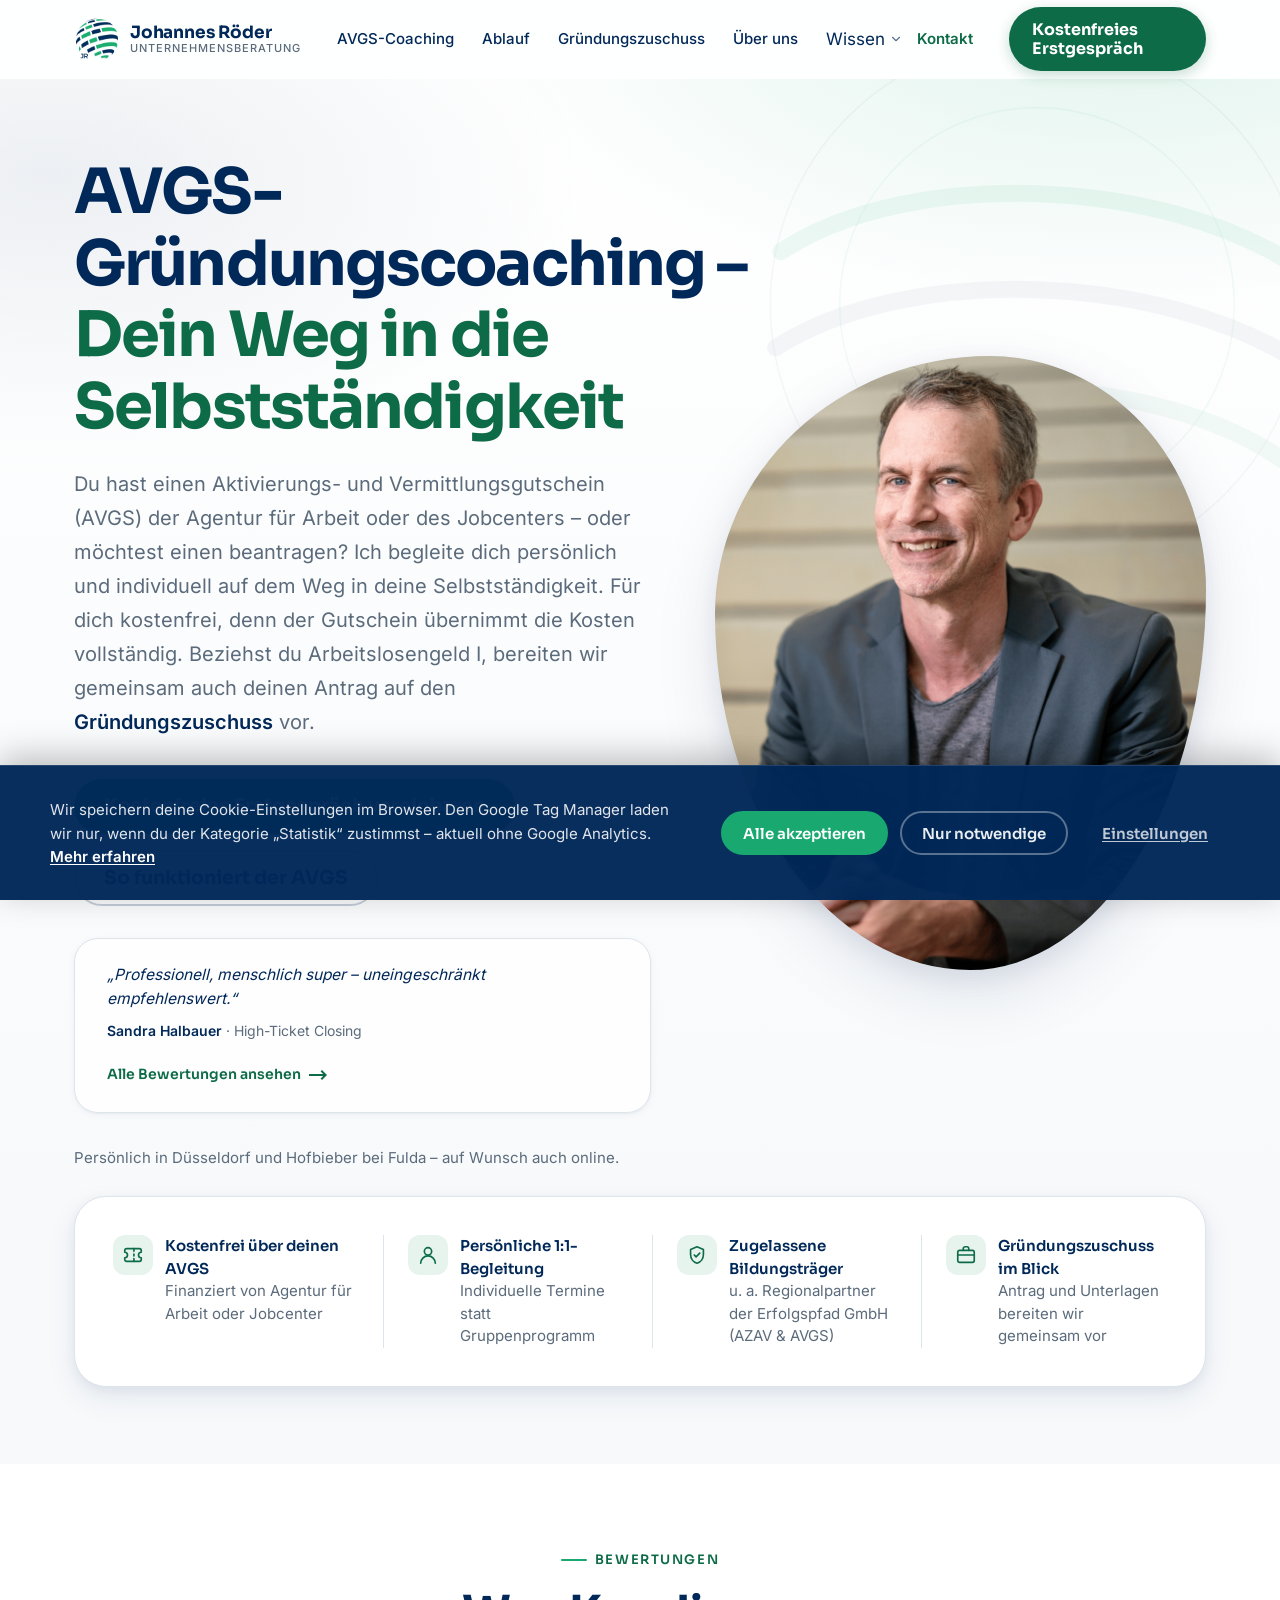
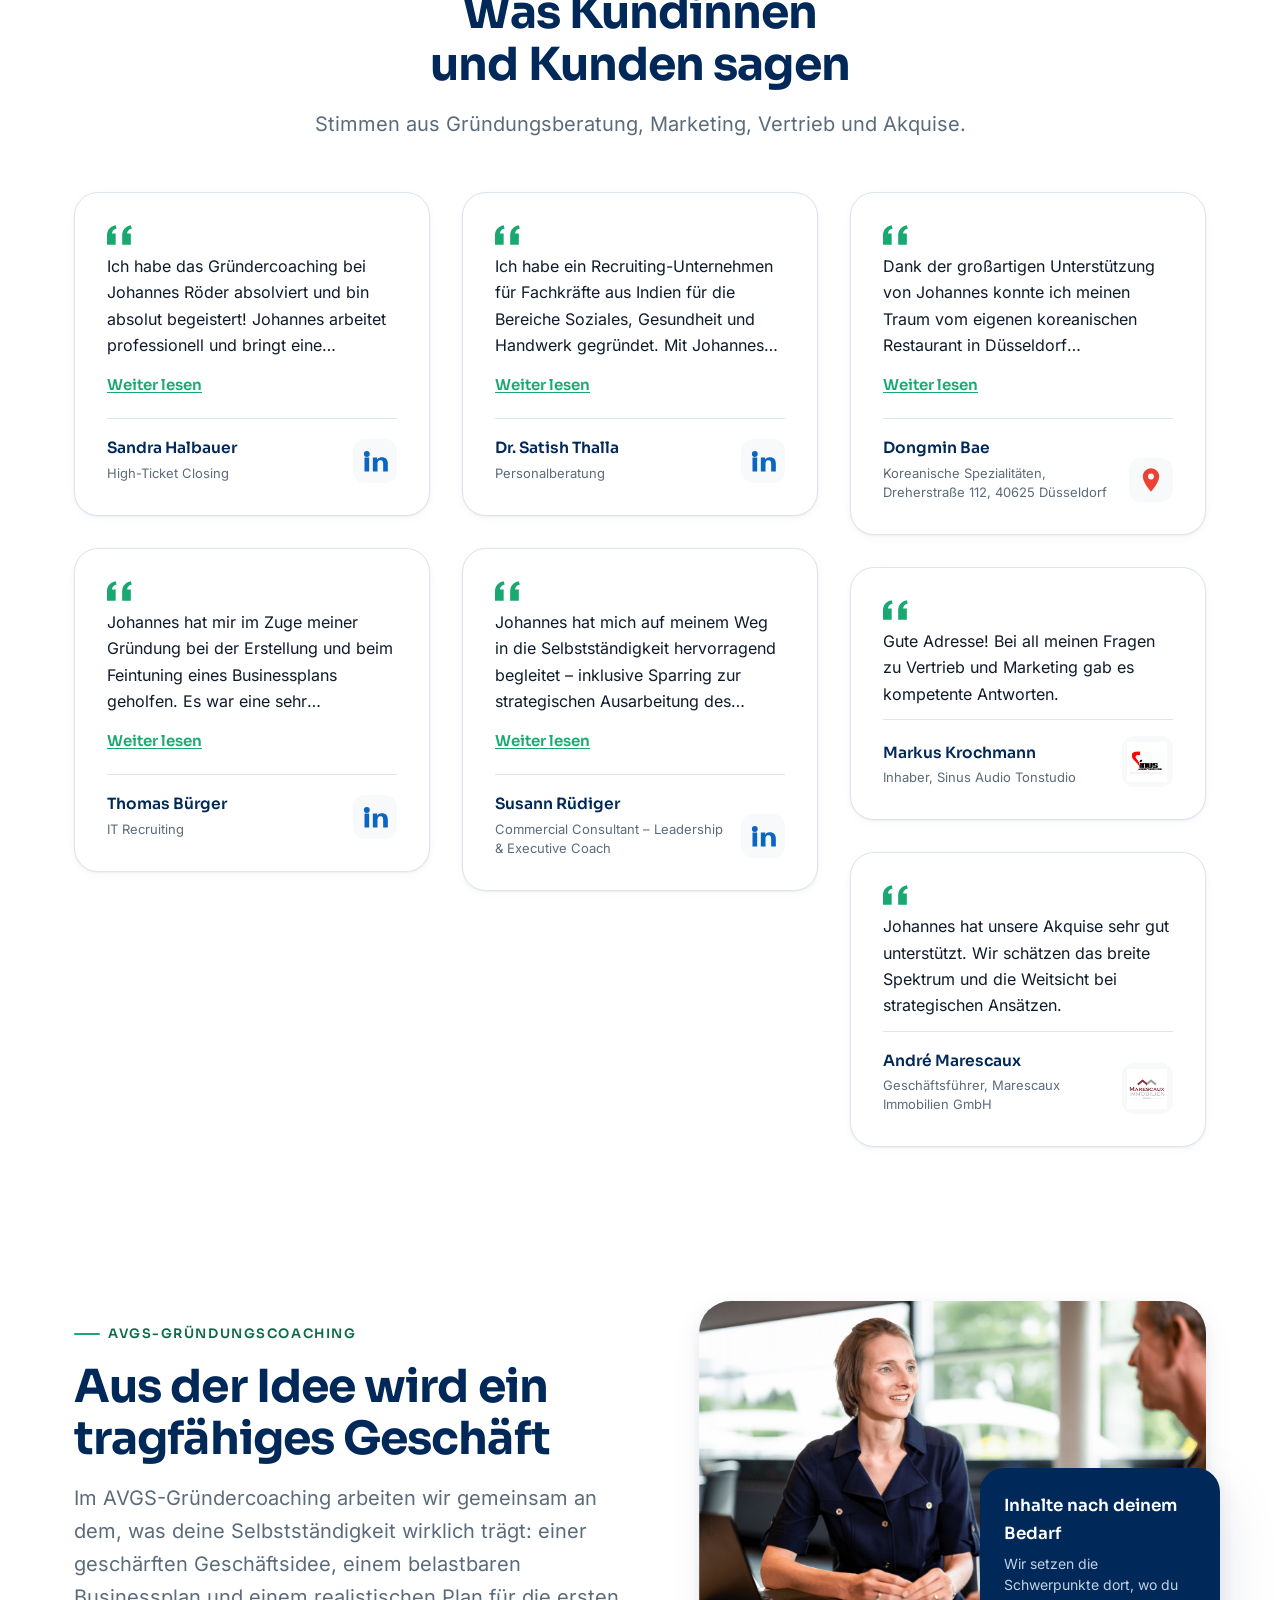
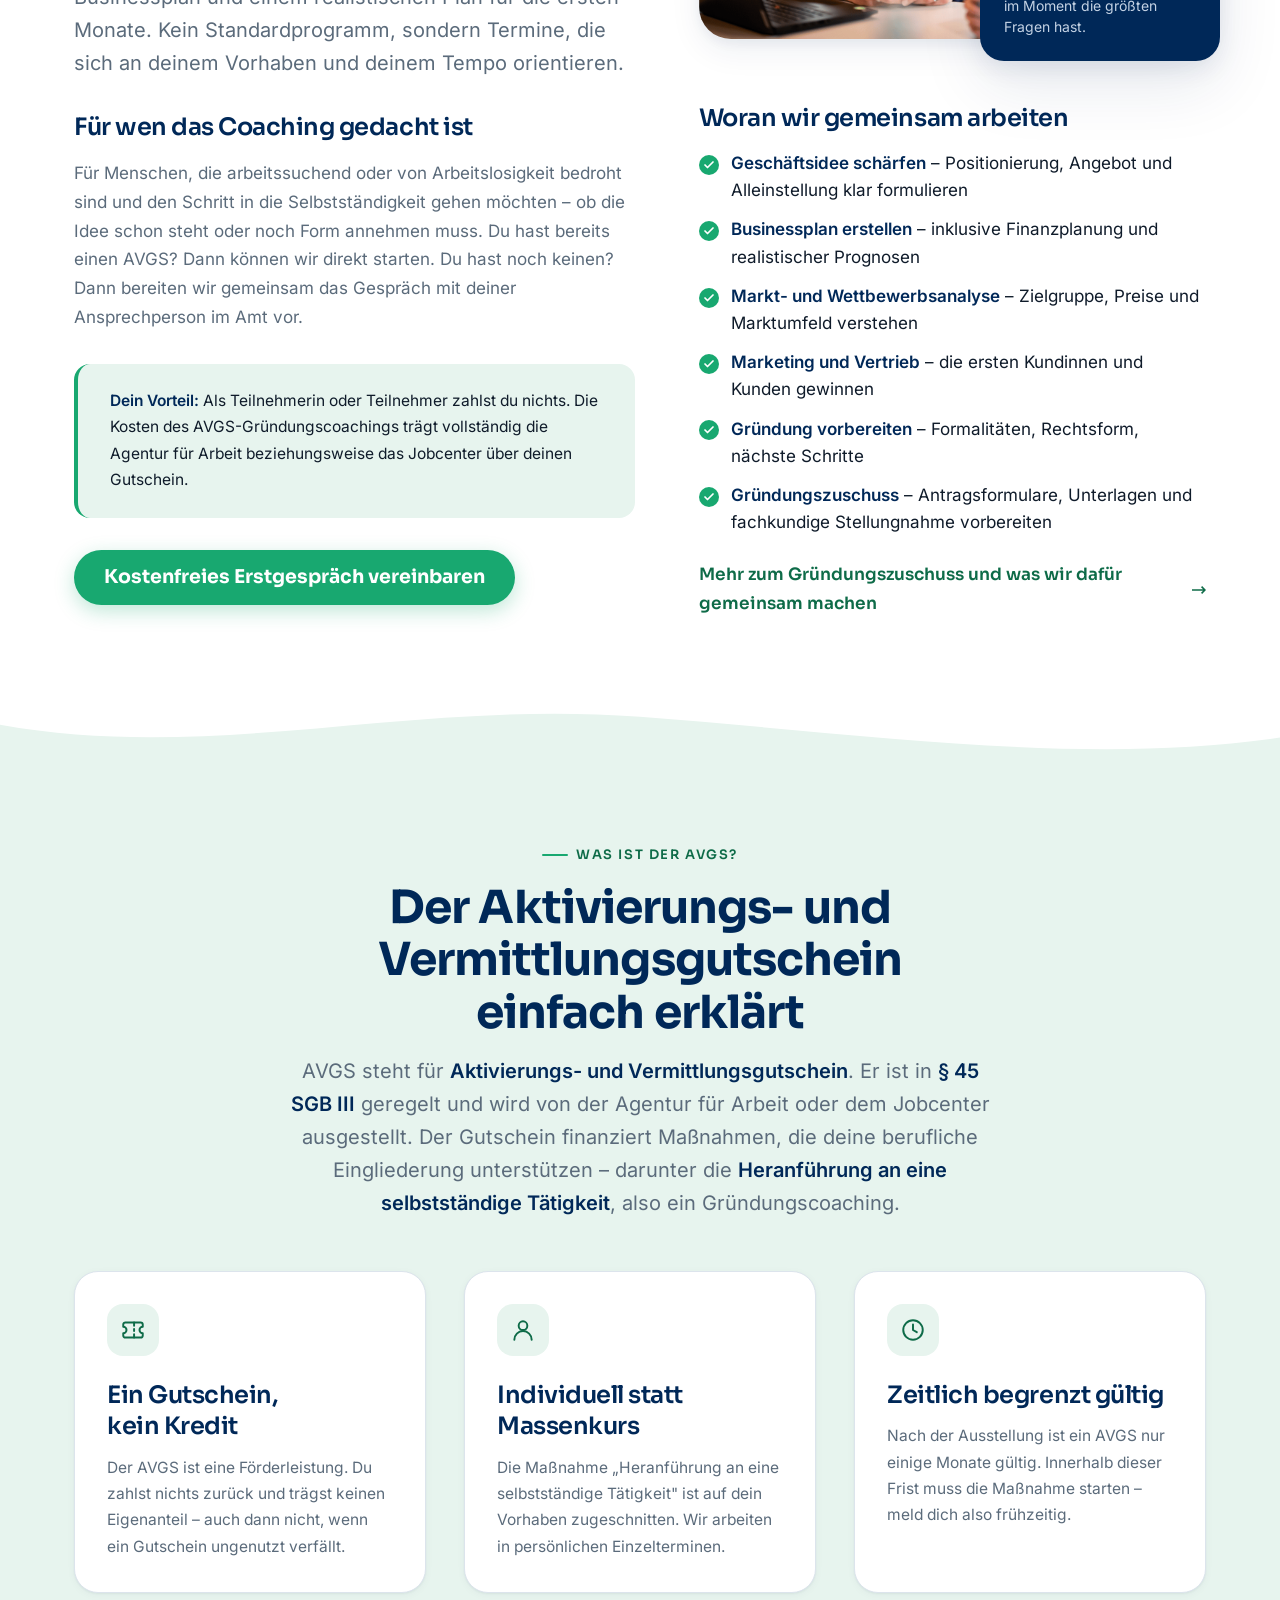
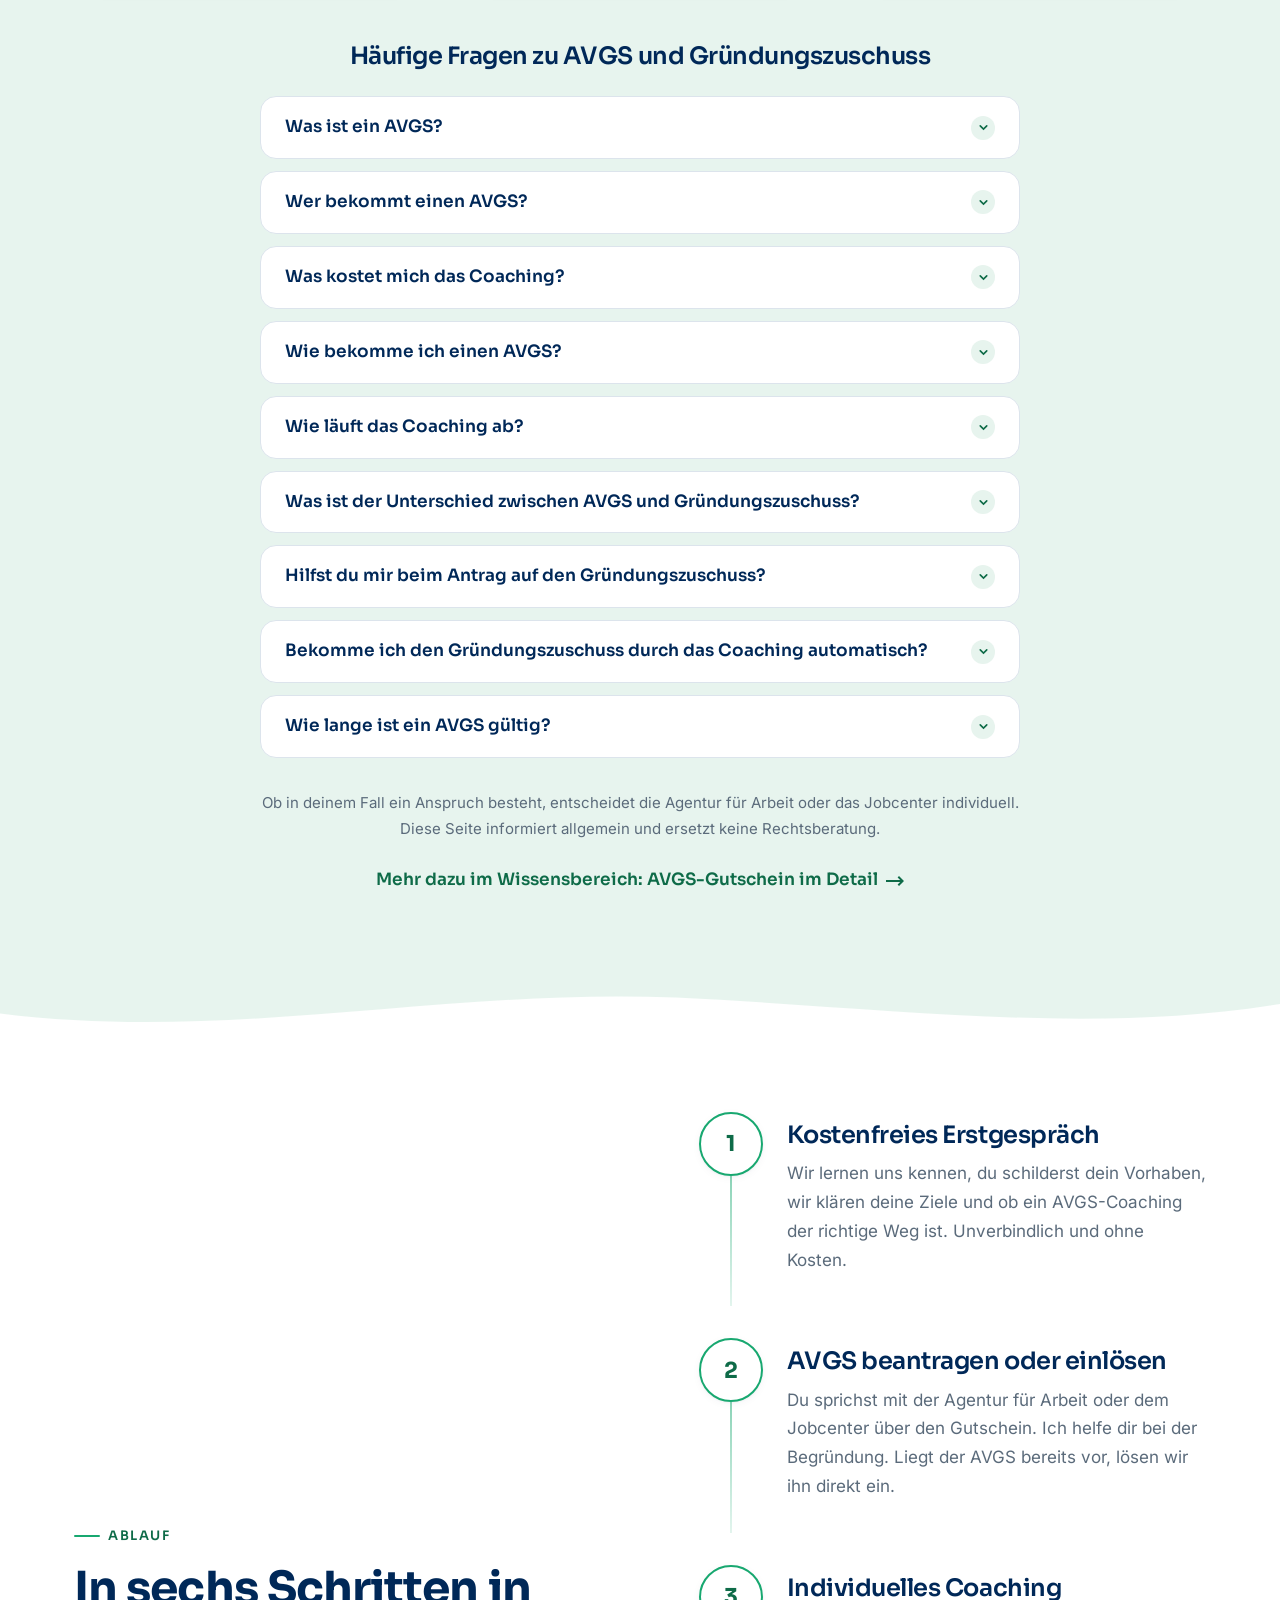
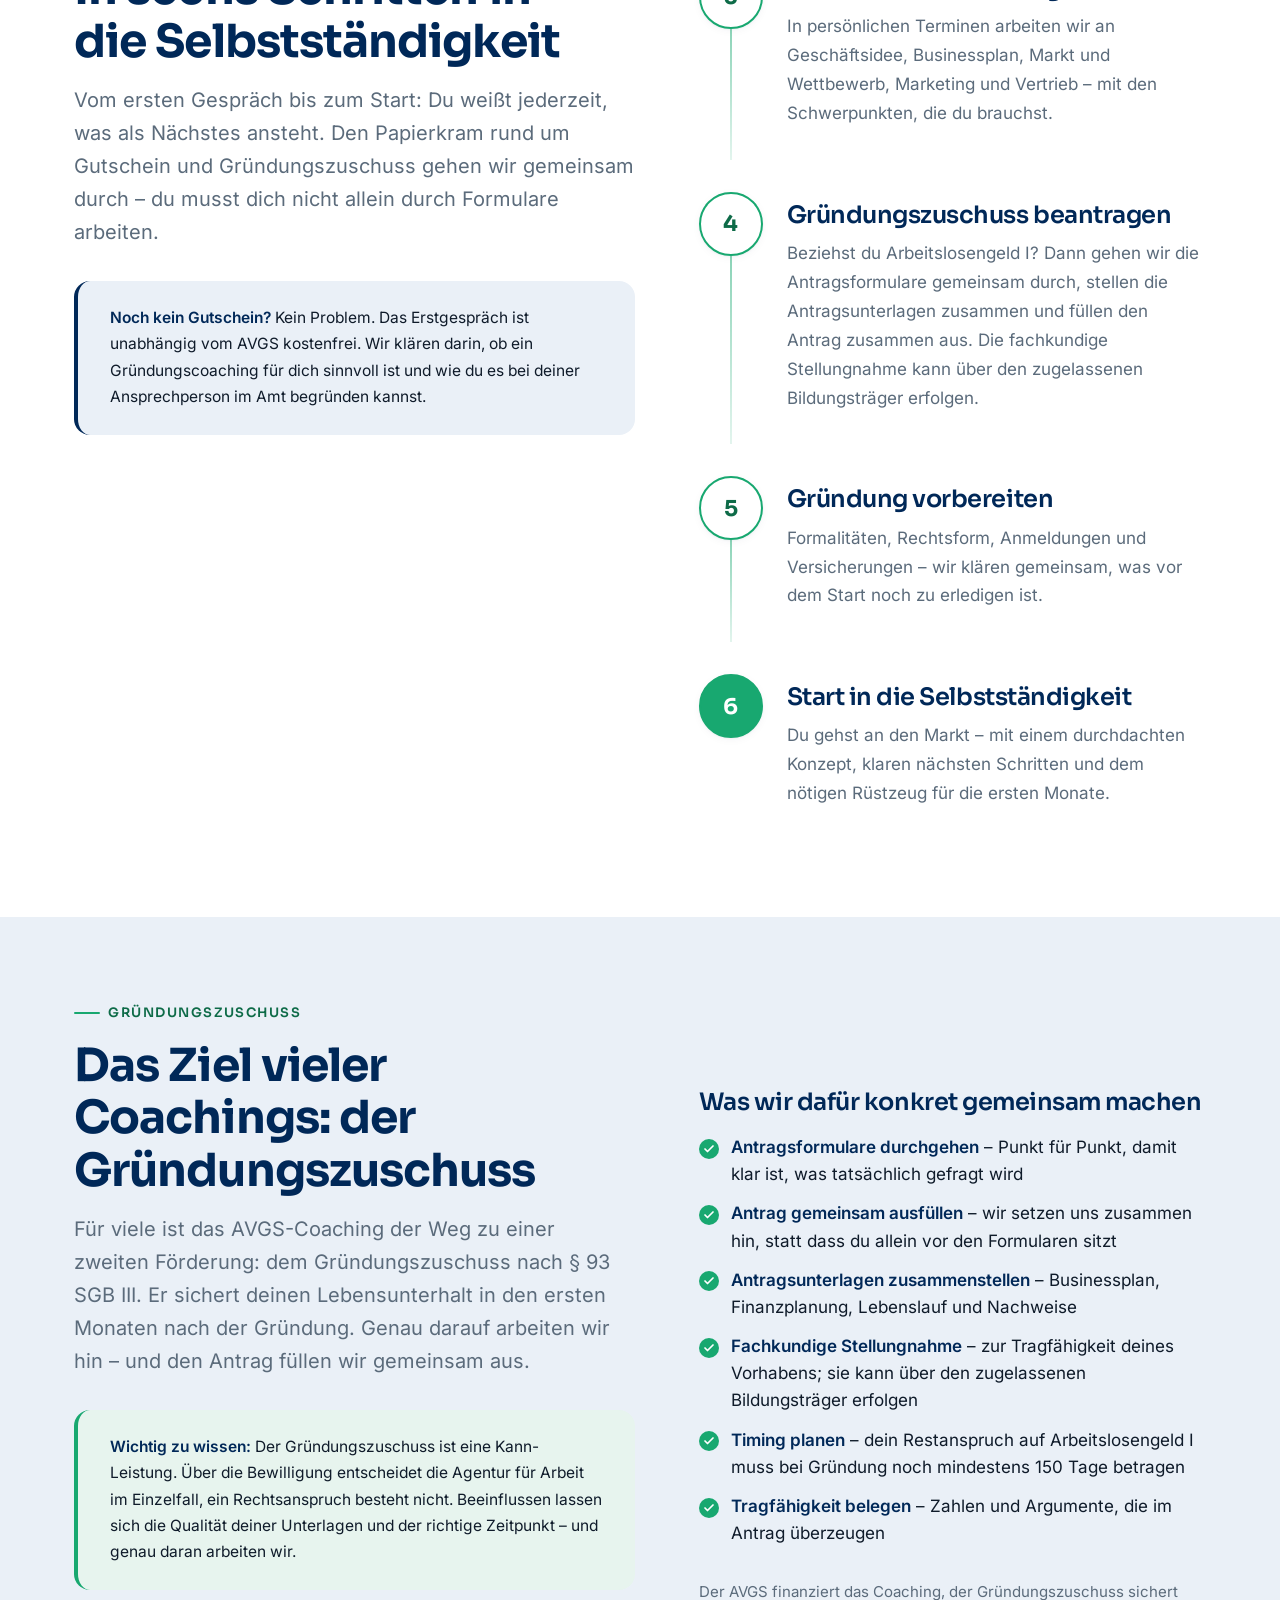
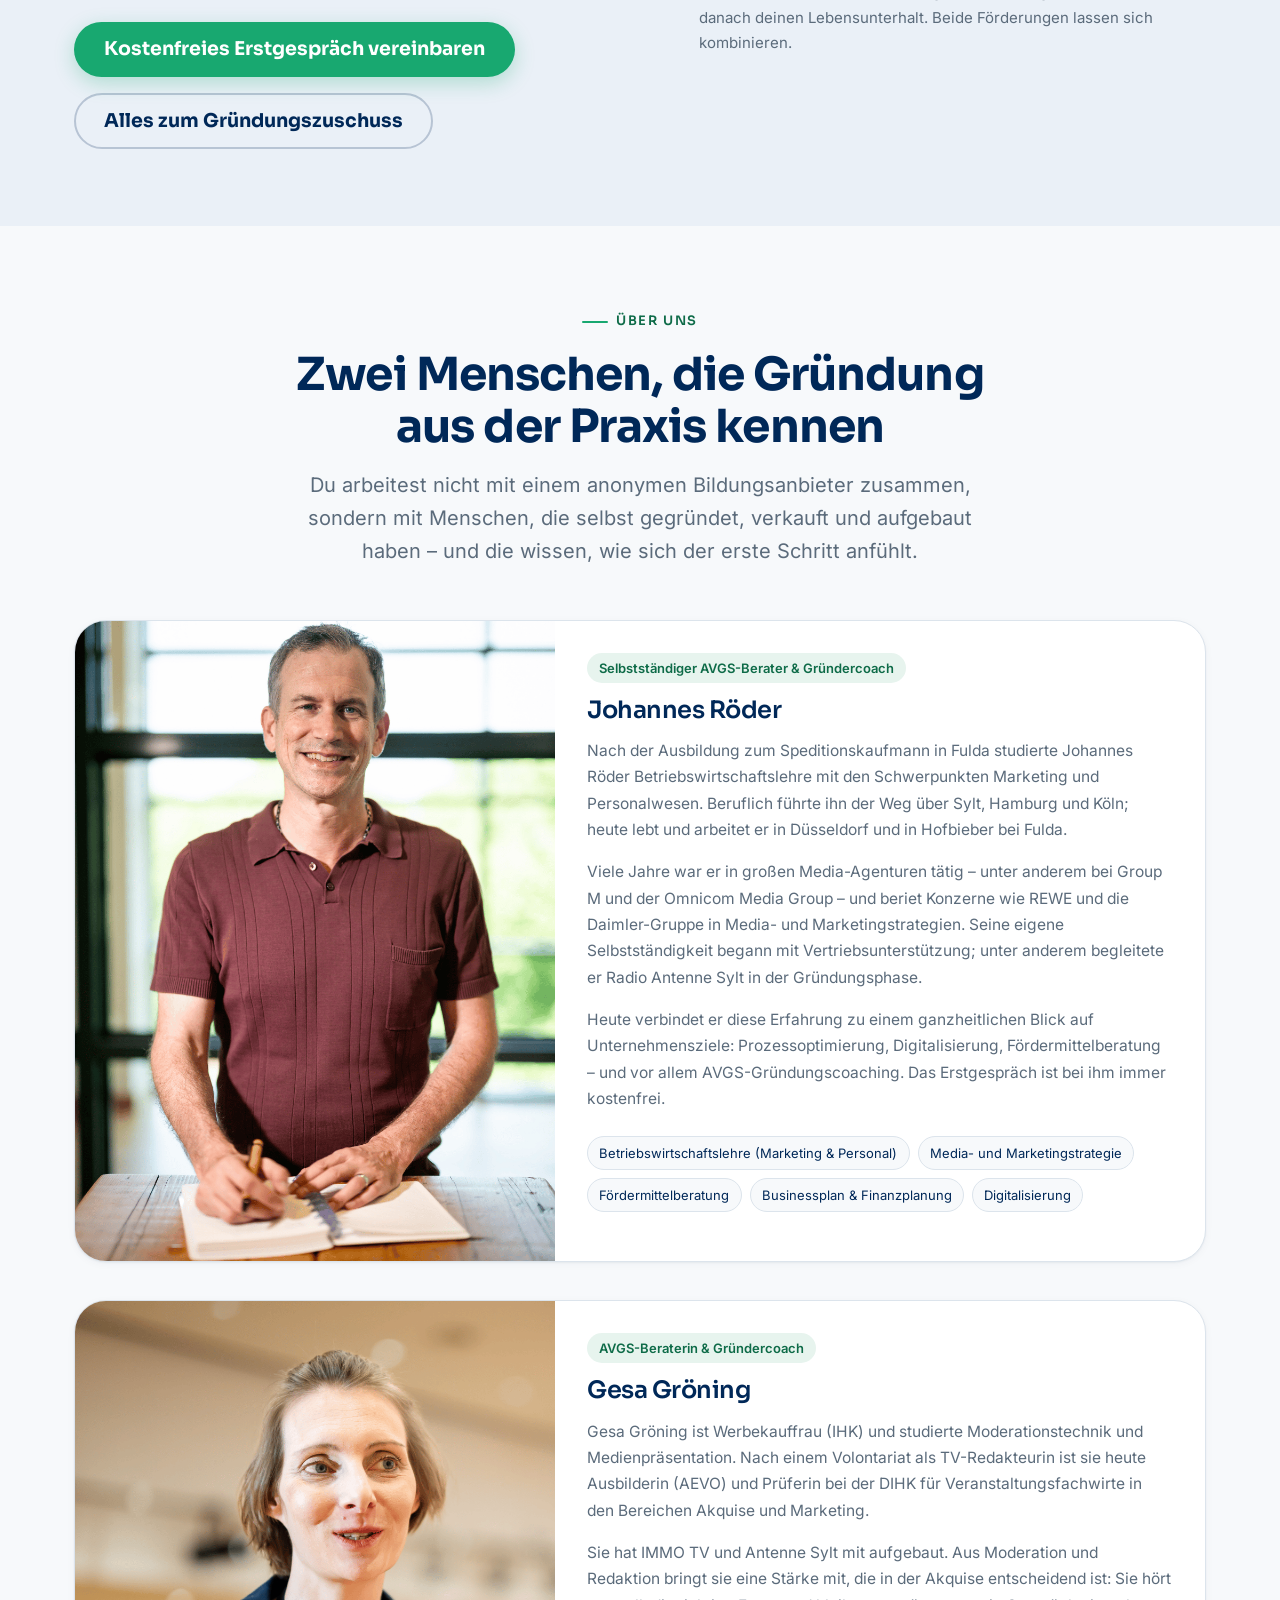
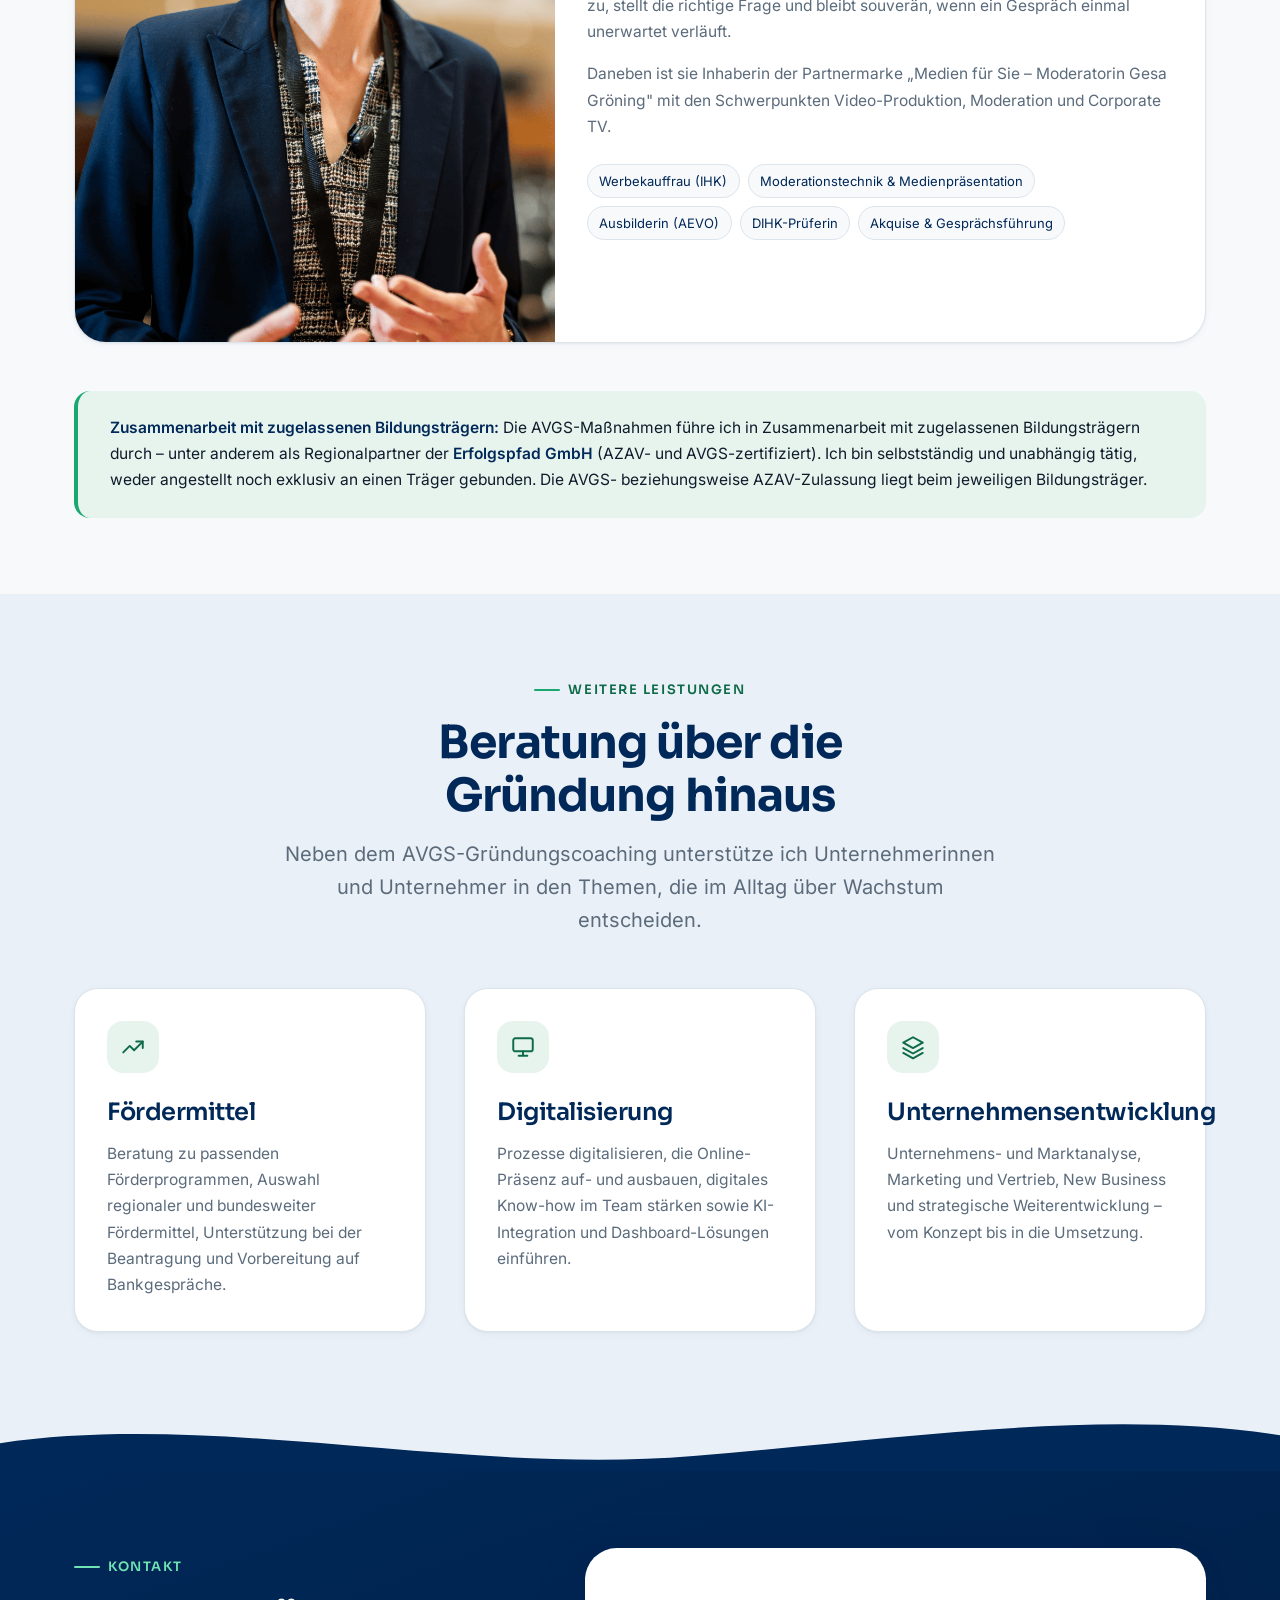
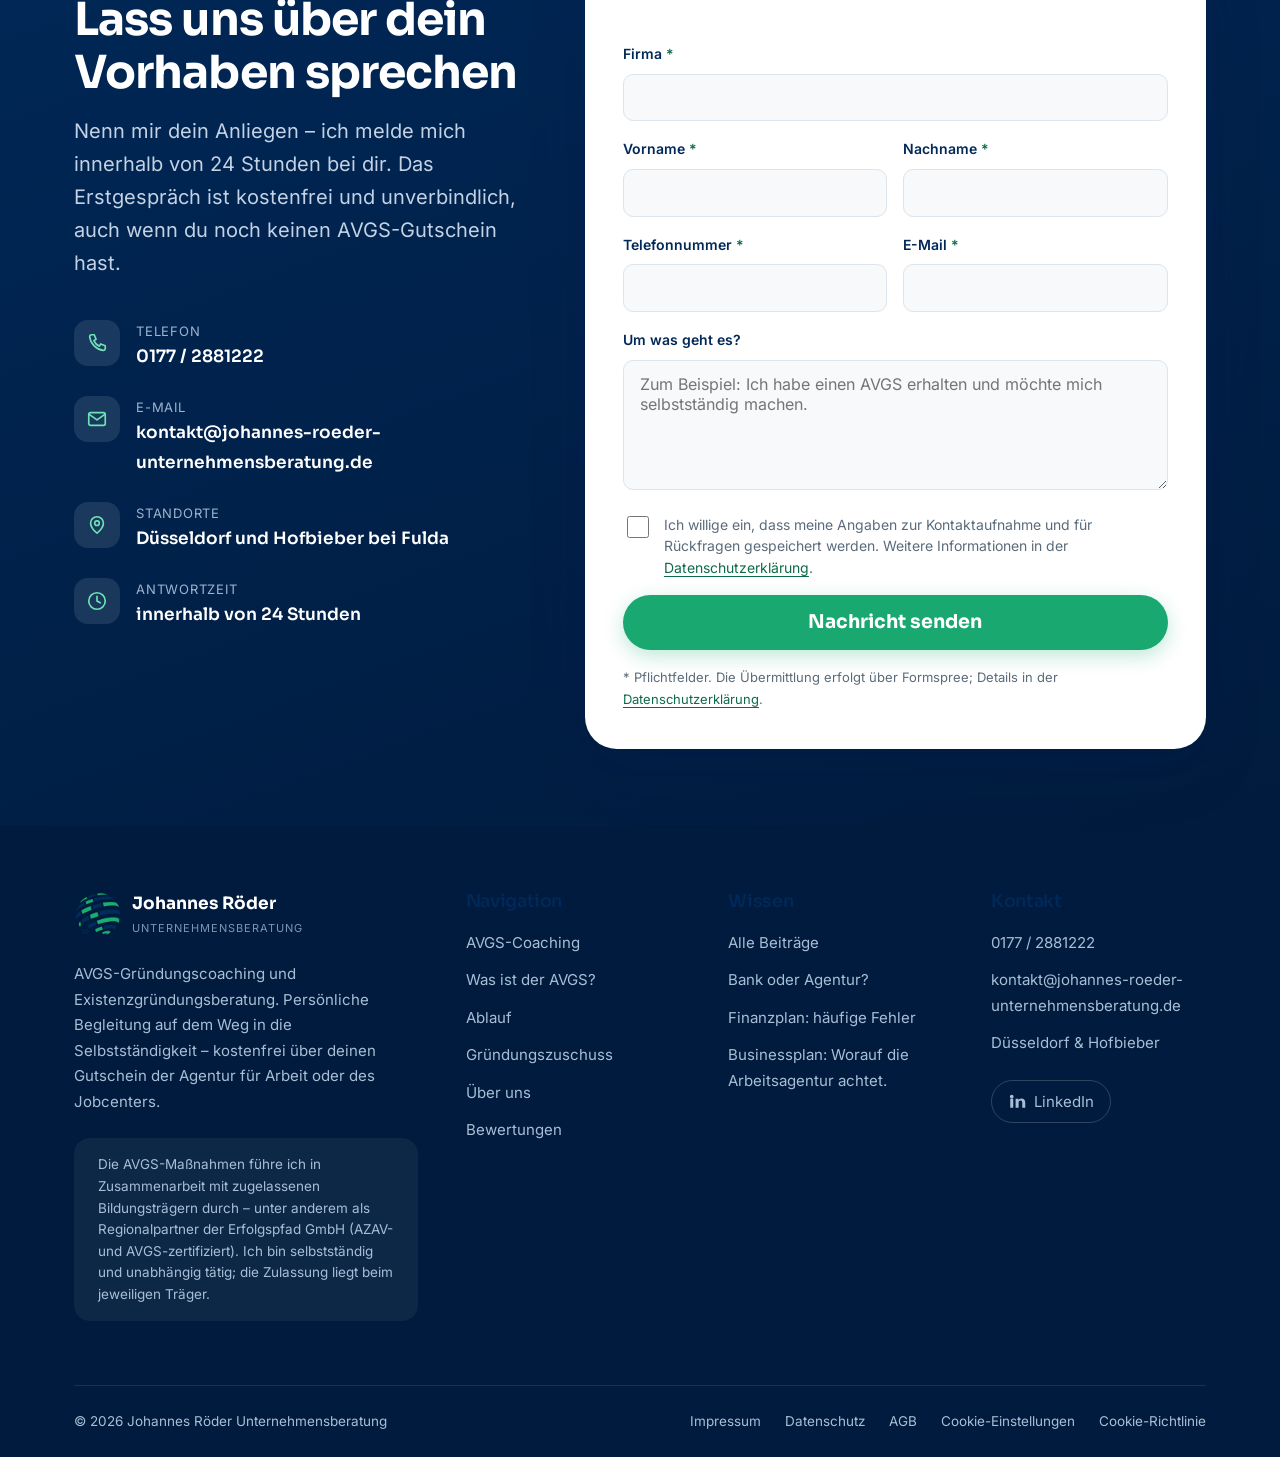
<file: index.html>
<!DOCTYPE html>
<html lang="de">
<head>
<meta charset="utf-8">
<meta name="viewport" content="width=device-width, initial-scale=1">

<!-- Title auf 58 Zeichen gehalten (Briefing: ca. 50–60), damit Google ihn
     nicht abschneidet. Die vollständige Botschaft trägt die H1. -->
<title>AVGS-Gründungscoaching kostenlos – in die Selbstständigkeit</title>
<meta name="description" content="AVGS-Gründungscoaching in Düsseldorf und Fulda – kostenfrei über deinen Gutschein. Inklusive Vorbereitung deines Antrags auf Gründungszuschuss.">
<link rel="canonical" href="https://www.johannes-roeder-unternehmensberatung.de/">
<meta name="robots" content="index, follow, max-image-preview:large, max-snippet:-1">
<meta name="author" content="Johannes Röder">

<!-- Open Graph / Social Preview -->
<meta property="og:type" content="website">
<meta property="og:locale" content="de_DE">
<meta property="og:site_name" content="Johannes Röder – Unternehmensberatung">
<meta property="og:title" content="AVGS-Gründungscoaching kostenlos – Dein Weg in die Selbstständigkeit">
<meta property="og:description" content="Persönliches AVGS-Gründungscoaching in Düsseldorf und Fulda. Löse deinen Gutschein der Agentur für Arbeit ein – kostenfreies Erstgespräch.">
<meta property="og:url" content="https://www.johannes-roeder-unternehmensberatung.de/">
<meta property="og:image" content="https://www.johannes-roeder-unternehmensberatung.de/assets/img/og-image.png">
<meta property="og:image:width" content="1200">
<meta property="og:image:height" content="630">
<meta property="og:image:alt" content="AVGS-Gründungscoaching bei Johannes Röder Unternehmensberatung">
<meta name="twitter:card" content="summary_large_image">
<meta name="twitter:title" content="AVGS-Gründungscoaching kostenlos – Dein Weg in die Selbstständigkeit">
<meta name="twitter:description" content="Persönliches AVGS-Gründungscoaching. Löse deinen Gutschein der Agentur für Arbeit ein – kostenfreies Erstgespräch.">
<meta name="twitter:image" content="https://www.johannes-roeder-unternehmensberatung.de/assets/img/og-image.png">

<!-- Icons -->
<link rel="icon" href="assets/img/favicon-32x32.png" sizes="32x32" type="image/png">
<link rel="icon" href="assets/img/favicon-16x16.png" sizes="16x16" type="image/png">
<link rel="apple-touch-icon" href="assets/img/apple-touch-icon.png">
<link rel="manifest" href="site.webmanifest">
<meta name="theme-color" content="#002858">

<script>
window.dataLayer = window.dataLayer || [];
function gtag(){dataLayer.push(arguments);}
gtag('consent', 'default', {
  ad_storage: 'denied',
  ad_user_data: 'denied',
  ad_personalization: 'denied',
  analytics_storage: 'denied',
  wait_for_update: 500
});
</script>

<!-- Schriften werden lokal ausgeliefert; kein externer Request. -->
<link rel="preload" href="assets/fonts/inter-latin.woff2" as="font" type="font/woff2" crossorigin>
<link rel="preload" href="assets/fonts/sora-latin.woff2" as="font" type="font/woff2" crossorigin>
<link rel="stylesheet" href="assets/css/styles.css">

<!-- Strukturierte Daten (JSON-LD) für Suchmaschinen und KI-Antwortsysteme.
     Kein AggregateRating/Review-Schema – es gibt kein verifizierbares
     externes Bewertungsprofil. -->
<script type="application/ld+json">
{
  "@context": "https://schema.org",
  "@graph": [
    {
      "@type": "WebSite",
      "@id": "https://www.johannes-roeder-unternehmensberatung.de/#website",
      "url": "https://www.johannes-roeder-unternehmensberatung.de/",
      "name": "Johannes Röder – Unternehmensberatung",
      "description": "AVGS-Gründungscoaching und Unternehmensberatung von Johannes Röder.",
      "inLanguage": "de-DE",
      "publisher": { "@id": "https://www.johannes-roeder-unternehmensberatung.de/#organisation" }
    },
    {
      "@type": "ProfessionalService",
      "@id": "https://www.johannes-roeder-unternehmensberatung.de/#organisation",
      "name": "Johannes Röder Unternehmensberatung",
      "description": "AVGS-Gründungscoaching und Existenzgründungsberatung. Individuelle Begleitung auf dem Weg in die Selbstständigkeit – finanziert über den Aktivierungs- und Vermittlungsgutschein (AVGS) der Agentur für Arbeit oder des Jobcenters. Durchführung in Zusammenarbeit mit zugelassenen Bildungsträgern.",
      "url": "https://www.johannes-roeder-unternehmensberatung.de/",
      "telephone": "+49-177-2881222",
      "email": "kontakt@johannes-roeder-unternehmensberatung.de",
      "logo": "https://www.johannes-roeder-unternehmensberatung.de/assets/img/logo.png",
      "image": "https://www.johannes-roeder-unternehmensberatung.de/assets/img/og-image.png",
      "priceRange": "Kostenfrei über AVGS",
      "address": {
        "@type": "PostalAddress",
        "streetAddress": "Mühlenweg 8",
        "postalCode": "36145",
        "addressLocality": "Hofbieber",
        "addressRegion": "Hessen",
        "addressCountry": "DE"
      },
      "areaServed": [
        { "@type": "City", "name": "Düsseldorf" },
        { "@type": "City", "name": "Fulda" },
        { "@type": "Country", "name": "Deutschland" }
      ],
      "founder": { "@id": "https://www.johannes-roeder-unternehmensberatung.de/#johannes-roeder" },
      "employee": [
        { "@id": "https://www.johannes-roeder-unternehmensberatung.de/#johannes-roeder" },
        { "@id": "https://www.johannes-roeder-unternehmensberatung.de/#gesa-groening" }
      ],
      "knowsAbout": [
        "AVGS-Gründungscoaching",
        "Aktivierungs- und Vermittlungsgutschein",
        "Existenzgründungsberatung",
        "Gründungszuschuss",
        "Fördermittelberatung",
        "Digitalisierung",
        "Unternehmensentwicklung"
      ],
      "hasOfferCatalog": {
        "@type": "OfferCatalog",
        "name": "Leistungen",
        "itemListElement": [
          { "@type": "Offer", "itemOffered": { "@type": "Service", "name": "AVGS-Gründungscoaching", "description": "Individuelle Heranführung an die Selbstständigkeit nach § 45 SGB III, für Teilnehmende kostenfrei über den AVGS." } },
          { "@type": "Offer", "itemOffered": { "@type": "Service", "name": "Vorbereitung des Antrags auf Gründungszuschuss", "description": "Antragsformulare gemeinsam durchgehen, Antragsunterlagen zusammenstellen und den Antrag auf Gründungszuschuss nach § 93 SGB III zusammen ausfüllen. Die fachkundige Stellungnahme kann über den zugelassenen Bildungsträger erfolgen." } },
          { "@type": "Offer", "itemOffered": { "@type": "Service", "name": "Fördermittelberatung", "description": "Auswahl und Beantragung regionaler und bundesweiter Fördermittel, Vorbereitung auf Bankgespräche." } },
          { "@type": "Offer", "itemOffered": { "@type": "Service", "name": "Digitalisierung", "description": "Prozesse digitalisieren, Online-Präsenz aufbauen, KI-Integration und Dashboard-Lösungen." } },
          { "@type": "Offer", "itemOffered": { "@type": "Service", "name": "Unternehmensentwicklung", "description": "Unternehmens- und Marktanalyse, Marketing, Vertrieb, New Business und Strategie." } }
        ]
      }
    },
    {
      "@type": "Person",
      "@id": "https://www.johannes-roeder-unternehmensberatung.de/#johannes-roeder",
      "name": "Johannes Röder",
      "jobTitle": "Selbstständiger AVGS-Berater und Gründercoach",
      "description": "Johannes Röder ist selbstständiger Gründercoach und Unternehmensberater. Nach einer Ausbildung zum Speditionskaufmann studierte er Betriebswirtschaftslehre mit den Schwerpunkten Marketing und Personalwesen. Er war langjährig in großen Media-Agenturen tätig und beriet Konzerne wie REWE und die Daimler-Gruppe. Heute begleitet er Menschen mit AVGS in die Selbstständigkeit.",
      "url": "https://www.johannes-roeder-unternehmensberatung.de/#ueber-uns",
      "worksFor": { "@id": "https://www.johannes-roeder-unternehmensberatung.de/#organisation" },
      "knowsAbout": ["AVGS-Gründungscoaching", "Existenzgründung", "Fördermittel", "Marketing", "Vertrieb", "Digitalisierung"],
      "homeLocation": { "@type": "Place", "name": "Düsseldorf und Hofbieber bei Fulda" }
    },
    {
      "@type": "Person",
      "@id": "https://www.johannes-roeder-unternehmensberatung.de/#gesa-groening",
      "name": "Gesa Gröning",
      "jobTitle": "AVGS-Beraterin und Gründercoach",
      "description": "Gesa Gröning ist AVGS-Beraterin und Gründercoach. Sie ist Werbekauffrau (IHK) mit einem Studium in Moderationstechnik und Medienpräsentation, absolvierte ein Volontariat als TV-Redakteurin, ist Ausbilderin (AEVO) und Prüferin bei der DIHK für Veranstaltungsfachwirte in Akquise und Marketing.",
      "url": "https://www.johannes-roeder-unternehmensberatung.de/#ueber-uns",
      "worksFor": { "@id": "https://www.johannes-roeder-unternehmensberatung.de/#organisation" },
      "knowsAbout": ["AVGS-Gründungscoaching", "Akquise", "Marketing", "Moderation", "Medienproduktion"]
    },
    {
      "@type": "FAQPage",
      "@id": "https://www.johannes-roeder-unternehmensberatung.de/#faq",
      "mainEntity": [
        {
          "@type": "Question",
          "name": "Was ist ein AVGS?",
          "acceptedAnswer": {
            "@type": "Answer",
            "text": "AVGS steht für Aktivierungs- und Vermittlungsgutschein. Er ist ein Förderinstrument nach § 45 SGB III, das die Agentur für Arbeit oder das Jobcenter ausstellt. Mit dem Gutschein werden Maßnahmen zur beruflichen Eingliederung finanziert – unter anderem die Heranführung an eine selbstständige Tätigkeit, also ein Gründungscoaching."
          }
        },
        {
          "@type": "Question",
          "name": "Wer bekommt einen AVGS?",
          "acceptedAnswer": {
            "@type": "Answer",
            "text": "Infrage kommen grundsätzlich Menschen, die arbeitslos oder von Arbeitslosigkeit bedroht sind oder Arbeit suchen. Der AVGS ist in der Regel eine Ermessensleistung: Ob im Einzelfall ein Gutschein ausgestellt wird, entscheidet die Agentur für Arbeit beziehungsweise das Jobcenter individuell. Ein Rechtsanspruch besteht in der Regel nicht."
          }
        },
        {
          "@type": "Question",
          "name": "Was kostet mich das Coaching?",
          "acceptedAnswer": {
            "@type": "Answer",
            "text": "Als Teilnehmerin oder Teilnehmer ist das Coaching für dich kostenfrei. Die Kosten werden vollständig über den AVGS von der Agentur für Arbeit oder dem Jobcenter getragen. Ein Eigenanteil fällt nicht an. Auch das Erstgespräch ist kostenfrei und unverbindlich."
          }
        },
        {
          "@type": "Question",
          "name": "Wie bekomme ich einen AVGS?",
          "acceptedAnswer": {
            "@type": "Answer",
            "text": "Sprich mit deiner Ansprechperson bei der Agentur für Arbeit oder im Jobcenter über deinen Wunsch nach einem Gründungscoaching und begründe, warum die Maßnahme deine berufliche Eingliederung unterstützt. Ein Tipp: Wenn möglich sprich mich vor dem Termin an. Ich stelle dir ein Empfehlungsschreiben aus, mit dem die Wahrscheinlichkeit auf einen AVGS höher ist. Zudem ist es mit dieser Empfehlung möglich eine höhere Stundenzahl zu bekommen."
          }
        },
        {
          "@type": "Question",
          "name": "Wie läuft das Coaching ab?",
          "acceptedAnswer": {
            "@type": "Answer",
            "text": "Am Anfang steht ein kostenfreies Erstgespräch zum Kennenlernen und zur Klärung deiner Ziele. Anschließend arbeiten wir in individuellen Einzelterminen an deinem Vorhaben: Geschäftsidee schärfen, Businessplan erstellen, Markt und Wettbewerb analysieren, Marketing und Vertrieb aufbauen sowie die konkreten Gründungsschritte planen. Inhalte und Umfang richten sich nach deinem Bedarf und dem bewilligten Gutschein."
          }
        },
        {
          "@type": "Question",
          "name": "Was ist der Unterschied zwischen AVGS und Gründungszuschuss?",
          "acceptedAnswer": {
            "@type": "Answer",
            "text": "Der AVGS finanziert das Coaching, also die Beratung und Vorbereitung auf dem Weg in die Selbstständigkeit. Der Gründungszuschuss nach § 93 SGB III ist dagegen eine finanzielle Unterstützung zum Lebensunterhalt nach der Gründung und richtet sich an Empfängerinnen und Empfänger von Arbeitslosengeld I. Beides lässt sich kombinieren: Im AVGS-Coaching bereiten wir unter anderem deinen Antrag auf den Gründungszuschuss vor."
          }
        },
        {
          "@type": "Question",
          "name": "Hilfst du mir beim Antrag auf den Gründungszuschuss?",
          "acceptedAnswer": {
            "@type": "Answer",
            "text": "Ja. Im Coaching gehen wir die Antragsformulare Punkt für Punkt gemeinsam durch, stellen die erforderlichen Antragsunterlagen zusammen – Businessplan, Finanzplanung, Lebenslauf und Nachweise – und füllen den Antrag zusammen aus. Auch die fachkundige Stellungnahme zur Tragfähigkeit des Vorhabens wird vorbereitet; sie kann über den zugelassenen Bildungsträger erfolgen."
          }
        },
        {
          "@type": "Question",
          "name": "Bekomme ich den Gründungszuschuss durch das Coaching automatisch?",
          "acceptedAnswer": {
            "@type": "Answer",
            "text": "Nein. Der Gründungszuschuss nach § 93 SGB III ist eine Kann-Leistung: Über die Bewilligung entscheidet die Agentur für Arbeit im Einzelfall, ein Rechtsanspruch besteht nicht. Beeinflussen lassen sich die Qualität der Antragsunterlagen und der Zeitpunkt der Antragstellung – genau daran arbeiten wir im Coaching."
          }
        },
        {
          "@type": "Question",
          "name": "Wie lange ist ein AVGS gültig?",
          "acceptedAnswer": {
            "@type": "Answer",
            "text": "Ein AVGS ist nach der Ausstellung nur für einen begrenzten Zeitraum gültig – üblicherweise einige Monate. Innerhalb dieser Frist muss die Maßnahme beginnen. Die konkrete Gültigkeitsdauer steht auf deinem Gutschein. Meld dich deshalb frühzeitig, damit wir den Start rechtzeitig planen können."
          }
        }
      ]
    }
  ]
}
</script>
</head>

<body>
<a class="skip-link" href="#main">Zum Hauptinhalt springen</a>

<!-- Icon-Sprite: alle Symbole inline, damit keine externen Requests
     nötig sind und die Icons die Textfarbe erben. -->
<svg class="icon-sprite" aria-hidden="true" focusable="false">
  <defs>
    <symbol id="i-ticket" viewBox="0 0 24 24" fill="none" stroke="currentColor" stroke-width="1.8" stroke-linecap="round" stroke-linejoin="round"><path d="M3 9V7a2 2 0 0 1 2-2h14a2 2 0 0 1 2 2v2a3 3 0 0 0 0 6v2a2 2 0 0 1-2 2H5a2 2 0 0 1-2-2v-2a3 3 0 0 0 0-6Z"/><path d="M13 5v3M13 11v2M13 16v3"/></symbol>
    <symbol id="i-user" viewBox="0 0 24 24" fill="none" stroke="currentColor" stroke-width="1.8" stroke-linecap="round" stroke-linejoin="round"><circle cx="12" cy="8" r="4"/><path d="M4 21a8 8 0 0 1 16 0"/></symbol>
    <symbol id="i-shield" viewBox="0 0 24 24" fill="none" stroke="currentColor" stroke-width="1.8" stroke-linecap="round" stroke-linejoin="round"><path d="M12 3l7 3v5.5c0 4.4-2.9 8.3-7 9.5-4.1-1.2-7-5.1-7-9.5V6Z"/><path d="M9 12l2 2 4-4"/></symbol>
    <symbol id="i-briefcase" viewBox="0 0 24 24" fill="none" stroke="currentColor" stroke-width="1.8" stroke-linecap="round" stroke-linejoin="round"><rect x="3" y="7" width="18" height="13" rx="2"/><path d="M9 7V5a2 2 0 0 1 2-2h2a2 2 0 0 1 2 2v2M3 12h18"/></symbol>
    <symbol id="i-trending" viewBox="0 0 24 24" fill="none" stroke="currentColor" stroke-width="1.8" stroke-linecap="round" stroke-linejoin="round"><path d="M3 17l6-6 4 4 8-8"/><path d="M15 7h6v6"/></symbol>
    <symbol id="i-monitor" viewBox="0 0 24 24" fill="none" stroke="currentColor" stroke-width="1.8" stroke-linecap="round" stroke-linejoin="round"><rect x="3" y="4" width="18" height="12" rx="2"/><path d="M8 20h8M12 16v4"/></symbol>
    <symbol id="i-layers" viewBox="0 0 24 24" fill="none" stroke="currentColor" stroke-width="1.8" stroke-linecap="round" stroke-linejoin="round"><path d="M12 3l9 5-9 5-9-5Z"/><path d="M3 13l9 5 9-5M3 17.5l9 5 9-5"/></symbol>
    <symbol id="i-phone" viewBox="0 0 24 24" fill="none" stroke="currentColor" stroke-width="1.8" stroke-linecap="round" stroke-linejoin="round"><path d="M6 3h3l2 5-2.5 1.5a12 12 0 0 0 6 6L16 13l5 2v3a2 2 0 0 1-2.2 2A17 17 0 0 1 4 5.2 2 2 0 0 1 6 3Z"/></symbol>
    <symbol id="i-mail" viewBox="0 0 24 24" fill="none" stroke="currentColor" stroke-width="1.8" stroke-linecap="round" stroke-linejoin="round"><rect x="3" y="5" width="18" height="14" rx="2"/><path d="M3.5 7l8.5 6 8.5-6"/></symbol>
    <symbol id="i-pin" viewBox="0 0 24 24" fill="none" stroke="currentColor" stroke-width="1.8" stroke-linecap="round" stroke-linejoin="round"><path d="M12 21s7-6.1 7-11a7 7 0 1 0-14 0c0 4.9 7 11 7 11Z"/><circle cx="12" cy="10" r="2.5"/></symbol>
    <symbol id="i-clock" viewBox="0 0 24 24" fill="none" stroke="currentColor" stroke-width="1.8" stroke-linecap="round" stroke-linejoin="round"><circle cx="12" cy="12" r="9"/><path d="M12 7v5l3.5 2"/></symbol>
    <symbol id="i-check" viewBox="0 0 24 24" fill="none" stroke="currentColor" stroke-width="2.4" stroke-linecap="round" stroke-linejoin="round"><path d="M20 6L9 17l-5-5"/></symbol>
    <symbol id="i-linkedin" viewBox="0 0 24 24" fill="currentColor"><path d="M4.98 3.5a2.5 2.5 0 1 1 0 5 2.5 2.5 0 0 1 0-5ZM3 9h4v12H3V9Zm7 0h3.8v1.7h.05c.53-.95 1.83-1.95 3.76-1.95C21.6 8.75 23 11 23 14.3V21h-4v-6c0-1.6-.03-3.66-2.25-3.66-2.25 0-2.6 1.73-2.6 3.54V21h-4V9Z"/></symbol>
    <symbol id="i-maps" viewBox="0 0 24 24" fill="none"><path d="M12 2C8.13 2 5 5.13 5 9c0 5.25 7 13 7 13s7-7.75 7-13c0-3.87-3.13-7-7-7Z" fill="#EA4335"/><circle cx="12" cy="9" r="2.5" fill="#fff"/></symbol>
    <symbol id="i-quote" viewBox="0 0 24 18" fill="currentColor"><path d="M0 18V9.6C0 4.3 3 .9 8 0l.9 2.9C6 3.8 4.6 5.4 4.6 7.6H8V18H0Zm14 0V9.6c0-5.3 3-8.7 8-9.6l.9 2.9c-2.9.9-4.3 2.5-4.3 4.7H22V18h-8Z"/></symbol>
  </defs>
</svg>

<!-- ===================== HEADER ===================== -->
<header class="site-header">
  <div class="container site-header__inner">
    <a class="brand" href="index.html" aria-label="Johannes Röder Unternehmensberatung – zur Startseite">
      <img class="brand__logo" src="assets/img/logo.png" alt="" width="44" height="44" aria-hidden="true">
      <span class="brand__text">
        <span class="brand__name">Johannes Röder</span>
        <span class="brand__tag">Unternehmensberatung</span>
      </span>
    </a>

    <button class="nav-toggle" type="button" aria-expanded="false" aria-controls="primary-nav" aria-label="Menü öffnen">
      <span class="nav-toggle__bars" aria-hidden="true"><span></span><span></span><span></span></span>
    </button>

    <nav class="nav" id="primary-nav" aria-label="Hauptnavigation">
      <ul class="nav__list">
        <li><a class="nav__link" href="#avgs-coaching">AVGS-Coaching</a></li>
        <li><a class="nav__link" href="#ablauf">Ablauf</a></li>
        <li><a class="nav__link" href="#gruendungszuschuss">Gründungszuschuss</a></li>
        <li><a class="nav__link" href="#ueber-uns">Über uns</a></li>
        <li class="nav__item nav__item--submenu">
          <button type="button" class="nav__link nav__trigger" aria-expanded="false" aria-controls="nav-wissen-submenu">
            Wissen
            <svg class="nav__chevron" width="14" height="14" viewBox="0 0 24 24" fill="none" stroke="currentColor" stroke-width="2" stroke-linecap="round" stroke-linejoin="round" aria-hidden="true"><path d="m6 9 6 6 6-6"/></svg>
          </button>
          <ul class="nav__submenu" id="nav-wissen-submenu">
            <li><a class="nav__sublink" href="blog/index.html">Alle Beiträge</a></li>
            <li><a class="nav__sublink" href="blog/businessplan-bank-oder-agentur.html">Bank oder Agentur?</a></li>
            <li><a class="nav__sublink" href="blog/avgs-coaching-ablauf-dauer-inhalte.html">AVGS-Coaching: Ablauf</a></li>
            <li><a class="nav__sublink" href="blog/avgs-gutschein-was-ist-das.html">AVGS-Gutschein erklärt</a></li>
            <li><a class="nav__sublink" href="blog/gruendungszuschuss-beantragen.html">Gründungszuschuss beantragen</a></li>
            <li><a class="nav__sublink" href="blog/businessplan-gruendungszuschuss.html">Businessplan: Worauf die Arbeitsagentur achtet.</a></li>
            <li><a class="nav__sublink" href="blog/finanzplan-gruendungszuschuss-fehler.html">Finanzplan: häufige Fehler</a></li>
          </ul>
        </li>
        <li><a class="nav__link" href="#kontakt">Kontakt</a></li>
      </ul>
      <a class="btn btn--primary btn--compact" href="#kontakt">Kostenfreies Erstgespräch</a>
    </nav>
  </div>
</header>

<main id="main">

  <!-- ===================== 1. HERO ===================== -->
  <section class="hero">
    <!-- Dekoratives Bogen-Ornament, greift die Globus-Bahnen des Logos auf -->
    <svg class="orbits orbits--hero" viewBox="0 0 600 600" aria-hidden="true" focusable="false">
      <g fill="none" stroke-linecap="round">
        <circle cx="300" cy="300" r="250" stroke="#002858" stroke-opacity="0.07" stroke-width="1.5"/>
        <circle cx="300" cy="300" r="185" stroke="#18A870" stroke-opacity="0.10" stroke-width="1.5"/>
        <path d="M60 250 C 180 170, 420 180, 545 265" stroke="#18A870" stroke-opacity="0.14" stroke-width="16"/>
        <path d="M55 340 C 180 260, 420 270, 548 355" stroke="#002858" stroke-opacity="0.08" stroke-width="16"/>
        <path d="M75 430 C 190 355, 415 365, 530 445" stroke="#18A870" stroke-opacity="0.10" stroke-width="16"/>
      </g>
    </svg>

    <div class="container hero__grid">
      <div data-reveal>
        <h1>AVGS-Gründungscoaching&nbsp;– <em>Dein Weg in die Selbstständigkeit</em></h1>

        <p class="hero__sub">
          Du hast einen Aktivierungs- und Vermittlungsgutschein (AVGS) der Agentur für Arbeit
          oder des Jobcenters – oder möchtest einen beantragen? Ich begleite dich persönlich und
          individuell auf dem Weg in deine Selbstständigkeit. Für dich kostenfrei, denn der
          Gutschein übernimmt die Kosten vollständig. Beziehst du Arbeitslosengeld I, bereiten
          wir gemeinsam auch deinen Antrag auf den <strong>Gründungszuschuss</strong> vor.
        </p>

        <div class="btn-row">
          <a class="btn btn--primary" href="#kontakt">Kostenfreies Erstgespräch vereinbaren</a>
          <a class="btn btn--secondary" href="#avgs-erklaerung">So funktioniert der AVGS</a>
        </div>

        <div class="hero__quote" data-reveal>
          <p class="hero__quote-text">„Professionell, menschlich super – uneingeschränkt empfehlenswert.“</p>
          <p class="hero__quote-meta"><strong>Sandra Halbauer</strong> · High-Ticket Closing</p>
          <a class="link-arrow hero__quote-link" href="#bewertungen">Alle Bewertungen ansehen<span class="visually-hidden"> von Kundinnen und Kunden</span></a>
        </div>

        <p class="hero__note">
          Persönlich in Düsseldorf und Hofbieber bei Fulda – auf Wunsch auch online.
        </p>
      </div>

      <div class="hero__media" data-reveal="delay">
        <div class="hero__blob">
          <img src="assets/img/Johannes-Roeder-Gruenderberater_AVGS.png" width="1000" height="1250"
               alt="Johannes Röder, AVGS-Gründercoach – persönliche Beratung auf dem Weg in die Selbstständigkeit"
               fetchpriority="high" decoding="async">
        </div>
        <aside class="hero__float hero__float--event" data-event-bar data-event-until="2026-11-21" aria-label="Gründungstreffen Fulda">
          <div class="hero__float-head">
            <span class="hero__float-icon" aria-hidden="true">
              <svg width="22" height="22"><use href="#i-ticket"/></svg>
            </span>
            <p class="hero__float-text">
              <strong>Gründungstreffen Fulda</strong>
              Fr., 20.&nbsp;Nov. 2026 · 16–18&nbsp;Uhr<br>
              Café O’Petit Paris
            </p>
          </div>
          <a class="btn btn--block hero__float-btn" href="event_fulda/">Jetzt kostenfrei anmelden</a>
        </aside>
      </div>
    </div>
  </section>

  <!-- ===================== 2. VERTRAUENS-/PARTNERLEISTE ===================== -->
  <section class="section section--offwhite trust-section" aria-label="Gute Gründe für eine Zusammenarbeit">
    <div class="container">
      <div class="trust" data-reveal>
        <div class="trust__card">
          <div class="trust__grid">
            <div class="trust__item">
              <span class="trust__icon" aria-hidden="true"><svg width="22" height="22"><use href="#i-ticket"/></svg></span>
              <span class="trust__text"><strong>Kostenfrei über deinen AVGS</strong>Finanziert von Agentur für Arbeit oder Jobcenter</span>
            </div>
            <div class="trust__item">
              <span class="trust__icon" aria-hidden="true"><svg width="22" height="22"><use href="#i-user"/></svg></span>
              <span class="trust__text"><strong>Persönliche 1:1-Begleitung</strong>Individuelle Termine statt Gruppenprogramm</span>
            </div>
            <div class="trust__item">
              <span class="trust__icon" aria-hidden="true"><svg width="22" height="22"><use href="#i-shield"/></svg></span>
              <span class="trust__text"><strong>Zugelassene Bildungsträger</strong>u.&nbsp;a. Regionalpartner der Erfolgspfad GmbH (AZAV &amp; AVGS)</span>
            </div>
            <div class="trust__item">
              <span class="trust__icon" aria-hidden="true"><svg width="22" height="22"><use href="#i-briefcase"/></svg></span>
              <span class="trust__text"><strong>Gründungszuschuss im Blick</strong>Antrag und Unterlagen bereiten wir gemeinsam vor</span>
            </div>
          </div>
        </div>
      </div>
    </div>
  </section>

  <!-- ===================== 3. BEWERTUNGEN ===================== -->
  <section class="section section--white" id="bewertungen">
    <div class="container">
      <div class="section-head section-head--center" data-reveal>
        <p class="kicker">Bewertungen</p>
        <h2>Was Kundinnen und Kunden sagen</h2>
        <p class="lead">
          Stimmen aus Gründungsberatung, Marketing, Vertrieb und Akquise.
        </p>
      </div>

      <div class="quotes" data-reveal-group>
        <figure class="quote" data-reveal>
          <span class="quote__mark" aria-hidden="true"><svg width="26" height="20"><use href="#i-quote"/></svg></span>
          <blockquote><p>Ich habe das Gründercoaching bei Johannes Röder absolviert und bin absolut begeistert! Johannes arbeitet professionell und bringt eine beeindruckende Expertise mit. Gleichzeitig ist er menschlich super, was das Coaching sehr angenehm und persönlich macht. Alle meine Fragen wurden nicht nur beantwortet, sondern ich habe noch viel mehr wertvolle Insights erhalten. Der Austausch war toll, ich habe mich jederzeit sehr gut aufgehoben gefühlt. Ich kann Johannes und sein Coaching uneingeschränkt weiterempfehlen und werde es definitiv tun!</p></blockquote>
          <footer class="quote__footer">
            <div class="quote__meta">
              <cite>Sandra Halbauer</cite>
              <span class="quote__role">High-Ticket Closing</span>
            </div>
            <a class="quote__icon-link" href="https://www.linkedin.com/in/sandra-halbauer-01714a2a9/" rel="noopener noreferrer" target="_blank" aria-label="Sandra Halbauer auf LinkedIn">
              <svg width="28" height="28" aria-hidden="true"><use href="#i-linkedin"/></svg>
            </a>
          </footer>
        </figure>

        <figure class="quote" data-reveal>
          <span class="quote__mark" aria-hidden="true"><svg width="26" height="20"><use href="#i-quote"/></svg></span>
          <blockquote><p>Johannes hat mir im Zuge meiner Gründung bei der Erstellung und beim Feintuning eines Businessplans geholfen. Es war eine sehr angenehme Zusammenarbeit, und Johannes hat es geschafft, meine ganzen Infos zu meinem Business sauber und strukturiert aufzubereiten. Der Zahlenteil in der Exceltabelle? Dafür hätte ich vermutlich Monate gebraucht. Und das Ergebnis spricht für sich: Gründungszuschuss erhalten – auch, weil die Form einfach hervorragend war. Solltest du hier Unterstützung brauchen: klare Empfehlung.</p></blockquote>
          <footer class="quote__footer">
            <div class="quote__meta">
              <cite>Thomas Bürger</cite>
              <span class="quote__role">IT Recruiting</span>
            </div>
            <a class="quote__icon-link" href="https://www.linkedin.com/in/thomas-b%C3%BCrger/" rel="noopener noreferrer" target="_blank" aria-label="Thomas Bürger auf LinkedIn">
              <svg width="28" height="28" aria-hidden="true"><use href="#i-linkedin"/></svg>
            </a>
          </footer>
        </figure>

        <figure class="quote" data-reveal>
          <span class="quote__mark" aria-hidden="true"><svg width="26" height="20"><use href="#i-quote"/></svg></span>
          <blockquote><p>Ich habe ein Recruiting-Unternehmen für Fachkräfte aus Indien für die Bereiche Soziales, Gesundheit und Handwerk gegründet. Mit Johannes habe ich meinen Businessplan erstellt, Fördermittel beantragt und meine Ideen für die Vermarktung ausformuliert. Danke für konstruktive Zeit, die tollen Ideen und für die vielen KI-Anleitungen. Gerne empfehle ich dich weiter.</p></blockquote>
          <footer class="quote__footer">
            <div class="quote__meta">
              <cite>Dr. Satish Thalla</cite>
              <span class="quote__role">Personalberatung</span>
            </div>
            <a class="quote__icon-link" href="https://www.linkedin.com/in/dr-satish-thalla-8428877/" rel="noopener noreferrer" target="_blank" aria-label="Dr. Satish Thalla auf LinkedIn">
              <svg width="28" height="28" aria-hidden="true"><use href="#i-linkedin"/></svg>
            </a>
          </footer>
        </figure>

        <figure class="quote" data-reveal>
          <span class="quote__mark" aria-hidden="true"><svg width="26" height="20"><use href="#i-quote"/></svg></span>
          <blockquote><p>Johannes hat mich auf meinem Weg in die Selbstständigkeit hervorragend begleitet – inklusive Sparring zur strategischen Ausarbeitung des Geschäftsmodells, der Erstellung des Businessplans sowie beim Online-Marketing. Wichtig war mir, Künstliche Intelligenz in diese Bereiche zu integrieren. Vielen Dank an Johannes für eine strukturierte und praxisnahe Beratung voller wertvoller Impulse!</p></blockquote>
          <footer class="quote__footer">
            <div class="quote__meta">
              <cite>Susann Rüdiger</cite>
              <span class="quote__role">Commercial Consultant – Leadership &amp; Executive Coach</span>
            </div>
            <a class="quote__icon-link" href="https://www.linkedin.com/in/susann-ruediger/" rel="noopener noreferrer" target="_blank" aria-label="Susann Rüdiger auf LinkedIn">
              <svg width="28" height="28" aria-hidden="true"><use href="#i-linkedin"/></svg>
            </a>
          </footer>
        </figure>

        <figure class="quote" data-reveal>
          <span class="quote__mark" aria-hidden="true"><svg width="26" height="20"><use href="#i-quote"/></svg></span>
          <blockquote><p>Dank der großartigen Unterstützung von Johannes konnte ich meinen Traum vom eigenen koreanischen Restaurant in Düsseldorf verwirklichen. Er hat mit mir den Businessplan erstellt, die Marketing-Strategie entwickelt und mich optimal auf die Beantragung der Fördergelder vorbereitet – mit Erfolg! Besonders wertvoll war für mich auch, wie viel ich über die Steuerung meines eigenen Unternehmens gelernt habe. Die Beratung war erstklassig – absolut empfehlenswert!</p></blockquote>
          <footer class="quote__footer">
            <div class="quote__meta">
              <cite>Dongmin Bae</cite>
              <span class="quote__role">Koreanische Spezialitäten, Dreherstraße 112, 40625 Düsseldorf</span>
            </div>
            <a class="quote__icon-link" href="https://www.google.com/maps/place/Dreherstra%C3%9Fe+112,+40625+D%C3%BCsseldorf-Stadtbezirk+7/@51.2300867,6.8475431,17z" rel="noopener noreferrer" target="_blank" aria-label="Dongmin Bae auf Google Maps">
              <svg width="28" height="28" aria-hidden="true"><use href="#i-maps"/></svg>
            </a>
          </footer>
        </figure>

        <figure class="quote" data-reveal>
          <span class="quote__mark" aria-hidden="true"><svg width="26" height="20"><use href="#i-quote"/></svg></span>
          <blockquote><p>Gute Adresse! Bei all meinen Fragen zu Vertrieb und Marketing gab es kompetente Antworten.</p></blockquote>
          <footer class="quote__footer">
            <div class="quote__meta">
              <cite>Markus Krochmann</cite>
              <span class="quote__role">Inhaber, Sinus Audio Tonstudio</span>
            </div>
            <a class="quote__logo-link" href="https://sinusaudio.de/" rel="noopener noreferrer" target="_blank" aria-label="Sinus Audio Tonstudio – Website">
              <img src="assets/img/bewertungen/Sinus_Bewertung.png" width="150" height="150" alt="" loading="lazy" decoding="async">
            </a>
          </footer>
        </figure>

        <figure class="quote" data-reveal>
          <span class="quote__mark" aria-hidden="true"><svg width="26" height="20"><use href="#i-quote"/></svg></span>
          <blockquote><p>Johannes hat unsere Akquise sehr gut unterstützt. Wir schätzen das breite Spektrum und die Weitsicht bei strategischen Ansätzen.</p></blockquote>
          <footer class="quote__footer">
            <div class="quote__meta">
              <cite>André Marescaux</cite>
              <span class="quote__role">Geschäftsführer, Marescaux Immobilien GmbH</span>
            </div>
            <a class="quote__logo-link" href="https://www.marescaux-immobilien.de/" rel="noopener noreferrer" target="_blank" aria-label="Marescaux Immobilien GmbH – Website">
              <img src="assets/img/bewertungen/Marescaux_Bewertung.png" width="150" height="150" alt="" loading="lazy" decoding="async">
            </a>
          </footer>
        </figure>
      </div>
    </div>
  </section>

  <!-- ===================== 4. AVGS-GRÜNDUNGSCOACHING (Kern-Sektion) ===================== -->
  <section class="section section--white" id="avgs-coaching">
    <div class="container split">
      <div data-reveal>
        <p class="kicker">AVGS-Gründungscoaching</p>
        <h2>Aus der Idee wird ein tragfähiges Geschäft</h2>
        <p class="lead">
          Im AVGS-Gründercoaching arbeiten wir gemeinsam an dem, was deine Selbstständigkeit
          wirklich trägt: einer geschärften Geschäftsidee, einem belastbaren Businessplan und
          einem realistischen Plan für die ersten Monate. Kein Standardprogramm, sondern
          Termine, die sich an deinem Vorhaben und deinem Tempo orientieren.
        </p>

        <h3 class="mt-6">Für wen das Coaching gedacht ist</h3>
        <p class="text-muted">
          Für Menschen, die arbeitssuchend oder von Arbeitslosigkeit bedroht sind und den Schritt
          in die Selbstständigkeit gehen möchten – ob die Idee schon steht oder noch Form annehmen
          muss. Du hast bereits einen AVGS? Dann können wir direkt starten. Du hast noch keinen?
          Dann bereiten wir gemeinsam das Gespräch mit deiner Ansprechperson im Amt vor.
        </p>

        <div class="callout mt-6">
          <p>
            <strong>Dein Vorteil:</strong> Als Teilnehmerin oder Teilnehmer zahlst du nichts.
            Die Kosten des AVGS-Gründungscoachings trägt vollständig die Agentur für Arbeit
            beziehungsweise das Jobcenter über deinen Gutschein.
          </p>
        </div>

        <div class="btn-row mt-6">
          <a class="btn btn--primary" href="#kontakt">Kostenfreies Erstgespräch vereinbaren</a>
        </div>
      </div>

      <div data-reveal="delay">
        <div class="figure-stack">
          <div class="figure figure--wide">
            <img src="assets/img/Johannes_Roeder_Coaching_Gruendungszuschuss.png" width="1400" height="933"
                 alt="Beratungssituation im AVGS-Gründercoaching: gemeinsame Arbeit an Businessplan und Antragsunterlagen"
                 loading="lazy" decoding="async">
          </div>
          <div class="figure-stack__accent">
            <strong>Inhalte nach deinem Bedarf</strong>
            <p>Wir setzen die Schwerpunkte dort, wo du im Moment die größten Fragen hast.</p>
          </div>
        </div>

        <h3 class="mt-9">Woran wir gemeinsam arbeiten</h3>
        <ul class="checklist mt-4">
          <li><strong>Geschäftsidee schärfen</strong> – Positionierung, Angebot und Alleinstellung klar formulieren</li>
          <li><strong>Businessplan erstellen</strong> – inklusive Finanzplanung und realistischer Prognosen</li>
          <li><strong>Markt- und Wettbewerbsanalyse</strong> – Zielgruppe, Preise und Marktumfeld verstehen</li>
          <li><strong>Marketing und Vertrieb</strong> – die ersten Kundinnen und Kunden gewinnen</li>
          <li><strong>Gründung vorbereiten</strong> – Formalitäten, Rechtsform, nächste Schritte</li>
          <li><strong>Gründungszuschuss</strong> – Antragsformulare, Unterlagen und fachkundige Stellungnahme vorbereiten</li>
        </ul>

        <p class="mt-5">
          <a class="link-arrow" href="#gruendungszuschuss">Mehr zum Gründungszuschuss und was wir dafür gemeinsam machen</a>
        </p>
      </div>
    </div>
  </section>

  <div class="wave wave--on-white" aria-hidden="true">
    <svg viewBox="0 0 1440 80" preserveAspectRatio="none" focusable="false">
      <path d="M0,36 C240,84 460,4 720,26 C980,48 1220,88 1440,52 L1440,80 L0,80 Z" fill="#E7F4EE"/>
    </svg>
  </div>

  <!-- ===================== 5. WAS IST DER AVGS? + FAQ ===================== -->
  <section class="section section--mint" id="avgs-erklaerung">
    <div class="container">
      <div class="section-head section-head--center" data-reveal>
        <p class="kicker">Was ist der AVGS?</p>
        <h2>Der Aktivierungs- und Vermittlungsgutschein einfach erklärt</h2>
        <p class="lead">
          AVGS steht für <strong>Aktivierungs- und Vermittlungsgutschein</strong>. Er ist in
          <strong>§ 45 SGB III</strong> geregelt und wird von der Agentur für Arbeit oder dem
          Jobcenter ausgestellt. Der Gutschein finanziert Maßnahmen, die deine berufliche
          Eingliederung unterstützen – darunter die <strong>Heranführung an eine selbstständige
          Tätigkeit</strong>, also ein Gründungscoaching.
        </p>
      </div>

      <div class="grid grid--3 mb-8" data-reveal-group>
        <article class="card card--hover" data-reveal>
          <span class="card__icon" aria-hidden="true"><svg width="26" height="26"><use href="#i-ticket"/></svg></span>
          <h3>Ein Gutschein, kein Kredit</h3>
          <p>Der AVGS ist eine Förderleistung. Du zahlst nichts zurück und trägst keinen Eigenanteil – auch dann nicht, wenn ein Gutschein ungenutzt verfällt.</p>
        </article>
        <article class="card card--hover" data-reveal>
          <span class="card__icon" aria-hidden="true"><svg width="26" height="26"><use href="#i-user"/></svg></span>
          <h3>Individuell statt Massenkurs</h3>
          <p>Die Maßnahme „Heranführung an eine selbstständige Tätigkeit" ist auf dein Vorhaben zugeschnitten. Wir arbeiten in persönlichen Einzelterminen.</p>
        </article>
        <article class="card card--hover" data-reveal>
          <span class="card__icon" aria-hidden="true"><svg width="26" height="26"><use href="#i-clock"/></svg></span>
          <h3>Zeitlich begrenzt gültig</h3>
          <p>Nach der Ausstellung ist ein AVGS nur einige Monate gültig. Innerhalb dieser Frist muss die Maßnahme starten – meld dich also frühzeitig.</p>
        </article>
      </div>

      <div class="narrow-block">
        <h3 class="text-center mb-5">Häufige Fragen zu AVGS und Gründungszuschuss</h3>

        <!-- Die Fragen und Antworten entsprechen wörtlich dem FAQPage-Schema im <head>. -->
        <div class="faq" data-reveal-group>
          <details class="faq__item" data-reveal>
            <summary class="faq__q">Was ist ein AVGS?</summary>
            <div class="faq__a">
              <p>AVGS steht für Aktivierungs- und Vermittlungsgutschein. Er ist ein Förderinstrument nach § 45 SGB III, das die Agentur für Arbeit oder das Jobcenter ausstellt. Mit dem Gutschein werden Maßnahmen zur beruflichen Eingliederung finanziert – unter anderem die Heranführung an eine selbstständige Tätigkeit, also ein Gründungscoaching.</p>
            </div>
          </details>

          <details class="faq__item" data-reveal>
            <summary class="faq__q">Wer bekommt einen AVGS?</summary>
            <div class="faq__a">
              <p>Infrage kommen grundsätzlich Menschen, die arbeitslos oder von Arbeitslosigkeit bedroht sind oder Arbeit suchen. Der AVGS ist in der Regel eine Ermessensleistung: Ob im Einzelfall ein Gutschein ausgestellt wird, entscheidet die Agentur für Arbeit beziehungsweise das Jobcenter individuell. Ein Rechtsanspruch besteht in der Regel nicht.</p>
            </div>
          </details>

          <details class="faq__item" data-reveal>
            <summary class="faq__q">Was kostet mich das Coaching?</summary>
            <div class="faq__a">
              <p>Als Teilnehmerin oder Teilnehmer ist das Coaching für dich kostenfrei. Die Kosten werden vollständig über den AVGS von der Agentur für Arbeit oder dem Jobcenter getragen. Ein Eigenanteil fällt nicht an. Auch das Erstgespräch ist kostenfrei und unverbindlich.</p>
            </div>
          </details>

          <details class="faq__item" data-reveal>
            <summary class="faq__q">Wie bekomme ich einen AVGS?</summary>
            <div class="faq__a">
              <p>Sprich mit deiner Ansprechperson bei der Agentur für Arbeit oder im Jobcenter über deinen Wunsch nach einem Gründungscoaching und begründe, warum die Maßnahme deine berufliche Eingliederung unterstützt. Ein Tipp: Wenn möglich sprich mich vor dem Termin an. Ich stelle dir ein Empfehlungsschreiben aus, mit dem die Wahrscheinlichkeit auf einen AVGS höher ist. Zudem ist es mit dieser Empfehlung möglich eine höhere Stundenzahl zu bekommen.</p>
            </div>
          </details>

          <details class="faq__item" data-reveal>
            <summary class="faq__q">Wie läuft das Coaching ab?</summary>
            <div class="faq__a">
              <p>Am Anfang steht ein kostenfreies Erstgespräch zum Kennenlernen und zur Klärung deiner Ziele. Anschließend arbeiten wir in individuellen Einzelterminen an deinem Vorhaben: Geschäftsidee schärfen, Businessplan erstellen, Markt und Wettbewerb analysieren, Marketing und Vertrieb aufbauen sowie die konkreten Gründungsschritte planen. Inhalte und Umfang richten sich nach deinem Bedarf und dem bewilligten Gutschein.</p>
            </div>
          </details>

          <details class="faq__item" data-reveal>
            <summary class="faq__q">Was ist der Unterschied zwischen AVGS und Gründungszuschuss?</summary>
            <div class="faq__a">
              <p>Der AVGS finanziert das Coaching, also die Beratung und Vorbereitung auf dem Weg in die Selbstständigkeit. Der Gründungszuschuss nach § 93 SGB III ist dagegen eine finanzielle Unterstützung zum Lebensunterhalt nach der Gründung und richtet sich an Empfängerinnen und Empfänger von Arbeitslosengeld I. Beides lässt sich kombinieren: Im AVGS-Coaching bereiten wir unter anderem deinen Antrag auf den Gründungszuschuss vor.</p>
            </div>
          </details>

          <details class="faq__item" data-reveal>
            <summary class="faq__q">Hilfst du mir beim Antrag auf den Gründungszuschuss?</summary>
            <div class="faq__a">
              <p>Ja. Im Coaching gehen wir die Antragsformulare Punkt für Punkt gemeinsam durch, stellen die erforderlichen Antragsunterlagen zusammen – Businessplan, Finanzplanung, Lebenslauf und Nachweise – und füllen den Antrag zusammen aus. Auch die fachkundige Stellungnahme zur Tragfähigkeit des Vorhabens wird vorbereitet; sie kann über den zugelassenen Bildungsträger erfolgen.</p>
            </div>
          </details>

          <details class="faq__item" data-reveal>
            <summary class="faq__q">Bekomme ich den Gründungszuschuss durch das Coaching automatisch?</summary>
            <div class="faq__a">
              <p>Nein. Der Gründungszuschuss nach § 93 SGB III ist eine Kann-Leistung: Über die Bewilligung entscheidet die Agentur für Arbeit im Einzelfall, ein Rechtsanspruch besteht nicht. Beeinflussen lassen sich die Qualität der Antragsunterlagen und der Zeitpunkt der Antragstellung – genau daran arbeiten wir im Coaching.</p>
            </div>
          </details>

          <details class="faq__item" data-reveal>
            <summary class="faq__q">Wie lange ist ein AVGS gültig?</summary>
            <div class="faq__a">
              <p>Ein AVGS ist nach der Ausstellung nur für einen begrenzten Zeitraum gültig – üblicherweise einige Monate. Innerhalb dieser Frist muss die Maßnahme beginnen. Die konkrete Gültigkeitsdauer steht auf deinem Gutschein. Meld dich deshalb frühzeitig, damit wir den Start rechtzeitig planen können.</p>
            </div>
          </details>
        </div>

        <p class="text-center text-muted text-sm mt-6">
          Ob in deinem Fall ein Anspruch besteht, entscheidet die Agentur für Arbeit oder das
          Jobcenter individuell. Diese Seite informiert allgemein und ersetzt keine Rechtsberatung.
        </p>

        <p class="text-center mt-5">
          <a class="link-arrow" href="blog/avgs-gutschein-was-ist-das.html">Mehr dazu im Wissensbereich: AVGS-Gutschein im Detail</a>
        </p>
      </div>
    </div>
  </section>

  <div class="wave wave--on-mint" aria-hidden="true">
    <svg viewBox="0 0 1440 80" preserveAspectRatio="none" focusable="false">
      <path d="M0,52 C260,88 500,20 760,32 C1000,44 1220,80 1440,40 L1440,80 L0,80 Z" fill="#FFFFFF"/>
    </svg>
  </div>

  <!-- ===================== 6. ABLAUF ===================== -->
  <section class="section section--white" id="ablauf">
    <div class="container split">
      <div data-reveal>
        <p class="kicker">Ablauf</p>
        <h2>In sechs Schritten in die Selbstständigkeit</h2>
        <p class="lead">
          Vom ersten Gespräch bis zum Start: Du weißt jederzeit, was als Nächstes ansteht.
          Den Papierkram rund um Gutschein und Gründungszuschuss gehen wir gemeinsam durch –
          du musst dich nicht allein durch Formulare arbeiten.
        </p>
        <div class="callout callout--ice mt-6">
          <p>
            <strong>Noch kein Gutschein?</strong> Kein Problem. Das Erstgespräch ist unabhängig
            vom AVGS kostenfrei. Wir klären darin, ob ein Gründungscoaching für dich sinnvoll ist
            und wie du es bei deiner Ansprechperson im Amt begründen kannst.
          </p>
        </div>
      </div>

      <div data-reveal="delay">
        <ol class="steps">
          <li class="step">
            <span class="step__num" aria-hidden="true">1</span>
            <div class="step__body">
              <h3>Kostenfreies Erstgespräch</h3>
              <p>Wir lernen uns kennen, du schilderst dein Vorhaben, wir klären deine Ziele und ob ein AVGS-Coaching der richtige Weg ist. Unverbindlich und ohne Kosten.</p>
            </div>
          </li>
          <li class="step">
            <span class="step__num" aria-hidden="true">2</span>
            <div class="step__body">
              <h3>AVGS beantragen oder einlösen</h3>
              <p>Du sprichst mit der Agentur für Arbeit oder dem Jobcenter über den Gutschein. Ich helfe dir bei der Begründung. Liegt der AVGS bereits vor, lösen wir ihn direkt ein.</p>
            </div>
          </li>
          <li class="step">
            <span class="step__num" aria-hidden="true">3</span>
            <div class="step__body">
              <h3>Individuelles Coaching</h3>
              <p>In persönlichen Terminen arbeiten wir an Geschäftsidee, Businessplan, Markt und Wettbewerb, Marketing und Vertrieb – mit den Schwerpunkten, die du brauchst.</p>
            </div>
          </li>
          <li class="step">
            <span class="step__num" aria-hidden="true">4</span>
            <div class="step__body">
              <h3>Gründungszuschuss beantragen</h3>
              <p>Beziehst du Arbeitslosengeld I? Dann gehen wir die Antragsformulare gemeinsam durch, stellen die Antragsunterlagen zusammen und füllen den Antrag zusammen aus. Die fachkundige Stellungnahme kann über den zugelassenen Bildungsträger erfolgen.</p>
            </div>
          </li>
          <li class="step">
            <span class="step__num" aria-hidden="true">5</span>
            <div class="step__body">
              <h3>Gründung vorbereiten</h3>
              <p>Formalitäten, Rechtsform, Anmeldungen und Versicherungen – wir klären gemeinsam, was vor dem Start noch zu erledigen ist.</p>
            </div>
          </li>
          <li class="step">
            <span class="step__num" aria-hidden="true">6</span>
            <div class="step__body">
              <h3>Start in die Selbstständigkeit</h3>
              <p>Du gehst an den Markt – mit einem durchdachten Konzept, klaren nächsten Schritten und dem nötigen Rüstzeug für die ersten Monate.</p>
            </div>
          </li>
        </ol>
      </div>
    </div>
  </section>

  <!-- ===================== 7. GRÜNDUNGSZUSCHUSS ===================== -->
  <section class="section section--ice" id="gruendungszuschuss">
    <div class="container split">
      <div data-reveal>
        <p class="kicker">Gründungszuschuss</p>
        <h2>Das Ziel vieler Coachings: der Gründungszuschuss</h2>
        <p class="lead">
          Für viele ist das AVGS-Coaching der Weg zu einer zweiten Förderung: dem
          Gründungszuschuss nach § 93 SGB III. Er sichert deinen Lebensunterhalt in den
          ersten Monaten nach der Gründung. Genau darauf arbeiten wir hin – und den Antrag
          füllen wir gemeinsam aus.
        </p>

        <div class="callout mt-6">
          <p>
            <strong>Wichtig zu wissen:</strong> Der Gründungszuschuss ist eine Kann-Leistung.
            Über die Bewilligung entscheidet die Agentur für Arbeit im Einzelfall, ein
            Rechtsanspruch besteht nicht. Beeinflussen lassen sich die Qualität deiner
            Unterlagen und der richtige Zeitpunkt – und genau daran arbeiten wir.
          </p>
        </div>

        <div class="btn-row mt-6">
          <a class="btn btn--primary" href="#kontakt">Kostenfreies Erstgespräch vereinbaren</a>
          <a class="btn btn--secondary" href="blog/gruendungszuschuss-beantragen.html">Alles zum Gründungszuschuss</a>
        </div>
      </div>

      <div data-reveal="delay">
        <h3>Was wir dafür konkret gemeinsam machen</h3>
        <ul class="checklist mt-4">
          <li><strong>Antragsformulare durchgehen</strong> – Punkt für Punkt, damit klar ist, was tatsächlich gefragt wird</li>
          <li><strong>Antrag gemeinsam ausfüllen</strong> – wir setzen uns zusammen hin, statt dass du allein vor den Formularen sitzt</li>
          <li><strong>Antragsunterlagen zusammenstellen</strong> – Businessplan, Finanzplanung, Lebenslauf und Nachweise</li>
          <li><strong>Fachkundige Stellungnahme</strong> – zur Tragfähigkeit deines Vorhabens; sie kann über den zugelassenen Bildungsträger erfolgen</li>
          <li><strong>Timing planen</strong> – dein Restanspruch auf Arbeitslosengeld I muss bei Gründung noch mindestens 150 Tage betragen</li>
          <li><strong>Tragfähigkeit belegen</strong> – Zahlen und Argumente, die im Antrag überzeugen</li>
        </ul>

        <p class="text-muted text-sm mt-6">
          Der AVGS finanziert das Coaching, der Gründungszuschuss sichert danach deinen
          Lebensunterhalt. Beide Förderungen lassen sich kombinieren.
        </p>
      </div>
    </div>
  </section>

  <!-- ===================== 8. ÜBER UNS / TEAM ===================== -->
  <section class="section section--offwhite" id="ueber-uns">
    <div class="container">
      <div class="section-head section-head--center" data-reveal>
        <p class="kicker">Über uns</p>
        <h2>Zwei Menschen, die Gründung aus der Praxis kennen</h2>
        <p class="lead">
          Du arbeitest nicht mit einem anonymen Bildungsanbieter zusammen, sondern mit Menschen,
          die selbst gegründet, verkauft und aufgebaut haben – und die wissen, wie sich der
          erste Schritt anfühlt.
        </p>
      </div>

      <div class="grid" data-reveal-group>
        <!-- Johannes Röder – Hauptprofil -->
        <article class="team-card" data-reveal>
          <div class="team-card__media">
            <img src="assets/img/J_Roeder_AVGS_Beratung.png" width="900" height="1200"
                 alt="Johannes Röder, selbstständiger AVGS-Berater und Gründercoach" loading="lazy" decoding="async">
          </div>
          <div class="team-card__body">
            <span class="team-card__role">Selbstständiger AVGS-Berater &amp; Gründercoach</span>
            <h3>Johannes Röder</h3>
            <p>
              Nach der Ausbildung zum Speditionskaufmann in Fulda studierte Johannes Röder
              Betriebswirtschaftslehre mit den Schwerpunkten Marketing und Personalwesen.
              Beruflich führte ihn der Weg über Sylt, Hamburg und Köln; heute lebt und arbeitet
              er in Düsseldorf und in Hofbieber bei Fulda.
            </p>
            <p>
              Viele Jahre war er in großen Media-Agenturen tätig – unter anderem bei Group M und
              der Omnicom Media Group – und beriet Konzerne wie REWE und die Daimler-Gruppe in
              Media- und Marketingstrategien. Seine eigene Selbstständigkeit begann mit
              Vertriebsunterstützung; unter anderem begleitete er Radio Antenne Sylt in der
              Gründungsphase.
            </p>
            <p>
              Heute verbindet er diese Erfahrung zu einem ganzheitlichen Blick auf
              Unternehmensziele: Prozessoptimierung, Digitalisierung, Fördermittelberatung – und
              vor allem AVGS-Gründungscoaching. Das Erstgespräch ist bei ihm immer kostenfrei.
            </p>
            <ul class="tag-list">
              <li>Betriebswirtschaftslehre (Marketing &amp; Personal)</li>
              <li>Media- und Marketingstrategie</li>
              <li>Fördermittelberatung</li>
              <li>Businessplan &amp; Finanzplanung</li>
              <li>Digitalisierung</li>
            </ul>
          </div>
        </article>

        <!-- Gesa Gröning – Teammitglied -->
        <article class="team-card" data-reveal>
          <div class="team-card__media">
            <img src="assets/img/Gesa_Groening_Gruendercoach.png" width="900" height="1200"
                 alt="Gesa Gröning, AVGS-Beraterin und Gründercoach" loading="lazy" decoding="async">
          </div>
          <div class="team-card__body">
            <span class="team-card__role">AVGS-Beraterin &amp; Gründercoach</span>
            <h3>Gesa Gröning</h3>
            <p>
              Gesa Gröning ist Werbekauffrau (IHK) und studierte Moderationstechnik und
              Medienpräsentation. Nach einem Volontariat als TV-Redakteurin ist sie heute
              Ausbilderin (AEVO) und Prüferin bei der DIHK für Veranstaltungsfachwirte in den
              Bereichen Akquise und Marketing.
            </p>
            <p>
              Sie hat IMMO TV und Antenne Sylt mit aufgebaut. Aus Moderation und Redaktion bringt
              sie eine Stärke mit, die in der Akquise entscheidend ist: Sie hört zu, stellt die
              richtige Frage und bleibt souverän, wenn ein Gespräch einmal unerwartet verläuft.
            </p>
            <p>
              Daneben ist sie Inhaberin der Partnermarke „Medien für Sie – Moderatorin Gesa
              Gröning" mit den Schwerpunkten Video-Produktion, Moderation und Corporate TV.
            </p>
            <ul class="tag-list">
              <li>Werbekauffrau (IHK)</li>
              <li>Moderationstechnik &amp; Medienpräsentation</li>
              <li>Ausbilderin (AEVO)</li>
              <li>DIHK-Prüferin</li>
              <li>Akquise &amp; Gesprächsführung</li>
            </ul>
          </div>
        </article>
      </div>

      <!-- Rechtlich präzise Darstellung der Trägerzusammenarbeit.
           Offen formuliert, damit weitere Träger ergänzt werden können. -->
      <div class="callout mt-8" data-reveal>
        <p>
          <strong>Zusammenarbeit mit zugelassenen Bildungsträgern:</strong>
          Die AVGS-Maßnahmen führe ich in Zusammenarbeit mit zugelassenen Bildungsträgern durch –
          unter anderem als Regionalpartner der <strong>Erfolgspfad GmbH</strong> (AZAV- und
          AVGS-zertifiziert). Ich bin selbstständig und unabhängig tätig, weder angestellt noch
          exklusiv an einen Träger gebunden. Die AVGS- beziehungsweise AZAV-Zulassung liegt beim
          jeweiligen Bildungsträger.
        </p>
      </div>
    </div>
  </section>

  <!-- ===================== 9. WEITERE LEISTUNGEN ===================== -->
  <section class="section section--ice" id="leistungen">
    <div class="container">
      <div class="section-head section-head--center" data-reveal>
        <p class="kicker">Weitere Leistungen</p>
        <h2>Beratung über die Gründung hinaus</h2>
        <p class="lead">
          Neben dem AVGS-Gründungscoaching unterstütze ich Unternehmerinnen und Unternehmer in
          den Themen, die im Alltag über Wachstum entscheiden.
        </p>
      </div>

      <div class="grid grid--3" data-reveal-group>
        <article class="card card--hover" data-reveal>
          <span class="card__icon" aria-hidden="true"><svg width="26" height="26"><use href="#i-trending"/></svg></span>
          <h3>Fördermittel</h3>
          <p>
            Beratung zu passenden Förderprogrammen, Auswahl regionaler und bundesweiter
            Fördermittel, Unterstützung bei der Beantragung und Vorbereitung auf Bankgespräche.
          </p>
        </article>

        <article class="card card--hover" data-reveal>
          <span class="card__icon" aria-hidden="true"><svg width="26" height="26"><use href="#i-monitor"/></svg></span>
          <h3>Digitalisierung</h3>
          <p>
            Prozesse digitalisieren, die Online-Präsenz auf- und ausbauen, digitales Know-how im
            Team stärken sowie KI-Integration und Dashboard-Lösungen einführen.
          </p>
        </article>

        <article class="card card--hover" data-reveal>
          <span class="card__icon" aria-hidden="true"><svg width="26" height="26"><use href="#i-layers"/></svg></span>
          <h3>Unternehmensentwicklung</h3>
          <p>
            Unternehmens- und Marktanalyse, Marketing und Vertrieb, New Business und
            strategische Weiterentwicklung – vom Konzept bis in die Umsetzung.
          </p>
        </article>
      </div>
    </div>
  </section>

  <div class="wave wave--on-ice" aria-hidden="true">
    <svg viewBox="0 0 1440 80" preserveAspectRatio="none" focusable="false">
      <path d="M0,44 C240,4 520,84 780,60 C1020,38 1240,0 1440,34 L1440,80 L0,80 Z" fill="#002858"/>
    </svg>
  </div>

  <!-- ===================== 10. KONTAKT ===================== -->
  <section class="section section--navy" id="kontakt">
    <div class="container contact-grid">
      <div data-reveal>
        <p class="kicker">Kontakt</p>
        <h2>Lass uns über dein Vorhaben sprechen</h2>
        <p class="lead">
          Nenn mir dein Anliegen – ich melde mich innerhalb von 24 Stunden bei dir.
          Das Erstgespräch ist kostenfrei und unverbindlich, auch wenn du noch keinen
          AVGS-Gutschein hast.
        </p>

        <div class="contact-list">
          <div class="contact-item">
            <span class="contact-item__icon" aria-hidden="true"><svg width="22" height="22"><use href="#i-phone"/></svg></span>
            <span>
              <span class="contact-item__label">Telefon</span>
              <a href="tel:+491772881222">0177 / 2881222</a>
            </span>
          </div>
          <div class="contact-item">
            <span class="contact-item__icon" aria-hidden="true"><svg width="22" height="22"><use href="#i-mail"/></svg></span>
            <span>
              <span class="contact-item__label">E-Mail</span>
              <a href="mailto:kontakt@johannes-roeder-unternehmensberatung.de">kontakt@johannes-roeder-unternehmensberatung.de</a>
            </span>
          </div>
          <div class="contact-item">
            <span class="contact-item__icon" aria-hidden="true"><svg width="22" height="22"><use href="#i-pin"/></svg></span>
            <span>
              <span class="contact-item__label">Standorte</span>
              <strong>Düsseldorf und Hofbieber bei Fulda</strong>
            </span>
          </div>
          <div class="contact-item">
            <span class="contact-item__icon" aria-hidden="true"><svg width="22" height="22"><use href="#i-clock"/></svg></span>
            <span>
              <span class="contact-item__label">Antwortzeit</span>
              <strong>innerhalb von 24 Stunden</strong>
            </span>
          </div>
        </div>
      </div>

      <div class="form-card" data-reveal="delay">
        <h3>Kostenfreies Erstgespräch anfragen</h3>

        <form id="kontaktformular" class="form" action="https://formspree.io/f/mlgwpyrg" method="POST" target="_top" aria-label="Kontaktformular" onsubmit="var hp=document.getElementById('company'); if(hp&amp;&amp;hp.value.trim()!==''){event.preventDefault();}">
          <div aria-hidden="true" style="display:none">
            <label for="company">Firma (nicht ausfüllen)</label>
            <input autocomplete="off" id="company" name="company" tabindex="-1" type="text">
          </div>

          <div class="form-grid">
            <div class="field field--full">
              <label for="firma">Firma <span class="req" aria-hidden="true">*</span></label>
              <input type="text" id="firma" name="firma" autocomplete="organization" required>
            </div>

            <div class="field">
              <label for="vorname">Vorname <span class="req" aria-hidden="true">*</span></label>
              <input type="text" id="vorname" name="vorname" autocomplete="given-name" required>
            </div>

            <div class="field">
              <label for="nachname">Nachname <span class="req" aria-hidden="true">*</span></label>
              <input type="text" id="nachname" name="nachname" autocomplete="family-name" required>
            </div>

            <div class="field">
              <label for="telefon">Telefonnummer <span class="req" aria-hidden="true">*</span></label>
              <input type="tel" id="telefon" name="telefon" autocomplete="tel" required>
            </div>

            <div class="field">
              <label for="email">E-Mail <span class="req" aria-hidden="true">*</span></label>
              <input type="email" id="email" name="email" required autocomplete="email">
            </div>

            <div class="field field--full">
              <label for="anliegen">Um was geht es?</label>
              <textarea id="anliegen" name="anliegen" rows="4"
                        placeholder="Zum Beispiel: Ich habe einen AVGS erhalten und möchte mich selbstständig machen."></textarea>
            </div>

            <div class="consent">
              <input type="checkbox" id="einwilligung" name="einwilligung" required>
              <label for="einwilligung">
                Ich willige ein, dass meine Angaben zur Kontaktaufnahme und für Rückfragen
                gespeichert werden. Weitere Informationen in der
                <a href="datenschutz.html">Datenschutzerklärung</a>.
              </label>
            </div>

            <div class="field field--full">
              <button class="btn btn--primary btn--block" type="submit">Nachricht senden</button>
            </div>
          </div>
        </form>

        <p class="form-hint">
          <span aria-hidden="true">*</span> Pflichtfelder. Die Übermittlung erfolgt über Formspree;
          Details in der <a href="datenschutz.html">Datenschutzerklärung</a>.
        </p>
      </div>
    </div>
  </section>

</main>

<!-- ===================== FOOTER ===================== -->
<footer class="site-footer">
  <div class="container">
    <div class="footer__top">
      <div>
        <div class="footer__brand">
          <img src="assets/img/logo.png" alt="" width="46" height="46" aria-hidden="true">
          <span>
            <span class="footer__brand-name">Johannes Röder</span>
            <span class="footer__brand-tag">Unternehmensberatung</span>
          </span>
        </div>
        <p>
          AVGS-Gründungscoaching und Existenzgründungsberatung. Persönliche Begleitung auf dem
          Weg in die Selbstständigkeit – kostenfrei über deinen Gutschein der Agentur für Arbeit
          oder des Jobcenters.
        </p>
        <p class="footer__partner">
          Die AVGS-Maßnahmen führe ich in Zusammenarbeit mit zugelassenen Bildungsträgern durch –
          unter anderem als Regionalpartner der Erfolgspfad GmbH (AZAV- und AVGS-zertifiziert).
          Ich bin selbstständig und unabhängig tätig; die Zulassung liegt beim jeweiligen Träger.
        </p>
      </div>

      <div>
        <h4>Navigation</h4>
        <ul class="footer__list">
          <li><a href="#avgs-coaching">AVGS-Coaching</a></li>
          <li><a href="#avgs-erklaerung">Was ist der AVGS?</a></li>
          <li><a href="#ablauf">Ablauf</a></li>
          <li><a href="#gruendungszuschuss">Gründungszuschuss</a></li>
          <li><a href="#ueber-uns">Über uns</a></li>
          <li><a href="#bewertungen">Bewertungen</a></li>
        </ul>
      </div>

      <div>
        <h4>Wissen</h4>
        <ul class="footer__list">
          <li><a href="blog/index.html">Alle Beiträge</a></li>
          <li><a href="blog/businessplan-bank-oder-agentur.html">Bank oder Agentur?</a></li>
          <li><a href="blog/finanzplan-gruendungszuschuss-fehler.html">Finanzplan: häufige Fehler</a></li>
          <li><a href="blog/businessplan-gruendungszuschuss.html">Businessplan: Worauf die Arbeitsagentur achtet.</a></li>
        </ul>
      </div>

      <div>
        <h4>Kontakt</h4>
        <ul class="footer__list">
          <li><a href="tel:+491772881222">0177 / 2881222</a></li>
          <li><a href="mailto:kontakt@johannes-roeder-unternehmensberatung.de">kontakt@johannes-roeder-<wbr>unternehmensberatung.de</a></li>
          <li>Düsseldorf &amp; Hofbieber</li>
        </ul>
        <p class="mt-5">
          <a class="social-link" href="https://www.linkedin.com/in/johannes-r%C3%B6der/" rel="noopener noreferrer" target="_blank">
            <svg width="18" height="18" aria-hidden="true"><use href="#i-linkedin"/></svg>
            LinkedIn
          </a>
        </p>
      </div>
    </div>

    <div class="footer__bottom">
      <p>&copy; <span id="current-year">2026</span> Johannes Röder Unternehmensberatung</p>
      <ul class="footer__legal">
        <li><a href="impressum.html">Impressum</a></li>
        <li><a href="datenschutz.html">Datenschutz</a></li>
        <li><a href="agb.html">AGB</a></li>
        <li><button type="button" class="footer__legal-link" data-cookie-settings>Cookie-Einstellungen</button></li>
        <li><a href="cookie-richtlinie.html">Cookie-Richtlinie</a></li>
      </ul>
    </div>
  </div>
</footer>

<script src="assets/js/main.js" defer data-gtm-id="" data-policy-href="cookie-richtlinie.html"></script>
</body>
</html>
</file>
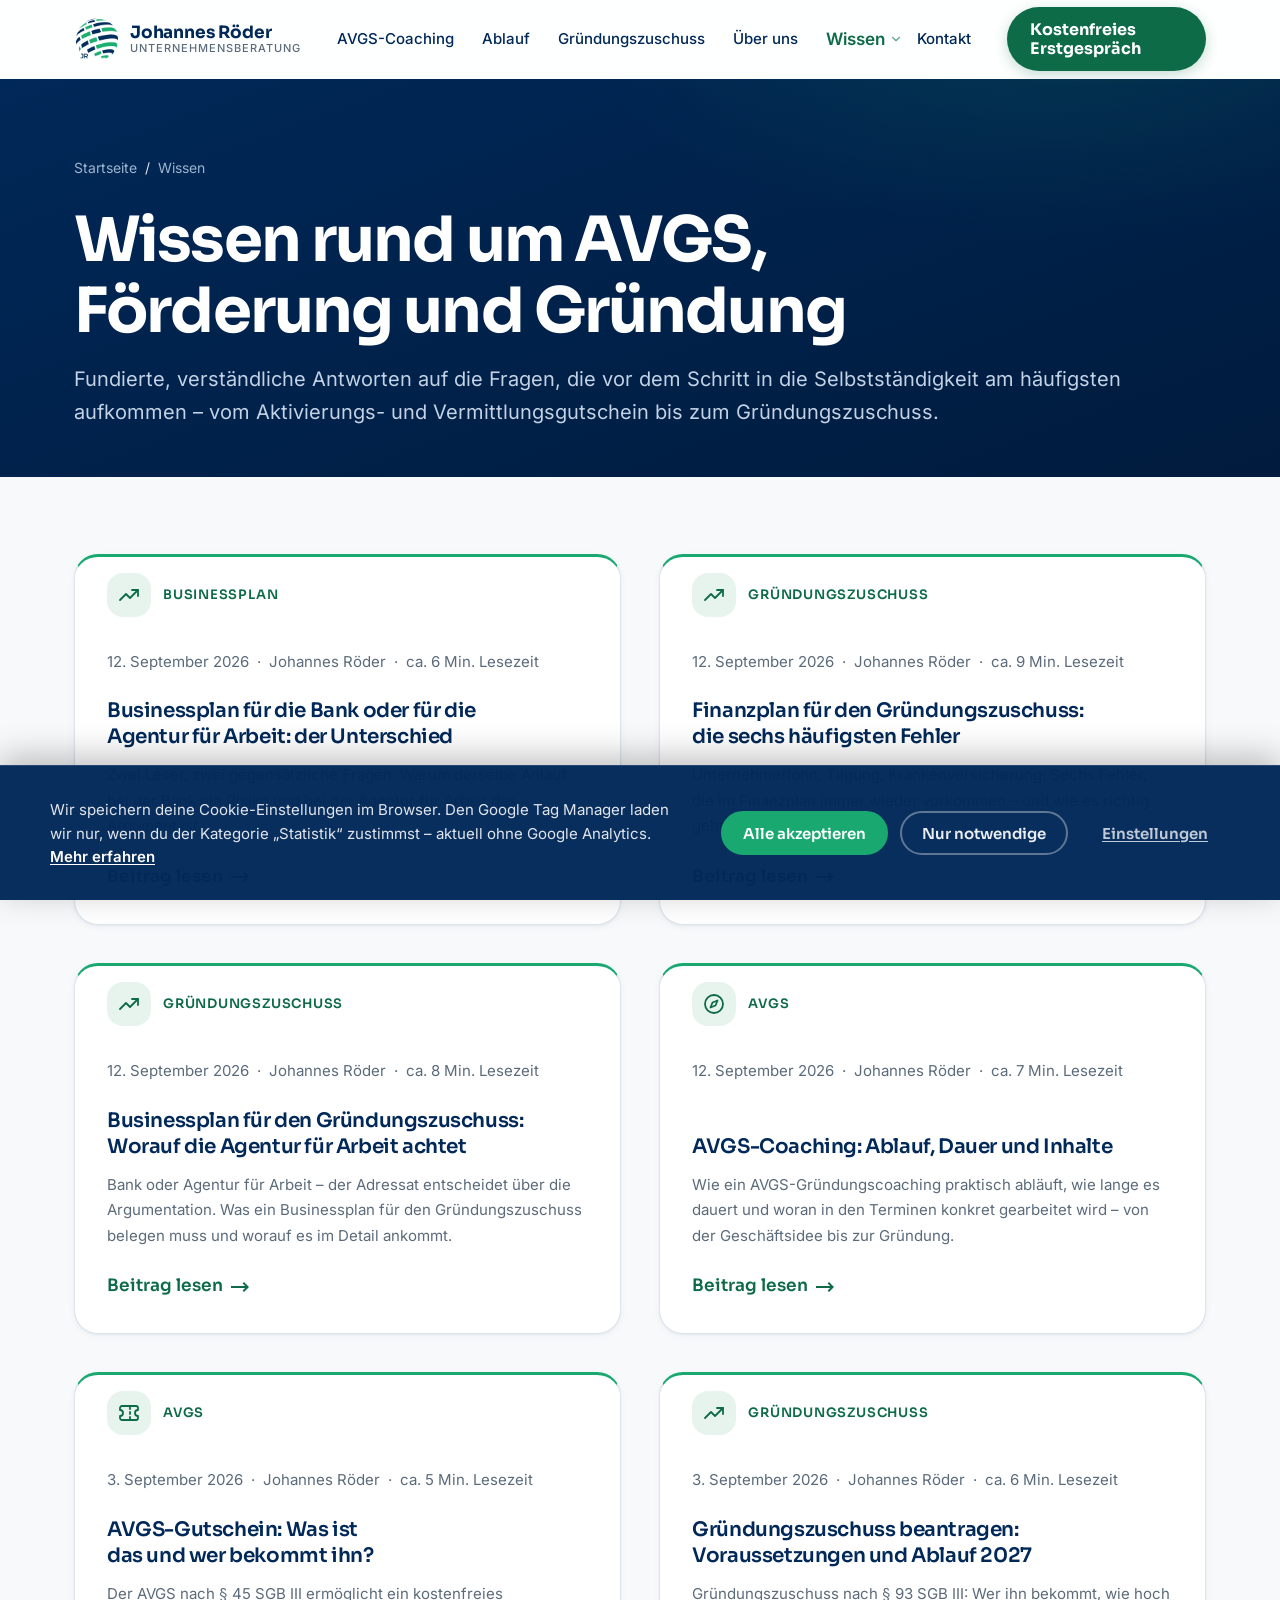
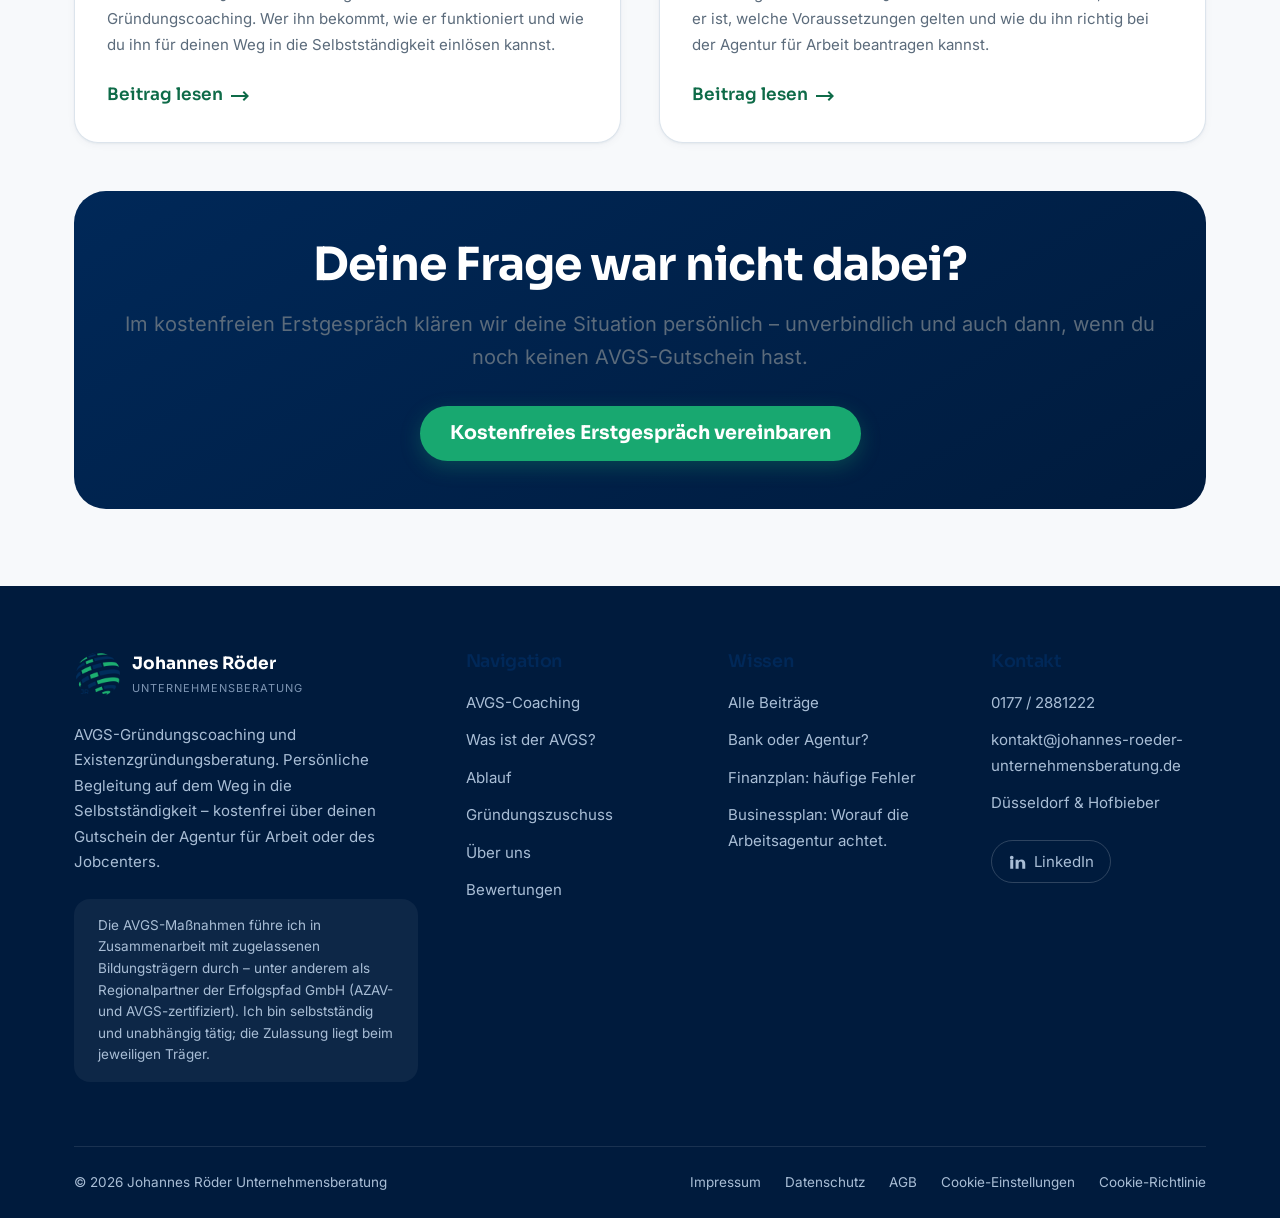
<file: blog/index.html>
<!DOCTYPE html>
<html lang="de">
<head>
<meta charset="utf-8">
<meta name="viewport" content="width=device-width, initial-scale=1">

<title>Wissen: AVGS, Gründungszuschuss &amp; Existenzgründung</title>
<meta name="description" content="Verständliche Beiträge zu AVGS-Gutschein, Gründungszuschuss und dem Weg in die Selbstständigkeit – von Gründercoach Johannes Röder. Jetzt informieren.">
<link rel="canonical" href="https://www.johannes-roeder-unternehmensberatung.de/blog/">
<meta name="robots" content="index, follow, max-image-preview:large, max-snippet:-1">
<meta name="author" content="Johannes Röder">

<meta property="og:type" content="website">
<meta property="og:locale" content="de_DE">
<meta property="og:site_name" content="Johannes Röder – Unternehmensberatung">
<meta property="og:title" content="Wissen: AVGS, Gründungszuschuss &amp; Existenzgründung">
<meta property="og:description" content="Verständliche Beiträge zu AVGS-Gutschein, Gründungszuschuss und dem Weg in die Selbstständigkeit.">
<meta property="og:url" content="https://www.johannes-roeder-unternehmensberatung.de/blog/">
<meta property="og:image" content="https://www.johannes-roeder-unternehmensberatung.de/assets/img/og-image.png">
<meta name="twitter:card" content="summary_large_image">

<link rel="icon" href="../assets/img/favicon-32x32.png" sizes="32x32" type="image/png">
<link rel="icon" href="../assets/img/favicon-16x16.png" sizes="16x16" type="image/png">
<link rel="apple-touch-icon" href="../assets/img/apple-touch-icon.png">
<link rel="manifest" href="../site.webmanifest">
<meta name="theme-color" content="#002858">

<script>
window.dataLayer = window.dataLayer || [];
function gtag(){dataLayer.push(arguments);}
gtag('consent', 'default', {
  ad_storage: 'denied',
  ad_user_data: 'denied',
  ad_personalization: 'denied',
  analytics_storage: 'denied',
  wait_for_update: 500
});
</script>

<link rel="preload" href="../assets/fonts/inter-latin.woff2" as="font" type="font/woff2" crossorigin>
<link rel="preload" href="../assets/fonts/sora-latin.woff2" as="font" type="font/woff2" crossorigin>
<link rel="stylesheet" href="../assets/css/styles.css">

<script type="application/ld+json">
{
  "@context": "https://schema.org",
  "@graph": [
    {
      "@type": "CollectionPage",
      "@id": "https://www.johannes-roeder-unternehmensberatung.de/blog/#page",
      "url": "https://www.johannes-roeder-unternehmensberatung.de/blog/",
      "name": "Wissen: AVGS, Gründungszuschuss & Existenzgründung",
      "description": "Verständliche Beiträge zu AVGS-Gutschein, Gründungszuschuss und dem Weg in die Selbstständigkeit.",
      "inLanguage": "de-DE",
      "isPartOf": { "@id": "https://www.johannes-roeder-unternehmensberatung.de/#website" }
    },
    {
      "@type": "BreadcrumbList",
      "itemListElement": [
        { "@type": "ListItem", "position": 1, "name": "Startseite", "item": "https://www.johannes-roeder-unternehmensberatung.de/" },
        { "@type": "ListItem", "position": 2, "name": "Wissen", "item": "https://www.johannes-roeder-unternehmensberatung.de/blog/" }
      ]
    }
  ]
}
</script>
</head>

<body>
<a class="skip-link" href="#main">Zum Hauptinhalt springen</a>

<svg class="icon-sprite" aria-hidden="true" focusable="false">
  <defs>
    <symbol id="i-ticket" viewBox="0 0 24 24" fill="none" stroke="currentColor" stroke-width="1.8" stroke-linecap="round" stroke-linejoin="round"><path d="M3 9V7a2 2 0 0 1 2-2h14a2 2 0 0 1 2 2v2a3 3 0 0 0 0 6v2a2 2 0 0 1-2 2H5a2 2 0 0 1-2-2v-2a3 3 0 0 0 0-6Z"/><path d="M13 5v3M13 11v2M13 16v3"/></symbol>
    <symbol id="i-trending" viewBox="0 0 24 24" fill="none" stroke="currentColor" stroke-width="1.8" stroke-linecap="round" stroke-linejoin="round"><path d="M3 17l6-6 4 4 8-8"/><path d="M15 7h6v6"/></symbol>
    <symbol id="i-compass" viewBox="0 0 24 24" fill="none" stroke="currentColor" stroke-width="1.8" stroke-linecap="round" stroke-linejoin="round"><circle cx="12" cy="12" r="9"/><path d="m15.5 8.5-2 5-5 2 2-5Z"/></symbol>
    <symbol id="i-linkedin" viewBox="0 0 24 24" fill="currentColor"><path d="M4.98 3.5a2.5 2.5 0 1 1 0 5 2.5 2.5 0 0 1 0-5ZM3 9h4v12H3V9Zm7 0h3.8v1.7h.05c.53-.95 1.83-1.95 3.76-1.95C21.6 8.75 23 11 23 14.3V21h-4v-6c0-1.6-.03-3.66-2.25-3.66-2.25 0-2.6 1.73-2.6 3.54V21h-4V9Z"/></symbol>
  </defs>
</svg>

<!-- ===================== HEADER ===================== -->
<header class="site-header">
  <div class="container site-header__inner">
    <a class="brand" href="../index.html" aria-label="Johannes Röder Unternehmensberatung – zur Startseite">
      <img class="brand__logo" src="../assets/img/logo.png" alt="" width="44" height="44" aria-hidden="true">
      <span class="brand__text">
        <span class="brand__name">Johannes Röder</span>
        <span class="brand__tag">Unternehmensberatung</span>
      </span>
    </a>

    <button class="nav-toggle" type="button" aria-expanded="false" aria-controls="primary-nav" aria-label="Menü öffnen">
      <span class="nav-toggle__bars" aria-hidden="true"><span></span><span></span><span></span></span>
    </button>

    <nav class="nav" id="primary-nav" aria-label="Hauptnavigation">
      <ul class="nav__list">
        <li><a class="nav__link" href="../index.html#avgs-coaching">AVGS-Coaching</a></li>
        <li><a class="nav__link" href="../index.html#ablauf">Ablauf</a></li>
        <li><a class="nav__link" href="../index.html#gruendungszuschuss">Gründungszuschuss</a></li>
        <li><a class="nav__link" href="../index.html#ueber-uns">Über uns</a></li>
        <li class="nav__item nav__item--submenu nav__item--active">
          <button type="button" class="nav__link nav__trigger" aria-expanded="false" aria-controls="nav-wissen-submenu" aria-current="page">
            Wissen
            <svg class="nav__chevron" width="14" height="14" viewBox="0 0 24 24" fill="none" stroke="currentColor" stroke-width="2" stroke-linecap="round" stroke-linejoin="round" aria-hidden="true"><path d="m6 9 6 6 6-6"/></svg>
          </button>
          <ul class="nav__submenu" id="nav-wissen-submenu">
            <li><a class="nav__sublink" href="index.html" aria-current="page">Alle Beiträge</a></li>
            <li><a class="nav__sublink" href="businessplan-bank-oder-agentur.html">Bank oder Agentur?</a></li>
            <li><a class="nav__sublink" href="avgs-coaching-ablauf-dauer-inhalte.html">AVGS-Coaching: Ablauf</a></li>
            <li><a class="nav__sublink" href="avgs-gutschein-was-ist-das.html">AVGS-Gutschein erklärt</a></li>
            <li><a class="nav__sublink" href="gruendungszuschuss-beantragen.html">Gründungszuschuss beantragen</a></li>
            <li><a class="nav__sublink" href="businessplan-gruendungszuschuss.html">Businessplan: Worauf die Arbeitsagentur achtet.</a></li>
            <li><a class="nav__sublink" href="finanzplan-gruendungszuschuss-fehler.html">Finanzplan: häufige Fehler</a></li>
          </ul>
        </li>
        <li><a class="nav__link" href="../index.html#kontakt">Kontakt</a></li>
      </ul>
      <a class="btn btn--primary btn--compact" href="../index.html#kontakt">Kostenfreies Erstgespräch</a>
    </nav>
  </div>
</header>

<main id="main">

  <section class="page-hero">
    <div class="container">
      <nav class="breadcrumb" aria-label="Brotkrumennavigation">
        <ol>
          <li><a href="../index.html">Startseite</a></li>
          <li aria-current="page">Wissen</li>
        </ol>
      </nav>
      <h1>Wissen rund um AVGS, Förderung und Gründung</h1>
      <p class="lead">
        Fundierte, verständliche Antworten auf die Fragen, die vor dem Schritt in die
        Selbstständigkeit am häufigsten aufkommen – vom Aktivierungs- und Vermittlungsgutschein
        bis zum Gründungszuschuss.
      </p>
    </div>
  </section>

  <section class="section section--offwhite">
    <div class="container">
      <div class="grid grid--2" data-reveal-group>

        <article class="post-card post-card--text" data-reveal>
          <div class="post-card__topic">
            <span class="post-card__topic-icon" aria-hidden="true">
              <svg width="24" height="24"><use href="#i-trending"/></svg>
            </span>
            <span class="post-card__topic-label">Businessplan</span>
          </div>
          <div class="post-card__body">
            <p class="post-card__meta">
              <span><time datetime="2026-09-12">12. September 2026</time></span>
              <span>Johannes Röder</span>
              <span>ca. 6 Min. Lesezeit</span>
            </p>
            <h3><a href="businessplan-bank-oder-agentur.html">Businessplan für die Bank oder für die Agentur für Arbeit: der Unterschied</a></h3>
            <p>
              Zwei Leser, zwei gegensätzliche Fragen: Warum derselbe Anlauf bei der Bank ein Risiko und bei der Agentur für Arbeit das Argument ist.
            </p>
            <a class="link-arrow" href="businessplan-bank-oder-agentur.html">Beitrag lesen<span class="visually-hidden">: Businessplan für die Bank oder für die Agentur für Arbeit: der Unterschied</span></a>
          </div>
        </article>

        <article class="post-card post-card--text" data-reveal>
          <div class="post-card__topic">
            <span class="post-card__topic-icon" aria-hidden="true">
              <svg width="24" height="24"><use href="#i-trending"/></svg>
            </span>
            <span class="post-card__topic-label">Gründungszuschuss</span>
          </div>
          <div class="post-card__body">
            <p class="post-card__meta">
              <span><time datetime="2026-09-12">12. September 2026</time></span>
              <span>Johannes Röder</span>
              <span>ca. 9 Min. Lesezeit</span>
            </p>
            <h3><a href="finanzplan-gruendungszuschuss-fehler.html">Finanzplan für den Gründungszuschuss: die sechs häufigsten Fehler</a></h3>
            <p>
              Unternehmerlohn, Tilgung, Krankenversicherung: Sechs Fehler, die im Finanzplan immer wieder vorkommen – und wie es richtig geht.
            </p>
            <a class="link-arrow" href="finanzplan-gruendungszuschuss-fehler.html">Beitrag lesen<span class="visually-hidden">: Finanzplan für den Gründungszuschuss: die sechs häufigsten Fehler</span></a>
          </div>
        </article>

        <article class="post-card post-card--text" data-reveal>
          <div class="post-card__topic">
            <span class="post-card__topic-icon" aria-hidden="true">
              <svg width="24" height="24"><use href="#i-trending"/></svg>
            </span>
            <span class="post-card__topic-label">Gründungszuschuss</span>
          </div>
          <div class="post-card__body">
            <p class="post-card__meta">
              <span><time datetime="2026-09-12">12. September 2026</time></span>
              <span>Johannes Röder</span>
              <span>ca. 8 Min. Lesezeit</span>
            </p>
            <h3><a href="businessplan-gruendungszuschuss.html">Businessplan für den Gründungszuschuss: Worauf die Agentur für Arbeit achtet</a></h3>
            <p>
              Bank oder Agentur für Arbeit – der Adressat entscheidet über die Argumentation. Was ein Businessplan für den Gründungszuschuss belegen muss und worauf es im Detail ankommt.
            </p>
            <a class="link-arrow" href="businessplan-gruendungszuschuss.html">Beitrag lesen<span class="visually-hidden">: Businessplan für den Gründungszuschuss: Worauf die Agentur für Arbeit achtet</span></a>
          </div>
        </article>

        <article class="post-card post-card--text" data-reveal>
          <div class="post-card__topic">
            <span class="post-card__topic-icon" aria-hidden="true">
              <svg width="24" height="24"><use href="#i-compass"/></svg>
            </span>
            <span class="post-card__topic-label">AVGS</span>
          </div>
          <div class="post-card__body">
            <p class="post-card__meta">
              <span><time datetime="2026-09-12">12. September 2026</time></span>
              <span>Johannes Röder</span>
              <span>ca. 7 Min. Lesezeit</span>
            </p>
            <h3><a href="avgs-coaching-ablauf-dauer-inhalte.html">AVGS-Coaching: Ablauf, Dauer und Inhalte</a></h3>
            <p>
              Wie ein AVGS-Gründungscoaching praktisch abläuft, wie lange es dauert und woran in den Terminen konkret gearbeitet wird – von der Geschäftsidee bis zur Gründung.
            </p>
            <a class="link-arrow" href="avgs-coaching-ablauf-dauer-inhalte.html">Beitrag lesen<span class="visually-hidden">: AVGS-Coaching: Ablauf, Dauer und Inhalte</span></a>
          </div>
        </article>

        <article class="post-card post-card--text" data-reveal>
          <div class="post-card__topic">
            <span class="post-card__topic-icon" aria-hidden="true">
              <svg width="24" height="24"><use href="#i-ticket"/></svg>
            </span>
            <span class="post-card__topic-label">AVGS</span>
          </div>
          <div class="post-card__body">
            <p class="post-card__meta">
              <span><time datetime="2026-09-03">3. September 2026</time></span>
              <span>Johannes Röder</span>
              <span>ca. 5 Min. Lesezeit</span>
            </p>
            <h3><a href="avgs-gutschein-was-ist-das.html">AVGS-Gutschein: Was ist das und wer bekommt ihn?</a></h3>
            <p>
              Der AVGS nach § 45 SGB III ermöglicht ein kostenfreies Gründungscoaching. Wer ihn
              bekommt, wie er funktioniert und wie du ihn für deinen Weg in die Selbstständigkeit
              einlösen kannst.
            </p>
            <a class="link-arrow" href="avgs-gutschein-was-ist-das.html">Beitrag lesen<span class="visually-hidden">: AVGS-Gutschein: Was ist das und wer bekommt ihn?</span></a>
          </div>
        </article>

        <article class="post-card post-card--text" data-reveal>
          <div class="post-card__topic">
            <span class="post-card__topic-icon" aria-hidden="true">
              <svg width="24" height="24"><use href="#i-trending"/></svg>
            </span>
            <span class="post-card__topic-label">Gründungszuschuss</span>
          </div>
          <div class="post-card__body">
            <p class="post-card__meta">
              <span><time datetime="2026-09-03">3. September 2026</time></span>
              <span>Johannes Röder</span>
              <span>ca. 6 Min. Lesezeit</span>
            </p>
            <h3><a href="gruendungszuschuss-beantragen.html">Gründungszuschuss beantragen: Voraussetzungen und Ablauf 2027</a></h3>
            <p>
              Gründungszuschuss nach § 93 SGB III: Wer ihn bekommt, wie hoch er ist, welche
              Voraussetzungen gelten und wie du ihn richtig bei der Agentur für Arbeit beantragen kannst.
            </p>
            <a class="link-arrow" href="gruendungszuschuss-beantragen.html">Beitrag lesen<span class="visually-hidden">: Gründungszuschuss beantragen: Voraussetzungen und Ablauf 2027</span></a>
          </div>
        </article>

      </div>

      <!-- ============================================================
           THEMEN-BACKLOG für weitere Beiträge (aus der Keyword-Strategie).
           Bewusst nur als Notiz, nicht ausformuliert:
             - AVGS beantragen: Schritt für Schritt
             - AVGS-Coaching: Ablauf, Dauer und Inhalte ✓ erledigt
             - AVGS über die Agentur für Arbeit und das Jobcenter
             - Vermittlungsgutschein vs. AVGS: der Unterschied
             - Aus der Arbeitslosigkeit heraus gründen
             - Fachkundige Stellungnahme: wer sie ausstellt
             - Businessplan erstellen: Aufbau und Beispiele ✓ erledigt
             - Einzelunternehmen gründen: Schritte und Kosten
             - Förderung für Selbstständige im Überblick

           NEUEN BEITRAG ANLEGEN:
           1. Eine der beiden bestehenden Artikeldateien in diesem Ordner
              kopieren und umbenennen (Dateiname = URL, klein, mit Bindestrichen).
           2. Im <head>: title, description, canonical, og:*, JSON-LD anpassen.
           3. Inhalt im <article class="prose"> ersetzen.
           4. Hier im Blog eine weitere <article class="post-card post-card--text"> ergänzen
              (Themen-Icon + Label in post-card__topic, kein Titelbild – siehe README).
           5. Beitrag in sitemap.xml eintragen.
           Die Markdown-Fassungen der Beiträge liegen unter content/blog/.
           ============================================================ -->

      <div class="cta-band mt-9" data-reveal>
        <h2>Deine Frage war nicht dabei?</h2>
        <p class="lead">
          Im kostenfreien Erstgespräch klären wir deine Situation persönlich – unverbindlich
          und auch dann, wenn du noch keinen AVGS-Gutschein hast.
        </p>
        <div class="btn-row">
          <a class="btn btn--primary" href="../index.html#kontakt">Kostenfreies Erstgespräch vereinbaren</a>
        </div>
      </div>
    </div>
  </section>

</main>

<!-- ===================== FOOTER ===================== -->
<footer class="site-footer">
  <div class="container">
    <div class="footer__top">
      <div>
        <div class="footer__brand">
          <img src="../assets/img/logo.png" alt="" width="46" height="46" aria-hidden="true">
          <span>
            <span class="footer__brand-name">Johannes Röder</span>
            <span class="footer__brand-tag">Unternehmensberatung</span>
          </span>
        </div>
        <p>
          AVGS-Gründungscoaching und Existenzgründungsberatung. Persönliche Begleitung auf dem
          Weg in die Selbstständigkeit – kostenfrei über deinen Gutschein der Agentur für Arbeit
          oder des Jobcenters.
        </p>
        <p class="footer__partner">
          Die AVGS-Maßnahmen führe ich in Zusammenarbeit mit zugelassenen Bildungsträgern durch –
          unter anderem als Regionalpartner der Erfolgspfad GmbH (AZAV- und AVGS-zertifiziert).
          Ich bin selbstständig und unabhängig tätig; die Zulassung liegt beim jeweiligen Träger.
        </p>
      </div>

      <div>
        <h4>Navigation</h4>
        <ul class="footer__list">
          <li><a href="../index.html#avgs-coaching">AVGS-Coaching</a></li>
          <li><a href="../index.html#avgs-erklaerung">Was ist der AVGS?</a></li>
          <li><a href="../index.html#ablauf">Ablauf</a></li>
          <li><a href="../index.html#gruendungszuschuss">Gründungszuschuss</a></li>
          <li><a href="../index.html#ueber-uns">Über uns</a></li>
          <li><a href="../index.html#bewertungen">Bewertungen</a></li>
        </ul>
      </div>

      <div>
        <h4>Wissen</h4>
        <ul class="footer__list">
          <li><a href="index.html">Alle Beiträge</a></li>
          <li><a href="businessplan-bank-oder-agentur.html">Bank oder Agentur?</a></li>
          <li><a href="finanzplan-gruendungszuschuss-fehler.html">Finanzplan: häufige Fehler</a></li>
          <li><a href="businessplan-gruendungszuschuss.html">Businessplan: Worauf die Arbeitsagentur achtet.</a></li>
        </ul>
      </div>

      <div>
        <h4>Kontakt</h4>
        <ul class="footer__list">
          <li><a href="tel:+491772881222">0177 / 2881222</a></li>
          <li><a href="mailto:kontakt@johannes-roeder-unternehmensberatung.de">kontakt@johannes-roeder-<wbr>unternehmensberatung.de</a></li>
          <li>Düsseldorf &amp; Hofbieber</li>
        </ul>
        <p class="mt-5">
          <a class="social-link" href="https://www.linkedin.com/in/johannes-r%C3%B6der/" rel="noopener noreferrer" target="_blank">
            <svg width="18" height="18" aria-hidden="true"><use href="#i-linkedin"/></svg>
            LinkedIn
          </a>
        </p>
      </div>
    </div>

    <div class="footer__bottom">
      <p>&copy; <span id="current-year">2026</span> Johannes Röder Unternehmensberatung</p>
      <ul class="footer__legal">
        <li><a href="../impressum.html">Impressum</a></li>
        <li><a href="../datenschutz.html">Datenschutz</a></li>
        <li><a href="../agb.html">AGB</a></li>
        <li><button type="button" class="footer__legal-link" data-cookie-settings>Cookie-Einstellungen</button></li>
        <li><a href="../cookie-richtlinie.html">Cookie-Richtlinie</a></li>
      </ul>
    </div>
  </div>
</footer>

<script src="../assets/js/main.js" defer data-gtm-id="" data-policy-href="../cookie-richtlinie.html"></script>
</body>
</html>
</file>
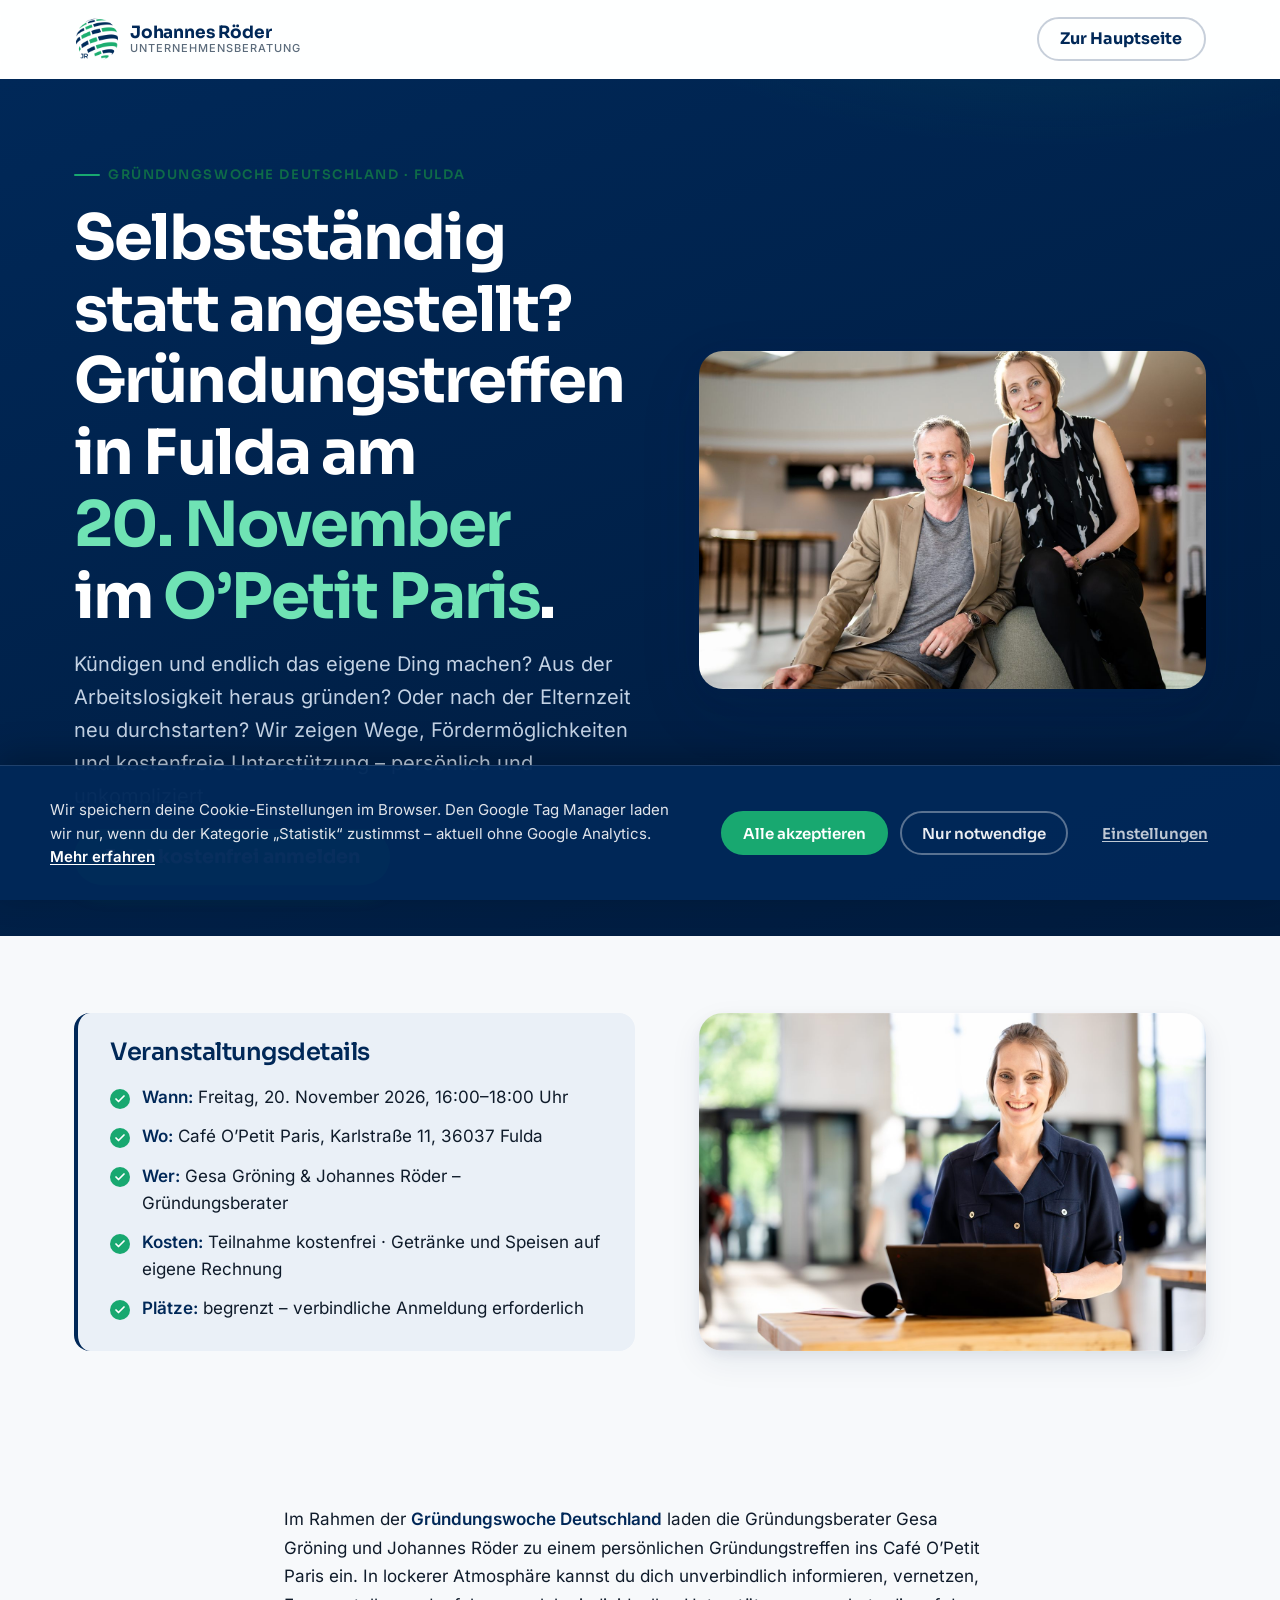
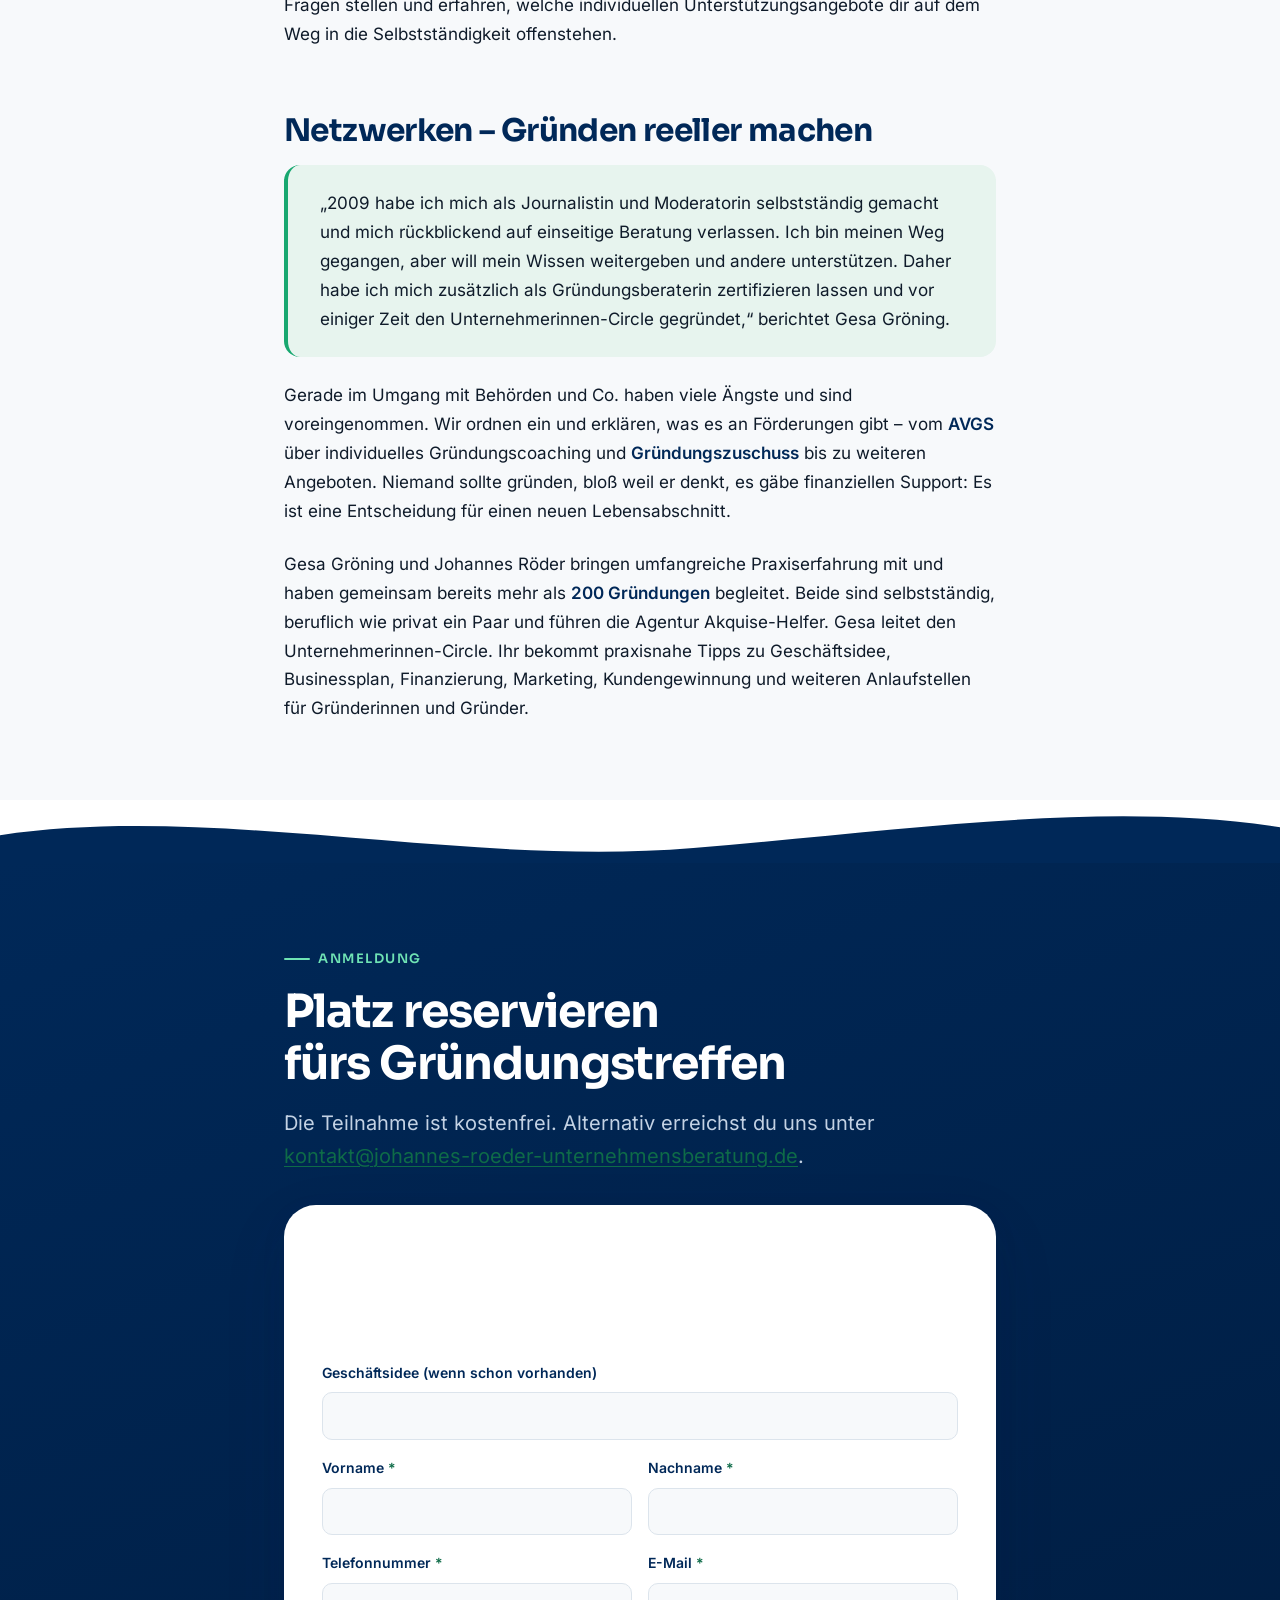
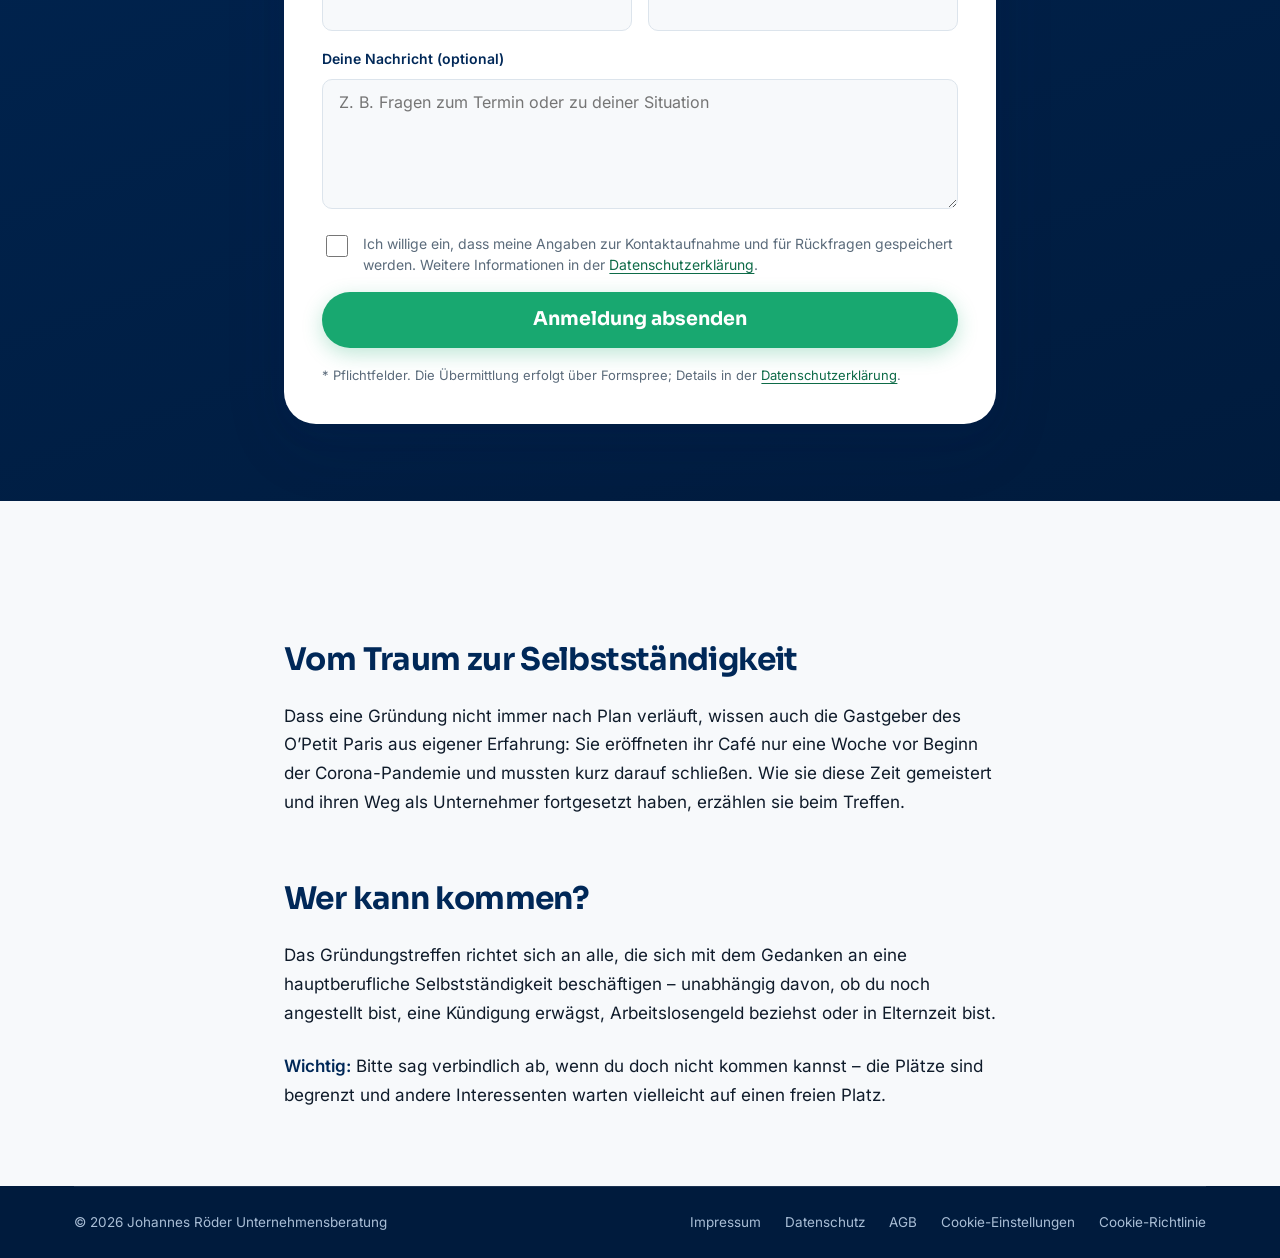
<file: event_fulda/index.html>
<!DOCTYPE html>
<html lang="de">
<head>
<meta charset="utf-8">
<meta name="viewport" content="width=device-width, initial-scale=1">

<title>Gründungstreffen Fulda – 20. November 2026 | Johannes Röder</title>
<meta name="description" content="Kostenfreies Gründungstreffen im Café O’Petit Paris in Fulda: Fördermöglichkeiten, AVGS, Gründungszuschuss und persönlicher Austausch mit Gesa Gröning und Johannes Röder.">
<link rel="canonical" href="https://www.johannes-roeder-unternehmensberatung.de/event_fulda/">
<meta name="robots" content="index, follow, max-image-preview:large">
<meta name="author" content="Johannes Röder">

<meta property="og:type" content="website">
<meta property="og:locale" content="de_DE">
<meta property="og:site_name" content="Johannes Röder – Unternehmensberatung">
<meta property="og:title" content="Gründungstreffen Fulda – Selbstständig statt angestellt?">
<meta property="og:description" content="Persönliches Gründungstreffen am 20.11.2026 im Café O’Petit Paris, Fulda. Kostenfrei – Plätze begrenzt.">
<meta property="og:url" content="https://www.johannes-roeder-unternehmensberatung.de/event_fulda/">
<meta property="og:image" content="https://www.johannes-roeder-unternehmensberatung.de/assets/img/event-fulda-johannes-gesa.jpg">

<link rel="icon" href="../assets/img/favicon-32x32.png" sizes="32x32" type="image/png">
<link rel="icon" href="../assets/img/favicon-16x16.png" sizes="16x16" type="image/png">
<link rel="apple-touch-icon" href="../assets/img/apple-touch-icon.png">
<link rel="manifest" href="../site.webmanifest">
<meta name="theme-color" content="#002858">

<script>
window.dataLayer = window.dataLayer || [];
function gtag(){dataLayer.push(arguments);}
gtag('consent', 'default', {
  ad_storage: 'denied',
  ad_user_data: 'denied',
  ad_personalization: 'denied',
  analytics_storage: 'denied',
  wait_for_update: 500
});
</script>

<link rel="preload" href="../assets/fonts/inter-latin.woff2" as="font" type="font/woff2" crossorigin>
<link rel="preload" href="../assets/fonts/sora-latin.woff2" as="font" type="font/woff2" crossorigin>
<link rel="stylesheet" href="../assets/css/styles.css">

<script type="application/ld+json">
{
  "@context": "https://schema.org",
  "@type": "Event",
  "name": "Gründungstreffen Fulda – Selbstständig statt angestellt?",
  "description": "Persönliches Gründungstreffen im Rahmen der Gründungswoche Deutschland. Informationen zu Fördermöglichkeiten, AVGS, Gründungszuschuss und Netzwerken.",
  "startDate": "2026-11-20T16:00:00+01:00",
  "endDate": "2026-11-20T18:00:00+01:00",
  "eventStatus": "https://schema.org/EventScheduled",
  "eventAttendanceMode": "https://schema.org/OfflineEventAttendanceMode",
  "location": {
    "@type": "Place",
    "name": "Café O’Petit Paris",
    "address": {
      "@type": "PostalAddress",
      "streetAddress": "Karlstraße 11",
      "postalCode": "36037",
      "addressLocality": "Fulda",
      "addressCountry": "DE"
    }
  },
  "image": [
    "https://www.johannes-roeder-unternehmensberatung.de/assets/img/event-fulda-johannes-gesa.jpg",
    "https://www.johannes-roeder-unternehmensberatung.de/assets/img/event-fulda-gesa.jpg"
  ],
  "organizer": {
    "@type": "Organization",
    "name": "Johannes Röder Unternehmensberatung",
    "url": "https://www.johannes-roeder-unternehmensberatung.de/"
  },
  "performer": [
    { "@type": "Person", "name": "Gesa Gröning" },
    { "@type": "Person", "name": "Johannes Röder" }
  ],
  "offers": {
    "@type": "Offer",
    "price": "0",
    "priceCurrency": "EUR",
    "availability": "https://schema.org/LimitedAvailability",
    "url": "https://www.johannes-roeder-unternehmensberatung.de/event_fulda/#anmeldung"
  }
}
</script>
</head>

<body>
<a class="skip-link" href="#main">Zum Hauptinhalt springen</a>

<svg class="icon-sprite" aria-hidden="true" focusable="false">
  <defs>
    <symbol id="i-pin" viewBox="0 0 24 24" fill="none" stroke="currentColor" stroke-width="1.8" stroke-linecap="round" stroke-linejoin="round"><path d="M12 21s7-6.1 7-11a7 7 0 1 0-14 0c0 4.9 7 11 7 11Z"/><circle cx="12" cy="10" r="2.5"/></symbol>
    <symbol id="i-clock" viewBox="0 0 24 24" fill="none" stroke="currentColor" stroke-width="1.8" stroke-linecap="round" stroke-linejoin="round"><circle cx="12" cy="12" r="9"/><path d="M12 7v5l3.5 2"/></symbol>
    <symbol id="i-ticket" viewBox="0 0 24 24" fill="none" stroke="currentColor" stroke-width="1.8" stroke-linecap="round" stroke-linejoin="round"><path d="M3 9V7a2 2 0 0 1 2-2h14a2 2 0 0 1 2 2v2a3 3 0 0 0 0 6v2a2 2 0 0 1-2 2H5a2 2 0 0 1-2-2v-2a3 3 0 0 0 0-6Z"/><path d="M13 5v3M13 11v2M13 16v3"/></symbol>
    <symbol id="i-mail" viewBox="0 0 24 24" fill="none" stroke="currentColor" stroke-width="1.8" stroke-linecap="round" stroke-linejoin="round"><rect x="3" y="5" width="18" height="14" rx="2"/><path d="M3.5 7l8.5 6 8.5-6"/></symbol>
  </defs>
</svg>

<header class="site-header">
  <div class="container site-header__inner">
    <a class="brand" href="../index.html" aria-label="Johannes Röder Unternehmensberatung – zur Startseite">
      <img class="brand__logo" src="../assets/img/logo.png" alt="" width="44" height="44" aria-hidden="true">
      <span class="brand__text">
        <span class="brand__name">Johannes Röder</span>
        <span class="brand__tag">Unternehmensberatung</span>
      </span>
    </a>
    <a class="btn btn--secondary btn--compact" href="../index.html">Zur Hauptseite</a>
  </div>
</header>

<main id="main">

  <section class="page-hero page-hero--event">
    <div class="container page-hero__grid">
      <div data-reveal>
        <p class="kicker">Gründungswoche Deutschland · Fulda</p>
        <h1>Selbstständig statt angestellt? Gründungstreffen in Fulda am <em>20.&nbsp;November</em> im <em>O’Petit Paris</em>.</h1>
        <p class="lead">
          Kündigen und endlich das eigene Ding machen? Aus der Arbeitslosigkeit heraus gründen?
          Oder nach der Elternzeit neu durchstarten? Wir zeigen Wege, Fördermöglichkeiten und
          kostenfreie Unterstützung – persönlich und unkompliziert.
        </p>
        <div class="btn-row">
          <a class="btn btn--primary" href="#anmeldung">Jetzt kostenfrei anmelden</a>
        </div>
      </div>
      <figure class="page-hero__media" data-reveal="delay">
        <img src="../assets/img/event-fulda-johannes-gesa.jpg" alt="Johannes Röder und Gesa Gröning, Gründungsberater in Fulda" width="1400" height="933" loading="eager" decoding="async" fetchpriority="high">
      </figure>
    </div>
  </section>

  <section class="section">
    <div class="container">
      <div class="split event-details-split" data-reveal>
        <div class="callout callout--ice">
          <h3>Veranstaltungsdetails</h3>
          <ul class="checklist">
            <li><strong>Wann:</strong> Freitag, 20.&nbsp;November 2026, 16:00–18:00&nbsp;Uhr</li>
            <li><strong>Wo:</strong> Café O’Petit Paris, Karlstraße&nbsp;11, 36037&nbsp;Fulda</li>
            <li><strong>Wer:</strong> Gesa Gröning &amp; Johannes Röder – Gründungsberater</li>
            <li><strong>Kosten:</strong> Teilnahme kostenfrei · Getränke und Speisen auf eigene Rechnung</li>
            <li><strong>Plätze:</strong> begrenzt – verbindliche Anmeldung erforderlich</li>
          </ul>
        </div>
        <figure class="event-details-split__media">
          <img src="../assets/img/event-fulda-gesa.jpg" alt="Gesa Gröning, Gründungsberaterin und Moderatorin" width="1400" height="933" loading="lazy" decoding="async">
        </figure>
      </div>
    </div>
  </section>

  <section class="section">
    <div class="container container--narrow">
      <article class="prose" data-reveal>
        <p>
          Im Rahmen der <strong>Gründungswoche Deutschland</strong> laden die Gründungsberater
          Gesa Gröning und Johannes Röder zu einem persönlichen Gründungstreffen ins Café O’Petit Paris
          ein. In lockerer Atmosphäre kannst du dich unverbindlich informieren, vernetzen, Fragen stellen
          und erfahren, welche individuellen Unterstützungsangebote dir auf dem Weg in die Selbstständigkeit
          offenstehen.
        </p>

        <h2>Netzwerken – Gründen reeller machen</h2>
        <blockquote>
          <p>
            „2009 habe ich mich als Journalistin und Moderatorin selbstständig gemacht und mich
            rückblickend auf einseitige Beratung verlassen. Ich bin meinen Weg gegangen, aber will
            mein Wissen weitergeben und andere unterstützen. Daher habe ich mich zusätzlich als
            Gründungsberaterin zertifizieren lassen und vor einiger Zeit den Unternehmerinnen-Circle
            gegründet,“ berichtet Gesa Gröning.
          </p>
        </blockquote>
        <p>
          Gerade im Umgang mit Behörden und Co. haben viele Ängste und sind voreingenommen. Wir ordnen
          ein und erklären, was es an Förderungen gibt – vom <strong>AVGS</strong> über individuelles
          Gründungscoaching und <strong>Gründungszuschuss</strong> bis zu weiteren Angeboten. Niemand sollte
          gründen, bloß weil er denkt, es gäbe finanziellen Support: Es ist eine Entscheidung für einen
          neuen Lebensabschnitt.
        </p>
        <p>
          Gesa Gröning und Johannes Röder bringen umfangreiche Praxiserfahrung mit und haben gemeinsam
          bereits mehr als <strong>200 Gründungen</strong> begleitet. Beide sind selbstständig, beruflich wie
          privat ein Paar und führen die Agentur Akquise-Helfer. Gesa leitet den Unternehmerinnen-Circle.
          Ihr bekommt praxisnahe Tipps zu Geschäftsidee, Businessplan, Finanzierung, Marketing,
          Kundengewinnung und weiteren Anlaufstellen für Gründerinnen und Gründer.
        </p>
      </article>
    </div>
  </section>

  <div class="wave wave--on-white" aria-hidden="true">
    <svg viewBox="0 0 1440 80" preserveAspectRatio="none" focusable="false">
      <path d="M0,44 C240,4 520,84 780,60 C1020,38 1240,0 1440,34 L1440,80 L0,80 Z" fill="#002858"/>
    </svg>
  </div>

  <section class="section section--navy event-signup" id="anmeldung">
    <div class="container container--narrow">
      <p class="kicker">Anmeldung</p>
      <h2>Platz reservieren fürs Gründungstreffen</h2>
      <p class="lead">
        Die Teilnahme ist kostenfrei. Alternativ erreichst du uns unter
        <a href="mailto:kontakt@johannes-roeder-unternehmensberatung.de">kontakt@johannes-roeder-unternehmensberatung.de</a>.
      </p>

      <div class="form-card" data-reveal>
        <h3>Kostenfreie und unverbindliche Anmeldung. Jedoch sage ich zu, meine Teilnahme abzusagen, sollte etwas dazwischen kommen.</h3>

        <form id="event-anmeldung" class="form" action="https://formspree.io/f/mlgwpyrg" method="POST" target="_top" aria-label="Anmeldeformular Gründungstreffen Fulda" onsubmit="var hp=document.getElementById('company'); if(hp&amp;&amp;hp.value.trim()!==''){event.preventDefault();}">
          <input type="hidden" name="_subject" value="Anmeldung: Gründungstreffen Fulda (20.11.2026)">
          <input type="hidden" name="event" value="Gründungstreffen Fulda, 20.11.2026">

          <div aria-hidden="true" style="display:none">
            <label for="company">Firma (nicht ausfüllen)</label>
            <input autocomplete="off" id="company" name="company" tabindex="-1" type="text">
          </div>

          <div class="form-grid">
            <div class="field field--full">
              <label for="geschaeftsidee">Geschäftsidee (wenn schon vorhanden)</label>
              <input type="text" id="geschaeftsidee" name="geschaeftsidee" autocomplete="off">
            </div>

            <div class="field">
              <label for="vorname">Vorname <span class="req" aria-hidden="true">*</span></label>
              <input type="text" id="vorname" name="vorname" autocomplete="given-name" required>
            </div>

            <div class="field">
              <label for="nachname">Nachname <span class="req" aria-hidden="true">*</span></label>
              <input type="text" id="nachname" name="nachname" autocomplete="family-name" required>
            </div>

            <div class="field">
              <label for="telefon">Telefonnummer <span class="req" aria-hidden="true">*</span></label>
              <input type="tel" id="telefon" name="telefon" autocomplete="tel" required>
            </div>

            <div class="field">
              <label for="email">E-Mail <span class="req" aria-hidden="true">*</span></label>
              <input type="email" id="email" name="email" required autocomplete="email">
            </div>

            <div class="field field--full">
              <label for="anliegen">Deine Nachricht (optional)</label>
              <textarea id="anliegen" name="anliegen" rows="4"
                        placeholder="Z.&nbsp;B. Fragen zum Termin oder zu deiner Situation"></textarea>
            </div>

            <div class="consent">
              <input type="checkbox" id="einwilligung" name="einwilligung" required>
              <label for="einwilligung">
                Ich willige ein, dass meine Angaben zur Kontaktaufnahme und für Rückfragen
                gespeichert werden. Weitere Informationen in der
                <a href="../datenschutz.html">Datenschutzerklärung</a>.
              </label>
            </div>

            <div class="field field--full">
              <button class="btn btn--primary btn--block" type="submit">Anmeldung absenden</button>
            </div>
          </div>
        </form>

        <p class="form-hint">
          <span aria-hidden="true">*</span> Pflichtfelder. Die Übermittlung erfolgt über Formspree;
          Details in der <a href="../datenschutz.html">Datenschutzerklärung</a>.
        </p>
      </div>
    </div>
  </section>

  <section class="section">
    <div class="container container--narrow">
      <article class="prose" data-reveal>
        <h2>Vom Traum zur Selbstständigkeit</h2>
        <p>
          Dass eine Gründung nicht immer nach Plan verläuft, wissen auch die Gastgeber des O’Petit Paris
          aus eigener Erfahrung: Sie eröffneten ihr Café nur eine Woche vor Beginn der Corona-Pandemie und
          mussten kurz darauf schließen. Wie sie diese Zeit gemeistert und ihren Weg als Unternehmer
          fortgesetzt haben, erzählen sie beim Treffen.
        </p>

        <h2>Wer kann kommen?</h2>
        <p>
          Das Gründungstreffen richtet sich an alle, die sich mit dem Gedanken an eine hauptberufliche
          Selbstständigkeit beschäftigen – unabhängig davon, ob du noch angestellt bist, eine Kündigung
          erwägst, Arbeitslosengeld beziehst oder in Elternzeit bist.
        </p>
        <p>
          <strong>Wichtig:</strong> Bitte sag verbindlich ab, wenn du doch nicht kommen kannst – die Plätze
          sind begrenzt und andere Interessenten warten vielleicht auf einen freien Platz.
        </p>
      </article>
    </div>
  </section>

</main>

<footer class="site-footer">
  <div class="container">
    <div class="footer__bottom">
      <p>&copy; <span id="current-year">2026</span> Johannes Röder Unternehmensberatung</p>
      <ul class="footer__legal">
        <li><a href="../impressum.html">Impressum</a></li>
        <li><a href="../datenschutz.html">Datenschutz</a></li>
        <li><a href="../agb.html">AGB</a></li>
        <li><button type="button" class="footer__legal-link" data-cookie-settings>Cookie-Einstellungen</button></li>
        <li><a href="../cookie-richtlinie.html">Cookie-Richtlinie</a></li>
      </ul>
    </div>
  </div>
</footer>

<script src="../assets/js/main.js" defer data-gtm-id="" data-policy-href="../cookie-richtlinie.html"></script>
</body>
</html>
</file>
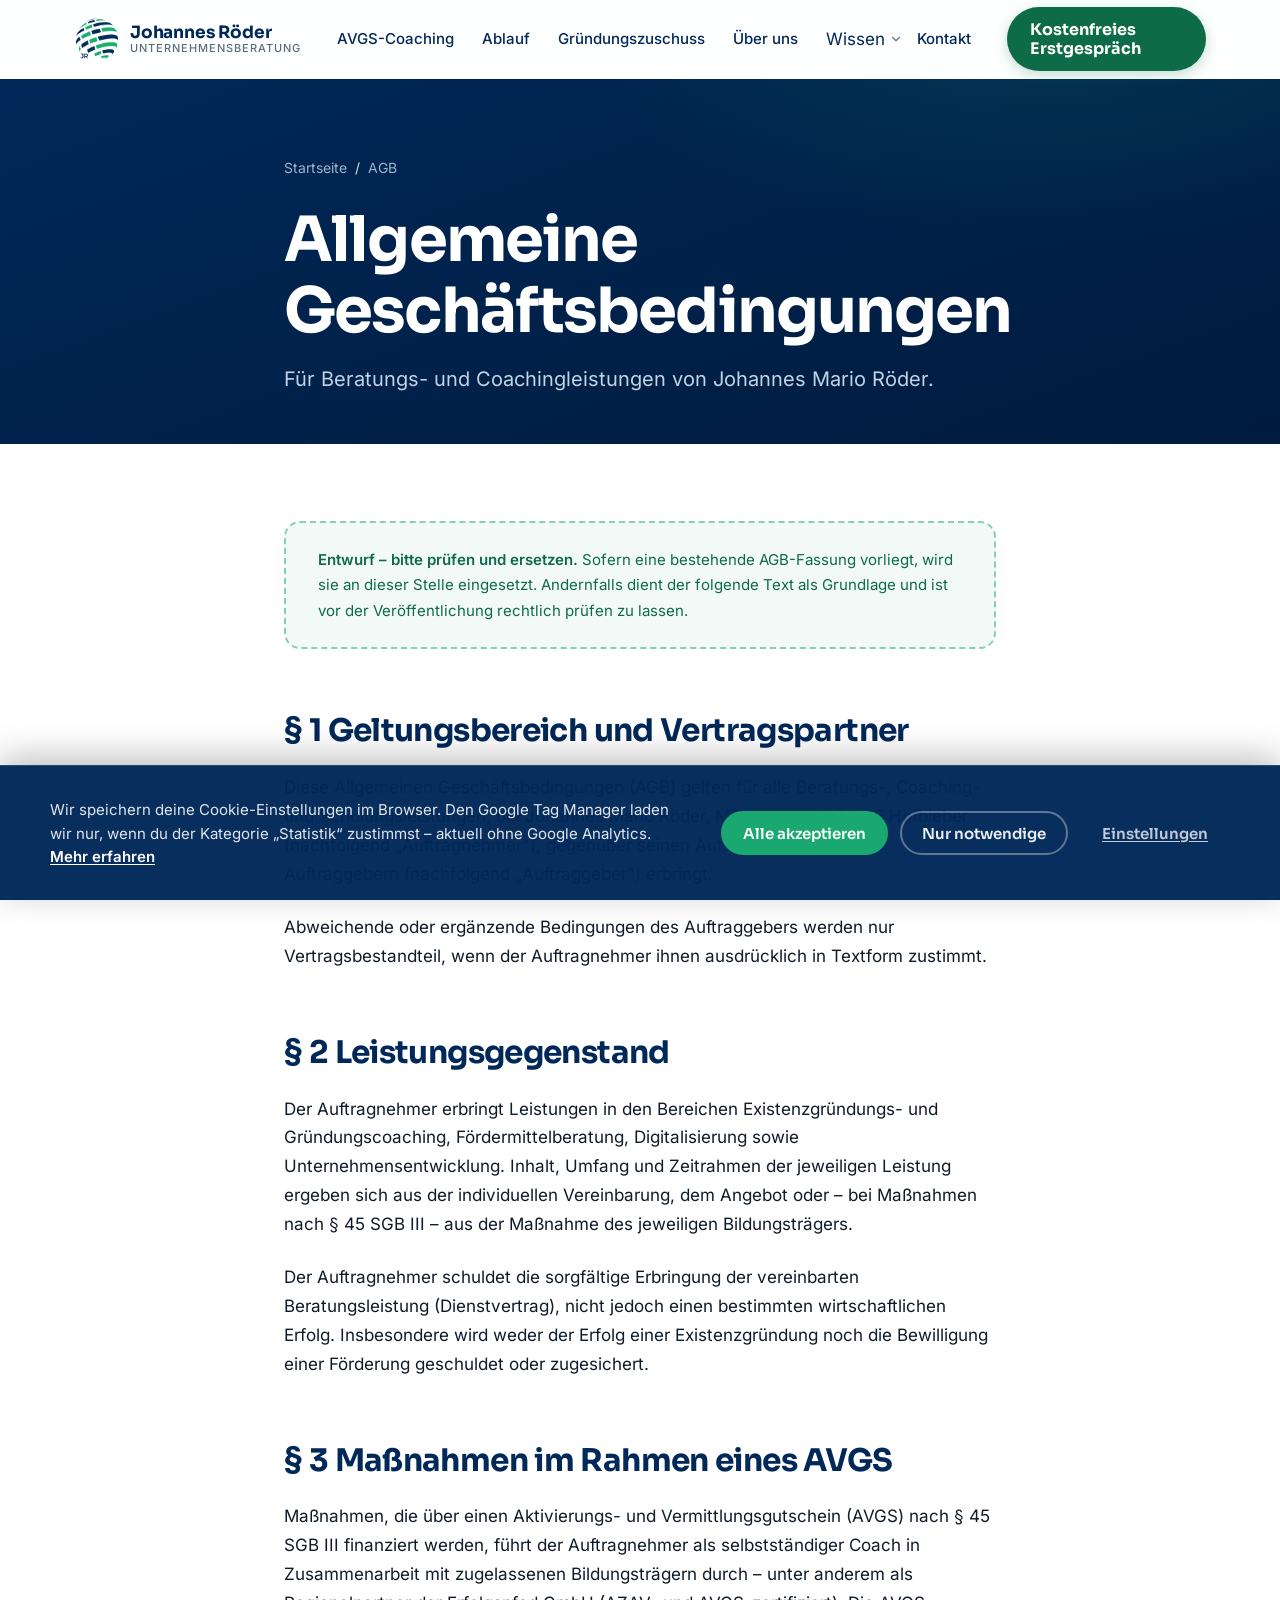
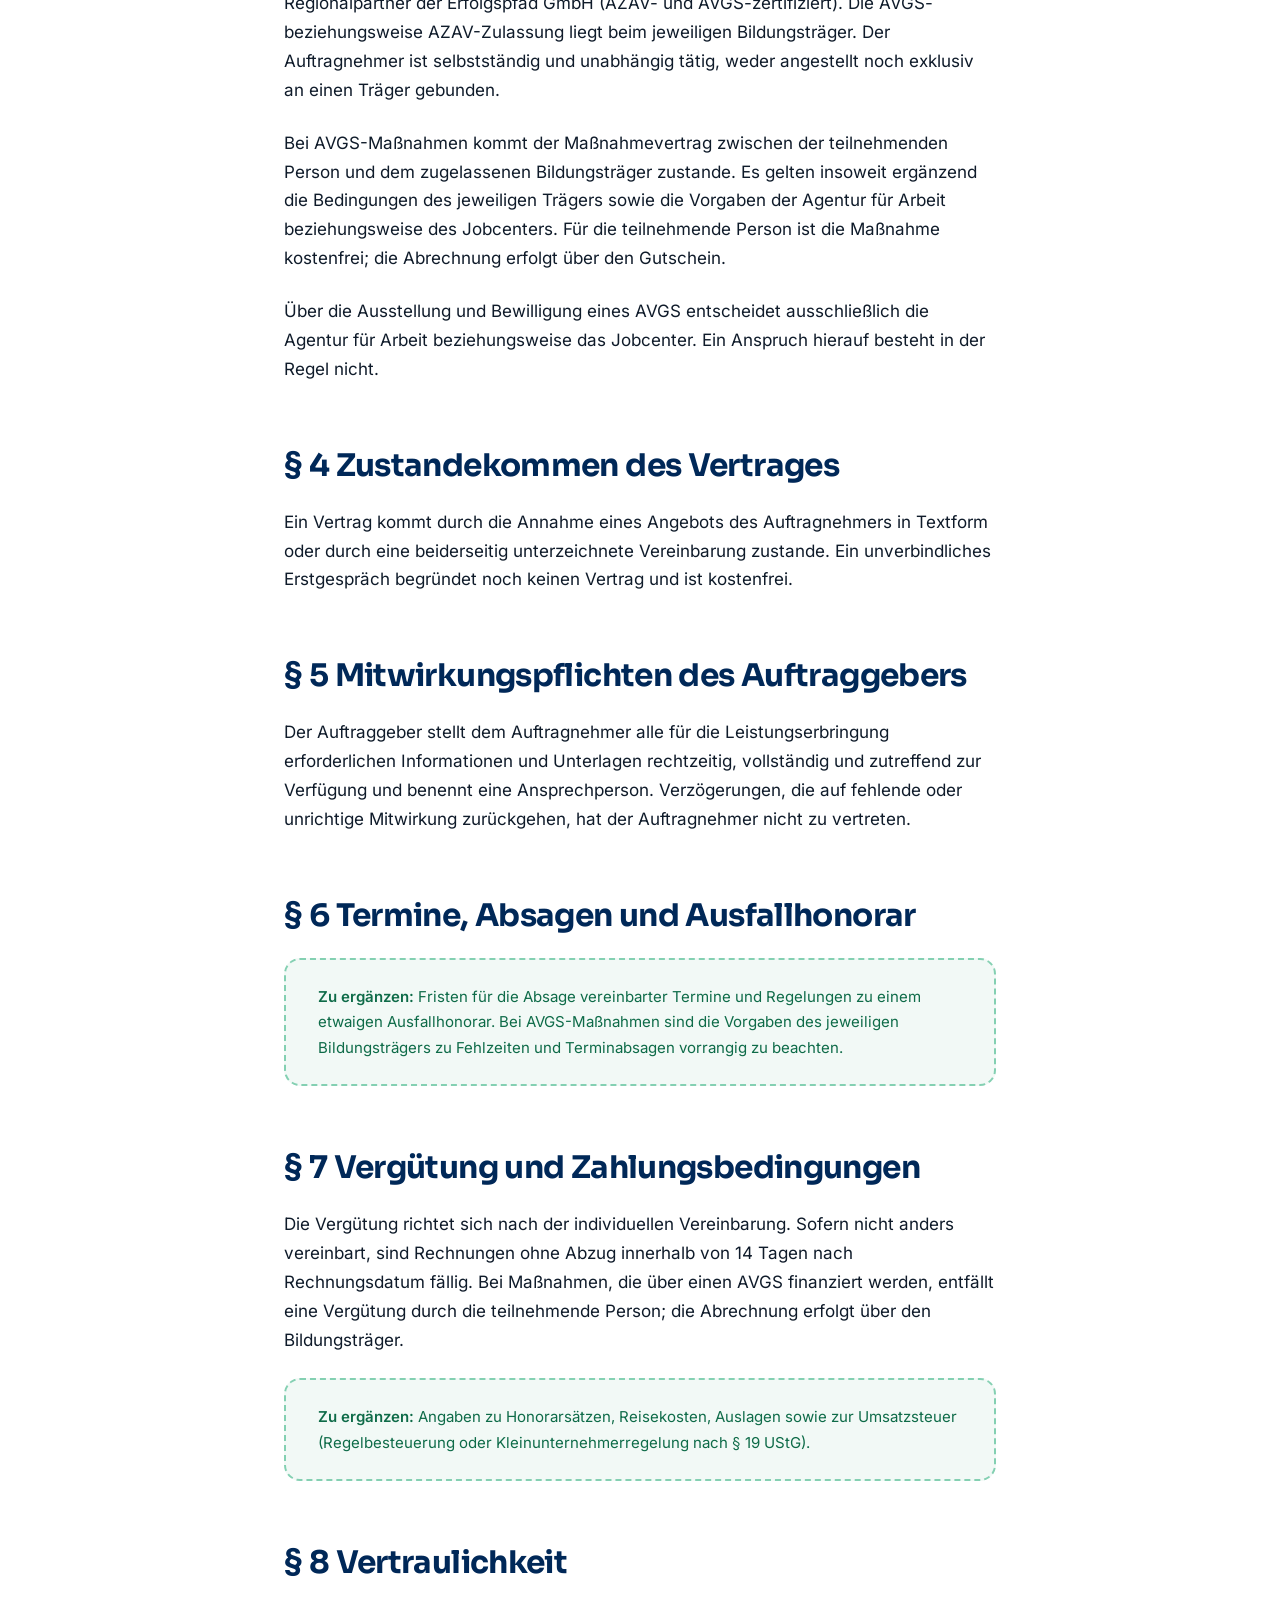
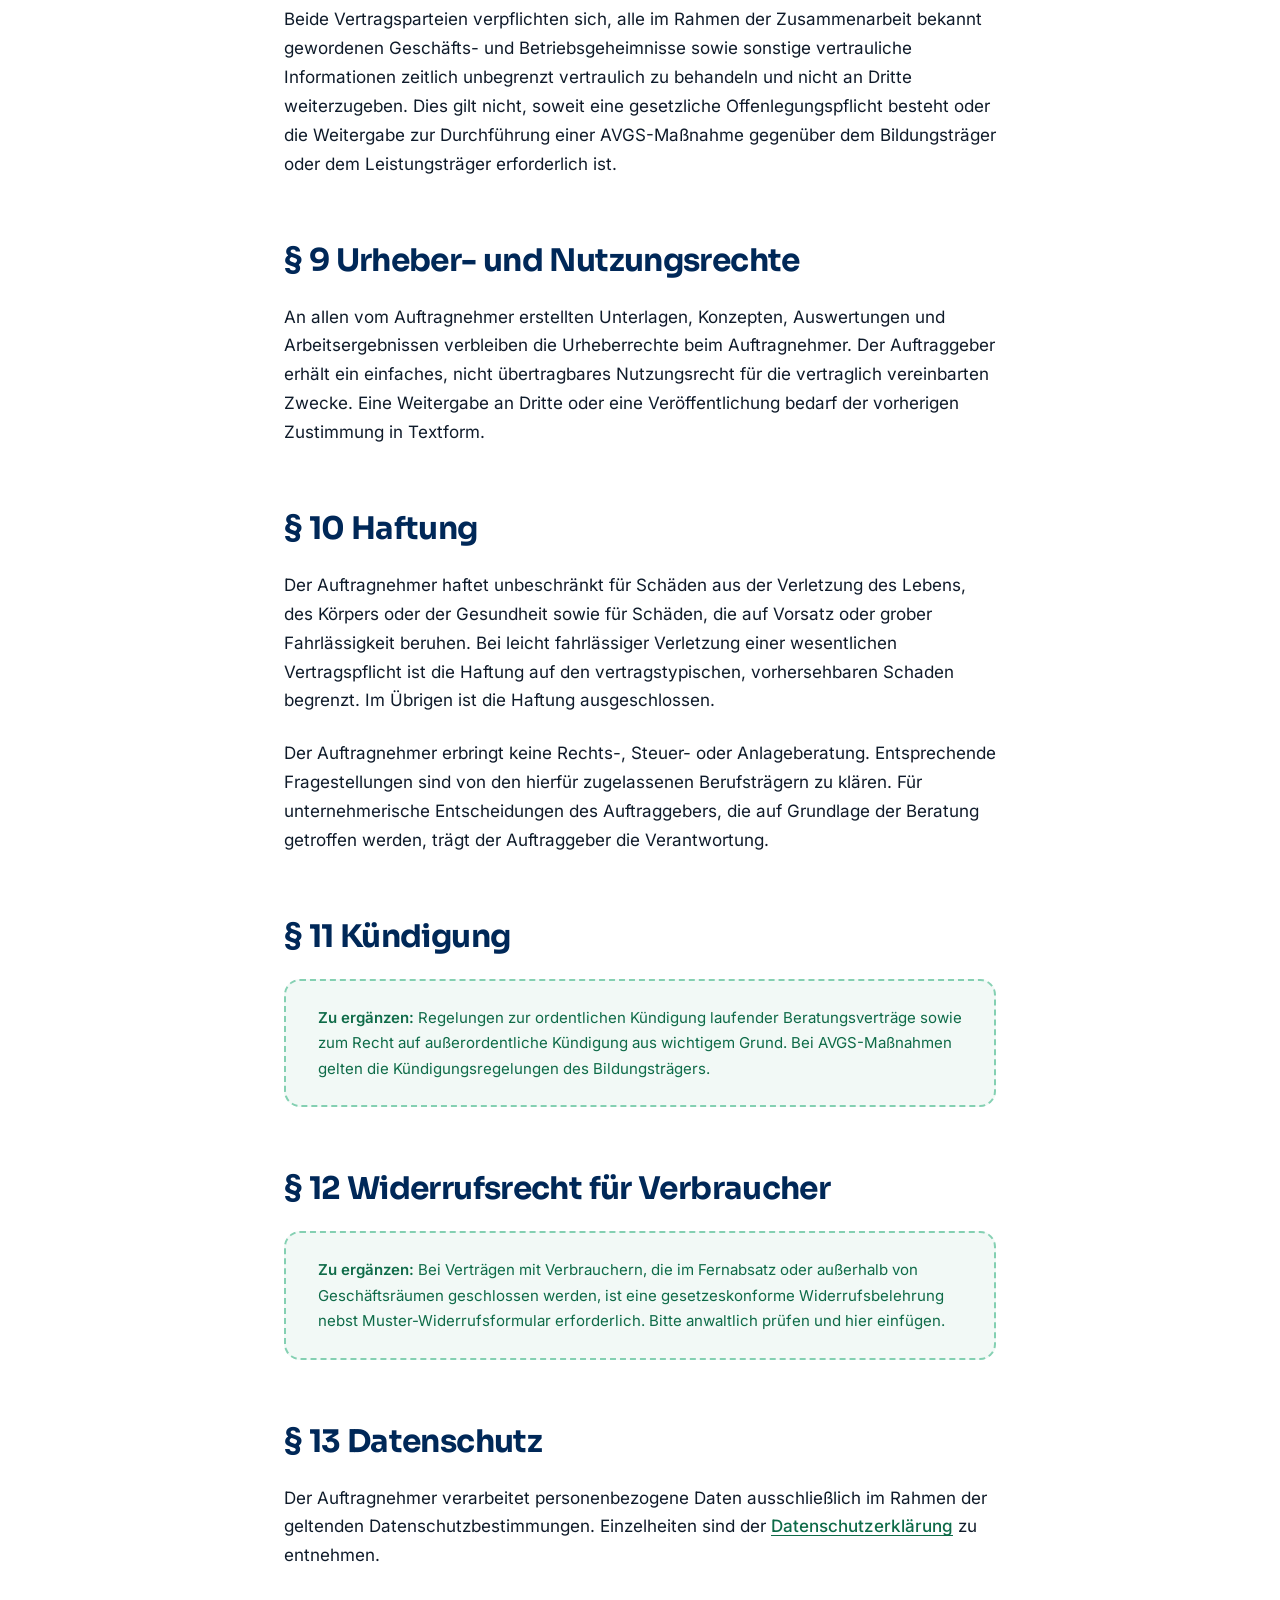
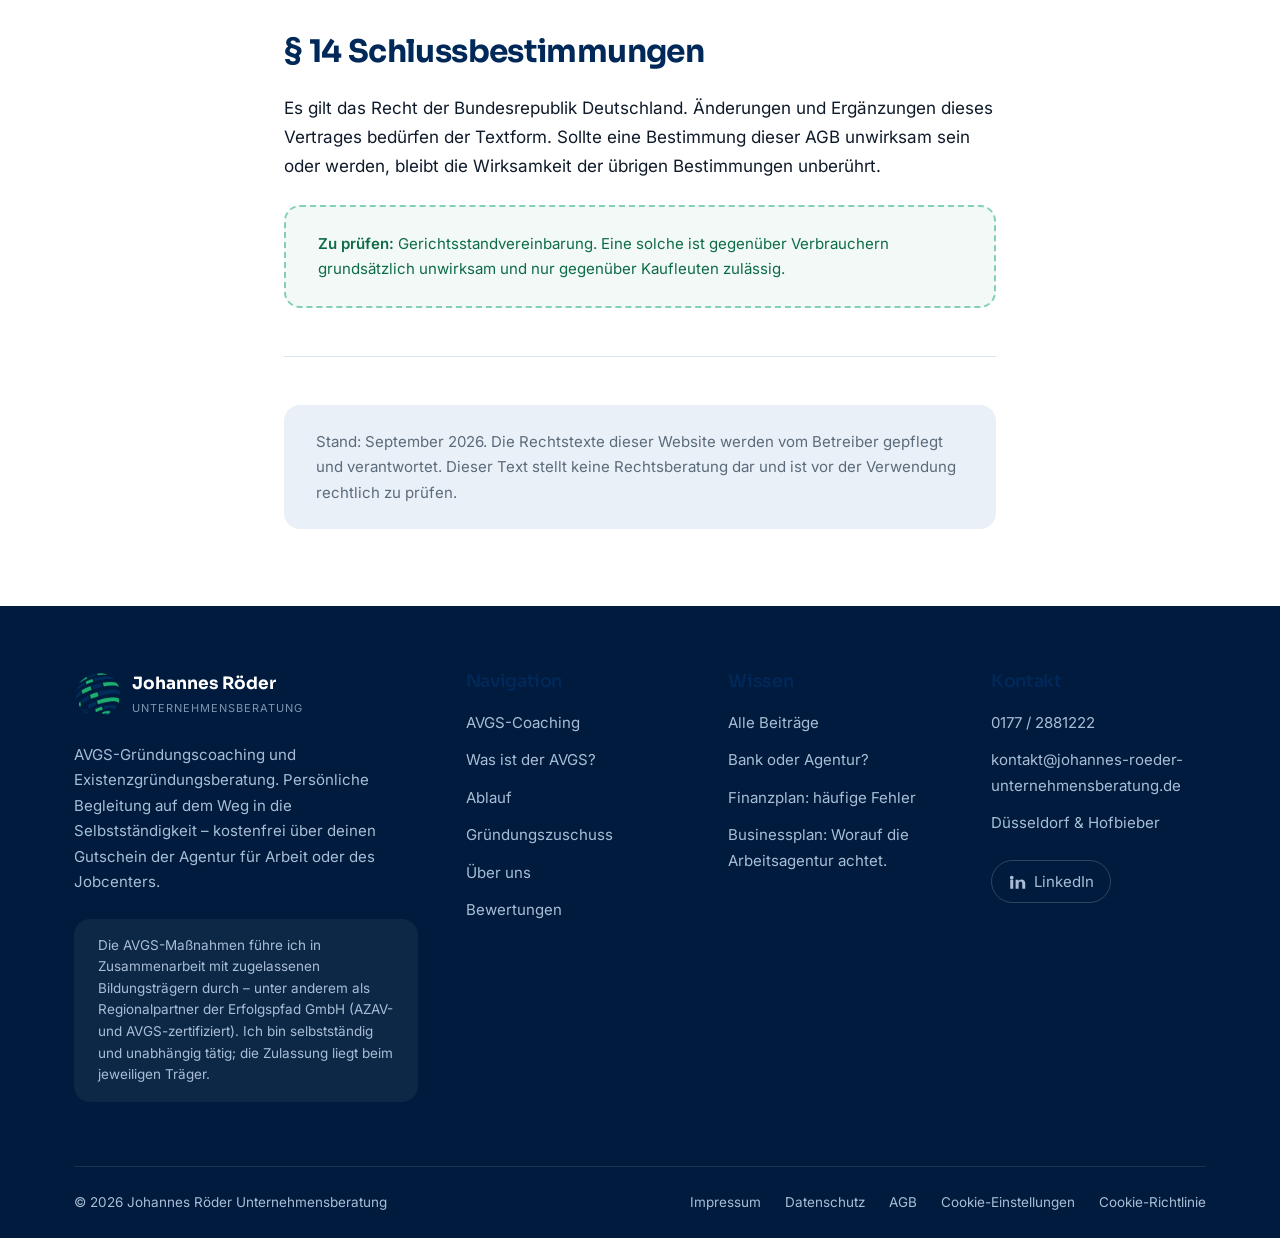
<file: agb.html>
<!DOCTYPE html>
<html lang="de">
<head>
<meta charset="utf-8">
<meta name="viewport" content="width=device-width, initial-scale=1">

<title>AGB – Johannes Röder Unternehmensberatung</title>
<meta name="description" content="Allgemeine Geschäftsbedingungen für Beratungs- und Coachingleistungen der Johannes Röder Unternehmensberatung, einschließlich AVGS-Maßnahmen.">
<link rel="canonical" href="https://www.johannes-roeder-unternehmensberatung.de/agb.html">
<meta name="robots" content="index, follow">

<meta property="og:type" content="website">
<meta property="og:locale" content="de_DE">
<meta property="og:site_name" content="Johannes Röder – Unternehmensberatung">
<meta property="og:title" content="AGB – Johannes Röder Unternehmensberatung">
<meta property="og:description" content="Allgemeine Geschäftsbedingungen für Beratungs- und Coachingleistungen.">
<meta property="og:url" content="https://www.johannes-roeder-unternehmensberatung.de/agb.html">
<meta property="og:image" content="https://www.johannes-roeder-unternehmensberatung.de/assets/img/og-image.png">

<link rel="icon" href="assets/img/favicon-32x32.png" sizes="32x32" type="image/png">
<link rel="icon" href="assets/img/favicon-16x16.png" sizes="16x16" type="image/png">
<link rel="apple-touch-icon" href="assets/img/apple-touch-icon.png">
<link rel="manifest" href="site.webmanifest">
<meta name="theme-color" content="#002858">

<script>
window.dataLayer = window.dataLayer || [];
function gtag(){dataLayer.push(arguments);}
gtag('consent', 'default', {
  ad_storage: 'denied',
  ad_user_data: 'denied',
  ad_personalization: 'denied',
  analytics_storage: 'denied',
  wait_for_update: 500
});
</script>

<link rel="preload" href="assets/fonts/inter-latin.woff2" as="font" type="font/woff2" crossorigin>
<link rel="preload" href="assets/fonts/sora-latin.woff2" as="font" type="font/woff2" crossorigin>
<link rel="stylesheet" href="assets/css/styles.css">
</head>

<body>
<a class="skip-link" href="#main">Zum Hauptinhalt springen</a>

<svg class="icon-sprite" aria-hidden="true" focusable="false">
  <defs>
    <symbol id="i-linkedin" viewBox="0 0 24 24" fill="currentColor"><path d="M4.98 3.5a2.5 2.5 0 1 1 0 5 2.5 2.5 0 0 1 0-5ZM3 9h4v12H3V9Zm7 0h3.8v1.7h.05c.53-.95 1.83-1.95 3.76-1.95C21.6 8.75 23 11 23 14.3V21h-4v-6c0-1.6-.03-3.66-2.25-3.66-2.25 0-2.6 1.73-2.6 3.54V21h-4V9Z"/></symbol>
  </defs>
</svg>

<header class="site-header">
  <div class="container site-header__inner">
    <a class="brand" href="index.html" aria-label="Johannes Röder Unternehmensberatung – zur Startseite">
      <img class="brand__logo" src="assets/img/logo.png" alt="" width="44" height="44" aria-hidden="true">
      <span class="brand__text">
        <span class="brand__name">Johannes Röder</span>
        <span class="brand__tag">Unternehmensberatung</span>
      </span>
    </a>

    <button class="nav-toggle" type="button" aria-expanded="false" aria-controls="primary-nav" aria-label="Menü öffnen">
      <span class="nav-toggle__bars" aria-hidden="true"><span></span><span></span><span></span></span>
    </button>

    <nav class="nav" id="primary-nav" aria-label="Hauptnavigation">
      <ul class="nav__list">
        <li><a class="nav__link" href="index.html#avgs-coaching">AVGS-Coaching</a></li>
        <li><a class="nav__link" href="index.html#ablauf">Ablauf</a></li>
        <li><a class="nav__link" href="index.html#gruendungszuschuss">Gründungszuschuss</a></li>
        <li><a class="nav__link" href="index.html#ueber-uns">Über uns</a></li>
        <li class="nav__item nav__item--submenu">
          <button type="button" class="nav__link nav__trigger" aria-expanded="false" aria-controls="nav-wissen-submenu">
            Wissen
            <svg class="nav__chevron" width="14" height="14" viewBox="0 0 24 24" fill="none" stroke="currentColor" stroke-width="2" stroke-linecap="round" stroke-linejoin="round" aria-hidden="true"><path d="m6 9 6 6 6-6"/></svg>
          </button>
          <ul class="nav__submenu" id="nav-wissen-submenu">
            <li><a class="nav__sublink" href="blog/index.html">Alle Beiträge</a></li>
            <li><a class="nav__sublink" href="blog/businessplan-bank-oder-agentur.html">Bank oder Agentur?</a></li>
            <li><a class="nav__sublink" href="blog/avgs-coaching-ablauf-dauer-inhalte.html">AVGS-Coaching: Ablauf</a></li>
            <li><a class="nav__sublink" href="blog/avgs-gutschein-was-ist-das.html">AVGS-Gutschein erklärt</a></li>
            <li><a class="nav__sublink" href="blog/gruendungszuschuss-beantragen.html">Gründungszuschuss beantragen</a></li>
            <li><a class="nav__sublink" href="blog/businessplan-gruendungszuschuss.html">Businessplan: Worauf die Arbeitsagentur achtet.</a></li>
            <li><a class="nav__sublink" href="blog/finanzplan-gruendungszuschuss-fehler.html">Finanzplan: häufige Fehler</a></li>
          </ul>
        </li>
        <li><a class="nav__link" href="index.html#kontakt">Kontakt</a></li>
      </ul>
      <a class="btn btn--primary btn--compact" href="index.html#kontakt">Kostenfreies Erstgespräch</a>
    </nav>
  </div>
</header>

<main id="main">

  <section class="page-hero">
    <div class="container container--narrow">
      <nav class="breadcrumb" aria-label="Brotkrumennavigation">
        <ol>
          <li><a href="index.html">Startseite</a></li>
          <li aria-current="page">AGB</li>
        </ol>
      </nav>
      <h1>Allgemeine Geschäftsbedingungen</h1>
      <p class="lead">
        Für Beratungs- und Coachingleistungen von Johannes Mario Röder.
      </p>
    </div>
  </section>

  <section class="section section--white">
    <div class="container container--narrow">
      <article class="prose">

        <!-- ============================================================
             HINWEIS für den Betreiber (nicht öffentlich sichtbar):
             Eine bestehende AGB-Fassung lag bei der Erstellung dieser
             Website nicht vor. Das folgende Gerüst bildet die üblichen
             Regelungspunkte für Beratungs- und Coachingleistungen ab und
             berücksichtigt den AVGS-Kontext. Es ist ausdrücklich ein
             ENTWURF und vor der Veröffentlichung anwaltlich zu prüfen
             beziehungsweise durch die bestehende Fassung zu ersetzen.
             Die mit .placeholder markierten Blöcke sind zu befüllen oder
             zu entfernen.
             ============================================================ -->

        <p class="placeholder">
          <strong>Entwurf – bitte prüfen und ersetzen.</strong> Sofern eine bestehende AGB-Fassung
          vorliegt, wird sie an dieser Stelle eingesetzt. Andernfalls dient der folgende Text als
          Grundlage und ist vor der Veröffentlichung rechtlich prüfen zu lassen.
        </p>

        <h2>§ 1 Geltungsbereich und Vertragspartner</h2>
        <p>
          Diese Allgemeinen Geschäftsbedingungen (AGB) gelten für alle Beratungs-, Coaching- und
          Schulungsleistungen, die Johannes Mario Röder, Mühlenweg 8, 36145 Hofbieber (nachfolgend
          „Auftragnehmer"), gegenüber seinen Auftraggeberinnen und Auftraggebern (nachfolgend
          „Auftraggeber") erbringt.
        </p>
        <p>
          Abweichende oder ergänzende Bedingungen des Auftraggebers werden nur Vertragsbestandteil,
          wenn der Auftragnehmer ihnen ausdrücklich in Textform zustimmt.
        </p>

        <h2>§ 2 Leistungsgegenstand</h2>
        <p>
          Der Auftragnehmer erbringt Leistungen in den Bereichen Existenzgründungs- und
          Gründungscoaching, Fördermittelberatung, Digitalisierung sowie Unternehmensentwicklung.
          Inhalt, Umfang und Zeitrahmen der jeweiligen Leistung ergeben sich aus der individuellen
          Vereinbarung, dem Angebot oder – bei Maßnahmen nach § 45 SGB III – aus der Maßnahme des
          jeweiligen Bildungsträgers.
        </p>
        <p>
          Der Auftragnehmer schuldet die sorgfältige Erbringung der vereinbarten Beratungsleistung
          (Dienstvertrag), nicht jedoch einen bestimmten wirtschaftlichen Erfolg. Insbesondere wird
          weder der Erfolg einer Existenzgründung noch die Bewilligung einer Förderung geschuldet
          oder zugesichert.
        </p>

        <h2>§ 3 Maßnahmen im Rahmen eines AVGS</h2>
        <p>
          Maßnahmen, die über einen Aktivierungs- und Vermittlungsgutschein (AVGS) nach § 45 SGB III
          finanziert werden, führt der Auftragnehmer als selbstständiger Coach in Zusammenarbeit mit
          zugelassenen Bildungsträgern durch – unter anderem als Regionalpartner der Erfolgspfad
          GmbH (AZAV- und AVGS-zertifiziert). Die AVGS- beziehungsweise AZAV-Zulassung liegt beim
          jeweiligen Bildungsträger. Der Auftragnehmer ist selbstständig und unabhängig tätig,
          weder angestellt noch exklusiv an einen Träger gebunden.
        </p>
        <p>
          Bei AVGS-Maßnahmen kommt der Maßnahmevertrag zwischen der teilnehmenden Person und dem
          zugelassenen Bildungsträger zustande. Es gelten insoweit ergänzend die Bedingungen des
          jeweiligen Trägers sowie die Vorgaben der Agentur für Arbeit beziehungsweise des
          Jobcenters. Für die teilnehmende Person ist die Maßnahme kostenfrei; die Abrechnung
          erfolgt über den Gutschein.
        </p>
        <p>
          Über die Ausstellung und Bewilligung eines AVGS entscheidet ausschließlich die Agentur
          für Arbeit beziehungsweise das Jobcenter. Ein Anspruch hierauf besteht in der Regel nicht.
        </p>

        <h2>§ 4 Zustandekommen des Vertrages</h2>
        <p>
          Ein Vertrag kommt durch die Annahme eines Angebots des Auftragnehmers in Textform oder
          durch eine beiderseitig unterzeichnete Vereinbarung zustande. Ein unverbindliches
          Erstgespräch begründet noch keinen Vertrag und ist kostenfrei.
        </p>

        <h2>§ 5 Mitwirkungspflichten des Auftraggebers</h2>
        <p>
          Der Auftraggeber stellt dem Auftragnehmer alle für die Leistungserbringung erforderlichen
          Informationen und Unterlagen rechtzeitig, vollständig und zutreffend zur Verfügung und
          benennt eine Ansprechperson. Verzögerungen, die auf fehlende oder unrichtige Mitwirkung
          zurückgehen, hat der Auftragnehmer nicht zu vertreten.
        </p>

        <h2>§ 6 Termine, Absagen und Ausfallhonorar</h2>
        <p class="placeholder">
          <strong>Zu ergänzen:</strong> Fristen für die Absage vereinbarter Termine und Regelungen
          zu einem etwaigen Ausfallhonorar. Bei AVGS-Maßnahmen sind die Vorgaben des jeweiligen
          Bildungsträgers zu Fehlzeiten und Terminabsagen vorrangig zu beachten.
        </p>

        <h2>§ 7 Vergütung und Zahlungsbedingungen</h2>
        <p>
          Die Vergütung richtet sich nach der individuellen Vereinbarung. Sofern nicht anders
          vereinbart, sind Rechnungen ohne Abzug innerhalb von 14 Tagen nach Rechnungsdatum
          fällig. Bei Maßnahmen, die über einen AVGS finanziert werden, entfällt eine Vergütung
          durch die teilnehmende Person; die Abrechnung erfolgt über den Bildungsträger.
        </p>
        <p class="placeholder">
          <strong>Zu ergänzen:</strong> Angaben zu Honorarsätzen, Reisekosten, Auslagen sowie zur
          Umsatzsteuer (Regelbesteuerung oder Kleinunternehmerregelung nach § 19 UStG).
        </p>

        <h2>§ 8 Vertraulichkeit</h2>
        <p>
          Beide Vertragsparteien verpflichten sich, alle im Rahmen der Zusammenarbeit bekannt
          gewordenen Geschäfts- und Betriebsgeheimnisse sowie sonstige vertrauliche Informationen
          zeitlich unbegrenzt vertraulich zu behandeln und nicht an Dritte weiterzugeben. Dies gilt
          nicht, soweit eine gesetzliche Offenlegungspflicht besteht oder die Weitergabe zur
          Durchführung einer AVGS-Maßnahme gegenüber dem Bildungsträger oder dem Leistungsträger
          erforderlich ist.
        </p>

        <h2>§ 9 Urheber- und Nutzungsrechte</h2>
        <p>
          An allen vom Auftragnehmer erstellten Unterlagen, Konzepten, Auswertungen und
          Arbeitsergebnissen verbleiben die Urheberrechte beim Auftragnehmer. Der Auftraggeber
          erhält ein einfaches, nicht übertragbares Nutzungsrecht für die vertraglich vereinbarten
          Zwecke. Eine Weitergabe an Dritte oder eine Veröffentlichung bedarf der vorherigen
          Zustimmung in Textform.
        </p>

        <h2>§ 10 Haftung</h2>
        <p>
          Der Auftragnehmer haftet unbeschränkt für Schäden aus der Verletzung des Lebens, des
          Körpers oder der Gesundheit sowie für Schäden, die auf Vorsatz oder grober Fahrlässigkeit
          beruhen. Bei leicht fahrlässiger Verletzung einer wesentlichen Vertragspflicht ist die
          Haftung auf den vertragstypischen, vorhersehbaren Schaden begrenzt. Im Übrigen ist die
          Haftung ausgeschlossen.
        </p>
        <p>
          Der Auftragnehmer erbringt keine Rechts-, Steuer- oder Anlageberatung. Entsprechende
          Fragestellungen sind von den hierfür zugelassenen Berufsträgern zu klären. Für
          unternehmerische Entscheidungen des Auftraggebers, die auf Grundlage der Beratung
          getroffen werden, trägt der Auftraggeber die Verantwortung.
        </p>

        <h2>§ 11 Kündigung</h2>
        <p class="placeholder">
          <strong>Zu ergänzen:</strong> Regelungen zur ordentlichen Kündigung laufender
          Beratungsverträge sowie zum Recht auf außerordentliche Kündigung aus wichtigem Grund.
          Bei AVGS-Maßnahmen gelten die Kündigungsregelungen des Bildungsträgers.
        </p>

        <h2>§ 12 Widerrufsrecht für Verbraucher</h2>
        <p class="placeholder">
          <strong>Zu ergänzen:</strong> Bei Verträgen mit Verbrauchern, die im Fernabsatz oder
          außerhalb von Geschäftsräumen geschlossen werden, ist eine gesetzeskonforme
          Widerrufsbelehrung nebst Muster-Widerrufsformular erforderlich. Bitte anwaltlich prüfen
          und hier einfügen.
        </p>

        <h2>§ 13 Datenschutz</h2>
        <p>
          Der Auftragnehmer verarbeitet personenbezogene Daten ausschließlich im Rahmen der
          geltenden Datenschutzbestimmungen. Einzelheiten sind der
          <a href="datenschutz.html">Datenschutzerklärung</a> zu entnehmen.
        </p>

        <h2>§ 14 Schlussbestimmungen</h2>
        <p>
          Es gilt das Recht der Bundesrepublik Deutschland. Änderungen und Ergänzungen dieses
          Vertrages bedürfen der Textform. Sollte eine Bestimmung dieser AGB unwirksam sein oder
          werden, bleibt die Wirksamkeit der übrigen Bestimmungen unberührt.
        </p>
        <p class="placeholder">
          <strong>Zu prüfen:</strong> Gerichtsstandvereinbarung. Eine solche ist gegenüber
          Verbrauchern grundsätzlich unwirksam und nur gegenüber Kaufleuten zulässig.
        </p>

        <hr>

        <p class="note">
          Stand: September 2026. Die Rechtstexte dieser Website werden vom Betreiber gepflegt und
          verantwortet. Dieser Text stellt keine Rechtsberatung dar und ist vor der Verwendung
          rechtlich zu prüfen.
        </p>
      </article>
    </div>
  </section>

</main>

<footer class="site-footer">
  <div class="container">
    <div class="footer__top">
      <div>
        <div class="footer__brand">
          <img src="assets/img/logo.png" alt="" width="46" height="46" aria-hidden="true">
          <span>
            <span class="footer__brand-name">Johannes Röder</span>
            <span class="footer__brand-tag">Unternehmensberatung</span>
          </span>
        </div>
        <p>
          AVGS-Gründungscoaching und Existenzgründungsberatung. Persönliche Begleitung auf dem
          Weg in die Selbstständigkeit – kostenfrei über deinen Gutschein der Agentur für Arbeit
          oder des Jobcenters.
        </p>
        <p class="footer__partner">
          Die AVGS-Maßnahmen führe ich in Zusammenarbeit mit zugelassenen Bildungsträgern durch –
          unter anderem als Regionalpartner der Erfolgspfad GmbH (AZAV- und AVGS-zertifiziert).
          Ich bin selbstständig und unabhängig tätig; die Zulassung liegt beim jeweiligen Träger.
        </p>
      </div>

      <div>
        <h4>Navigation</h4>
        <ul class="footer__list">
          <li><a href="index.html#avgs-coaching">AVGS-Coaching</a></li>
          <li><a href="index.html#avgs-erklaerung">Was ist der AVGS?</a></li>
          <li><a href="index.html#ablauf">Ablauf</a></li>
          <li><a href="index.html#gruendungszuschuss">Gründungszuschuss</a></li>
          <li><a href="index.html#ueber-uns">Über uns</a></li>
          <li><a href="index.html#bewertungen">Bewertungen</a></li>
        </ul>
      </div>

      <div>
        <h4>Wissen</h4>
        <ul class="footer__list">
          <li><a href="blog/index.html">Alle Beiträge</a></li>
          <li><a href="blog/businessplan-bank-oder-agentur.html">Bank oder Agentur?</a></li>
          <li><a href="blog/finanzplan-gruendungszuschuss-fehler.html">Finanzplan: häufige Fehler</a></li>
          <li><a href="blog/businessplan-gruendungszuschuss.html">Businessplan: Worauf die Arbeitsagentur achtet.</a></li>
        </ul>
      </div>

      <div>
        <h4>Kontakt</h4>
        <ul class="footer__list">
          <li><a href="tel:+491772881222">0177 / 2881222</a></li>
          <li><a href="mailto:kontakt@johannes-roeder-unternehmensberatung.de">kontakt@johannes-roeder-<wbr>unternehmensberatung.de</a></li>
          <li>Düsseldorf &amp; Hofbieber</li>
        </ul>
        <p class="mt-5">
          <a class="social-link" href="https://www.linkedin.com/in/johannes-r%C3%B6der/" rel="noopener noreferrer" target="_blank">
            <svg width="18" height="18" aria-hidden="true"><use href="#i-linkedin"/></svg>
            LinkedIn
          </a>
        </p>
      </div>
    </div>

    <div class="footer__bottom">
      <p>&copy; <span id="current-year">2026</span> Johannes Röder Unternehmensberatung</p>
      <ul class="footer__legal">
        <li><a href="impressum.html">Impressum</a></li>
        <li><a href="datenschutz.html">Datenschutz</a></li>
        <li><a href="agb.html" aria-current="page">AGB</a></li>
        <li><button type="button" class="footer__legal-link" data-cookie-settings>Cookie-Einstellungen</button></li>
        <li><a href="cookie-richtlinie.html">Cookie-Richtlinie</a></li>
      </ul>
    </div>
  </div>
</footer>

<script src="assets/js/main.js" defer data-gtm-id="" data-policy-href="cookie-richtlinie.html"></script>
</body>
</html>
</file>
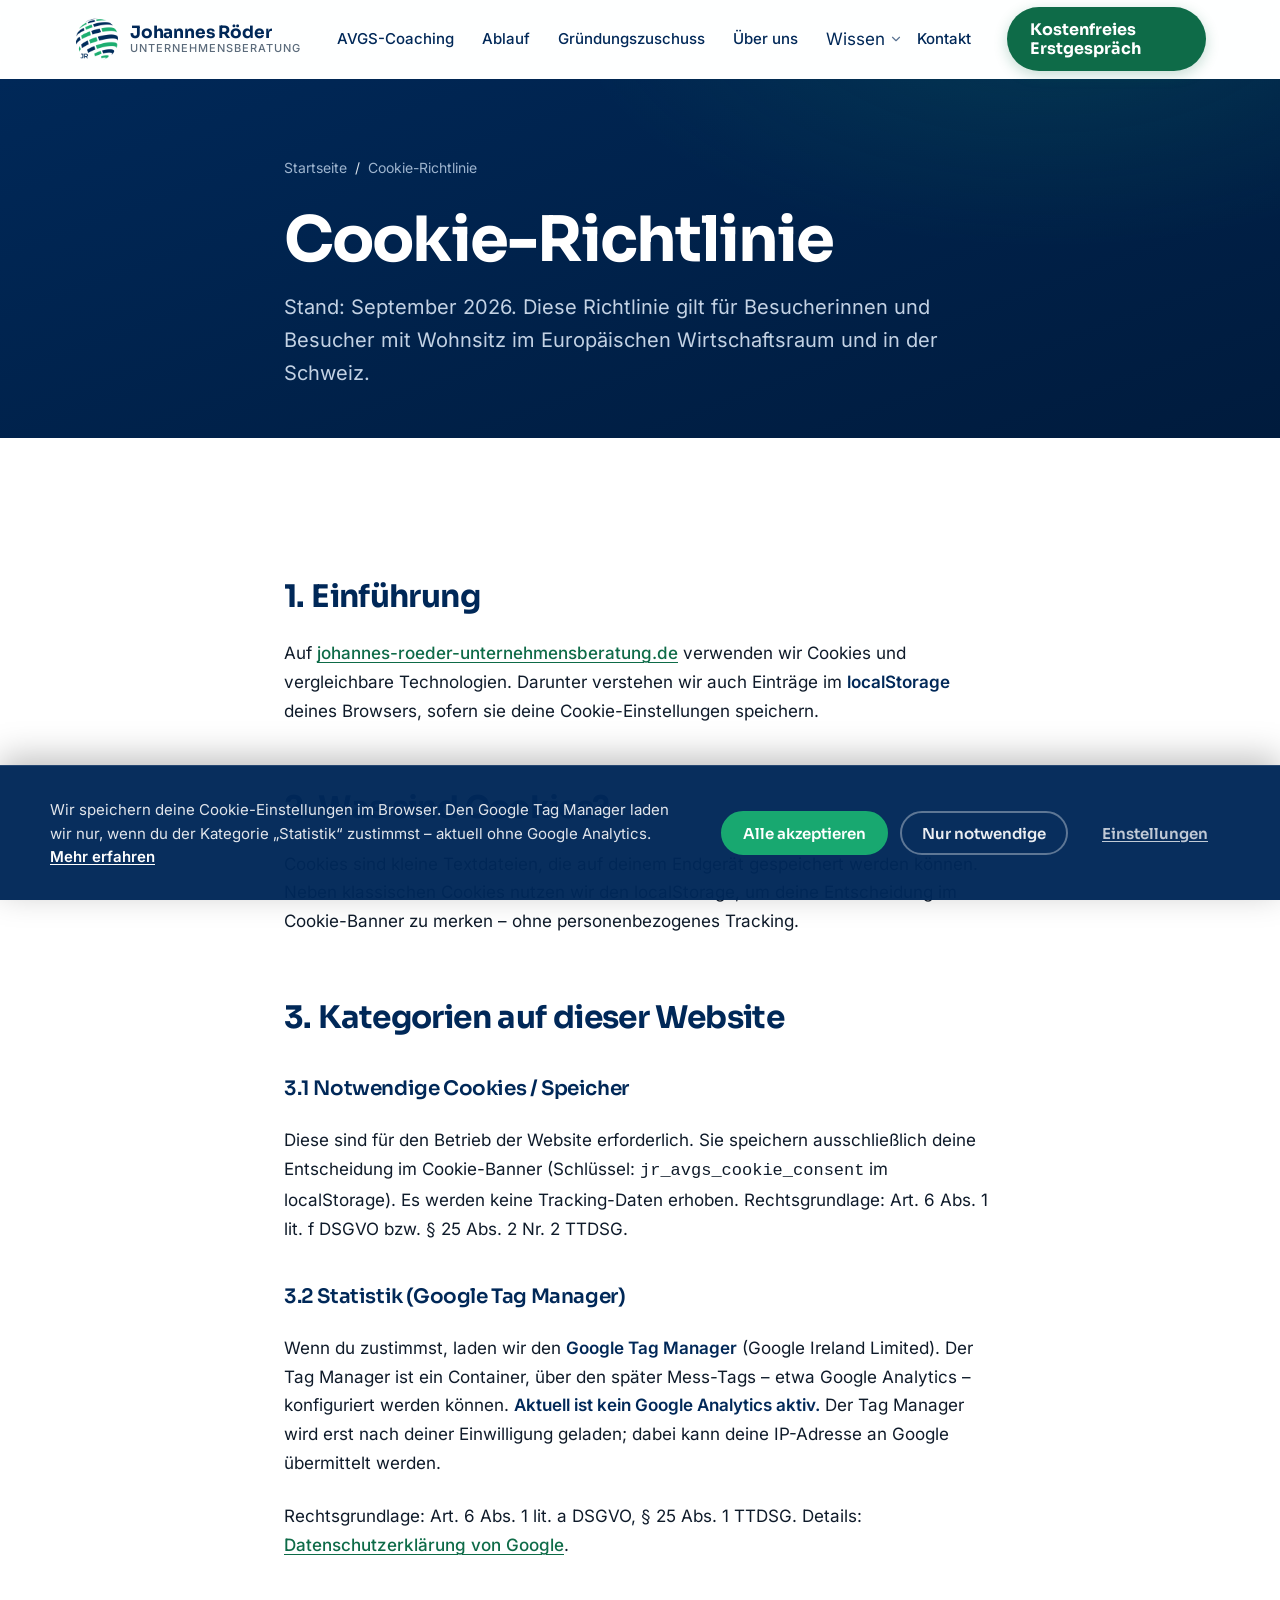
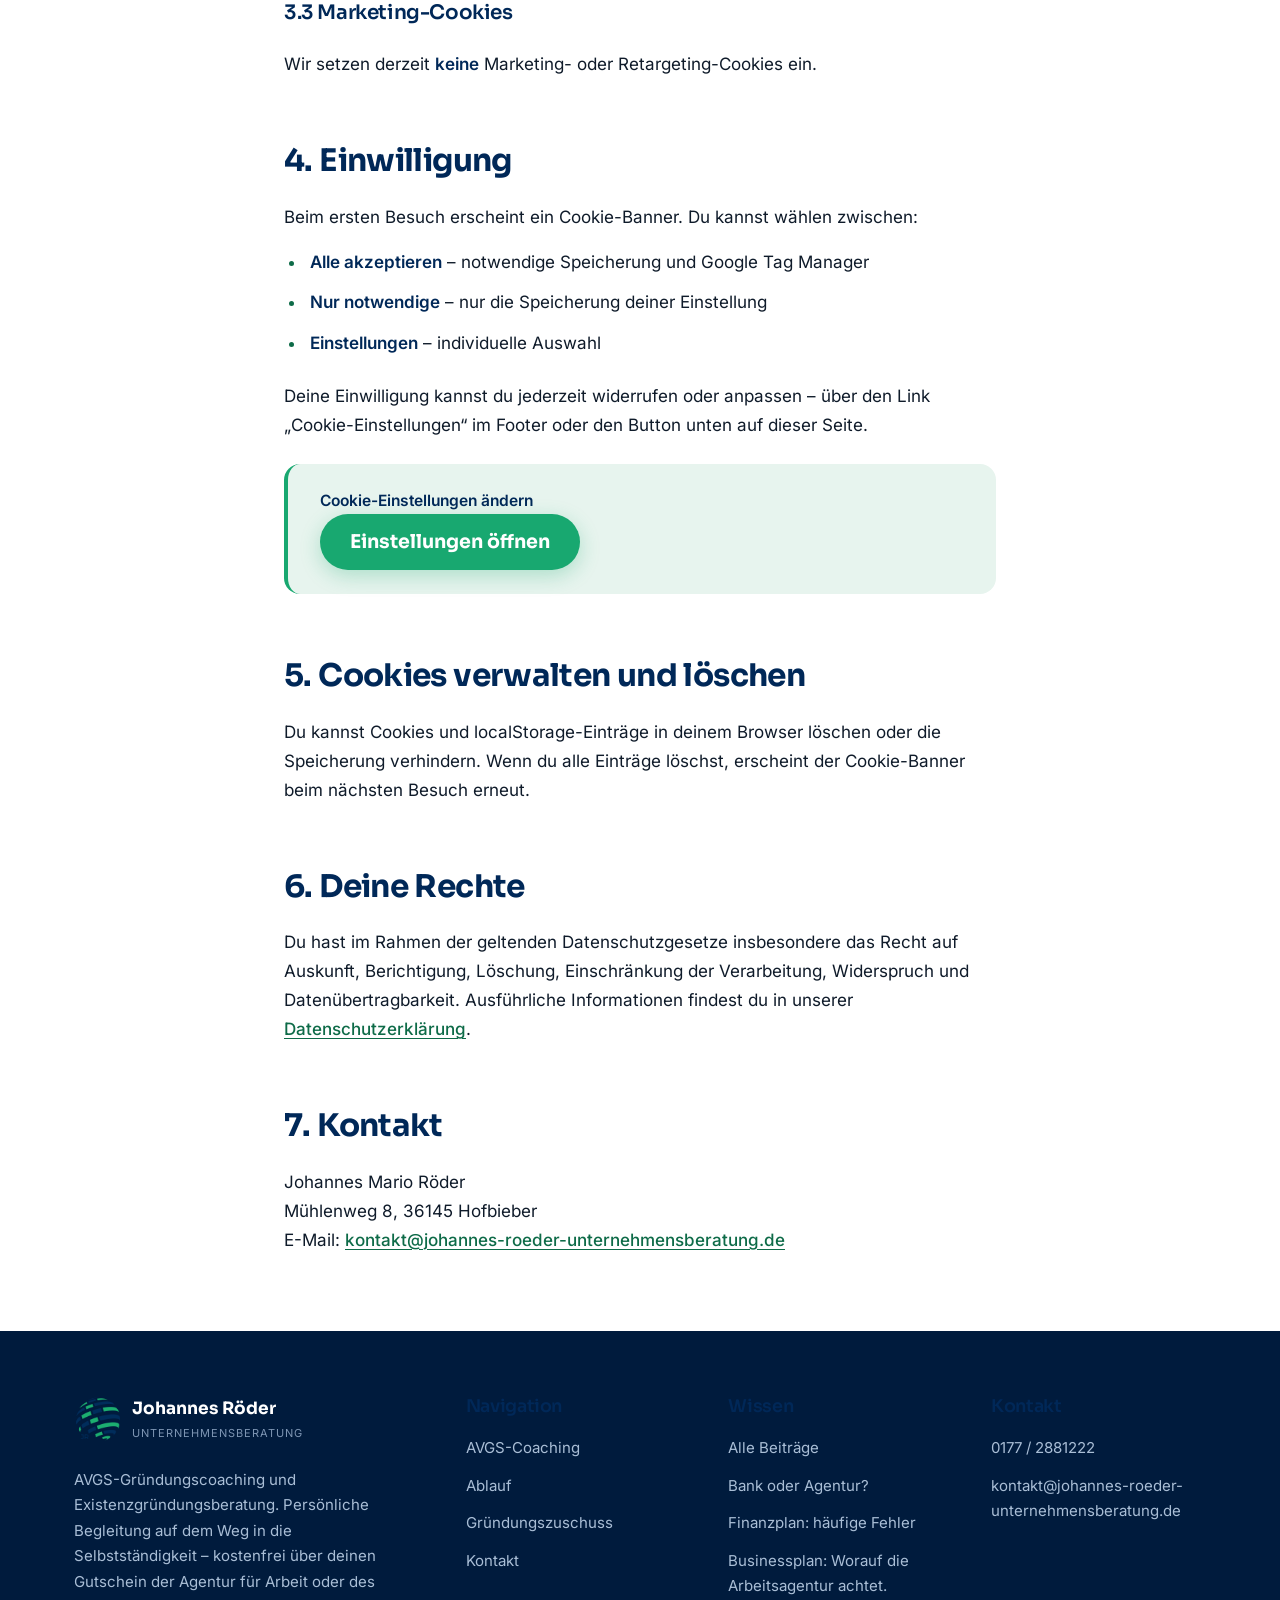
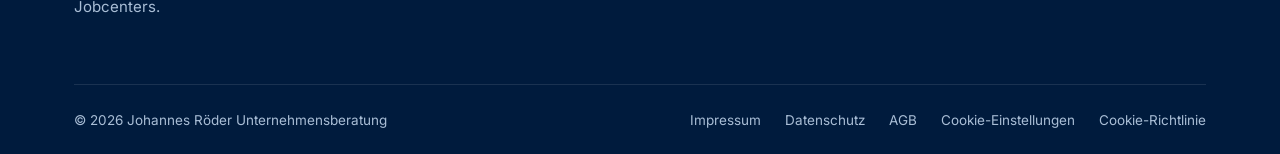
<file: cookie-richtlinie.html>
<!DOCTYPE html>
<html lang="de">
<head>
<meta charset="utf-8">
<meta name="viewport" content="width=device-width, initial-scale=1">

<title>Cookie-Richtlinie – Johannes Röder Unternehmensberatung</title>
<meta name="description" content="Informationen zu Cookies, localStorage und dem Google Tag Manager auf johannes-roeder-unternehmensberatung.de.">
<link rel="canonical" href="https://www.johannes-roeder-unternehmensberatung.de/cookie-richtlinie.html">
<meta name="robots" content="index, follow">

<meta property="og:type" content="website">
<meta property="og:locale" content="de_DE">
<meta property="og:site_name" content="Johannes Röder – Unternehmensberatung">
<meta property="og:title" content="Cookie-Richtlinie – Johannes Röder Unternehmensberatung">
<meta property="og:url" content="https://www.johannes-roeder-unternehmensberatung.de/cookie-richtlinie.html">
<meta property="og:image" content="https://www.johannes-roeder-unternehmensberatung.de/assets/img/og-image.png">

<link rel="icon" href="assets/img/favicon-32x32.png" sizes="32x32" type="image/png">
<link rel="icon" href="assets/img/favicon-16x16.png" sizes="16x16" type="image/png">
<link rel="apple-touch-icon" href="assets/img/apple-touch-icon.png">
<link rel="manifest" href="site.webmanifest">
<meta name="theme-color" content="#002858">

<script>
window.dataLayer = window.dataLayer || [];
function gtag(){dataLayer.push(arguments);}
gtag('consent', 'default', {
  ad_storage: 'denied',
  ad_user_data: 'denied',
  ad_personalization: 'denied',
  analytics_storage: 'denied',
  wait_for_update: 500
});
</script>

<link rel="preload" href="assets/fonts/inter-latin.woff2" as="font" type="font/woff2" crossorigin>
<link rel="preload" href="assets/fonts/sora-latin.woff2" as="font" type="font/woff2" crossorigin>
<link rel="stylesheet" href="assets/css/styles.css">
</head>

<body>
<a class="skip-link" href="#main">Zum Hauptinhalt springen</a>

<svg class="icon-sprite" aria-hidden="true" focusable="false">
  <defs>
    <symbol id="i-linkedin" viewBox="0 0 24 24" fill="currentColor"><path d="M4.98 3.5a2.5 2.5 0 1 1 0 5 2.5 2.5 0 0 1 0-5ZM3 9h4v12H3V9Zm7 0h3.8v1.7h.05c.53-.95 1.83-1.95 3.76-1.95C21.6 8.75 23 11 23 14.3V21h-4v-6c0-1.6-.03-3.66-2.25-3.66-2.25 0-2.6 1.73-2.6 3.54V21h-4V9Z"/></symbol>
  </defs>
</svg>

<header class="site-header">
  <div class="container site-header__inner">
    <a class="brand" href="index.html" aria-label="Johannes Röder Unternehmensberatung – zur Startseite">
      <img class="brand__logo" src="assets/img/logo.png" alt="" width="44" height="44" aria-hidden="true">
      <span class="brand__text">
        <span class="brand__name">Johannes Röder</span>
        <span class="brand__tag">Unternehmensberatung</span>
      </span>
    </a>

    <button class="nav-toggle" type="button" aria-expanded="false" aria-controls="primary-nav" aria-label="Menü öffnen">
      <span class="nav-toggle__bars" aria-hidden="true"><span></span><span></span><span></span></span>
    </button>

    <nav class="nav" id="primary-nav" aria-label="Hauptnavigation">
      <ul class="nav__list">
        <li><a class="nav__link" href="index.html#avgs-coaching">AVGS-Coaching</a></li>
        <li><a class="nav__link" href="index.html#ablauf">Ablauf</a></li>
        <li><a class="nav__link" href="index.html#gruendungszuschuss">Gründungszuschuss</a></li>
        <li><a class="nav__link" href="index.html#ueber-uns">Über uns</a></li>
        <li class="nav__item nav__item--submenu">
          <button type="button" class="nav__link nav__trigger" aria-expanded="false" aria-controls="nav-wissen-submenu">
            Wissen
            <svg class="nav__chevron" width="14" height="14" viewBox="0 0 24 24" fill="none" stroke="currentColor" stroke-width="2" stroke-linecap="round" stroke-linejoin="round" aria-hidden="true"><path d="m6 9 6 6 6-6"/></svg>
          </button>
          <ul class="nav__submenu" id="nav-wissen-submenu">
            <li><a class="nav__sublink" href="blog/index.html">Alle Beiträge</a></li>
            <li><a class="nav__sublink" href="blog/businessplan-bank-oder-agentur.html">Bank oder Agentur?</a></li>
            <li><a class="nav__sublink" href="blog/avgs-coaching-ablauf-dauer-inhalte.html">AVGS-Coaching: Ablauf</a></li>
            <li><a class="nav__sublink" href="blog/avgs-gutschein-was-ist-das.html">AVGS-Gutschein erklärt</a></li>
            <li><a class="nav__sublink" href="blog/gruendungszuschuss-beantragen.html">Gründungszuschuss beantragen</a></li>
            <li><a class="nav__sublink" href="blog/businessplan-gruendungszuschuss.html">Businessplan: Worauf die Arbeitsagentur achtet.</a></li>
            <li><a class="nav__sublink" href="blog/finanzplan-gruendungszuschuss-fehler.html">Finanzplan: häufige Fehler</a></li>
          </ul>
        </li>
        <li><a class="nav__link" href="index.html#kontakt">Kontakt</a></li>
      </ul>
      <a class="btn btn--primary btn--compact" href="index.html#kontakt">Kostenfreies Erstgespräch</a>
    </nav>
  </div>
</header>

<main id="main">

  <section class="page-hero">
    <div class="container container--narrow">
      <nav class="breadcrumb" aria-label="Brotkrumennavigation">
        <ol>
          <li><a href="index.html">Startseite</a></li>
          <li aria-current="page">Cookie-Richtlinie</li>
        </ol>
      </nav>
      <h1>Cookie-Richtlinie</h1>
      <p class="lead">
        Stand: September 2026. Diese Richtlinie gilt für Besucherinnen und Besucher mit Wohnsitz
        im Europäischen Wirtschaftsraum und in der Schweiz.
      </p>
    </div>
  </section>

  <section class="section section--white">
    <div class="container container--narrow">
      <article class="prose">

        <h2>1. Einführung</h2>
        <p>
          Auf <a href="https://www.johannes-roeder-unternehmensberatung.de/">johannes-roeder-unternehmensberatung.de</a>
          verwenden wir Cookies und vergleichbare Technologien. Darunter verstehen wir auch
          Einträge im <strong>localStorage</strong> deines Browsers, sofern sie deine
          Cookie-Einstellungen speichern.
        </p>

        <h2>2. Was sind Cookies?</h2>
        <p>
          Cookies sind kleine Textdateien, die auf deinem Endgerät gespeichert werden können.
          Neben klassischen Cookies nutzen wir den localStorage, um deine Entscheidung im
          Cookie-Banner zu merken – ohne personenbezogenes Tracking.
        </p>

        <h2>3. Kategorien auf dieser Website</h2>

        <h3>3.1 Notwendige Cookies / Speicher</h3>
        <p>
          Diese sind für den Betrieb der Website erforderlich. Sie speichern ausschließlich deine
          Entscheidung im Cookie-Banner (Schlüssel: <code>jr_avgs_cookie_consent</code> im
          localStorage). Es werden keine Tracking-Daten erhoben. Rechtsgrundlage: Art. 6 Abs. 1
          lit. f DSGVO bzw. § 25 Abs. 2 Nr. 2 TTDSG.
        </p>

        <h3>3.2 Statistik (Google Tag Manager)</h3>
        <p>
          Wenn du zustimmst, laden wir den <strong>Google Tag Manager</strong> (Google Ireland
          Limited). Der Tag Manager ist ein Container, über den später Mess-Tags – etwa Google
          Analytics – konfiguriert werden können. <strong>Aktuell ist kein Google Analytics
          aktiv.</strong> Der Tag Manager wird erst nach deiner Einwilligung geladen; dabei kann
          deine IP-Adresse an Google übermittelt werden.
        </p>
        <p>
          Rechtsgrundlage: Art. 6 Abs. 1 lit. a DSGVO, § 25 Abs. 1 TTDSG. Details:
          <a href="https://policies.google.com/privacy?hl=de" target="_blank" rel="noopener noreferrer">Datenschutzerklärung von Google</a>.
        </p>

        <h3>3.3 Marketing-Cookies</h3>
        <p>
          Wir setzen derzeit <strong>keine</strong> Marketing- oder Retargeting-Cookies ein.
        </p>

        <h2>4. Einwilligung</h2>
        <p>Beim ersten Besuch erscheint ein Cookie-Banner. Du kannst wählen zwischen:</p>
        <ul>
          <li><strong>Alle akzeptieren</strong> – notwendige Speicherung und Google Tag Manager</li>
          <li><strong>Nur notwendige</strong> – nur die Speicherung deiner Einstellung</li>
          <li><strong>Einstellungen</strong> – individuelle Auswahl</li>
        </ul>
        <p>
          Deine Einwilligung kannst du jederzeit widerrufen oder anpassen – über den Link
          „Cookie-Einstellungen“ im Footer oder den Button unten auf dieser Seite.
        </p>

        <div class="callout">
          <p class="mb-4"><strong>Cookie-Einstellungen ändern</strong></p>
          <button class="btn btn--primary" type="button" data-cookie-settings>Einstellungen öffnen</button>
        </div>

        <h2>5. Cookies verwalten und löschen</h2>
        <p>
          Du kannst Cookies und localStorage-Einträge in deinem Browser löschen oder die Speicherung
          verhindern. Wenn du alle Einträge löschst, erscheint der Cookie-Banner beim nächsten Besuch
          erneut.
        </p>

        <h2>6. Deine Rechte</h2>
        <p>
          Du hast im Rahmen der geltenden Datenschutzgesetze insbesondere das Recht auf Auskunft,
          Berichtigung, Löschung, Einschränkung der Verarbeitung, Widerspruch und Datenübertragbarkeit.
          Ausführliche Informationen findest du in unserer
          <a href="datenschutz.html">Datenschutzerklärung</a>.
        </p>

        <h2>7. Kontakt</h2>
        <p>
          Johannes Mario Röder<br>
          Mühlenweg 8, 36145 Hofbieber<br>
          E-Mail: <a href="mailto:kontakt@johannes-roeder-unternehmensberatung.de">kontakt@johannes-roeder-unternehmensberatung.de</a>
        </p>

      </article>
    </div>
  </section>

</main>

<footer class="site-footer">
  <div class="container">
    <div class="footer__top">
      <div>
        <div class="footer__brand">
          <img src="assets/img/logo.png" alt="" width="46" height="46" aria-hidden="true">
          <span>
            <span class="footer__brand-name">Johannes Röder</span>
            <span class="footer__brand-tag">Unternehmensberatung</span>
          </span>
        </div>
        <p>
          AVGS-Gründungscoaching und Existenzgründungsberatung. Persönliche Begleitung auf dem
          Weg in die Selbstständigkeit – kostenfrei über deinen Gutschein der Agentur für Arbeit
          oder des Jobcenters.
        </p>
      </div>

      <div>
        <h4>Navigation</h4>
        <ul class="footer__list">
          <li><a href="index.html#avgs-coaching">AVGS-Coaching</a></li>
          <li><a href="index.html#ablauf">Ablauf</a></li>
          <li><a href="index.html#gruendungszuschuss">Gründungszuschuss</a></li>
          <li><a href="index.html#kontakt">Kontakt</a></li>
        </ul>
      </div>

      <div>
        <h4>Wissen</h4>
        <ul class="footer__list">
          <li><a href="blog/index.html">Alle Beiträge</a></li>
          <li><a href="blog/businessplan-bank-oder-agentur.html">Bank oder Agentur?</a></li>
          <li><a href="blog/finanzplan-gruendungszuschuss-fehler.html">Finanzplan: häufige Fehler</a></li>
          <li><a href="blog/businessplan-gruendungszuschuss.html">Businessplan: Worauf die Arbeitsagentur achtet.</a></li>
        </ul>
      </div>

      <div>
        <h4>Kontakt</h4>
        <ul class="footer__list">
          <li><a href="tel:+491772881222">0177 / 2881222</a></li>
          <li><a href="mailto:kontakt@johannes-roeder-unternehmensberatung.de">kontakt@johannes-roeder-<wbr>unternehmensberatung.de</a></li>
        </ul>
      </div>
    </div>

    <div class="footer__bottom">
      <p>&copy; <span id="current-year">2026</span> Johannes Röder Unternehmensberatung</p>
      <ul class="footer__legal">
        <li><a href="impressum.html">Impressum</a></li>
        <li><a href="datenschutz.html">Datenschutz</a></li>
        <li><a href="agb.html">AGB</a></li>
        <li><button type="button" class="footer__legal-link" data-cookie-settings>Cookie-Einstellungen</button></li>
        <li><a href="cookie-richtlinie.html" aria-current="page">Cookie-Richtlinie</a></li>
      </ul>
    </div>
  </div>
</footer>

<script src="assets/js/main.js" defer data-gtm-id="" data-policy-href="cookie-richtlinie.html"></script>
</body>
</html>
</file>
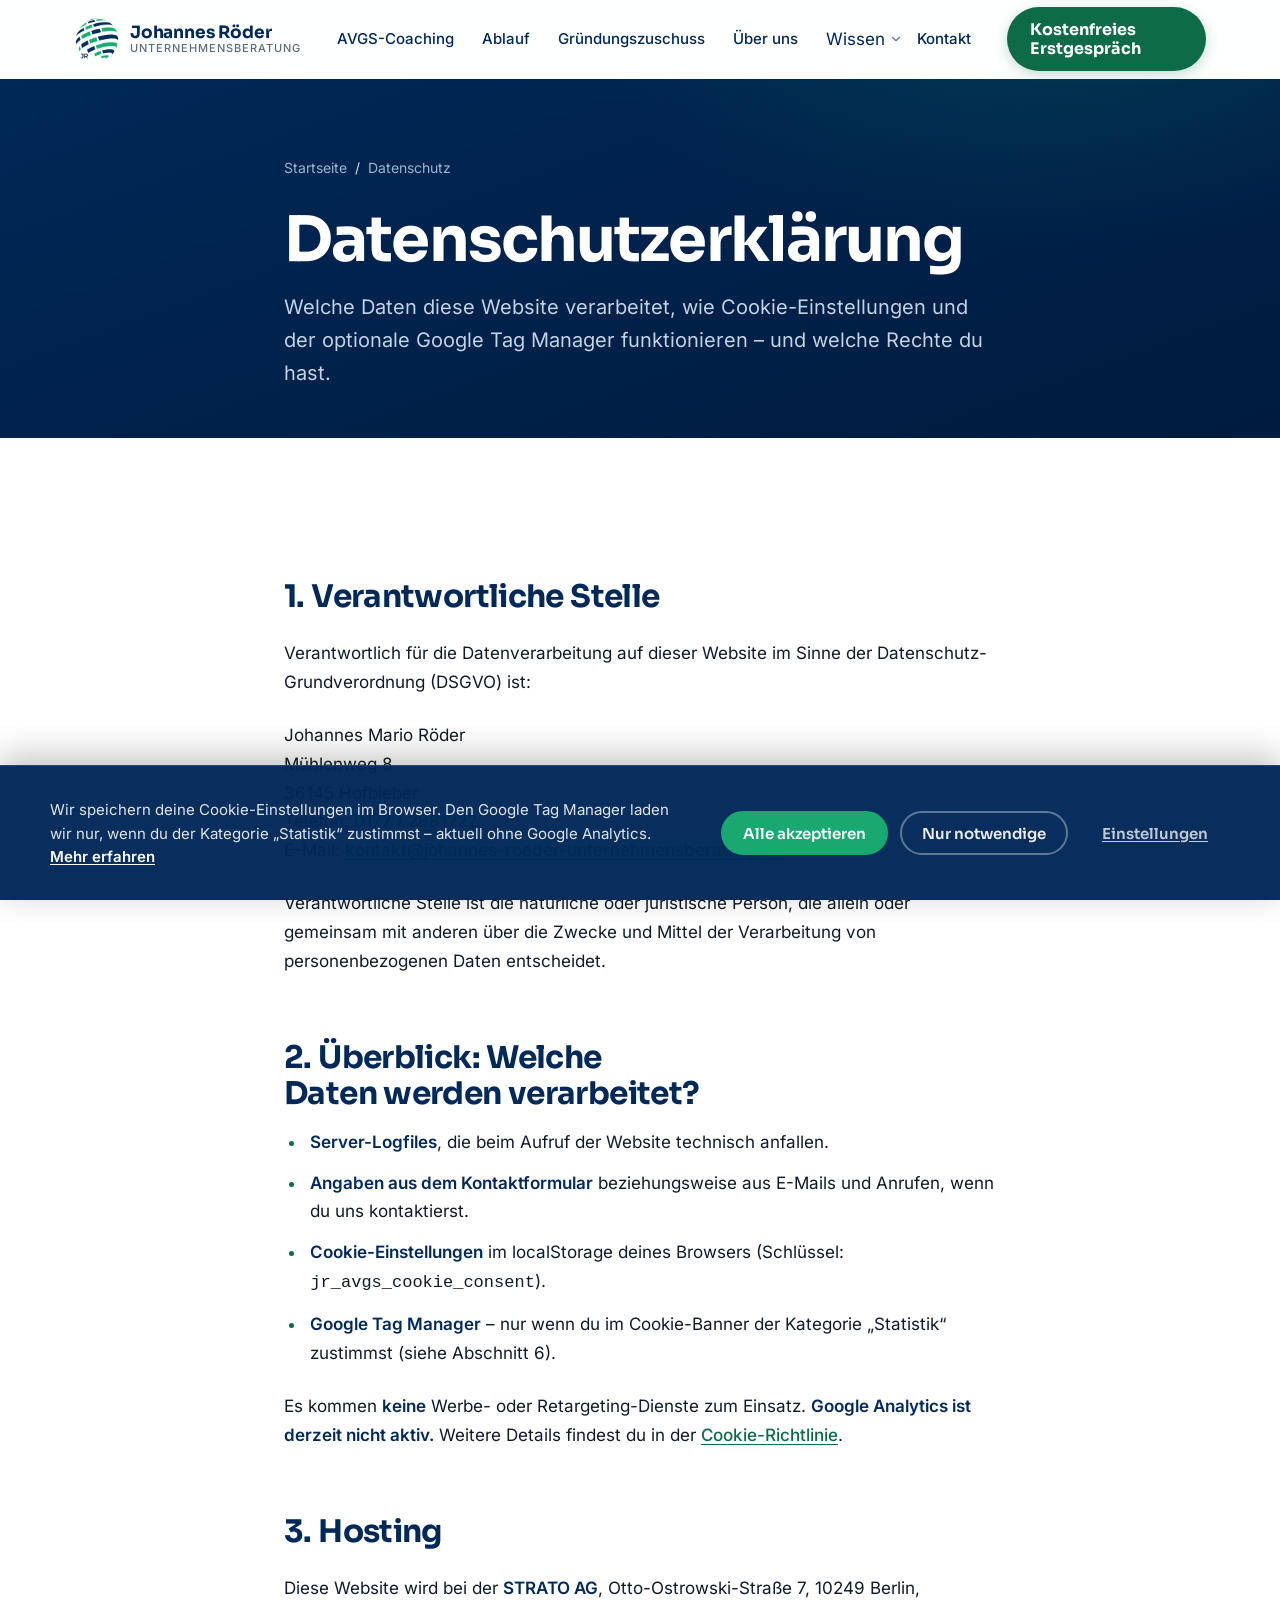
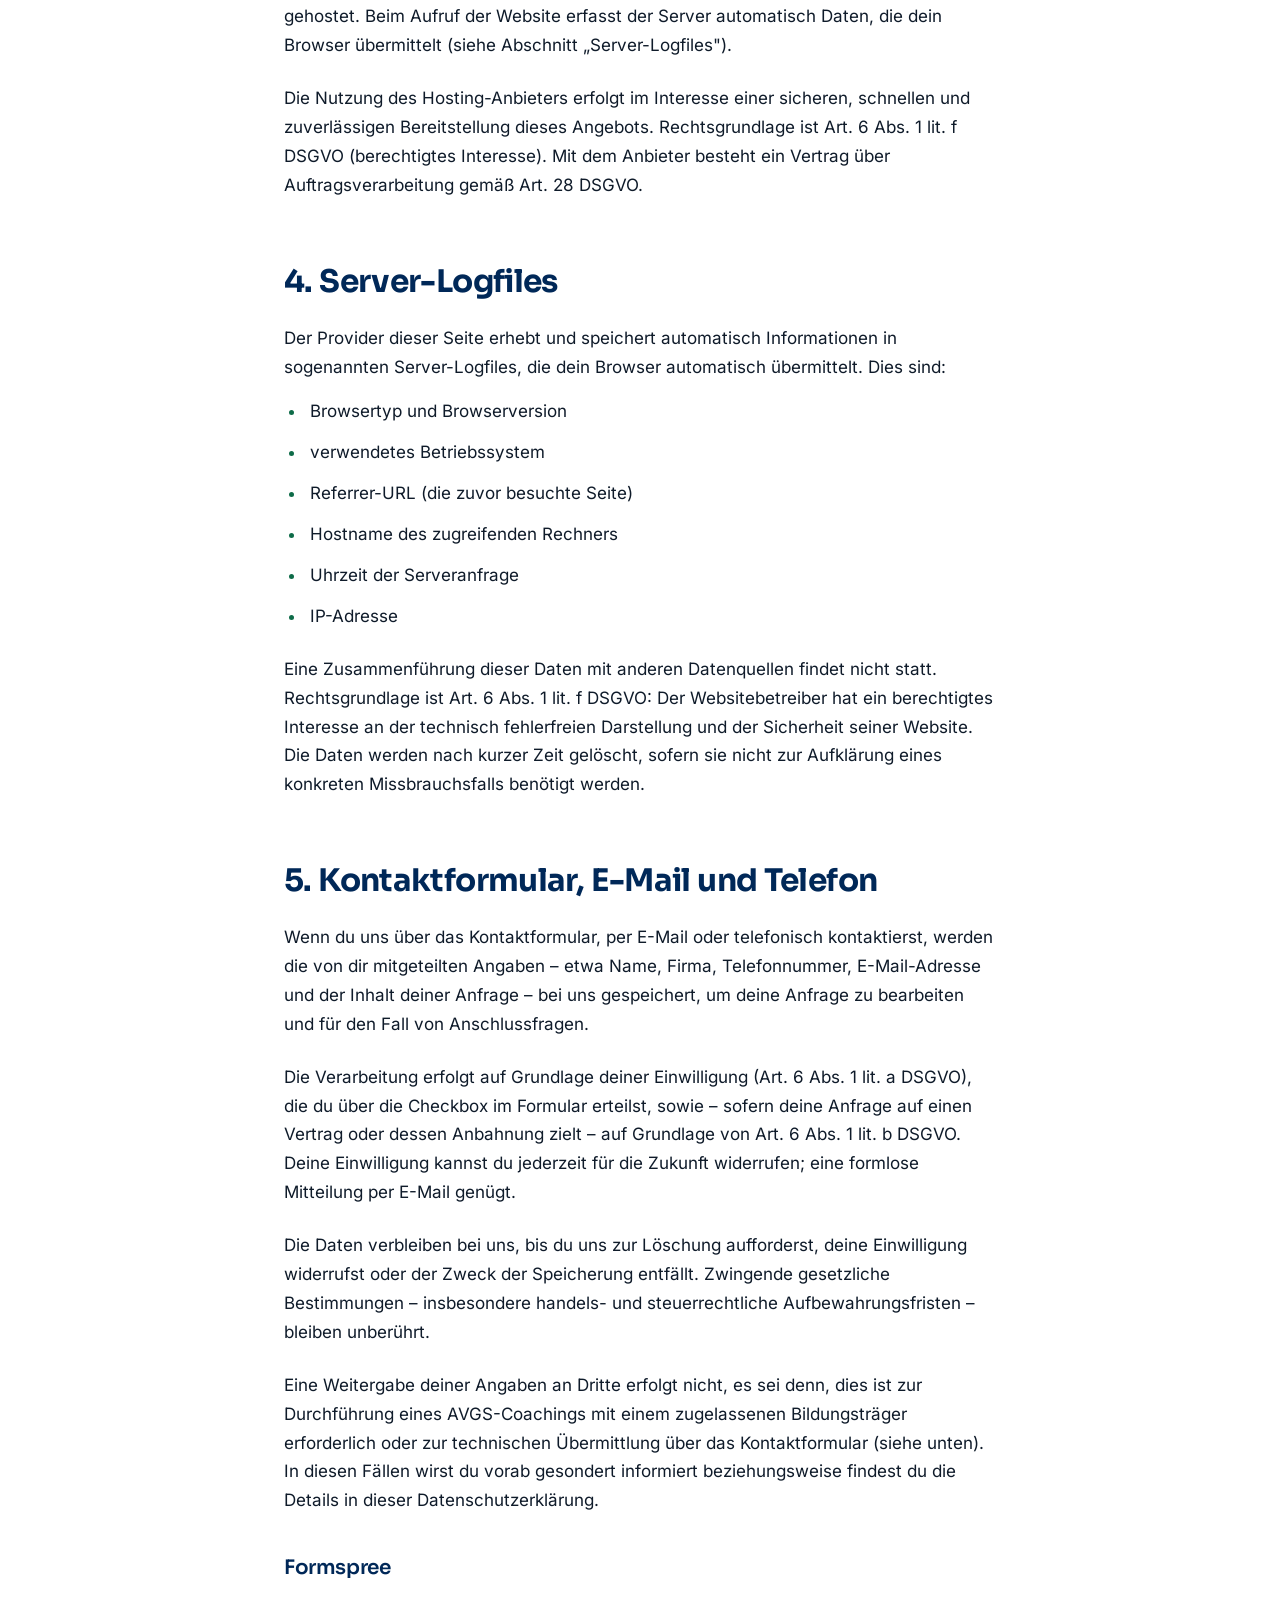
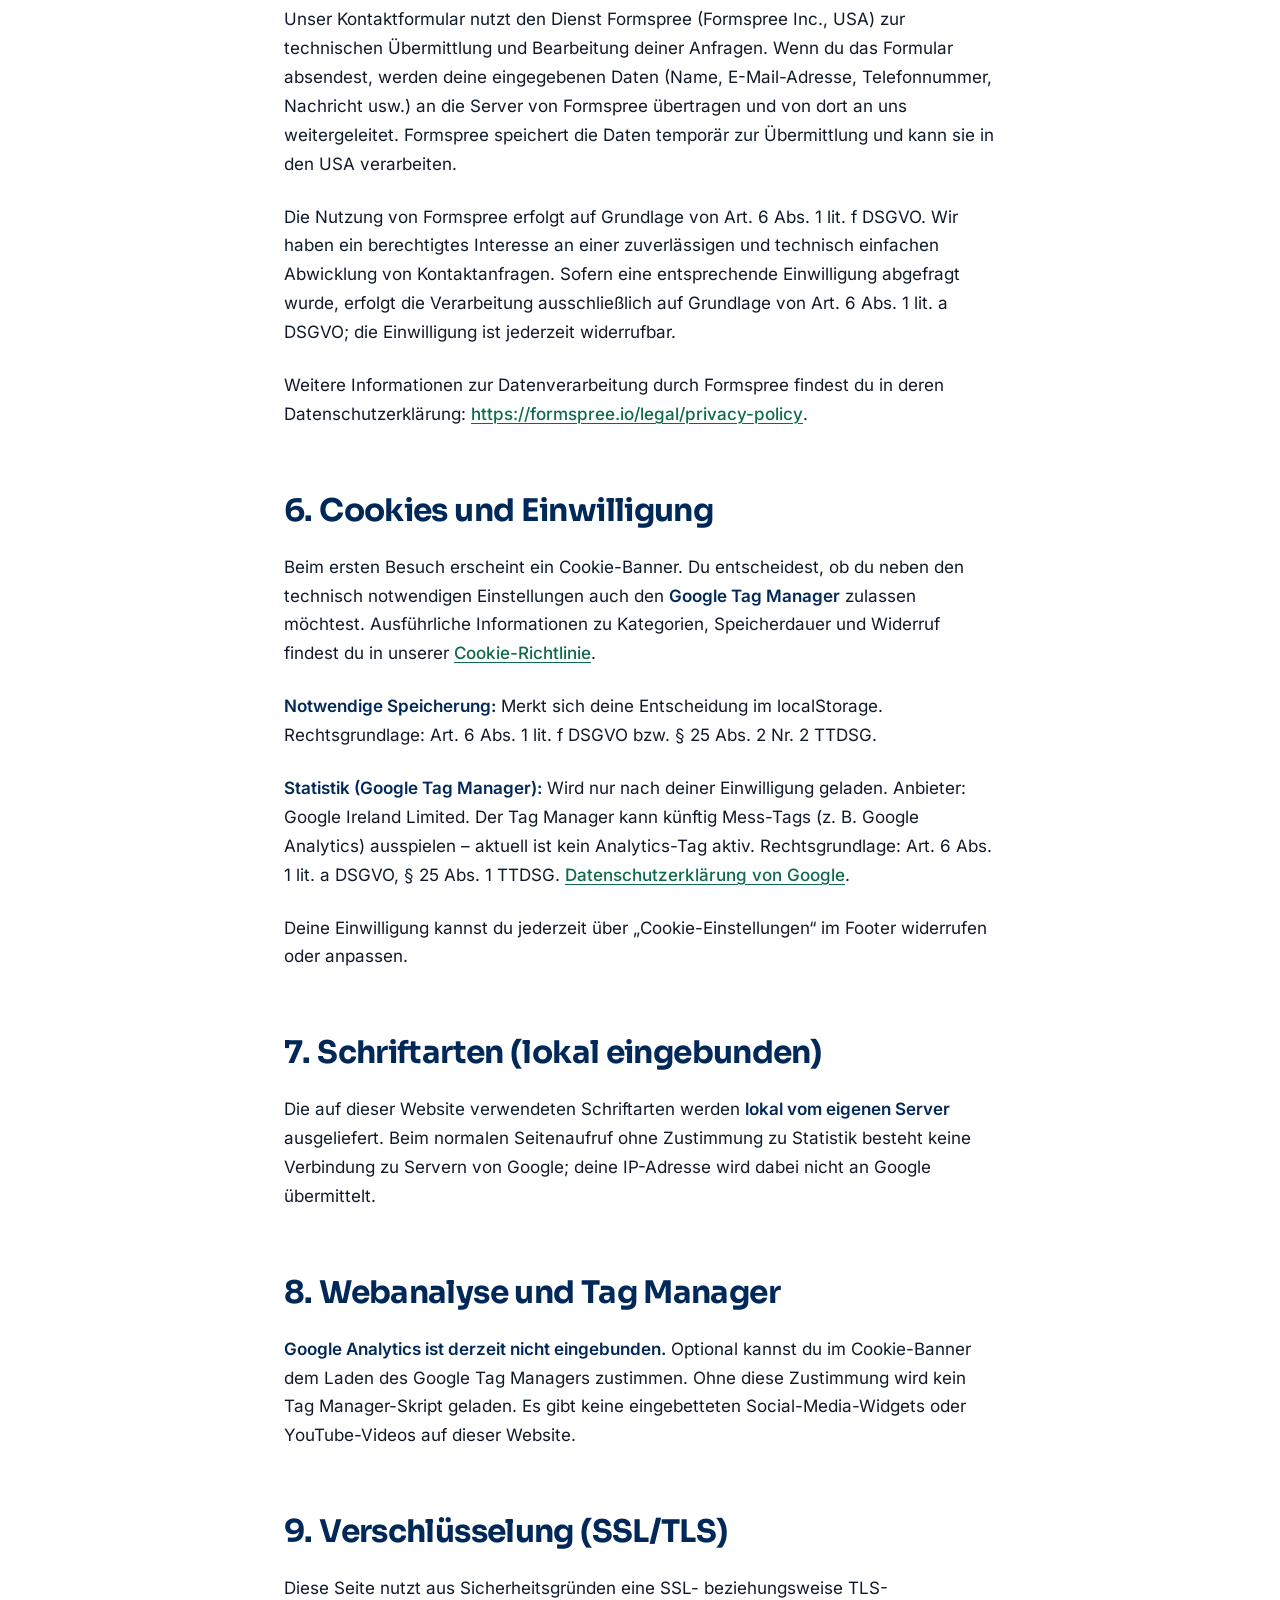
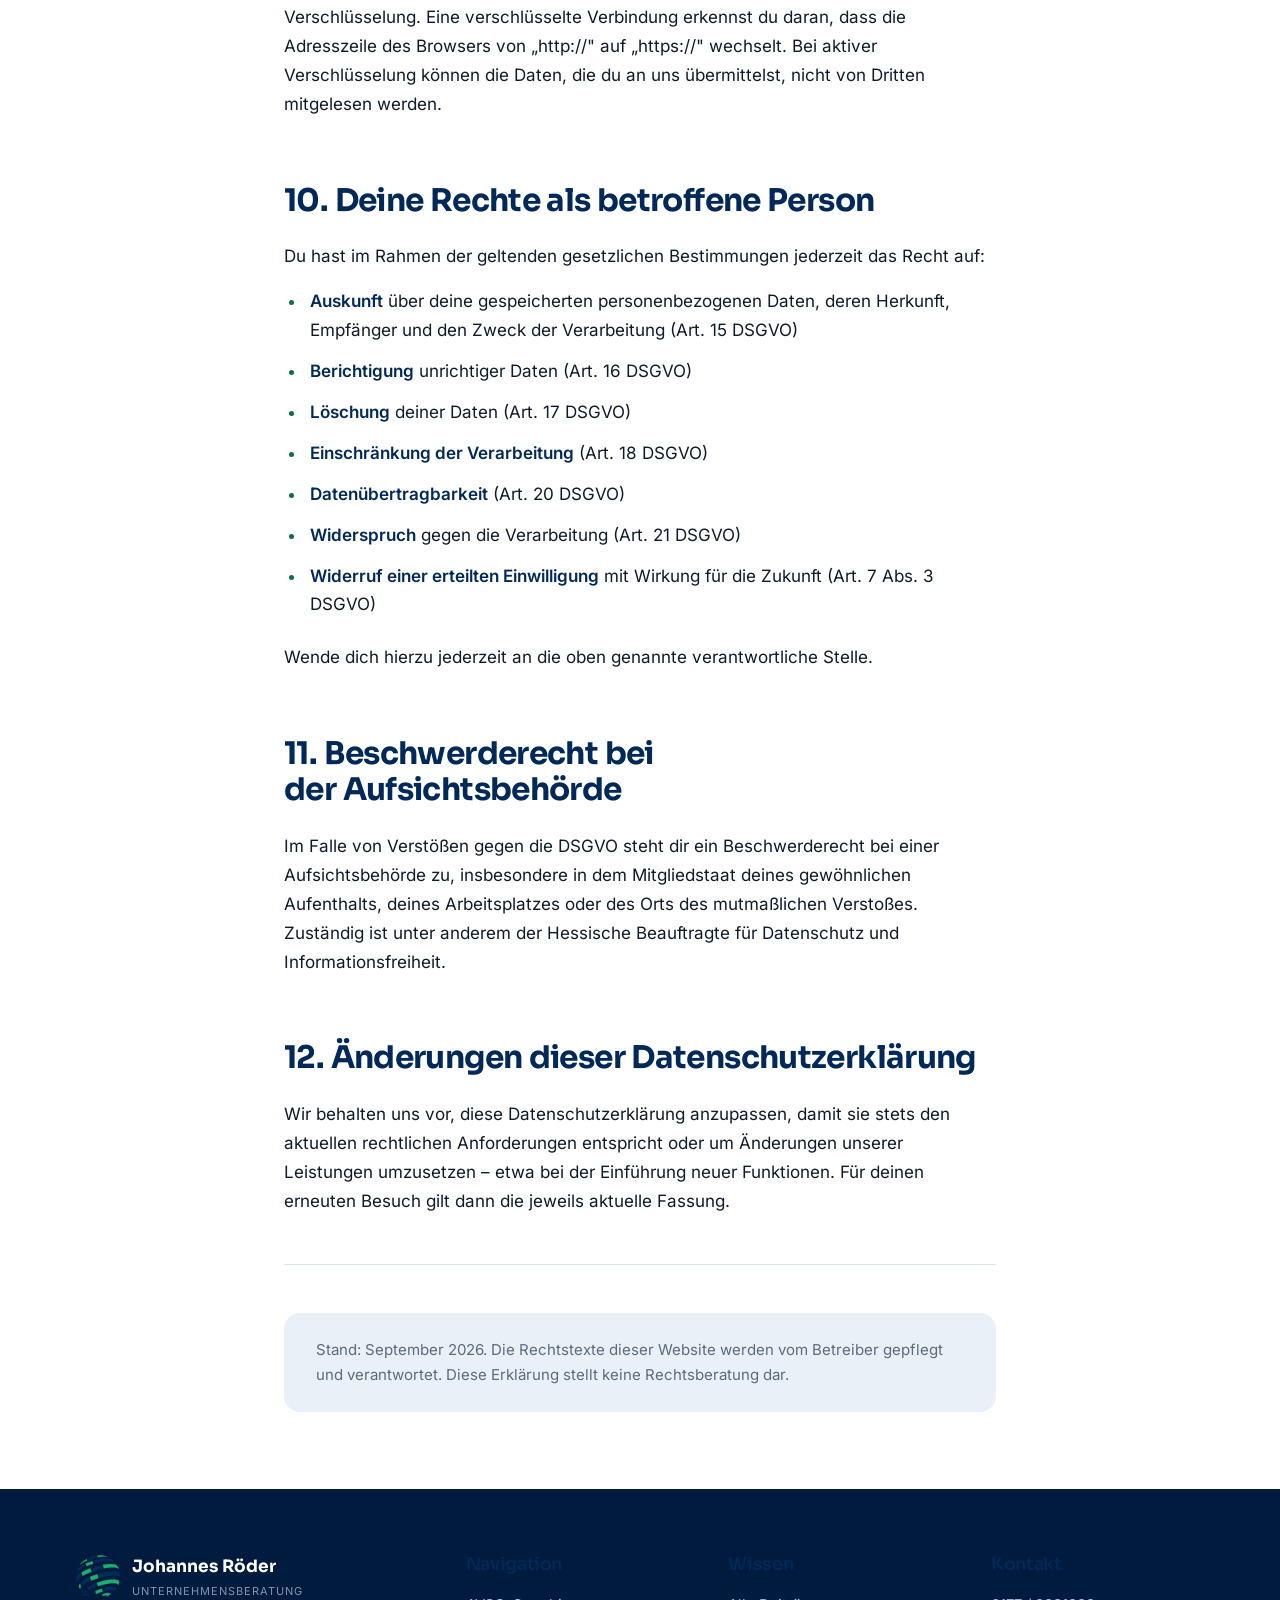
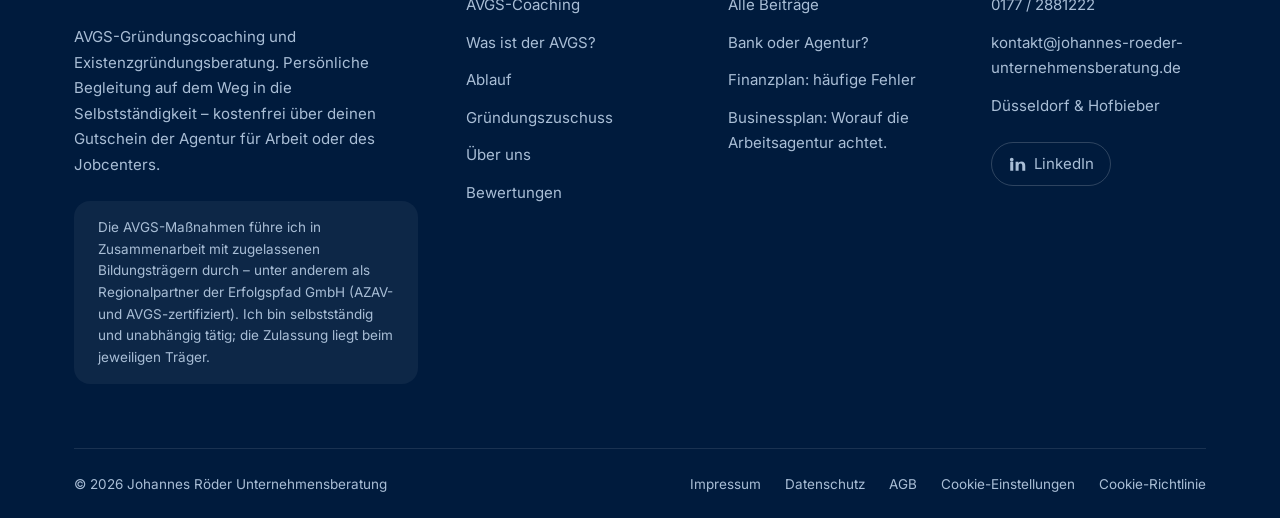
<file: datenschutz.html>
<!DOCTYPE html>
<html lang="de">
<head>
<meta charset="utf-8">
<meta name="viewport" content="width=device-width, initial-scale=1">

<title>Datenschutzerklärung – Johannes Röder Unternehmensberatung</title>
<meta name="description" content="Datenschutzerklärung nach DSGVO: Server-Logfiles, Kontaktformular, Cookie-Einstellungen und optionaler Google Tag Manager. Deine Rechte im Überblick.">
<link rel="canonical" href="https://www.johannes-roeder-unternehmensberatung.de/datenschutz.html">
<meta name="robots" content="index, follow">

<meta property="og:type" content="website">
<meta property="og:locale" content="de_DE">
<meta property="og:site_name" content="Johannes Röder – Unternehmensberatung">
<meta property="og:title" content="Datenschutzerklärung – Johannes Röder Unternehmensberatung">
<meta property="og:description" content="Datenschutzerklärung nach DSGVO. Kein Tracking, keine externen Schriftarten, keine Cookies über das technisch Notwendige hinaus.">
<meta property="og:url" content="https://www.johannes-roeder-unternehmensberatung.de/datenschutz.html">
<meta property="og:image" content="https://www.johannes-roeder-unternehmensberatung.de/assets/img/og-image.png">

<link rel="icon" href="assets/img/favicon-32x32.png" sizes="32x32" type="image/png">
<link rel="icon" href="assets/img/favicon-16x16.png" sizes="16x16" type="image/png">
<link rel="apple-touch-icon" href="assets/img/apple-touch-icon.png">
<link rel="manifest" href="site.webmanifest">
<meta name="theme-color" content="#002858">

<script>
window.dataLayer = window.dataLayer || [];
function gtag(){dataLayer.push(arguments);}
gtag('consent', 'default', {
  ad_storage: 'denied',
  ad_user_data: 'denied',
  ad_personalization: 'denied',
  analytics_storage: 'denied',
  wait_for_update: 500
});
</script>

<link rel="preload" href="assets/fonts/inter-latin.woff2" as="font" type="font/woff2" crossorigin>
<link rel="preload" href="assets/fonts/sora-latin.woff2" as="font" type="font/woff2" crossorigin>
<link rel="stylesheet" href="assets/css/styles.css">
</head>

<body>
<a class="skip-link" href="#main">Zum Hauptinhalt springen</a>

<svg class="icon-sprite" aria-hidden="true" focusable="false">
  <defs>
    <symbol id="i-linkedin" viewBox="0 0 24 24" fill="currentColor"><path d="M4.98 3.5a2.5 2.5 0 1 1 0 5 2.5 2.5 0 0 1 0-5ZM3 9h4v12H3V9Zm7 0h3.8v1.7h.05c.53-.95 1.83-1.95 3.76-1.95C21.6 8.75 23 11 23 14.3V21h-4v-6c0-1.6-.03-3.66-2.25-3.66-2.25 0-2.6 1.73-2.6 3.54V21h-4V9Z"/></symbol>
  </defs>
</svg>

<header class="site-header">
  <div class="container site-header__inner">
    <a class="brand" href="index.html" aria-label="Johannes Röder Unternehmensberatung – zur Startseite">
      <img class="brand__logo" src="assets/img/logo.png" alt="" width="44" height="44" aria-hidden="true">
      <span class="brand__text">
        <span class="brand__name">Johannes Röder</span>
        <span class="brand__tag">Unternehmensberatung</span>
      </span>
    </a>

    <button class="nav-toggle" type="button" aria-expanded="false" aria-controls="primary-nav" aria-label="Menü öffnen">
      <span class="nav-toggle__bars" aria-hidden="true"><span></span><span></span><span></span></span>
    </button>

    <nav class="nav" id="primary-nav" aria-label="Hauptnavigation">
      <ul class="nav__list">
        <li><a class="nav__link" href="index.html#avgs-coaching">AVGS-Coaching</a></li>
        <li><a class="nav__link" href="index.html#ablauf">Ablauf</a></li>
        <li><a class="nav__link" href="index.html#gruendungszuschuss">Gründungszuschuss</a></li>
        <li><a class="nav__link" href="index.html#ueber-uns">Über uns</a></li>
        <li class="nav__item nav__item--submenu">
          <button type="button" class="nav__link nav__trigger" aria-expanded="false" aria-controls="nav-wissen-submenu">
            Wissen
            <svg class="nav__chevron" width="14" height="14" viewBox="0 0 24 24" fill="none" stroke="currentColor" stroke-width="2" stroke-linecap="round" stroke-linejoin="round" aria-hidden="true"><path d="m6 9 6 6 6-6"/></svg>
          </button>
          <ul class="nav__submenu" id="nav-wissen-submenu">
            <li><a class="nav__sublink" href="blog/index.html">Alle Beiträge</a></li>
            <li><a class="nav__sublink" href="blog/businessplan-bank-oder-agentur.html">Bank oder Agentur?</a></li>
            <li><a class="nav__sublink" href="blog/avgs-coaching-ablauf-dauer-inhalte.html">AVGS-Coaching: Ablauf</a></li>
            <li><a class="nav__sublink" href="blog/avgs-gutschein-was-ist-das.html">AVGS-Gutschein erklärt</a></li>
            <li><a class="nav__sublink" href="blog/gruendungszuschuss-beantragen.html">Gründungszuschuss beantragen</a></li>
            <li><a class="nav__sublink" href="blog/businessplan-gruendungszuschuss.html">Businessplan: Worauf die Arbeitsagentur achtet.</a></li>
            <li><a class="nav__sublink" href="blog/finanzplan-gruendungszuschuss-fehler.html">Finanzplan: häufige Fehler</a></li>
          </ul>
        </li>
        <li><a class="nav__link" href="index.html#kontakt">Kontakt</a></li>
      </ul>
      <a class="btn btn--primary btn--compact" href="index.html#kontakt">Kostenfreies Erstgespräch</a>
    </nav>
  </div>
</header>

<main id="main">

  <section class="page-hero">
    <div class="container container--narrow">
      <nav class="breadcrumb" aria-label="Brotkrumennavigation">
        <ol>
          <li><a href="index.html">Startseite</a></li>
          <li aria-current="page">Datenschutz</li>
        </ol>
      </nav>
      <h1>Datenschutzerklärung</h1>
      <p class="lead">
        Welche Daten diese Website verarbeitet, wie Cookie-Einstellungen und der optionale
        Google Tag Manager funktionieren – und welche Rechte du hast.
      </p>
    </div>
  </section>

  <section class="section section--white">
    <div class="container container--narrow">
      <article class="prose">

        <!-- Hinweis: Schriften sind lokal eingebunden. Google Tag Manager wird nur
             nach Einwilligung über den Cookie-Banner geladen. Google Analytics
             ist derzeit nicht aktiv. -->

        <h2>1. Verantwortliche Stelle</h2>
        <p>
          Verantwortlich für die Datenverarbeitung auf dieser Website im Sinne der
          Datenschutz-Grundverordnung (DSGVO) ist:
        </p>
        <p>
          Johannes Mario Röder<br>
          Mühlenweg 8<br>
          36145 Hofbieber<br>
          Telefon: <a href="tel:+491772881222">0177 / 2881222</a><br>
          E-Mail: <a href="mailto:kontakt@johannes-roeder-unternehmensberatung.de">kontakt@johannes-roeder-unternehmensberatung.de</a>
        </p>
        <p>
          Verantwortliche Stelle ist die natürliche oder juristische Person, die allein oder
          gemeinsam mit anderen über die Zwecke und Mittel der Verarbeitung von personenbezogenen
          Daten entscheidet.
        </p>

        <h2>2. Überblick: Welche Daten werden verarbeitet?</h2>
        <ul>
          <li><strong>Server-Logfiles</strong>, die beim Aufruf der Website technisch anfallen.</li>
          <li><strong>Angaben aus dem Kontaktformular</strong> beziehungsweise aus E-Mails und Anrufen, wenn du uns kontaktierst.</li>
          <li><strong>Cookie-Einstellungen</strong> im localStorage deines Browsers (Schlüssel: <code>jr_avgs_cookie_consent</code>).</li>
          <li><strong>Google Tag Manager</strong> – nur wenn du im Cookie-Banner der Kategorie „Statistik“ zustimmst (siehe Abschnitt 6).</li>
        </ul>
        <p>
          Es kommen <strong>keine</strong> Werbe- oder Retargeting-Dienste zum Einsatz.
          <strong>Google Analytics ist derzeit nicht aktiv.</strong> Weitere Details findest du in der
          <a href="cookie-richtlinie.html">Cookie-Richtlinie</a>.
        </p>

        <h2>3. Hosting</h2>
        <p>
          Diese Website wird bei der <strong>STRATO AG</strong>, Otto-Ostrowski-Straße 7, 10249
          Berlin, gehostet. Beim Aufruf der Website erfasst der Server automatisch Daten, die dein
          Browser übermittelt (siehe Abschnitt „Server-Logfiles").
        </p>
        <p>
          Die Nutzung des Hosting-Anbieters erfolgt im Interesse einer sicheren, schnellen und
          zuverlässigen Bereitstellung dieses Angebots. Rechtsgrundlage ist Art. 6 Abs. 1 lit. f
          DSGVO (berechtigtes Interesse). Mit dem Anbieter besteht ein Vertrag über
          Auftragsverarbeitung gemäß Art. 28 DSGVO.
        </p>

        <h2>4. Server-Logfiles</h2>
        <p>
          Der Provider dieser Seite erhebt und speichert automatisch Informationen in sogenannten
          Server-Logfiles, die dein Browser automatisch übermittelt. Dies sind:
        </p>
        <ul>
          <li>Browsertyp und Browserversion</li>
          <li>verwendetes Betriebssystem</li>
          <li>Referrer-URL (die zuvor besuchte Seite)</li>
          <li>Hostname des zugreifenden Rechners</li>
          <li>Uhrzeit der Serveranfrage</li>
          <li>IP-Adresse</li>
        </ul>
        <p>
          Eine Zusammenführung dieser Daten mit anderen Datenquellen findet nicht statt.
          Rechtsgrundlage ist Art. 6 Abs. 1 lit. f DSGVO: Der Websitebetreiber hat ein berechtigtes
          Interesse an der technisch fehlerfreien Darstellung und der Sicherheit seiner Website.
          Die Daten werden nach kurzer Zeit gelöscht, sofern sie nicht zur Aufklärung eines
          konkreten Missbrauchsfalls benötigt werden.
        </p>

        <h2>5. Kontaktformular, E-Mail und Telefon</h2>
        <p>
          Wenn du uns über das Kontaktformular, per E-Mail oder telefonisch kontaktierst, werden
          die von dir mitgeteilten Angaben – etwa Name, Firma, Telefonnummer, E-Mail-Adresse und
          der Inhalt deiner Anfrage – bei uns gespeichert, um deine Anfrage zu bearbeiten und für
          den Fall von Anschlussfragen.
        </p>
        <p>
          Die Verarbeitung erfolgt auf Grundlage deiner Einwilligung (Art. 6 Abs. 1 lit. a DSGVO),
          die du über die Checkbox im Formular erteilst, sowie – sofern deine Anfrage auf einen
          Vertrag oder dessen Anbahnung zielt – auf Grundlage von Art. 6 Abs. 1 lit. b DSGVO. Deine
          Einwilligung kannst du jederzeit für die Zukunft widerrufen; eine formlose Mitteilung
          per E-Mail genügt.
        </p>
        <p>
          Die Daten verbleiben bei uns, bis du uns zur Löschung aufforderst, deine Einwilligung
          widerrufst oder der Zweck der Speicherung entfällt. Zwingende gesetzliche Bestimmungen –
          insbesondere handels- und steuerrechtliche Aufbewahrungsfristen – bleiben unberührt.
        </p>
        <p>
          Eine Weitergabe deiner Angaben an Dritte erfolgt nicht, es sei denn, dies ist zur
          Durchführung eines AVGS-Coachings mit einem zugelassenen Bildungsträger erforderlich
          oder zur technischen Übermittlung über das Kontaktformular (siehe unten). In diesen
          Fällen wirst du vorab gesondert informiert beziehungsweise findest du die Details
          in dieser Datenschutzerklärung.
        </p>

        <h3>Formspree</h3>
        <p>
          Unser Kontaktformular nutzt den Dienst Formspree (Formspree Inc., USA) zur technischen
          Übermittlung und Bearbeitung deiner Anfragen. Wenn du das Formular absendest, werden deine
          eingegebenen Daten (Name, E-Mail-Adresse, Telefonnummer, Nachricht usw.) an die Server
          von Formspree übertragen und von dort an uns weitergeleitet. Formspree speichert die
          Daten temporär zur Übermittlung und kann sie in den USA verarbeiten.
        </p>
        <p>
          Die Nutzung von Formspree erfolgt auf Grundlage von Art. 6 Abs. 1 lit. f DSGVO. Wir haben
          ein berechtigtes Interesse an einer zuverlässigen und technisch einfachen Abwicklung von
          Kontaktanfragen. Sofern eine entsprechende Einwilligung abgefragt wurde, erfolgt die
          Verarbeitung ausschließlich auf Grundlage von Art. 6 Abs. 1 lit. a DSGVO; die Einwilligung
          ist jederzeit widerrufbar.
        </p>
        <p>
          Weitere Informationen zur Datenverarbeitung durch Formspree findest du in deren
          Datenschutzerklärung:
          <a href="https://formspree.io/legal/privacy-policy" target="_blank" rel="noopener noreferrer">https://formspree.io/legal/privacy-policy</a>.
        </p>

        <h2>6. Cookies und Einwilligung</h2>
        <p>
          Beim ersten Besuch erscheint ein Cookie-Banner. Du entscheidest, ob du neben den
          technisch notwendigen Einstellungen auch den <strong>Google Tag Manager</strong> zulassen
          möchtest. Ausführliche Informationen zu Kategorien, Speicherdauer und Widerruf findest du
          in unserer <a href="cookie-richtlinie.html">Cookie-Richtlinie</a>.
        </p>
        <p>
          <strong>Notwendige Speicherung:</strong> Merkt sich deine Entscheidung im localStorage.
          Rechtsgrundlage: Art. 6 Abs. 1 lit. f DSGVO bzw. § 25 Abs. 2 Nr. 2 TTDSG.
        </p>
        <p>
          <strong>Statistik (Google Tag Manager):</strong> Wird nur nach deiner Einwilligung geladen.
          Anbieter: Google Ireland Limited. Der Tag Manager kann künftig Mess-Tags (z.&nbsp;B.
          Google Analytics) ausspielen – aktuell ist kein Analytics-Tag aktiv. Rechtsgrundlage:
          Art. 6 Abs. 1 lit. a DSGVO, § 25 Abs. 1 TTDSG.
          <a href="https://policies.google.com/privacy?hl=de" target="_blank" rel="noopener noreferrer">Datenschutzerklärung von Google</a>.
        </p>
        <p>
          Deine Einwilligung kannst du jederzeit über „Cookie-Einstellungen“ im Footer widerrufen
          oder anpassen.
        </p>

        <h2>7. Schriftarten (lokal eingebunden)</h2>
        <p>
          Die auf dieser Website verwendeten Schriftarten werden <strong>lokal vom eigenen
          Server</strong> ausgeliefert. Beim normalen Seitenaufruf ohne Zustimmung zu Statistik
          besteht keine Verbindung zu Servern von Google; deine IP-Adresse wird dabei nicht an
          Google übermittelt.
        </p>

        <h2>8. Webanalyse und Tag Manager</h2>
        <p>
          <strong>Google Analytics ist derzeit nicht eingebunden.</strong> Optional kannst du im
          Cookie-Banner dem Laden des Google Tag Managers zustimmen. Ohne diese Zustimmung wird
          kein Tag Manager-Skript geladen. Es gibt keine eingebetteten Social-Media-Widgets oder
          YouTube-Videos auf dieser Website.
        </p>

        <h2>9. Verschlüsselung (SSL/TLS)</h2>
        <p>
          Diese Seite nutzt aus Sicherheitsgründen eine SSL- beziehungsweise TLS-Verschlüsselung.
          Eine verschlüsselte Verbindung erkennst du daran, dass die Adresszeile des Browsers von
          „http://" auf „https://" wechselt. Bei aktiver Verschlüsselung können die Daten, die du
          an uns übermittelst, nicht von Dritten mitgelesen werden.
        </p>

        <h2>10. Deine Rechte als betroffene Person</h2>
        <p>Du hast im Rahmen der geltenden gesetzlichen Bestimmungen jederzeit das Recht auf:</p>
        <ul>
          <li><strong>Auskunft</strong> über deine gespeicherten personenbezogenen Daten, deren Herkunft, Empfänger und den Zweck der Verarbeitung (Art. 15 DSGVO)</li>
          <li><strong>Berichtigung</strong> unrichtiger Daten (Art. 16 DSGVO)</li>
          <li><strong>Löschung</strong> deiner Daten (Art. 17 DSGVO)</li>
          <li><strong>Einschränkung der Verarbeitung</strong> (Art. 18 DSGVO)</li>
          <li><strong>Datenübertragbarkeit</strong> (Art. 20 DSGVO)</li>
          <li><strong>Widerspruch</strong> gegen die Verarbeitung (Art. 21 DSGVO)</li>
          <li><strong>Widerruf einer erteilten Einwilligung</strong> mit Wirkung für die Zukunft (Art. 7 Abs. 3 DSGVO)</li>
        </ul>
        <p>
          Wende dich hierzu jederzeit an die oben genannte verantwortliche Stelle.
        </p>

        <h2>11. Beschwerderecht bei der Aufsichtsbehörde</h2>
        <p>
          Im Falle von Verstößen gegen die DSGVO steht dir ein Beschwerderecht bei einer
          Aufsichtsbehörde zu, insbesondere in dem Mitgliedstaat deines gewöhnlichen Aufenthalts,
          deines Arbeitsplatzes oder des Orts des mutmaßlichen Verstoßes. Zuständig ist unter
          anderem der Hessische Beauftragte für Datenschutz und Informationsfreiheit.
        </p>

        <h2>12. Änderungen dieser Datenschutzerklärung</h2>
        <p>
          Wir behalten uns vor, diese Datenschutzerklärung anzupassen, damit sie stets den
          aktuellen rechtlichen Anforderungen entspricht oder um Änderungen unserer Leistungen
          umzusetzen – etwa bei der Einführung neuer Funktionen. Für deinen erneuten Besuch gilt
          dann die jeweils aktuelle Fassung.
        </p>

        <hr>

        <p class="note">
          Stand: September 2026. Die Rechtstexte dieser Website werden vom Betreiber gepflegt und
          verantwortet. Diese Erklärung stellt keine Rechtsberatung dar.
        </p>
      </article>
    </div>
  </section>

</main>

<footer class="site-footer">
  <div class="container">
    <div class="footer__top">
      <div>
        <div class="footer__brand">
          <img src="assets/img/logo.png" alt="" width="46" height="46" aria-hidden="true">
          <span>
            <span class="footer__brand-name">Johannes Röder</span>
            <span class="footer__brand-tag">Unternehmensberatung</span>
          </span>
        </div>
        <p>
          AVGS-Gründungscoaching und Existenzgründungsberatung. Persönliche Begleitung auf dem
          Weg in die Selbstständigkeit – kostenfrei über deinen Gutschein der Agentur für Arbeit
          oder des Jobcenters.
        </p>
        <p class="footer__partner">
          Die AVGS-Maßnahmen führe ich in Zusammenarbeit mit zugelassenen Bildungsträgern durch –
          unter anderem als Regionalpartner der Erfolgspfad GmbH (AZAV- und AVGS-zertifiziert).
          Ich bin selbstständig und unabhängig tätig; die Zulassung liegt beim jeweiligen Träger.
        </p>
      </div>

      <div>
        <h4>Navigation</h4>
        <ul class="footer__list">
          <li><a href="index.html#avgs-coaching">AVGS-Coaching</a></li>
          <li><a href="index.html#avgs-erklaerung">Was ist der AVGS?</a></li>
          <li><a href="index.html#ablauf">Ablauf</a></li>
          <li><a href="index.html#gruendungszuschuss">Gründungszuschuss</a></li>
          <li><a href="index.html#ueber-uns">Über uns</a></li>
          <li><a href="index.html#bewertungen">Bewertungen</a></li>
        </ul>
      </div>

      <div>
        <h4>Wissen</h4>
        <ul class="footer__list">
          <li><a href="blog/index.html">Alle Beiträge</a></li>
          <li><a href="blog/businessplan-bank-oder-agentur.html">Bank oder Agentur?</a></li>
          <li><a href="blog/finanzplan-gruendungszuschuss-fehler.html">Finanzplan: häufige Fehler</a></li>
          <li><a href="blog/businessplan-gruendungszuschuss.html">Businessplan: Worauf die Arbeitsagentur achtet.</a></li>
        </ul>
      </div>

      <div>
        <h4>Kontakt</h4>
        <ul class="footer__list">
          <li><a href="tel:+491772881222">0177 / 2881222</a></li>
          <li><a href="mailto:kontakt@johannes-roeder-unternehmensberatung.de">kontakt@johannes-roeder-<wbr>unternehmensberatung.de</a></li>
          <li>Düsseldorf &amp; Hofbieber</li>
        </ul>
        <p class="mt-5">
          <a class="social-link" href="https://www.linkedin.com/in/johannes-r%C3%B6der/" rel="noopener noreferrer" target="_blank">
            <svg width="18" height="18" aria-hidden="true"><use href="#i-linkedin"/></svg>
            LinkedIn
          </a>
        </p>
      </div>
    </div>

    <div class="footer__bottom">
      <p>&copy; <span id="current-year">2026</span> Johannes Röder Unternehmensberatung</p>
      <ul class="footer__legal">
        <li><a href="impressum.html">Impressum</a></li>
        <li><a href="datenschutz.html" aria-current="page">Datenschutz</a></li>
        <li><a href="agb.html">AGB</a></li>
        <li><button type="button" class="footer__legal-link" data-cookie-settings>Cookie-Einstellungen</button></li>
        <li><a href="cookie-richtlinie.html">Cookie-Richtlinie</a></li>
      </ul>
    </div>
  </div>
</footer>

<script src="assets/js/main.js" defer data-gtm-id="" data-policy-href="cookie-richtlinie.html"></script>
</body>
</html>
</file>
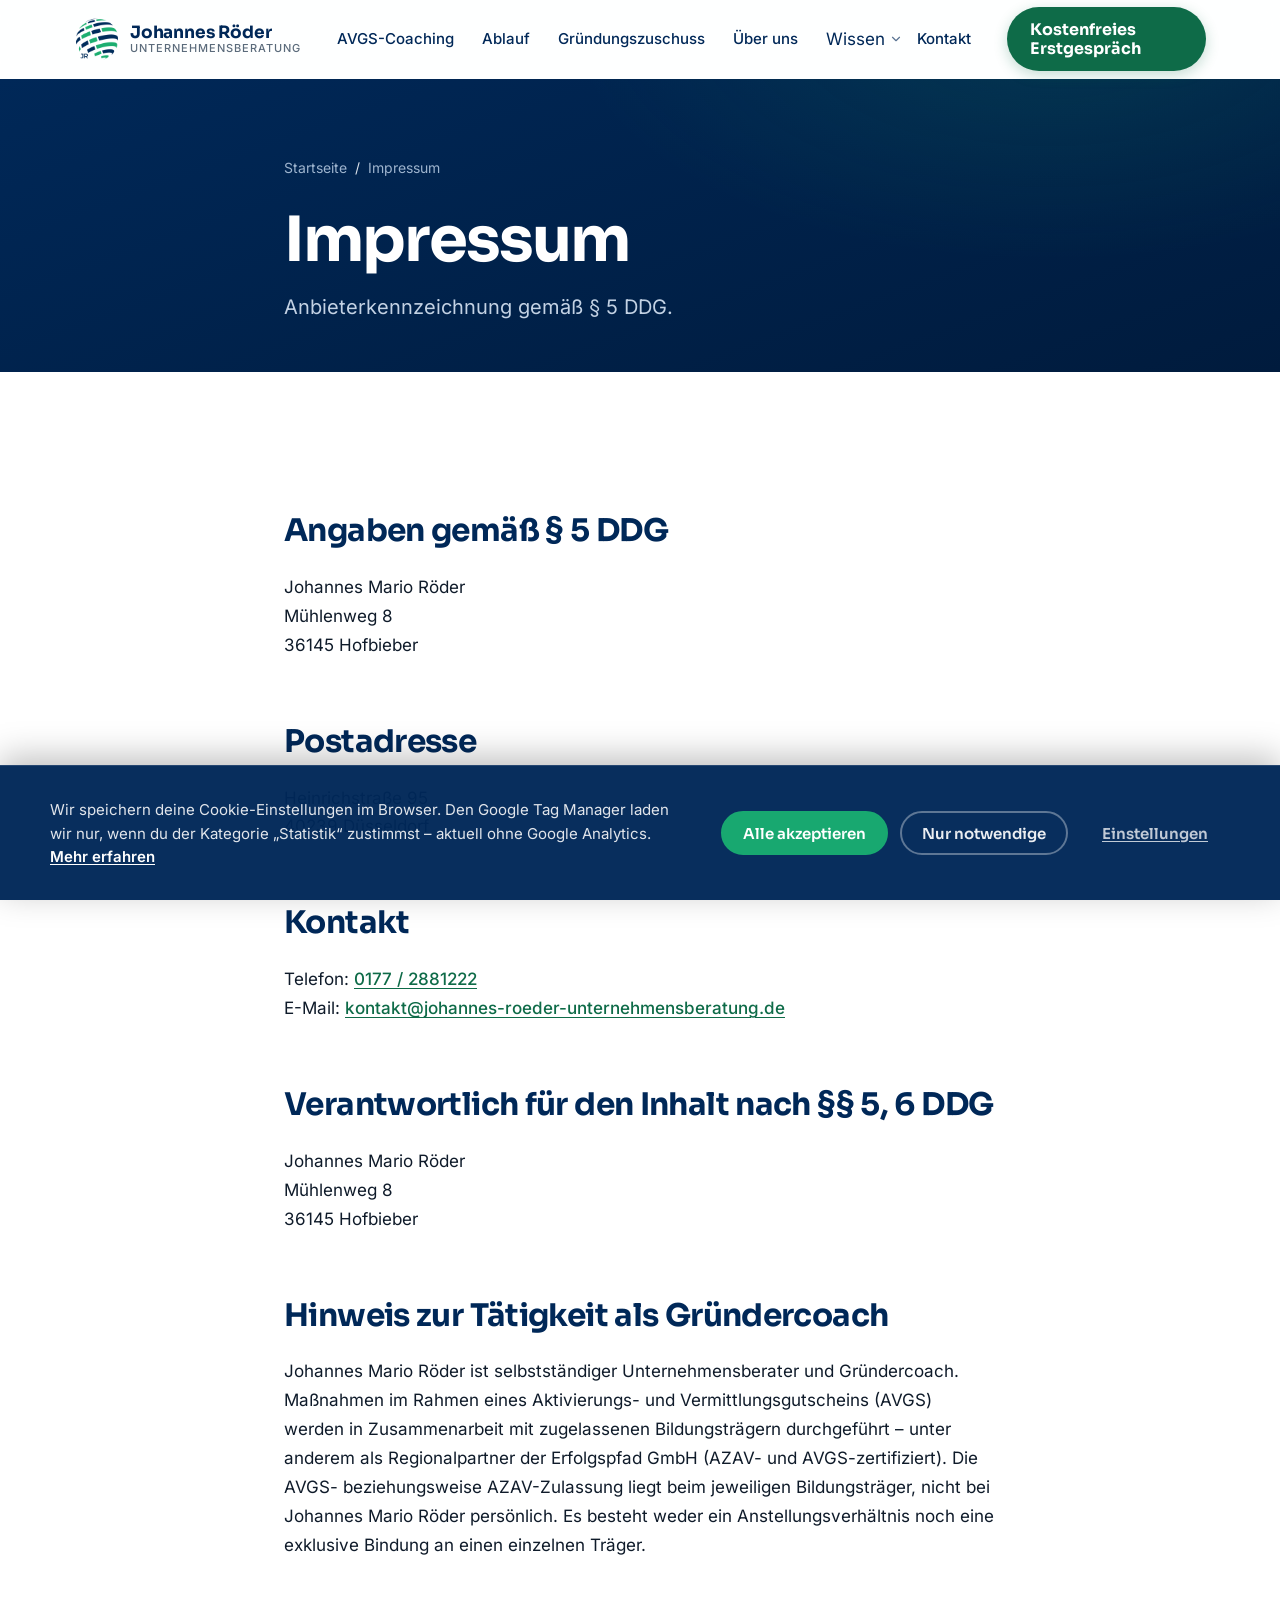
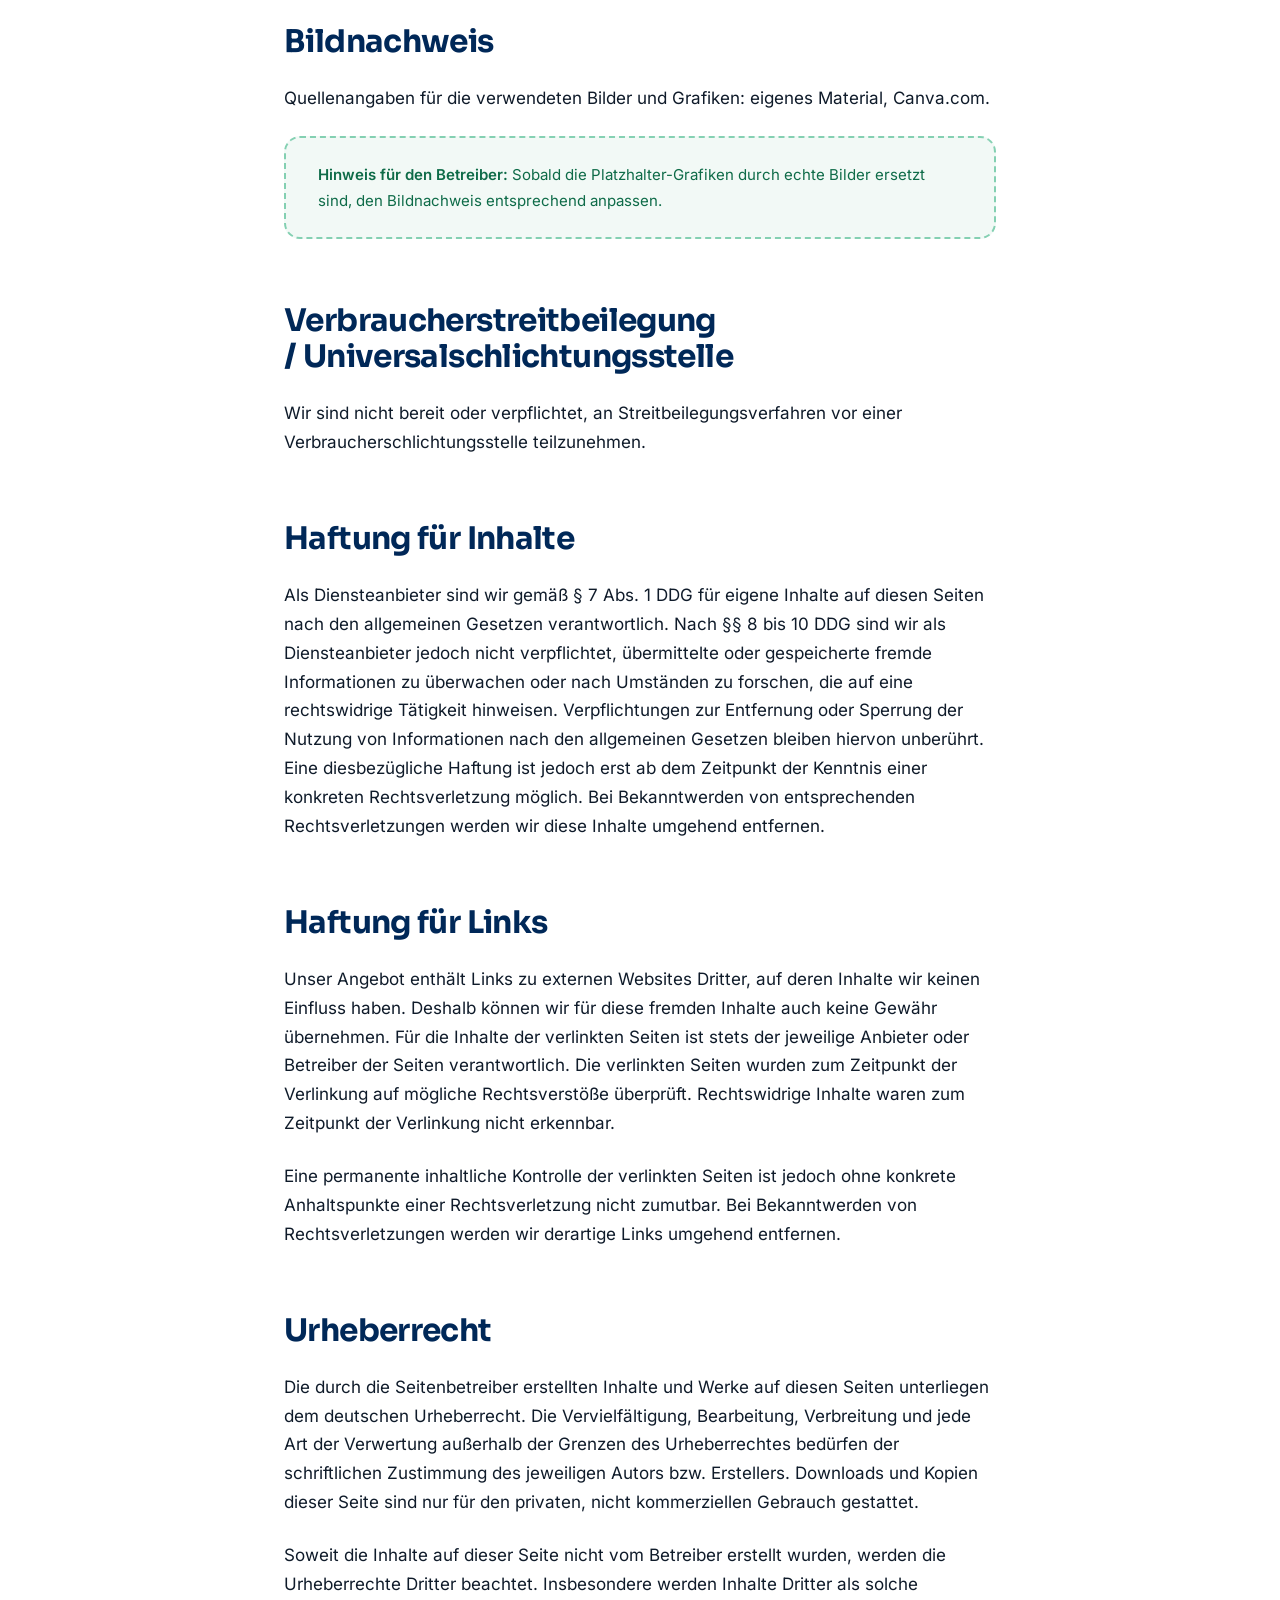
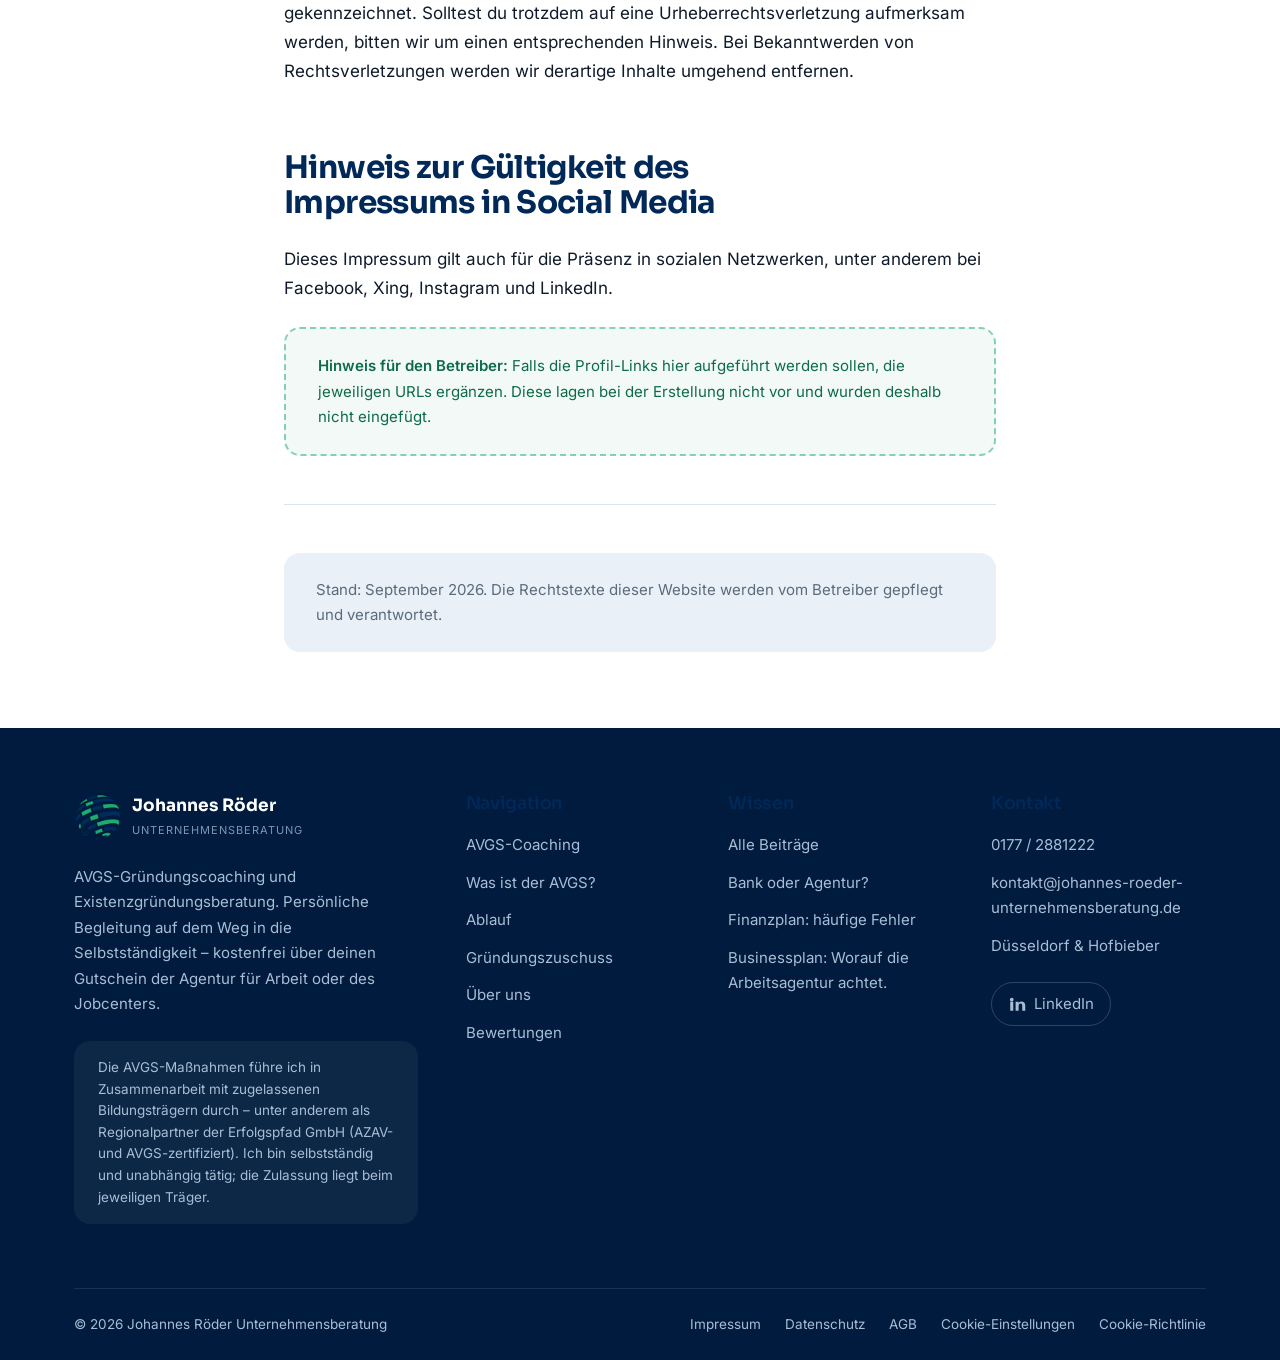
<file: impressum.html>
<!DOCTYPE html>
<html lang="de">
<head>
<meta charset="utf-8">
<meta name="viewport" content="width=device-width, initial-scale=1">

<title>Impressum – Johannes Röder Unternehmensberatung</title>
<meta name="description" content="Impressum und Anbieterkennzeichnung gemäß § 5 DDG der Johannes Röder Unternehmensberatung, Hofbieber und Düsseldorf.">
<link rel="canonical" href="https://www.johannes-roeder-unternehmensberatung.de/impressum.html">
<meta name="robots" content="index, follow">

<meta property="og:type" content="website">
<meta property="og:locale" content="de_DE">
<meta property="og:site_name" content="Johannes Röder – Unternehmensberatung">
<meta property="og:title" content="Impressum – Johannes Röder Unternehmensberatung">
<meta property="og:description" content="Impressum und Anbieterkennzeichnung gemäß § 5 DDG.">
<meta property="og:url" content="https://www.johannes-roeder-unternehmensberatung.de/impressum.html">
<meta property="og:image" content="https://www.johannes-roeder-unternehmensberatung.de/assets/img/og-image.png">

<link rel="icon" href="assets/img/favicon-32x32.png" sizes="32x32" type="image/png">
<link rel="icon" href="assets/img/favicon-16x16.png" sizes="16x16" type="image/png">
<link rel="apple-touch-icon" href="assets/img/apple-touch-icon.png">
<link rel="manifest" href="site.webmanifest">
<meta name="theme-color" content="#002858">

<script>
window.dataLayer = window.dataLayer || [];
function gtag(){dataLayer.push(arguments);}
gtag('consent', 'default', {
  ad_storage: 'denied',
  ad_user_data: 'denied',
  ad_personalization: 'denied',
  analytics_storage: 'denied',
  wait_for_update: 500
});
</script>

<link rel="preload" href="assets/fonts/inter-latin.woff2" as="font" type="font/woff2" crossorigin>
<link rel="preload" href="assets/fonts/sora-latin.woff2" as="font" type="font/woff2" crossorigin>
<link rel="stylesheet" href="assets/css/styles.css">
</head>

<body>
<a class="skip-link" href="#main">Zum Hauptinhalt springen</a>

<svg class="icon-sprite" aria-hidden="true" focusable="false">
  <defs>
    <symbol id="i-linkedin" viewBox="0 0 24 24" fill="currentColor"><path d="M4.98 3.5a2.5 2.5 0 1 1 0 5 2.5 2.5 0 0 1 0-5ZM3 9h4v12H3V9Zm7 0h3.8v1.7h.05c.53-.95 1.83-1.95 3.76-1.95C21.6 8.75 23 11 23 14.3V21h-4v-6c0-1.6-.03-3.66-2.25-3.66-2.25 0-2.6 1.73-2.6 3.54V21h-4V9Z"/></symbol>
  </defs>
</svg>

<header class="site-header">
  <div class="container site-header__inner">
    <a class="brand" href="index.html" aria-label="Johannes Röder Unternehmensberatung – zur Startseite">
      <img class="brand__logo" src="assets/img/logo.png" alt="" width="44" height="44" aria-hidden="true">
      <span class="brand__text">
        <span class="brand__name">Johannes Röder</span>
        <span class="brand__tag">Unternehmensberatung</span>
      </span>
    </a>

    <button class="nav-toggle" type="button" aria-expanded="false" aria-controls="primary-nav" aria-label="Menü öffnen">
      <span class="nav-toggle__bars" aria-hidden="true"><span></span><span></span><span></span></span>
    </button>

    <nav class="nav" id="primary-nav" aria-label="Hauptnavigation">
      <ul class="nav__list">
        <li><a class="nav__link" href="index.html#avgs-coaching">AVGS-Coaching</a></li>
        <li><a class="nav__link" href="index.html#ablauf">Ablauf</a></li>
        <li><a class="nav__link" href="index.html#gruendungszuschuss">Gründungszuschuss</a></li>
        <li><a class="nav__link" href="index.html#ueber-uns">Über uns</a></li>
        <li class="nav__item nav__item--submenu">
          <button type="button" class="nav__link nav__trigger" aria-expanded="false" aria-controls="nav-wissen-submenu">
            Wissen
            <svg class="nav__chevron" width="14" height="14" viewBox="0 0 24 24" fill="none" stroke="currentColor" stroke-width="2" stroke-linecap="round" stroke-linejoin="round" aria-hidden="true"><path d="m6 9 6 6 6-6"/></svg>
          </button>
          <ul class="nav__submenu" id="nav-wissen-submenu">
            <li><a class="nav__sublink" href="blog/index.html">Alle Beiträge</a></li>
            <li><a class="nav__sublink" href="blog/businessplan-bank-oder-agentur.html">Bank oder Agentur?</a></li>
            <li><a class="nav__sublink" href="blog/avgs-coaching-ablauf-dauer-inhalte.html">AVGS-Coaching: Ablauf</a></li>
            <li><a class="nav__sublink" href="blog/avgs-gutschein-was-ist-das.html">AVGS-Gutschein erklärt</a></li>
            <li><a class="nav__sublink" href="blog/gruendungszuschuss-beantragen.html">Gründungszuschuss beantragen</a></li>
            <li><a class="nav__sublink" href="blog/businessplan-gruendungszuschuss.html">Businessplan: Worauf die Arbeitsagentur achtet.</a></li>
            <li><a class="nav__sublink" href="blog/finanzplan-gruendungszuschuss-fehler.html">Finanzplan: häufige Fehler</a></li>
          </ul>
        </li>
        <li><a class="nav__link" href="index.html#kontakt">Kontakt</a></li>
      </ul>
      <a class="btn btn--primary btn--compact" href="index.html#kontakt">Kostenfreies Erstgespräch</a>
    </nav>
  </div>
</header>

<main id="main">

  <section class="page-hero">
    <div class="container container--narrow">
      <nav class="breadcrumb" aria-label="Brotkrumennavigation">
        <ol>
          <li><a href="index.html">Startseite</a></li>
          <li aria-current="page">Impressum</li>
        </ol>
      </nav>
      <h1>Impressum</h1>
      <p class="lead">Anbieterkennzeichnung gemäß § 5 DDG.</p>
    </div>
  </section>

  <section class="section section--white">
    <div class="container container--narrow">
      <article class="prose">

        <!-- ============================================================
             KLÄRUNGSPUNKT für den Betreiber (nicht öffentlich sichtbar):
             Auf der alten Website standen im Impressum abweichende
             Kontaktdaten (Telefon 06657/4819973 bzw. 0211/…, E-Mail
             roeder@akquise-helfer.de). Gemäß Briefing werden hier
             einheitlich die 0177er-Nummer und die kontakt@-Adresse
             geführt – identisch zu Kontaktbereich, Footer und Schema.
             Falls aus rechtlichen Gründen zusätzlich eine Festnetznummer
             oder eine andere E-Mail-Adresse geführt werden soll, bitte
             hier ergänzen.
             ============================================================ -->

        <h2>Angaben gemäß § 5 DDG</h2>
        <p>
          Johannes Mario Röder<br>
          Mühlenweg 8<br>
          36145 Hofbieber
        </p>

        <h2>Postadresse</h2>
        <p>
          Heinrichstraße 95<br>
          40239 Düsseldorf
        </p>

        <h2>Kontakt</h2>
        <p>
          Telefon: <a href="tel:+491772881222">0177 / 2881222</a><br>
          E-Mail: <a href="mailto:kontakt@johannes-roeder-unternehmensberatung.de">kontakt@johannes-roeder-unternehmensberatung.de</a>
        </p>

        <h2>Verantwortlich für den Inhalt nach §§ 5, 6 DDG</h2>
        <p>
          Johannes Mario Röder<br>
          Mühlenweg 8<br>
          36145 Hofbieber
        </p>

        <h2>Hinweis zur Tätigkeit als Gründercoach</h2>
        <p>
          Johannes Mario Röder ist selbstständiger Unternehmensberater und Gründercoach. Maßnahmen
          im Rahmen eines Aktivierungs- und Vermittlungsgutscheins (AVGS) werden in Zusammenarbeit
          mit zugelassenen Bildungsträgern durchgeführt – unter anderem als Regionalpartner der
          Erfolgspfad GmbH (AZAV- und AVGS-zertifiziert). Die AVGS- beziehungsweise AZAV-Zulassung
          liegt beim jeweiligen Bildungsträger, nicht bei Johannes Mario Röder persönlich. Es
          besteht weder ein Anstellungsverhältnis noch eine exklusive Bindung an einen einzelnen
          Träger.
        </p>

        <h2>Bildnachweis</h2>
        <p>
          Quellenangaben für die verwendeten Bilder und Grafiken: eigenes Material, Canva.com.
        </p>
        <p class="placeholder">
          <strong>Hinweis für den Betreiber:</strong> Sobald die Platzhalter-Grafiken durch echte
          Bilder ersetzt sind, den Bildnachweis entsprechend anpassen.
        </p>

        <h2>Verbraucherstreitbeilegung / Universalschlichtungsstelle</h2>
        <p>
          Wir sind nicht bereit oder verpflichtet, an Streitbeilegungsverfahren vor einer
          Verbraucherschlichtungsstelle teilzunehmen.
        </p>

        <h2>Haftung für Inhalte</h2>
        <p>
          Als Diensteanbieter sind wir gemäß § 7 Abs. 1 DDG für eigene Inhalte auf diesen Seiten
          nach den allgemeinen Gesetzen verantwortlich. Nach §§ 8 bis 10 DDG sind wir als
          Diensteanbieter jedoch nicht verpflichtet, übermittelte oder gespeicherte fremde
          Informationen zu überwachen oder nach Umständen zu forschen, die auf eine rechtswidrige
          Tätigkeit hinweisen. Verpflichtungen zur Entfernung oder Sperrung der Nutzung von
          Informationen nach den allgemeinen Gesetzen bleiben hiervon unberührt. Eine diesbezügliche
          Haftung ist jedoch erst ab dem Zeitpunkt der Kenntnis einer konkreten Rechtsverletzung
          möglich. Bei Bekanntwerden von entsprechenden Rechtsverletzungen werden wir diese Inhalte
          umgehend entfernen.
        </p>

        <h2>Haftung für Links</h2>
        <p>
          Unser Angebot enthält Links zu externen Websites Dritter, auf deren Inhalte wir keinen
          Einfluss haben. Deshalb können wir für diese fremden Inhalte auch keine Gewähr übernehmen.
          Für die Inhalte der verlinkten Seiten ist stets der jeweilige Anbieter oder Betreiber der
          Seiten verantwortlich. Die verlinkten Seiten wurden zum Zeitpunkt der Verlinkung auf
          mögliche Rechtsverstöße überprüft. Rechtswidrige Inhalte waren zum Zeitpunkt der
          Verlinkung nicht erkennbar.
        </p>
        <p>
          Eine permanente inhaltliche Kontrolle der verlinkten Seiten ist jedoch ohne konkrete
          Anhaltspunkte einer Rechtsverletzung nicht zumutbar. Bei Bekanntwerden von
          Rechtsverletzungen werden wir derartige Links umgehend entfernen.
        </p>

        <h2>Urheberrecht</h2>
        <p>
          Die durch die Seitenbetreiber erstellten Inhalte und Werke auf diesen Seiten unterliegen
          dem deutschen Urheberrecht. Die Vervielfältigung, Bearbeitung, Verbreitung und jede Art
          der Verwertung außerhalb der Grenzen des Urheberrechtes bedürfen der schriftlichen
          Zustimmung des jeweiligen Autors bzw. Erstellers. Downloads und Kopien dieser Seite sind
          nur für den privaten, nicht kommerziellen Gebrauch gestattet.
        </p>
        <p>
          Soweit die Inhalte auf dieser Seite nicht vom Betreiber erstellt wurden, werden die
          Urheberrechte Dritter beachtet. Insbesondere werden Inhalte Dritter als solche
          gekennzeichnet. Solltest du trotzdem auf eine Urheberrechtsverletzung aufmerksam werden,
          bitten wir um einen entsprechenden Hinweis. Bei Bekanntwerden von Rechtsverletzungen
          werden wir derartige Inhalte umgehend entfernen.
        </p>

        <h2>Hinweis zur Gültigkeit des Impressums in Social Media</h2>
        <p>
          Dieses Impressum gilt auch für die Präsenz in sozialen Netzwerken, unter anderem bei
          Facebook, Xing, Instagram und LinkedIn.
        </p>
        <p class="placeholder">
          <strong>Hinweis für den Betreiber:</strong> Falls die Profil-Links hier aufgeführt werden
          sollen, die jeweiligen URLs ergänzen. Diese lagen bei der Erstellung nicht vor und wurden
          deshalb nicht eingefügt.
        </p>

        <hr>

        <p class="note">
          Stand: September 2026. Die Rechtstexte dieser Website werden vom Betreiber gepflegt und
          verantwortet.
        </p>
      </article>
    </div>
  </section>

</main>

<footer class="site-footer">
  <div class="container">
    <div class="footer__top">
      <div>
        <div class="footer__brand">
          <img src="assets/img/logo.png" alt="" width="46" height="46" aria-hidden="true">
          <span>
            <span class="footer__brand-name">Johannes Röder</span>
            <span class="footer__brand-tag">Unternehmensberatung</span>
          </span>
        </div>
        <p>
          AVGS-Gründungscoaching und Existenzgründungsberatung. Persönliche Begleitung auf dem
          Weg in die Selbstständigkeit – kostenfrei über deinen Gutschein der Agentur für Arbeit
          oder des Jobcenters.
        </p>
        <p class="footer__partner">
          Die AVGS-Maßnahmen führe ich in Zusammenarbeit mit zugelassenen Bildungsträgern durch –
          unter anderem als Regionalpartner der Erfolgspfad GmbH (AZAV- und AVGS-zertifiziert).
          Ich bin selbstständig und unabhängig tätig; die Zulassung liegt beim jeweiligen Träger.
        </p>
      </div>

      <div>
        <h4>Navigation</h4>
        <ul class="footer__list">
          <li><a href="index.html#avgs-coaching">AVGS-Coaching</a></li>
          <li><a href="index.html#avgs-erklaerung">Was ist der AVGS?</a></li>
          <li><a href="index.html#ablauf">Ablauf</a></li>
          <li><a href="index.html#gruendungszuschuss">Gründungszuschuss</a></li>
          <li><a href="index.html#ueber-uns">Über uns</a></li>
          <li><a href="index.html#bewertungen">Bewertungen</a></li>
        </ul>
      </div>

      <div>
        <h4>Wissen</h4>
        <ul class="footer__list">
          <li><a href="blog/index.html">Alle Beiträge</a></li>
          <li><a href="blog/businessplan-bank-oder-agentur.html">Bank oder Agentur?</a></li>
          <li><a href="blog/finanzplan-gruendungszuschuss-fehler.html">Finanzplan: häufige Fehler</a></li>
          <li><a href="blog/businessplan-gruendungszuschuss.html">Businessplan: Worauf die Arbeitsagentur achtet.</a></li>
        </ul>
      </div>

      <div>
        <h4>Kontakt</h4>
        <ul class="footer__list">
          <li><a href="tel:+491772881222">0177 / 2881222</a></li>
          <li><a href="mailto:kontakt@johannes-roeder-unternehmensberatung.de">kontakt@johannes-roeder-<wbr>unternehmensberatung.de</a></li>
          <li>Düsseldorf &amp; Hofbieber</li>
        </ul>
        <p class="mt-5">
          <a class="social-link" href="https://www.linkedin.com/in/johannes-r%C3%B6der/" rel="noopener noreferrer" target="_blank">
            <svg width="18" height="18" aria-hidden="true"><use href="#i-linkedin"/></svg>
            LinkedIn
          </a>
        </p>
      </div>
    </div>

    <div class="footer__bottom">
      <p>&copy; <span id="current-year">2026</span> Johannes Röder Unternehmensberatung</p>
      <ul class="footer__legal">
        <li><a href="impressum.html" aria-current="page">Impressum</a></li>
        <li><a href="datenschutz.html">Datenschutz</a></li>
        <li><a href="agb.html">AGB</a></li>
        <li><button type="button" class="footer__legal-link" data-cookie-settings>Cookie-Einstellungen</button></li>
        <li><a href="cookie-richtlinie.html">Cookie-Richtlinie</a></li>
      </ul>
    </div>
  </div>
</footer>

<script src="assets/js/main.js" defer data-gtm-id="" data-policy-href="cookie-richtlinie.html"></script>
</body>
</html>
</file>
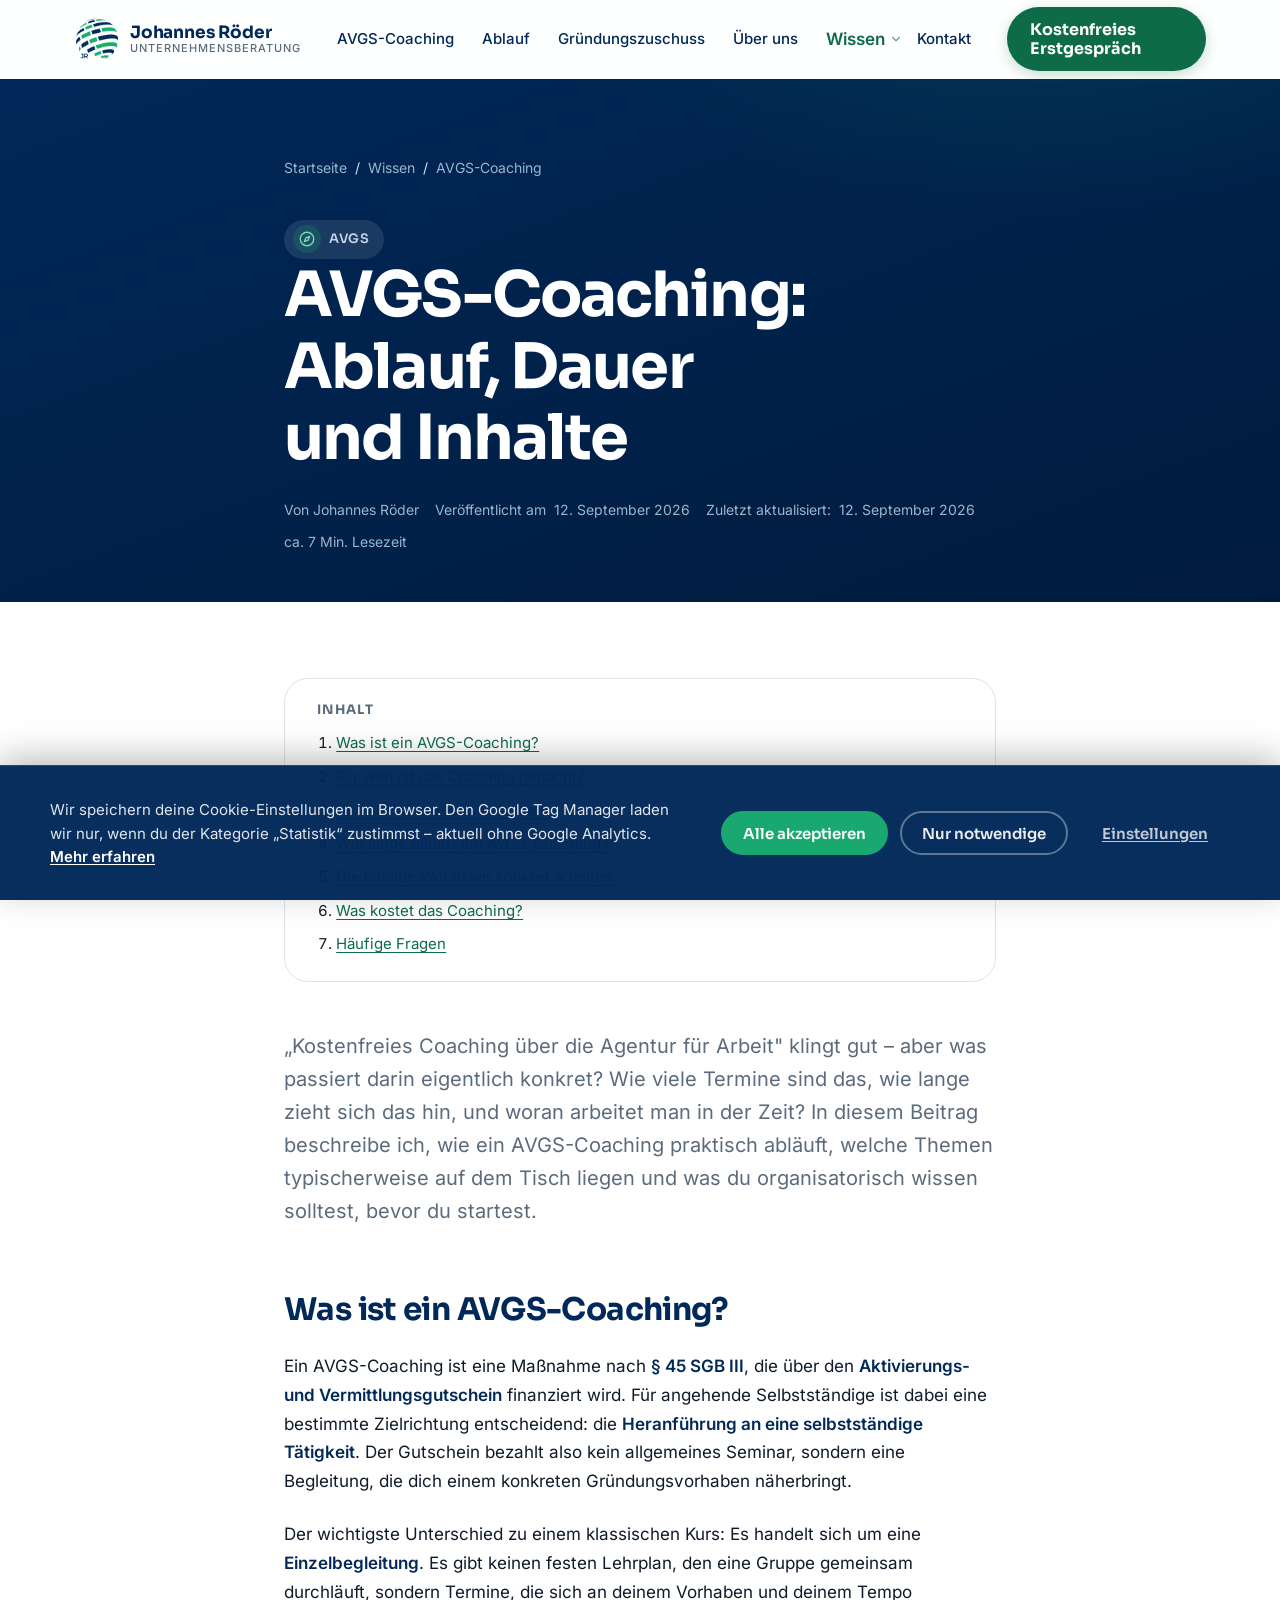
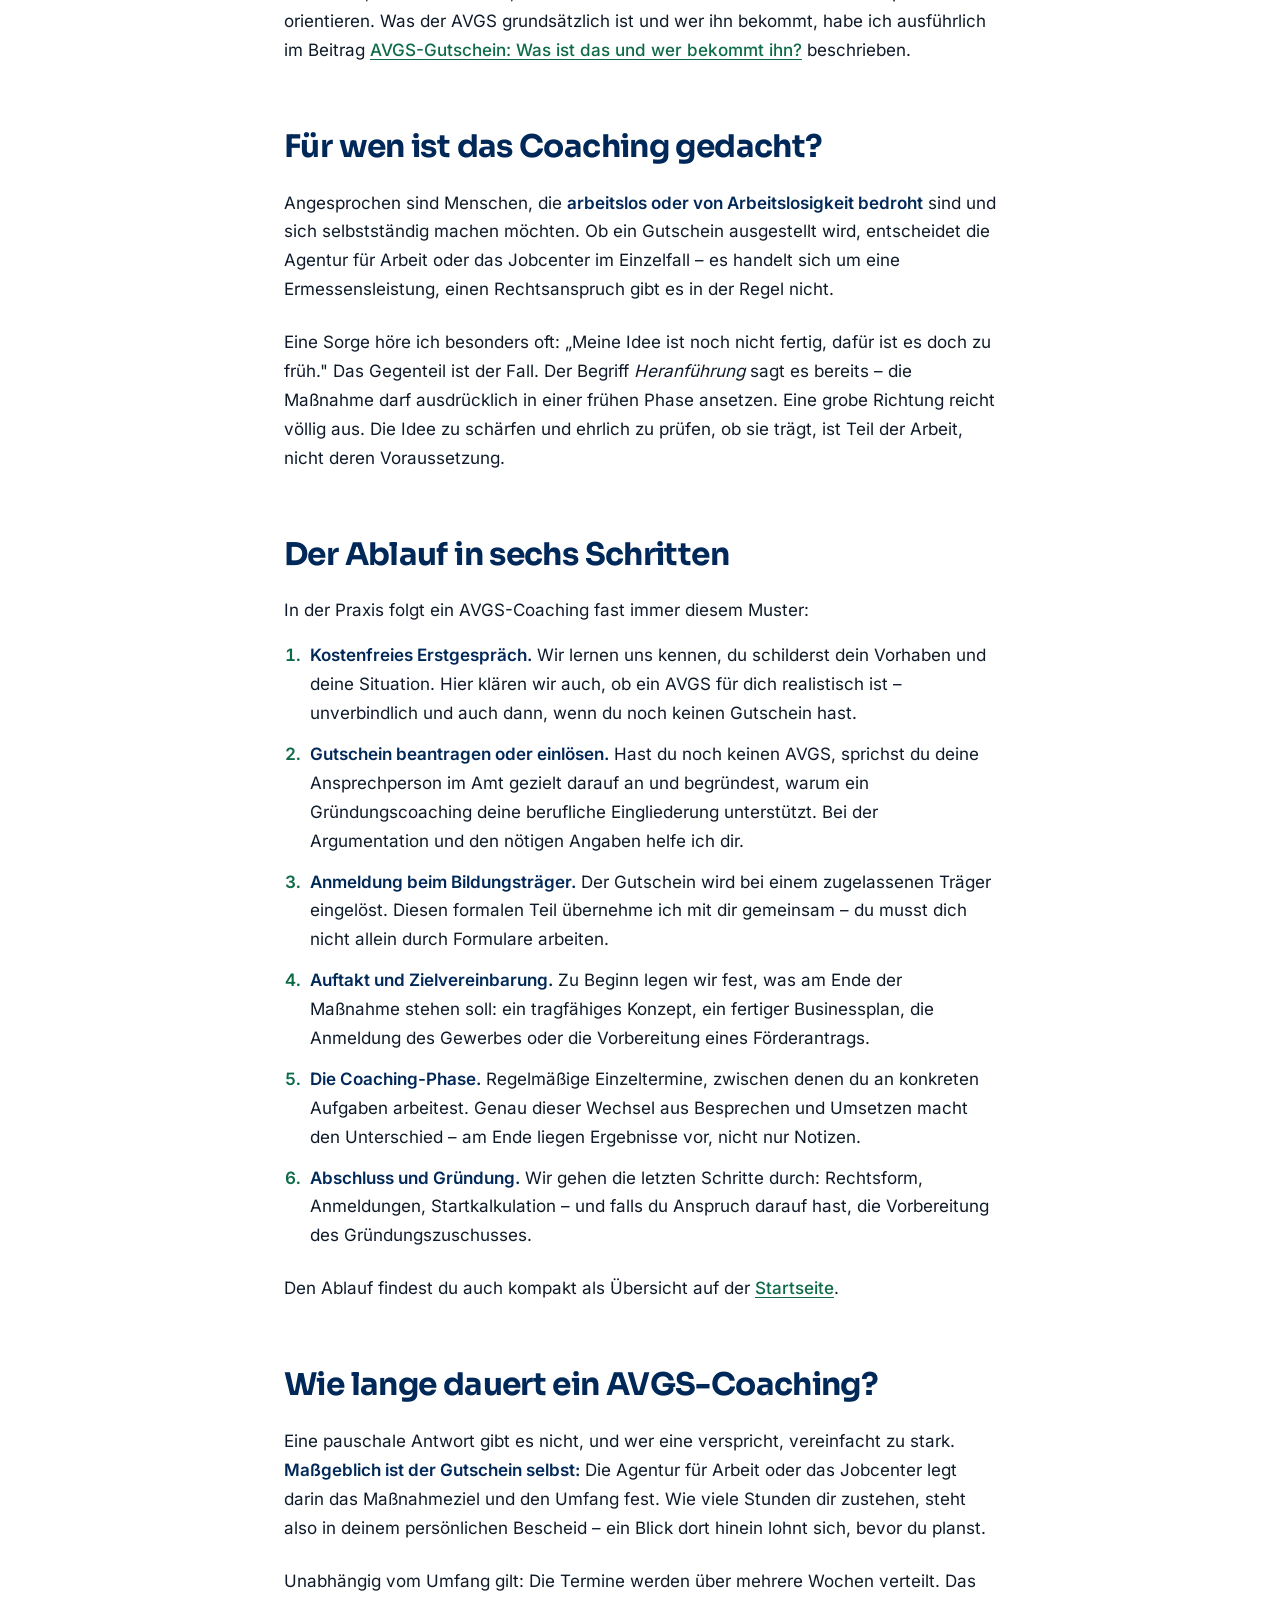
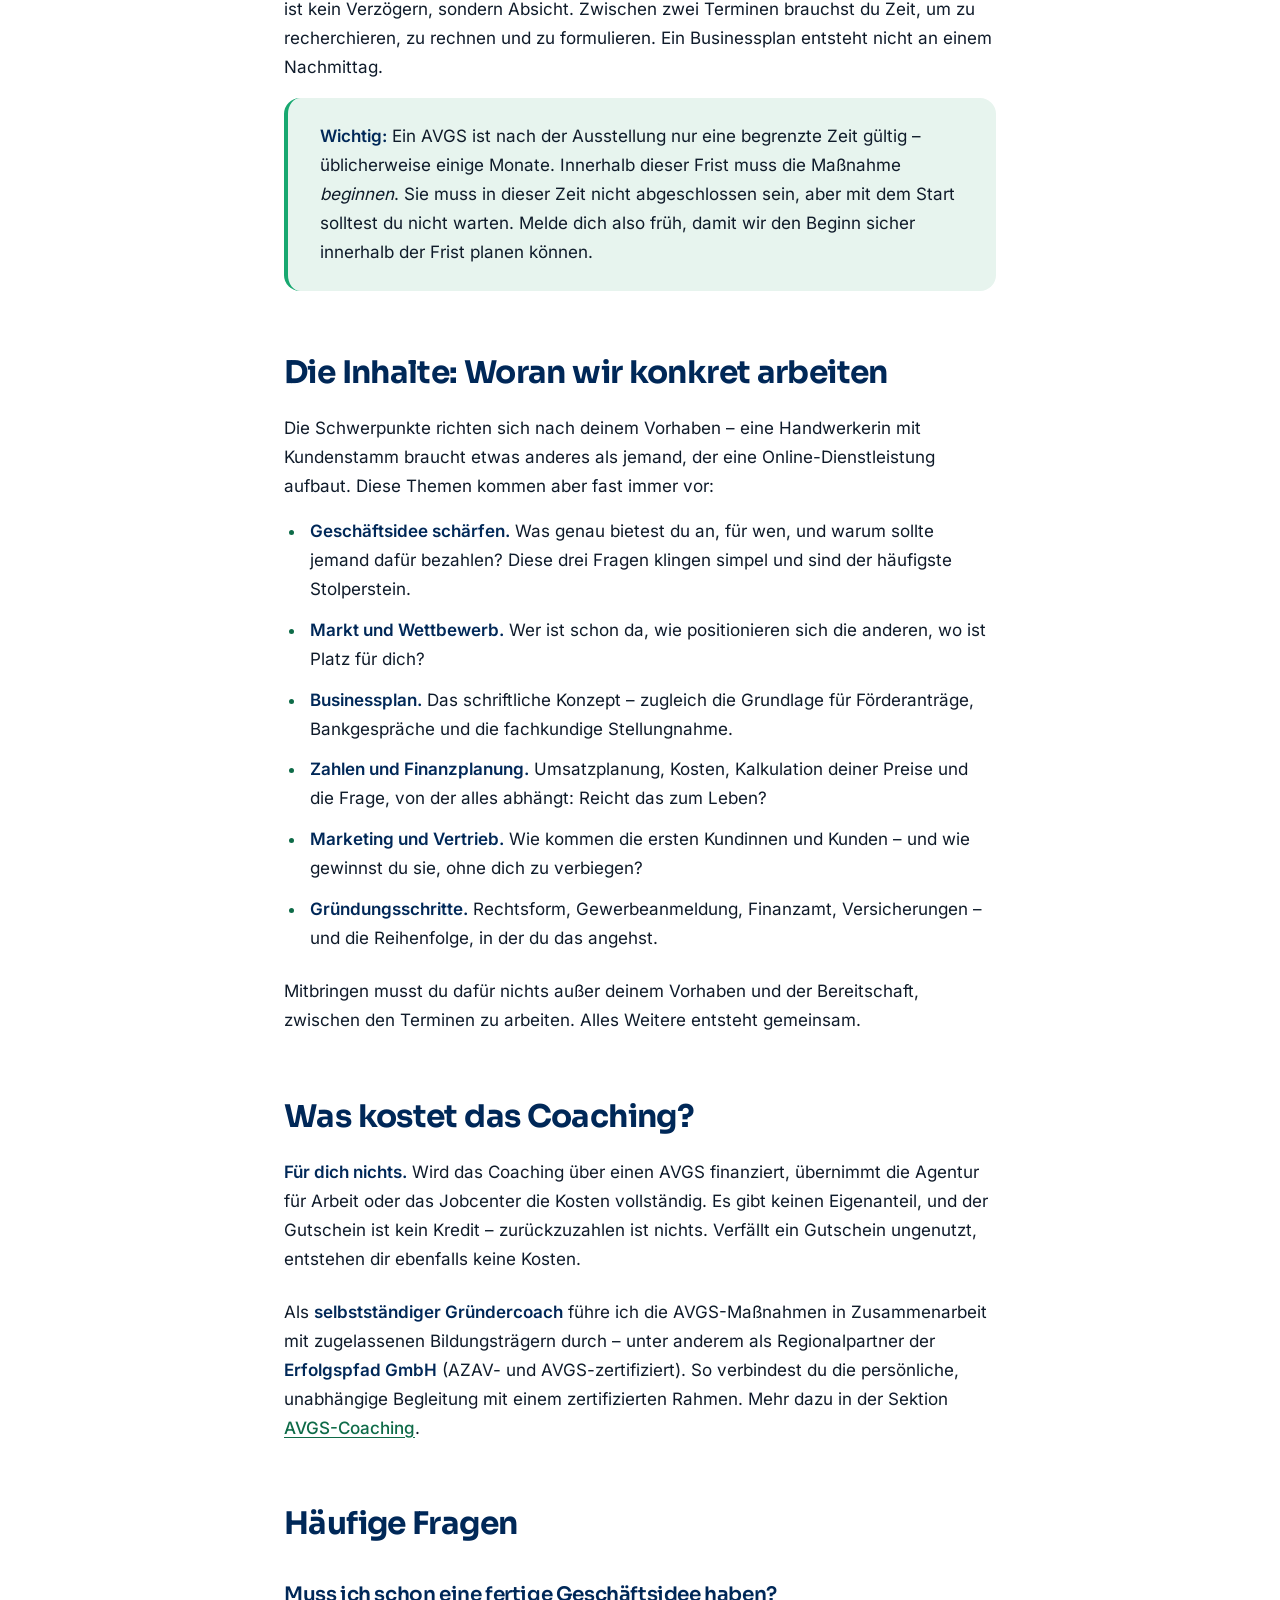
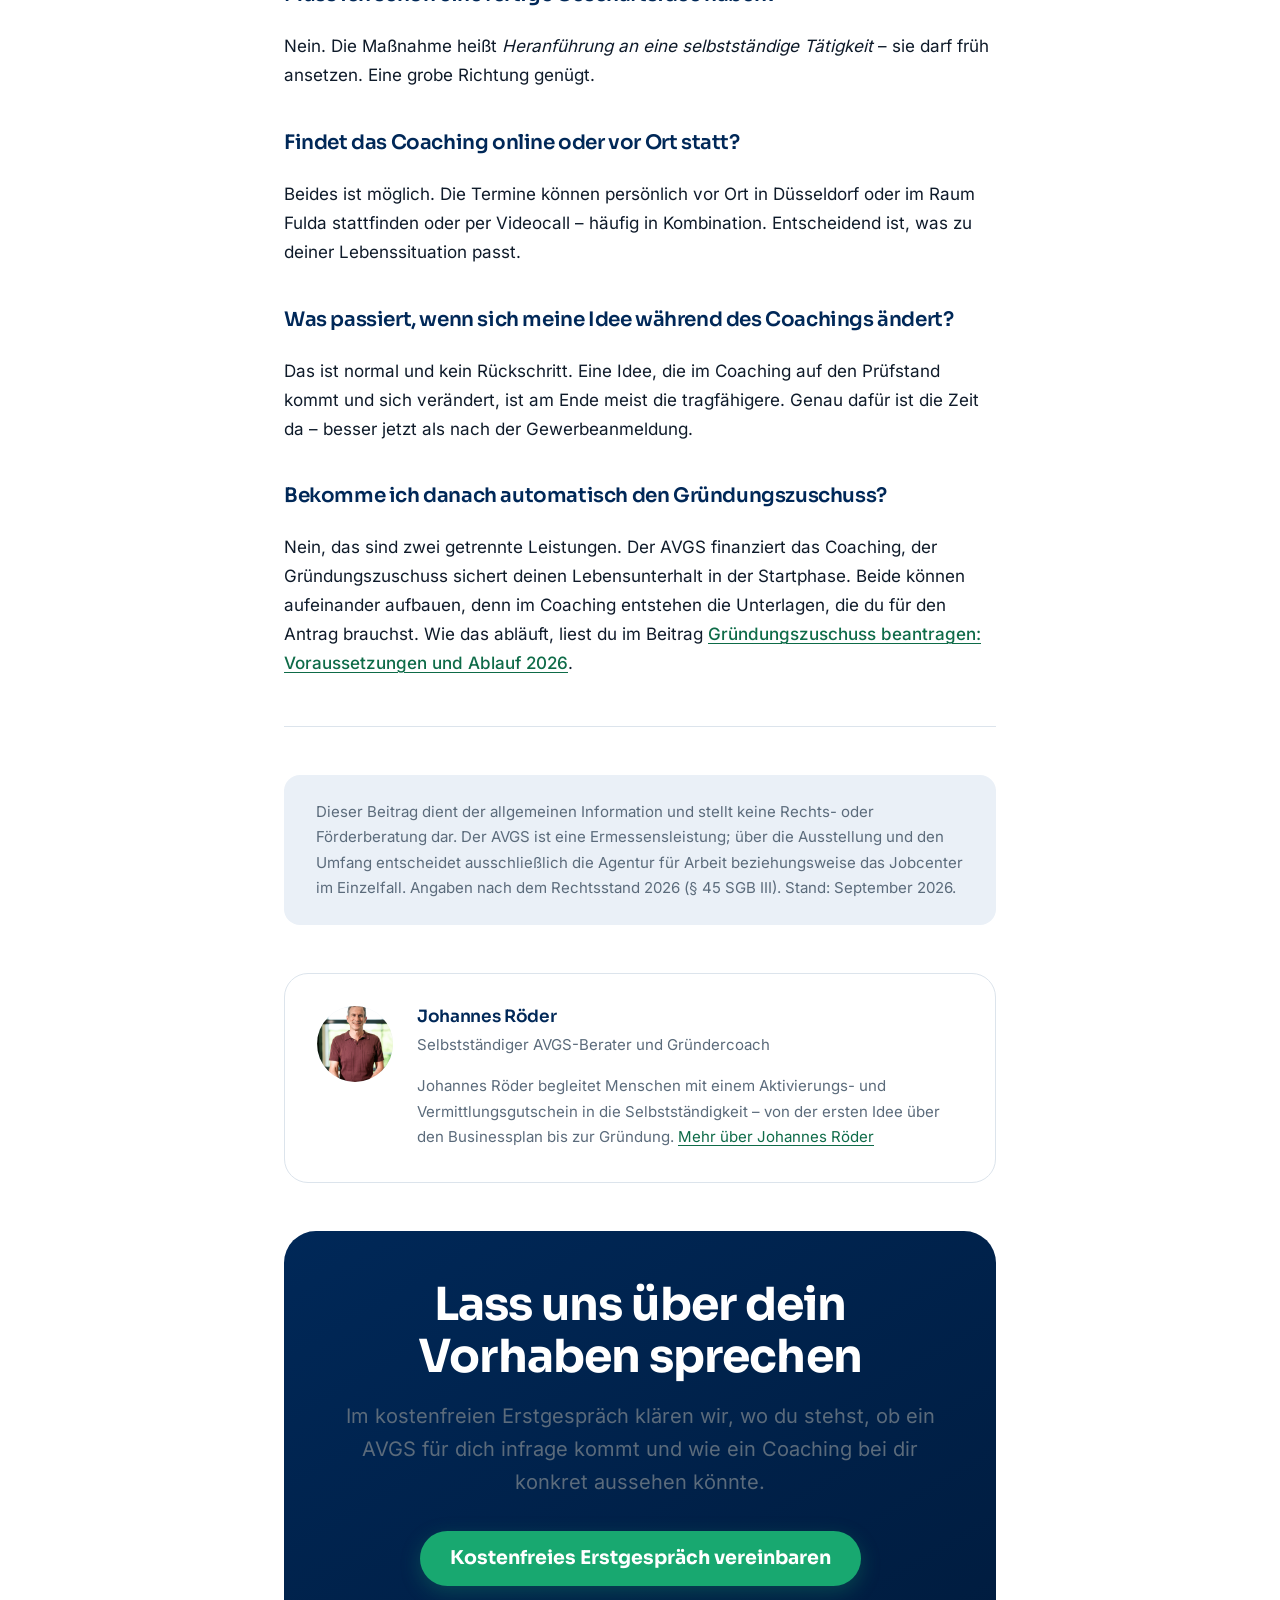
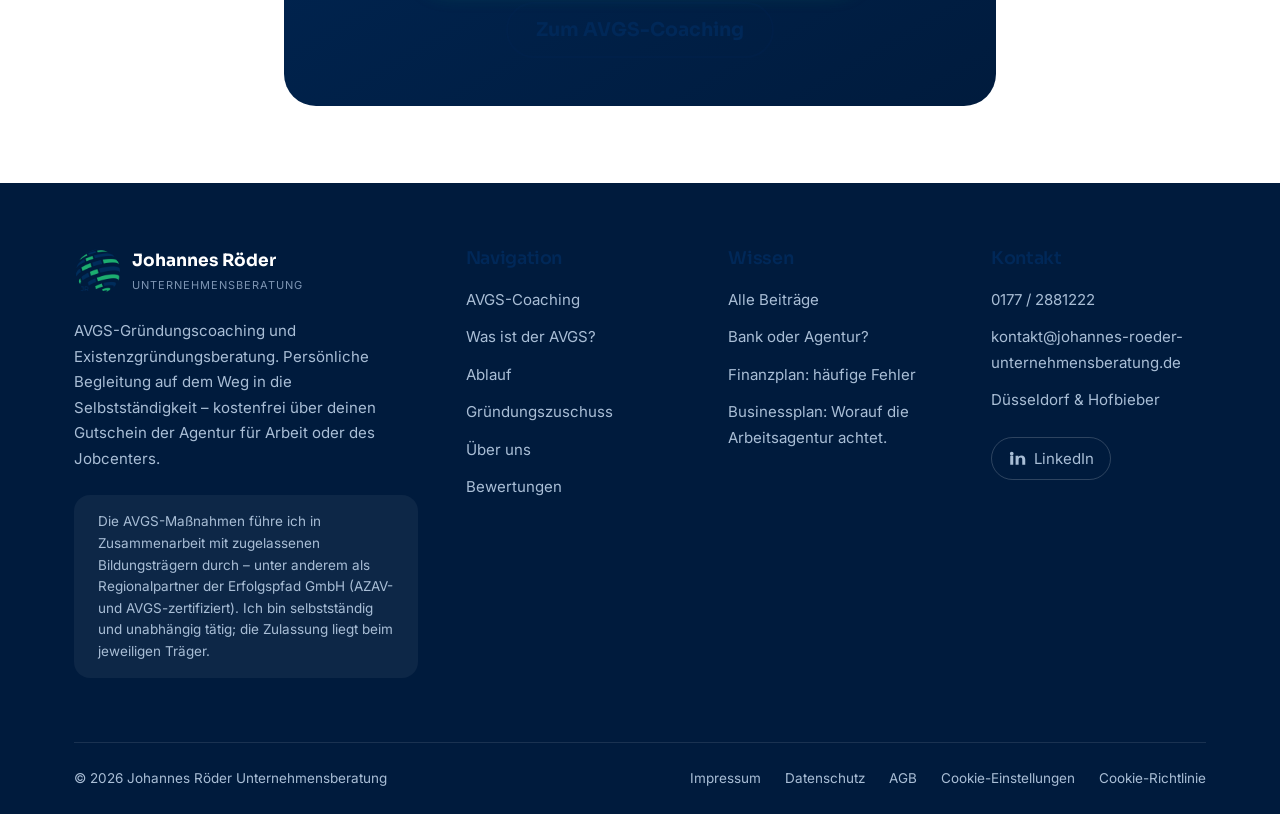
<file: blog/avgs-coaching-ablauf-dauer-inhalte.html>
<!DOCTYPE html>
<html lang="de">
<head>
<meta charset="utf-8">
<meta name="viewport" content="width=device-width, initial-scale=1">

<title>AVGS-Coaching: Ablauf, Dauer und Inhalte im Überblick</title>
<meta name="description" content="Wie ein AVGS-Coaching abläuft, wie lange es dauert und woran im Gründungscoaching gearbeitet wird – verständlich erklärt von Gründercoach Johannes Röder.">
<link rel="canonical" href="https://www.johannes-roeder-unternehmensberatung.de/blog/avgs-coaching-ablauf-dauer-inhalte.html">
<meta name="robots" content="index, follow, max-image-preview:large, max-snippet:-1">
<meta name="author" content="Johannes Röder">

<meta property="og:type" content="article">
<meta property="og:locale" content="de_DE">
<meta property="og:site_name" content="Johannes Röder – Unternehmensberatung">
<meta property="og:title" content="AVGS-Coaching: Ablauf, Dauer und Inhalte im Überblick">
<meta property="og:description" content="Wie ein AVGS-Coaching abläuft, wie lange es dauert und woran im Gründungscoaching gearbeitet wird – verständlich erklärt.">
<meta property="og:url" content="https://www.johannes-roeder-unternehmensberatung.de/blog/avgs-coaching-ablauf-dauer-inhalte.html">
<meta property="og:image" content="https://www.johannes-roeder-unternehmensberatung.de/assets/img/og-image.png">
<meta name="twitter:card" content="summary_large_image">

<link rel="icon" href="../assets/img/favicon-32x32.png" sizes="32x32" type="image/png">
<link rel="icon" href="../assets/img/favicon-16x16.png" sizes="16x16" type="image/png">
<link rel="apple-touch-icon" href="../assets/img/apple-touch-icon.png">
<link rel="manifest" href="../site.webmanifest">
<meta name="theme-color" content="#002858">

<script>
window.dataLayer = window.dataLayer || [];
function gtag(){dataLayer.push(arguments);}
gtag('consent', 'default', {
  ad_storage: 'denied',
  ad_user_data: 'denied',
  ad_personalization: 'denied',
  analytics_storage: 'denied',
  wait_for_update: 500
});
</script>

<link rel="preload" href="../assets/fonts/inter-latin.woff2" as="font" type="font/woff2" crossorigin>
<link rel="preload" href="../assets/fonts/sora-latin.woff2" as="font" type="font/woff2" crossorigin>
<link rel="stylesheet" href="../assets/css/styles.css">

<script type="application/ld+json">
{
  "@context": "https://schema.org",
  "@graph": [
    {
      "@type": "BlogPosting",
      "@id": "https://www.johannes-roeder-unternehmensberatung.de/blog/avgs-coaching-ablauf-dauer-inhalte.html#article",
      "headline": "AVGS-Coaching: Ablauf, Dauer und Inhalte im Überblick",
      "description": "Wie ein AVGS-Coaching abläuft, wie lange es dauert und woran im Gründungscoaching gearbeitet wird – verständlich erklärt von Gründercoach Johannes Röder.",
      "url": "https://www.johannes-roeder-unternehmensberatung.de/blog/avgs-coaching-ablauf-dauer-inhalte.html",
      "mainEntityOfPage": "https://www.johannes-roeder-unternehmensberatung.de/blog/avgs-coaching-ablauf-dauer-inhalte.html",
      "datePublished": "2026-09-12",
      "dateModified": "2026-09-12",
      "inLanguage": "de-DE",
      "image": "https://www.johannes-roeder-unternehmensberatung.de/assets/img/og-image.png",
      "keywords": "AVGS Coaching, AVGS Gründercoaching, AVGS Gründungscoaching, Ablauf, Dauer, § 45 SGB III",
      "articleSection": "AVGS",
      "author": {
        "@type": "Person",
        "@id": "https://www.johannes-roeder-unternehmensberatung.de/#johannes-roeder",
        "name": "Johannes Röder",
        "jobTitle": "Selbstständiger AVGS-Berater und Gründercoach",
        "url": "https://www.johannes-roeder-unternehmensberatung.de/#ueber-uns"
      },
      "publisher": {
        "@type": "Organization",
        "@id": "https://www.johannes-roeder-unternehmensberatung.de/#organisation",
        "name": "Johannes Röder Unternehmensberatung",
        "logo": {
          "@type": "ImageObject",
          "url": "https://www.johannes-roeder-unternehmensberatung.de/assets/img/logo.png"
        }
      }
    },
    {
      "@type": "FAQPage",
      "@id": "https://www.johannes-roeder-unternehmensberatung.de/blog/avgs-coaching-ablauf-dauer-inhalte.html#faq",
      "mainEntity": [
        {
          "@type": "Question",
          "name": "Wie läuft ein AVGS-Coaching ab?",
          "acceptedAnswer": {
            "@type": "Answer",
            "text": "Am Anfang steht ein kostenfreies Erstgespräch. Danach wird der AVGS bei der Agentur für Arbeit oder dem Jobcenter beantragt beziehungsweise eingelöst. Nach der Anmeldung beim zugelassenen Bildungsträger startet das Coaching mit einer Zielvereinbarung. Es folgen regelmäßige Einzeltermine, in denen Geschäftsidee, Businessplan, Zahlen und Marketing erarbeitet werden. Zum Abschluss stehen die Gründungsschritte und gegebenenfalls die Vorbereitung des Gründungszuschusses."
          }
        },
        {
          "@type": "Question",
          "name": "Wie lange dauert ein AVGS-Coaching?",
          "acceptedAnswer": {
            "@type": "Answer",
            "text": "Der zeitliche Umfang ist nicht pauschal festgelegt, sondern ergibt sich aus dem Gutschein: Die Agentur für Arbeit oder das Jobcenter legt darin Maßnahmeziel und Umfang fest. Die Termine werden über mehrere Wochen verteilt, damit zwischen den Sitzungen Zeit zum Arbeiten bleibt. Wichtig ist außerdem die Gültigkeitsfrist des Gutscheins: Innerhalb dieser Frist muss die Maßnahme beginnen."
          }
        },
        {
          "@type": "Question",
          "name": "Welche Inhalte hat ein AVGS-Gründungscoaching?",
          "acceptedAnswer": {
            "@type": "Answer",
            "text": "Typische Inhalte sind das Schärfen der Geschäftsidee, Markt- und Wettbewerbsanalyse, der Businessplan, die Finanzplanung, Marketing und Vertrieb sowie die konkreten Gründungsschritte. Die Schwerpunkte richten sich nach dem jeweiligen Vorhaben – es handelt sich nicht um einen standardisierten Kurs, sondern um eine individuelle Begleitung."
          }
        },
        {
          "@type": "Question",
          "name": "Was kostet ein AVGS-Coaching?",
          "acceptedAnswer": {
            "@type": "Answer",
            "text": "Für Teilnehmende ist das Coaching kostenfrei. Die Kosten werden über den Aktivierungs- und Vermittlungsgutschein von der Agentur für Arbeit oder dem Jobcenter getragen. Ein Eigenanteil fällt nicht an, und auch ein ungenutzt verfallener Gutschein verursacht keine Kosten."
          }
        },
        {
          "@type": "Question",
          "name": "Muss ich für das AVGS-Coaching schon eine fertige Geschäftsidee haben?",
          "acceptedAnswer": {
            "@type": "Answer",
            "text": "Nein. Die Maßnahme heißt Heranführung an eine selbstständige Tätigkeit – sie darf ausdrücklich früh ansetzen. Eine grobe Richtung genügt; das Schärfen der Idee und die ehrliche Prüfung der Tragfähigkeit sind Teil des Coachings."
          }
        },
        {
          "@type": "Question",
          "name": "Findet das AVGS-Coaching online oder vor Ort statt?",
          "acceptedAnswer": {
            "@type": "Answer",
            "text": "Beides ist möglich. Die Termine können persönlich vor Ort in Düsseldorf oder im Raum Fulda stattfinden oder per Videocall – häufig in Kombination. Entscheidend ist, was zur jeweiligen Lebenssituation passt."
          }
        }
      ]
    },
    {
      "@type": "BreadcrumbList",
      "itemListElement": [
        { "@type": "ListItem", "position": 1, "name": "Startseite", "item": "https://www.johannes-roeder-unternehmensberatung.de/" },
        { "@type": "ListItem", "position": 2, "name": "Wissen", "item": "https://www.johannes-roeder-unternehmensberatung.de/blog/" },
        { "@type": "ListItem", "position": 3, "name": "AVGS-Coaching: Ablauf, Dauer und Inhalte", "item": "https://www.johannes-roeder-unternehmensberatung.de/blog/avgs-coaching-ablauf-dauer-inhalte.html" }
      ]
    }
  ]
}
</script>
</head>

<body>
<a class="skip-link" href="#main">Zum Hauptinhalt springen</a>

<svg class="icon-sprite" aria-hidden="true" focusable="false">
  <defs>
    <!-- Themen-Icon dieses Beitrags: Kompass = AVGS-Coaching.
         Damit die Karte in blog/index.html dasselbe Icon zeigt, das Symbol
         #i-compass auch dort in den Sprite (<defs>) kopieren. -->
    <symbol id="i-compass" viewBox="0 0 24 24" fill="none" stroke="currentColor" stroke-width="1.8" stroke-linecap="round" stroke-linejoin="round"><circle cx="12" cy="12" r="9"/><path d="m15.5 8.5-2 5-5 2 2-5Z"/></symbol>
    <symbol id="i-linkedin" viewBox="0 0 24 24" fill="currentColor"><path d="M4.98 3.5a2.5 2.5 0 1 1 0 5 2.5 2.5 0 0 1 0-5ZM3 9h4v12H3V9Zm7 0h3.8v1.7h.05c.53-.95 1.83-1.95 3.76-1.95C21.6 8.75 23 11 23 14.3V21h-4v-6c0-1.6-.03-3.66-2.25-3.66-2.25 0-2.6 1.73-2.6 3.54V21h-4V9Z"/></symbol>
  </defs>
</svg>

<!-- ===================== HEADER ===================== -->
<header class="site-header">
  <div class="container site-header__inner">
    <a class="brand" href="../index.html" aria-label="Johannes Röder Unternehmensberatung – zur Startseite">
      <img class="brand__logo" src="../assets/img/logo.png" alt="" width="44" height="44" aria-hidden="true">
      <span class="brand__text">
        <span class="brand__name">Johannes Röder</span>
        <span class="brand__tag">Unternehmensberatung</span>
      </span>
    </a>

    <button class="nav-toggle" type="button" aria-expanded="false" aria-controls="primary-nav" aria-label="Menü öffnen">
      <span class="nav-toggle__bars" aria-hidden="true"><span></span><span></span><span></span></span>
    </button>

    <nav class="nav" id="primary-nav" aria-label="Hauptnavigation">
      <ul class="nav__list">
        <li><a class="nav__link" href="../index.html#avgs-coaching">AVGS-Coaching</a></li>
        <li><a class="nav__link" href="../index.html#ablauf">Ablauf</a></li>
        <li><a class="nav__link" href="../index.html#gruendungszuschuss">Gründungszuschuss</a></li>
        <li><a class="nav__link" href="../index.html#ueber-uns">Über uns</a></li>
        <li class="nav__item nav__item--submenu nav__item--active">
          <button type="button" class="nav__link nav__trigger" aria-expanded="false" aria-controls="nav-wissen-submenu" aria-current="page">
            Wissen
            <svg class="nav__chevron" width="14" height="14" viewBox="0 0 24 24" fill="none" stroke="currentColor" stroke-width="2" stroke-linecap="round" stroke-linejoin="round" aria-hidden="true"><path d="m6 9 6 6 6-6"/></svg>
          </button>
          <ul class="nav__submenu" id="nav-wissen-submenu">
            <li><a class="nav__sublink" href="index.html">Alle Beiträge</a></li>
            <li><a class="nav__sublink" href="businessplan-bank-oder-agentur.html">Bank oder Agentur?</a></li>
            <li><a class="nav__sublink" href="avgs-coaching-ablauf-dauer-inhalte.html" aria-current="page">AVGS-Coaching: Ablauf</a></li>
            <li><a class="nav__sublink" href="avgs-gutschein-was-ist-das.html">AVGS-Gutschein erklärt</a></li>
            <li><a class="nav__sublink" href="gruendungszuschuss-beantragen.html">Gründungszuschuss beantragen</a></li>
            <li><a class="nav__sublink" href="businessplan-gruendungszuschuss.html">Businessplan: Worauf die Arbeitsagentur achtet.</a></li>
            <li><a class="nav__sublink" href="finanzplan-gruendungszuschuss-fehler.html">Finanzplan: häufige Fehler</a></li>
          </ul>
        </li>
        <li><a class="nav__link" href="../index.html#kontakt">Kontakt</a></li>
      </ul>
      <a class="btn btn--primary btn--compact" href="../index.html#kontakt">Kostenfreies Erstgespräch</a>
    </nav>
  </div>
</header>

<main id="main">

  <section class="page-hero">
    <div class="container container--narrow">
      <nav class="breadcrumb" aria-label="Brotkrumennavigation">
        <ol>
          <li><a href="../index.html">Startseite</a></li>
          <li><a href="index.html">Wissen</a></li>
          <li aria-current="page">AVGS-Coaching</li>
        </ol>
      </nav>
      <p class="post-topic">
        <span class="post-topic__icon" aria-hidden="true">
          <svg width="18" height="18"><use href="#i-compass"/></svg>
        </span>
        AVGS
      </p>
      <h1>AVGS-Coaching: Ablauf, Dauer und Inhalte</h1>
      <p class="post-meta">
        <span>Von Johannes Röder</span>
        <span>Veröffentlicht am <time datetime="2026-09-12">12. September 2026</time></span>
        <span>Zuletzt aktualisiert: <time datetime="2026-09-12">12. September 2026</time></span>
        <span>ca. 7 Min. Lesezeit</span>
      </p>
    </div>
  </section>

  <section class="section section--white">
    <div class="container container--narrow">
      <nav class="toc" aria-labelledby="toc-titel">
        <h2 id="toc-titel">Inhalt</h2>
        <ol>
          <li><a href="#was-ist-avgs-coaching">Was ist ein AVGS-Coaching?</a></li>
          <li><a href="#fuer-wen">Für wen ist das Coaching gedacht?</a></li>
          <li><a href="#ablauf">Der Ablauf in sechs Schritten</a></li>
          <li><a href="#dauer">Wie lange dauert ein AVGS-Coaching?</a></li>
          <li><a href="#inhalte">Die Inhalte: Woran wir konkret arbeiten</a></li>
          <li><a href="#kosten">Was kostet das Coaching?</a></li>
          <li><a href="#haeufige-fragen">Häufige Fragen</a></li>
        </ol>
      </nav>

      <article class="prose mt-8">
        <p class="lead">
          „Kostenfreies Coaching über die Agentur für Arbeit" klingt gut – aber was passiert
          darin eigentlich konkret? Wie viele Termine sind das, wie lange zieht sich das hin,
          und woran arbeitet man in der Zeit? In diesem Beitrag beschreibe ich, wie ein
          AVGS-Coaching praktisch abläuft, welche Themen typischerweise auf dem Tisch liegen
          und was du organisatorisch wissen solltest, bevor du startest.
        </p>

        <h2 id="was-ist-avgs-coaching">Was ist ein AVGS-Coaching?</h2>
        <p>
          Ein AVGS-Coaching ist eine Maßnahme nach <strong>§ 45 SGB III</strong>, die über den
          <strong>Aktivierungs- und Vermittlungsgutschein</strong> finanziert wird. Für angehende
          Selbstständige ist dabei eine bestimmte Zielrichtung entscheidend: die
          <strong>Heranführung an eine selbstständige Tätigkeit</strong>. Der Gutschein bezahlt
          also kein allgemeines Seminar, sondern eine Begleitung, die dich einem konkreten
          Gründungsvorhaben näherbringt.
        </p>
        <p>
          Der wichtigste Unterschied zu einem klassischen Kurs: Es handelt sich um eine
          <strong>Einzelbegleitung</strong>. Es gibt keinen festen Lehrplan, den eine Gruppe
          gemeinsam durchläuft, sondern Termine, die sich an deinem Vorhaben und deinem Tempo
          orientieren. Was der AVGS grundsätzlich ist und wer ihn bekommt, habe ich ausführlich
          im Beitrag <a href="avgs-gutschein-was-ist-das.html">AVGS-Gutschein: Was ist das und
          wer bekommt ihn?</a> beschrieben.
        </p>

        <h2 id="fuer-wen">Für wen ist das Coaching gedacht?</h2>
        <p>
          Angesprochen sind Menschen, die <strong>arbeitslos oder von Arbeitslosigkeit bedroht</strong>
          sind und sich selbstständig machen möchten. Ob ein Gutschein ausgestellt wird, entscheidet
          die Agentur für Arbeit oder das Jobcenter im Einzelfall – es handelt sich um eine
          Ermessensleistung, einen Rechtsanspruch gibt es in der Regel nicht.
        </p>
        <p>
          Eine Sorge höre ich besonders oft: „Meine Idee ist noch nicht fertig, dafür ist es
          doch zu früh." Das Gegenteil ist der Fall. Der Begriff <em>Heranführung</em> sagt es
          bereits – die Maßnahme darf ausdrücklich in einer frühen Phase ansetzen. Eine grobe
          Richtung reicht völlig aus. Die Idee zu schärfen und ehrlich zu prüfen, ob sie trägt,
          ist Teil der Arbeit, nicht deren Voraussetzung.
        </p>

        <h2 id="ablauf">Der Ablauf in sechs Schritten</h2>
        <p>
          In der Praxis folgt ein AVGS-Coaching fast immer diesem Muster:
        </p>
        <ol>
          <li>
            <strong>Kostenfreies Erstgespräch.</strong> Wir lernen uns kennen, du schilderst dein
            Vorhaben und deine Situation. Hier klären wir auch, ob ein AVGS für dich realistisch
            ist – unverbindlich und auch dann, wenn du noch keinen Gutschein hast.
          </li>
          <li>
            <strong>Gutschein beantragen oder einlösen.</strong> Hast du noch keinen AVGS, sprichst
            du deine Ansprechperson im Amt gezielt darauf an und begründest, warum ein
            Gründungscoaching deine berufliche Eingliederung unterstützt. Bei der Argumentation
            und den nötigen Angaben helfe ich dir.
          </li>
          <li>
            <strong>Anmeldung beim Bildungsträger.</strong> Der Gutschein wird bei einem
            zugelassenen Träger eingelöst. Diesen formalen Teil übernehme ich mit dir gemeinsam –
            du musst dich nicht allein durch Formulare arbeiten.
          </li>
          <li>
            <strong>Auftakt und Zielvereinbarung.</strong> Zu Beginn legen wir fest, was am Ende
            der Maßnahme stehen soll: ein tragfähiges Konzept, ein fertiger Businessplan, die
            Anmeldung des Gewerbes oder die Vorbereitung eines Förderantrags.
          </li>
          <li>
            <strong>Die Coaching-Phase.</strong> Regelmäßige Einzeltermine, zwischen denen du an
            konkreten Aufgaben arbeitest. Genau dieser Wechsel aus Besprechen und Umsetzen macht
            den Unterschied – am Ende liegen Ergebnisse vor, nicht nur Notizen.
          </li>
          <li>
            <strong>Abschluss und Gründung.</strong> Wir gehen die letzten Schritte durch:
            Rechtsform, Anmeldungen, Startkalkulation – und falls du Anspruch darauf hast, die
            Vorbereitung des Gründungszuschusses.
          </li>
        </ol>
        <p>
          Den Ablauf findest du auch kompakt als Übersicht auf der
          <a href="../index.html#ablauf">Startseite</a>.
        </p>

        <h2 id="dauer">Wie lange dauert ein AVGS-Coaching?</h2>
        <p>
          Eine pauschale Antwort gibt es nicht, und wer eine verspricht, vereinfacht zu stark.
          <strong>Maßgeblich ist der Gutschein selbst:</strong> Die Agentur für Arbeit oder das
          Jobcenter legt darin das Maßnahmeziel und den Umfang fest. Wie viele Stunden dir
          zustehen, steht also in deinem persönlichen Bescheid – ein Blick dort hinein lohnt sich,
          bevor du planst.
        </p>
        <p>
          Unabhängig vom Umfang gilt: Die Termine werden über mehrere Wochen verteilt. Das ist
          kein Verzögern, sondern Absicht. Zwischen zwei Terminen brauchst du Zeit, um zu
          recherchieren, zu rechnen und zu formulieren. Ein Businessplan entsteht nicht an einem
          Nachmittag.
        </p>
        <blockquote>
          <p>
            <strong>Wichtig:</strong> Ein AVGS ist nach der Ausstellung nur eine begrenzte Zeit
            gültig – üblicherweise einige Monate. Innerhalb dieser Frist muss die Maßnahme
            <em>beginnen</em>. Sie muss in dieser Zeit nicht abgeschlossen sein, aber mit dem
            Start solltest du nicht warten. Melde dich also früh, damit wir den Beginn sicher
            innerhalb der Frist planen können.
          </p>
        </blockquote>

        <h2 id="inhalte">Die Inhalte: Woran wir konkret arbeiten</h2>
        <p>
          Die Schwerpunkte richten sich nach deinem Vorhaben – eine Handwerkerin mit Kundenstamm
          braucht etwas anderes als jemand, der eine Online-Dienstleistung aufbaut. Diese Themen
          kommen aber fast immer vor:
        </p>
        <ul>
          <li>
            <strong>Geschäftsidee schärfen.</strong> Was genau bietest du an, für wen, und warum
            sollte jemand dafür bezahlen? Diese drei Fragen klingen simpel und sind der häufigste
            Stolperstein.
          </li>
          <li>
            <strong>Markt und Wettbewerb.</strong> Wer ist schon da, wie positionieren sich die
            anderen, wo ist Platz für dich?
          </li>
          <li>
            <strong>Businessplan.</strong> Das schriftliche Konzept – zugleich die Grundlage für
            Förderanträge, Bankgespräche und die fachkundige Stellungnahme.
          </li>
          <li>
            <strong>Zahlen und Finanzplanung.</strong> Umsatzplanung, Kosten, Kalkulation deiner
            Preise und die Frage, von der alles abhängt: Reicht das zum Leben?
          </li>
          <li>
            <strong>Marketing und Vertrieb.</strong> Wie kommen die ersten Kundinnen und Kunden –
            und wie gewinnst du sie, ohne dich zu verbiegen?
          </li>
          <li>
            <strong>Gründungsschritte.</strong> Rechtsform, Gewerbeanmeldung, Finanzamt,
            Versicherungen – und die Reihenfolge, in der du das angehst.
          </li>
        </ul>
        <p>
          Mitbringen musst du dafür nichts außer deinem Vorhaben und der Bereitschaft, zwischen
          den Terminen zu arbeiten. Alles Weitere entsteht gemeinsam.
        </p>

        <h2 id="kosten">Was kostet das Coaching?</h2>
        <p>
          <strong>Für dich nichts.</strong> Wird das Coaching über einen AVGS finanziert,
          übernimmt die Agentur für Arbeit oder das Jobcenter die Kosten vollständig. Es gibt
          keinen Eigenanteil, und der Gutschein ist kein Kredit – zurückzuzahlen ist nichts.
          Verfällt ein Gutschein ungenutzt, entstehen dir ebenfalls keine Kosten.
        </p>
        <p>
          Als <strong>selbstständiger Gründercoach</strong> führe ich die AVGS-Maßnahmen in
          Zusammenarbeit mit zugelassenen Bildungsträgern durch – unter anderem als
          Regionalpartner der <strong>Erfolgspfad GmbH</strong> (AZAV- und AVGS-zertifiziert).
          So verbindest du die persönliche, unabhängige Begleitung mit einem zertifizierten
          Rahmen. Mehr dazu in der Sektion
          <a href="../index.html#avgs-coaching">AVGS-Coaching</a>.
        </p>

        <h2 id="haeufige-fragen">Häufige Fragen</h2>

        <h3>Muss ich schon eine fertige Geschäftsidee haben?</h3>
        <p>
          Nein. Die Maßnahme heißt <em>Heranführung an eine selbstständige Tätigkeit</em> – sie
          darf früh ansetzen. Eine grobe Richtung genügt.
        </p>

        <h3>Findet das Coaching online oder vor Ort statt?</h3>
        <p>
          Beides ist möglich. Die Termine können persönlich vor Ort in Düsseldorf oder im Raum
          Fulda stattfinden oder per Videocall – häufig in Kombination. Entscheidend ist, was zu
          deiner Lebenssituation passt.
        </p>

        <h3>Was passiert, wenn sich meine Idee während des Coachings ändert?</h3>
        <p>
          Das ist normal und kein Rückschritt. Eine Idee, die im Coaching auf den Prüfstand kommt
          und sich verändert, ist am Ende meist die tragfähigere. Genau dafür ist die Zeit da –
          besser jetzt als nach der Gewerbeanmeldung.
        </p>

        <h3>Bekomme ich danach automatisch den Gründungszuschuss?</h3>
        <p>
          Nein, das sind zwei getrennte Leistungen. Der AVGS finanziert das Coaching, der
          Gründungszuschuss sichert deinen Lebensunterhalt in der Startphase. Beide können
          aufeinander aufbauen, denn im Coaching entstehen die Unterlagen, die du für den Antrag
          brauchst. Wie das abläuft, liest du im Beitrag
          <a href="gruendungszuschuss-beantragen.html">Gründungszuschuss beantragen:
          Voraussetzungen und Ablauf 2026</a>.
        </p>

        <hr>

        <p class="note">
          Dieser Beitrag dient der allgemeinen Information und stellt keine Rechts- oder
          Förderberatung dar. Der AVGS ist eine Ermessensleistung; über die Ausstellung und den
          Umfang entscheidet ausschließlich die Agentur für Arbeit beziehungsweise das Jobcenter
          im Einzelfall. Angaben nach dem Rechtsstand 2026 (§ 45 SGB III). Stand: September 2026.
        </p>
      </article>

      <!-- Autorenkennzeichnung (E-E-A-T) -->
      <aside class="author-box">
        <img src="../assets/img/J_Roeder_AVGS_Beratung.png" width="76" height="76"
             alt="Johannes Röder, selbstständiger AVGS-Berater und Gründercoach" loading="lazy" decoding="async">
        <div>
          <h3>Johannes Röder</h3>
          <p class="text-muted text-sm">Selbstständiger AVGS-Berater und Gründercoach</p>
          <p>
            Johannes Röder begleitet Menschen mit einem Aktivierungs- und Vermittlungsgutschein in
            die Selbstständigkeit – von der ersten Idee über den Businessplan bis zur Gründung.
            <a href="../index.html#ueber-uns">Mehr über Johannes Röder</a>
          </p>
        </div>
      </aside>

      <div class="cta-band">
        <h2>Lass uns über dein Vorhaben sprechen</h2>
        <p class="lead">
          Im kostenfreien Erstgespräch klären wir, wo du stehst, ob ein AVGS für dich infrage
          kommt und wie ein Coaching bei dir konkret aussehen könnte.
        </p>
        <div class="btn-row">
          <a class="btn btn--primary" href="../index.html#kontakt">Kostenfreies Erstgespräch vereinbaren</a>
          <a class="btn btn--secondary" href="../index.html#avgs-coaching">Zum AVGS-Coaching</a>
        </div>
      </div>
    </div>
  </section>

</main>

<!-- ===================== FOOTER ===================== -->
<footer class="site-footer">
  <div class="container">
    <div class="footer__top">
      <div>
        <div class="footer__brand">
          <img src="../assets/img/logo.png" alt="" width="46" height="46" aria-hidden="true">
          <span>
            <span class="footer__brand-name">Johannes Röder</span>
            <span class="footer__brand-tag">Unternehmensberatung</span>
          </span>
        </div>
        <p>
          AVGS-Gründungscoaching und Existenzgründungsberatung. Persönliche Begleitung auf dem
          Weg in die Selbstständigkeit – kostenfrei über deinen Gutschein der Agentur für Arbeit
          oder des Jobcenters.
        </p>
        <p class="footer__partner">
          Die AVGS-Maßnahmen führe ich in Zusammenarbeit mit zugelassenen Bildungsträgern durch –
          unter anderem als Regionalpartner der Erfolgspfad GmbH (AZAV- und AVGS-zertifiziert).
          Ich bin selbstständig und unabhängig tätig; die Zulassung liegt beim jeweiligen Träger.
        </p>
      </div>

      <div>
        <h4>Navigation</h4>
        <ul class="footer__list">
          <li><a href="../index.html#avgs-coaching">AVGS-Coaching</a></li>
          <li><a href="../index.html#avgs-erklaerung">Was ist der AVGS?</a></li>
          <li><a href="../index.html#ablauf">Ablauf</a></li>
          <li><a href="../index.html#gruendungszuschuss">Gründungszuschuss</a></li>
          <li><a href="../index.html#ueber-uns">Über uns</a></li>
          <li><a href="../index.html#bewertungen">Bewertungen</a></li>
        </ul>
      </div>

      <div>
        <h4>Wissen</h4>
        <ul class="footer__list">
          <li><a href="index.html">Alle Beiträge</a></li>
          <li><a href="businessplan-bank-oder-agentur.html">Bank oder Agentur?</a></li>
          <li><a href="finanzplan-gruendungszuschuss-fehler.html">Finanzplan: häufige Fehler</a></li>
          <li><a href="businessplan-gruendungszuschuss.html">Businessplan: Worauf die Arbeitsagentur achtet.</a></li>
        </ul>
      </div>

      <div>
        <h4>Kontakt</h4>
        <ul class="footer__list">
          <li><a href="tel:+491772881222">0177 / 2881222</a></li>
          <li><a href="mailto:kontakt@johannes-roeder-unternehmensberatung.de">kontakt@johannes-roeder-<wbr>unternehmensberatung.de</a></li>
          <li>Düsseldorf &amp; Hofbieber</li>
        </ul>
        <p class="mt-5">
          <a class="social-link" href="https://www.linkedin.com/in/johannes-r%C3%B6der/" rel="noopener noreferrer" target="_blank">
            <svg width="18" height="18" aria-hidden="true"><use href="#i-linkedin"/></svg>
            LinkedIn
          </a>
        </p>
      </div>
    </div>

    <div class="footer__bottom">
      <p>&copy; <span id="current-year">2026</span> Johannes Röder Unternehmensberatung</p>
      <ul class="footer__legal">
        <li><a href="../impressum.html">Impressum</a></li>
        <li><a href="../datenschutz.html">Datenschutz</a></li>
        <li><a href="../agb.html">AGB</a></li>
        <li><button type="button" class="footer__legal-link" data-cookie-settings>Cookie-Einstellungen</button></li>
        <li><a href="../cookie-richtlinie.html">Cookie-Richtlinie</a></li>
      </ul>
    </div>
  </div>
</footer>

<script src="../assets/js/main.js" defer data-gtm-id="" data-policy-href="../cookie-richtlinie.html"></script>
</body>
</html>
</file>
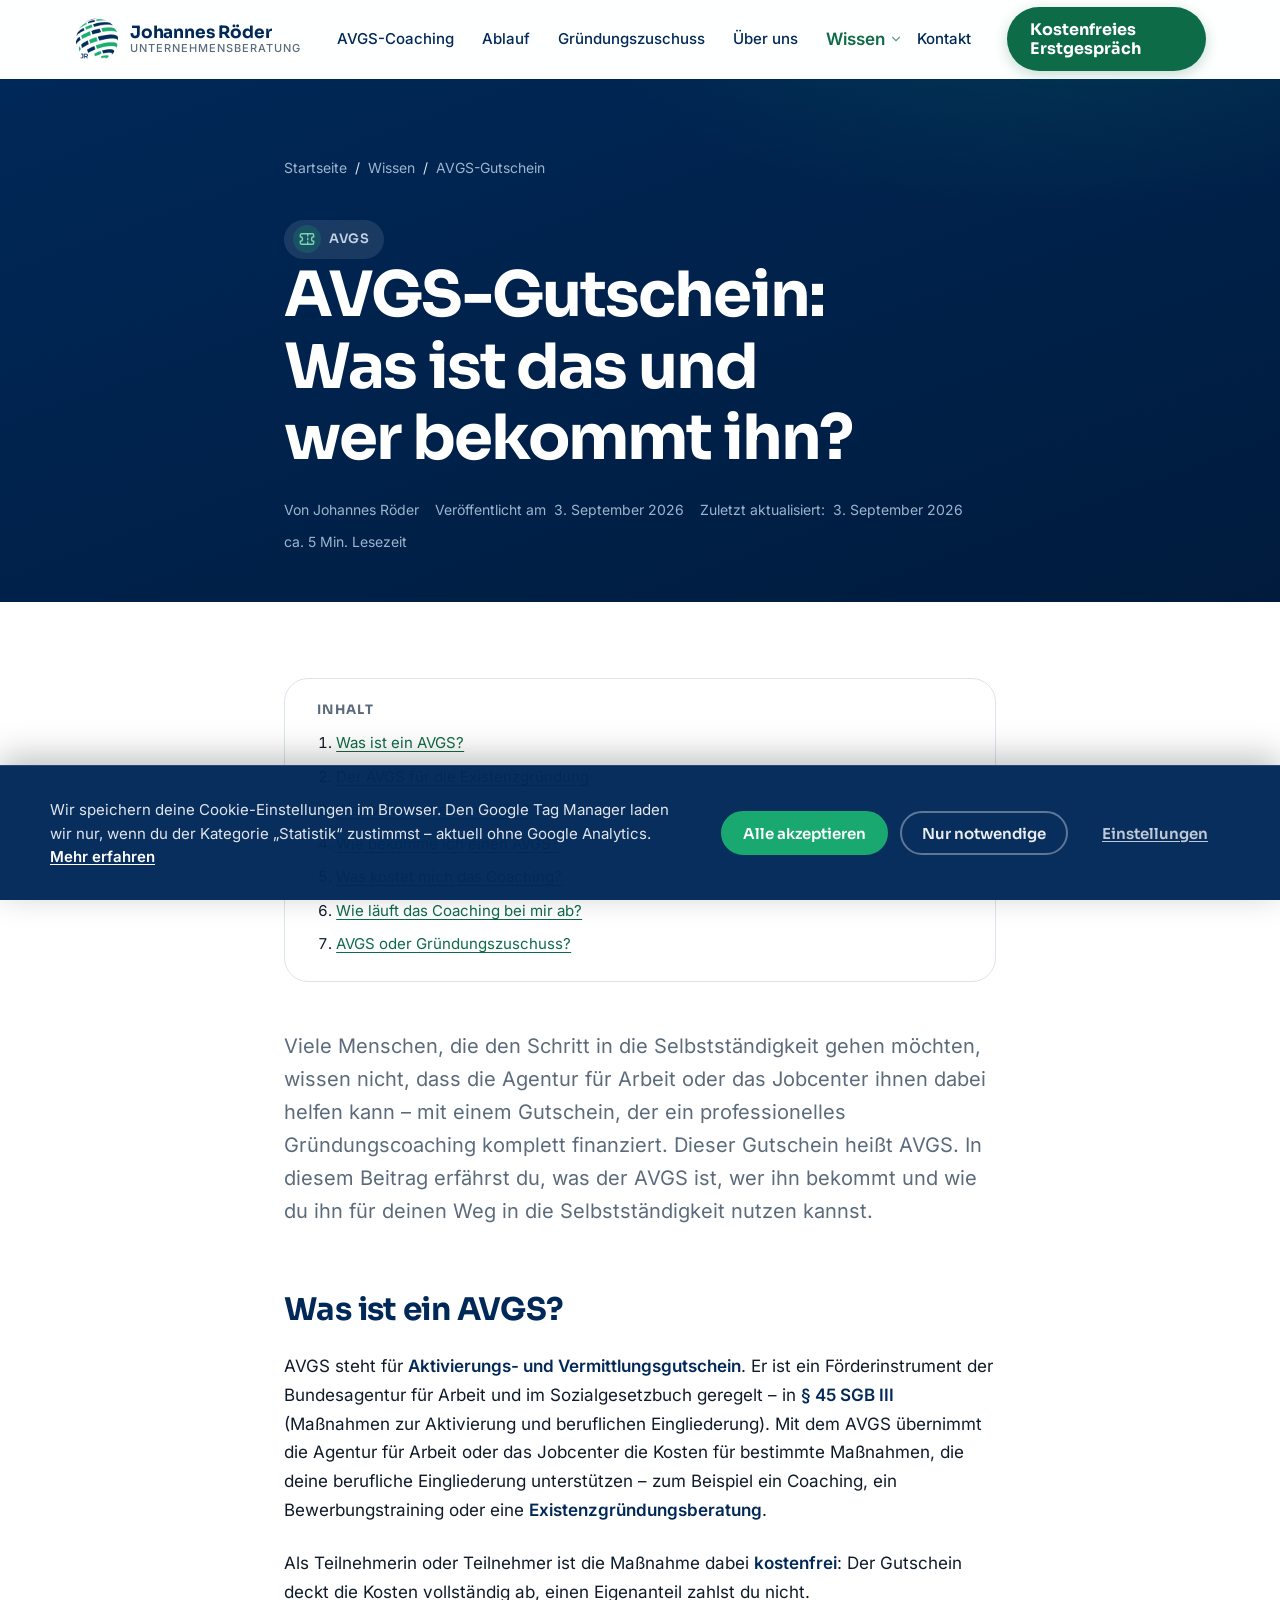
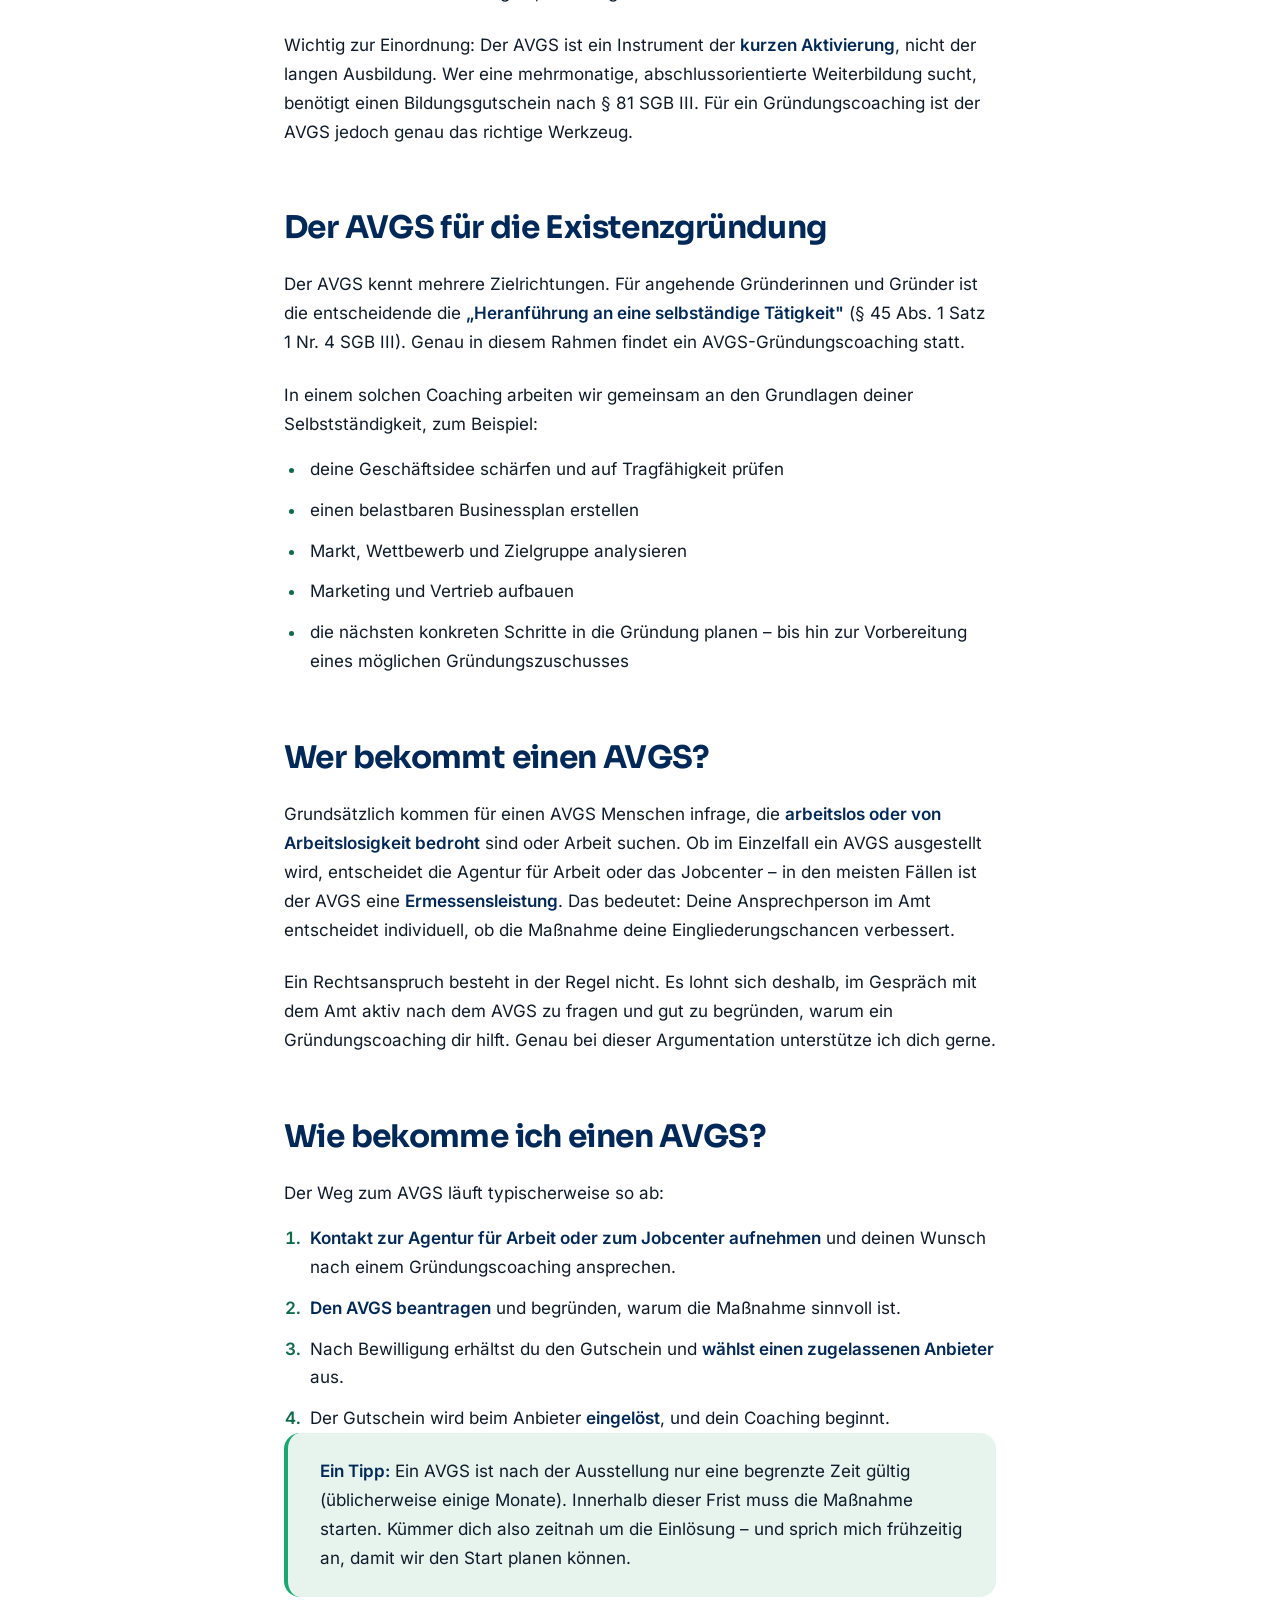
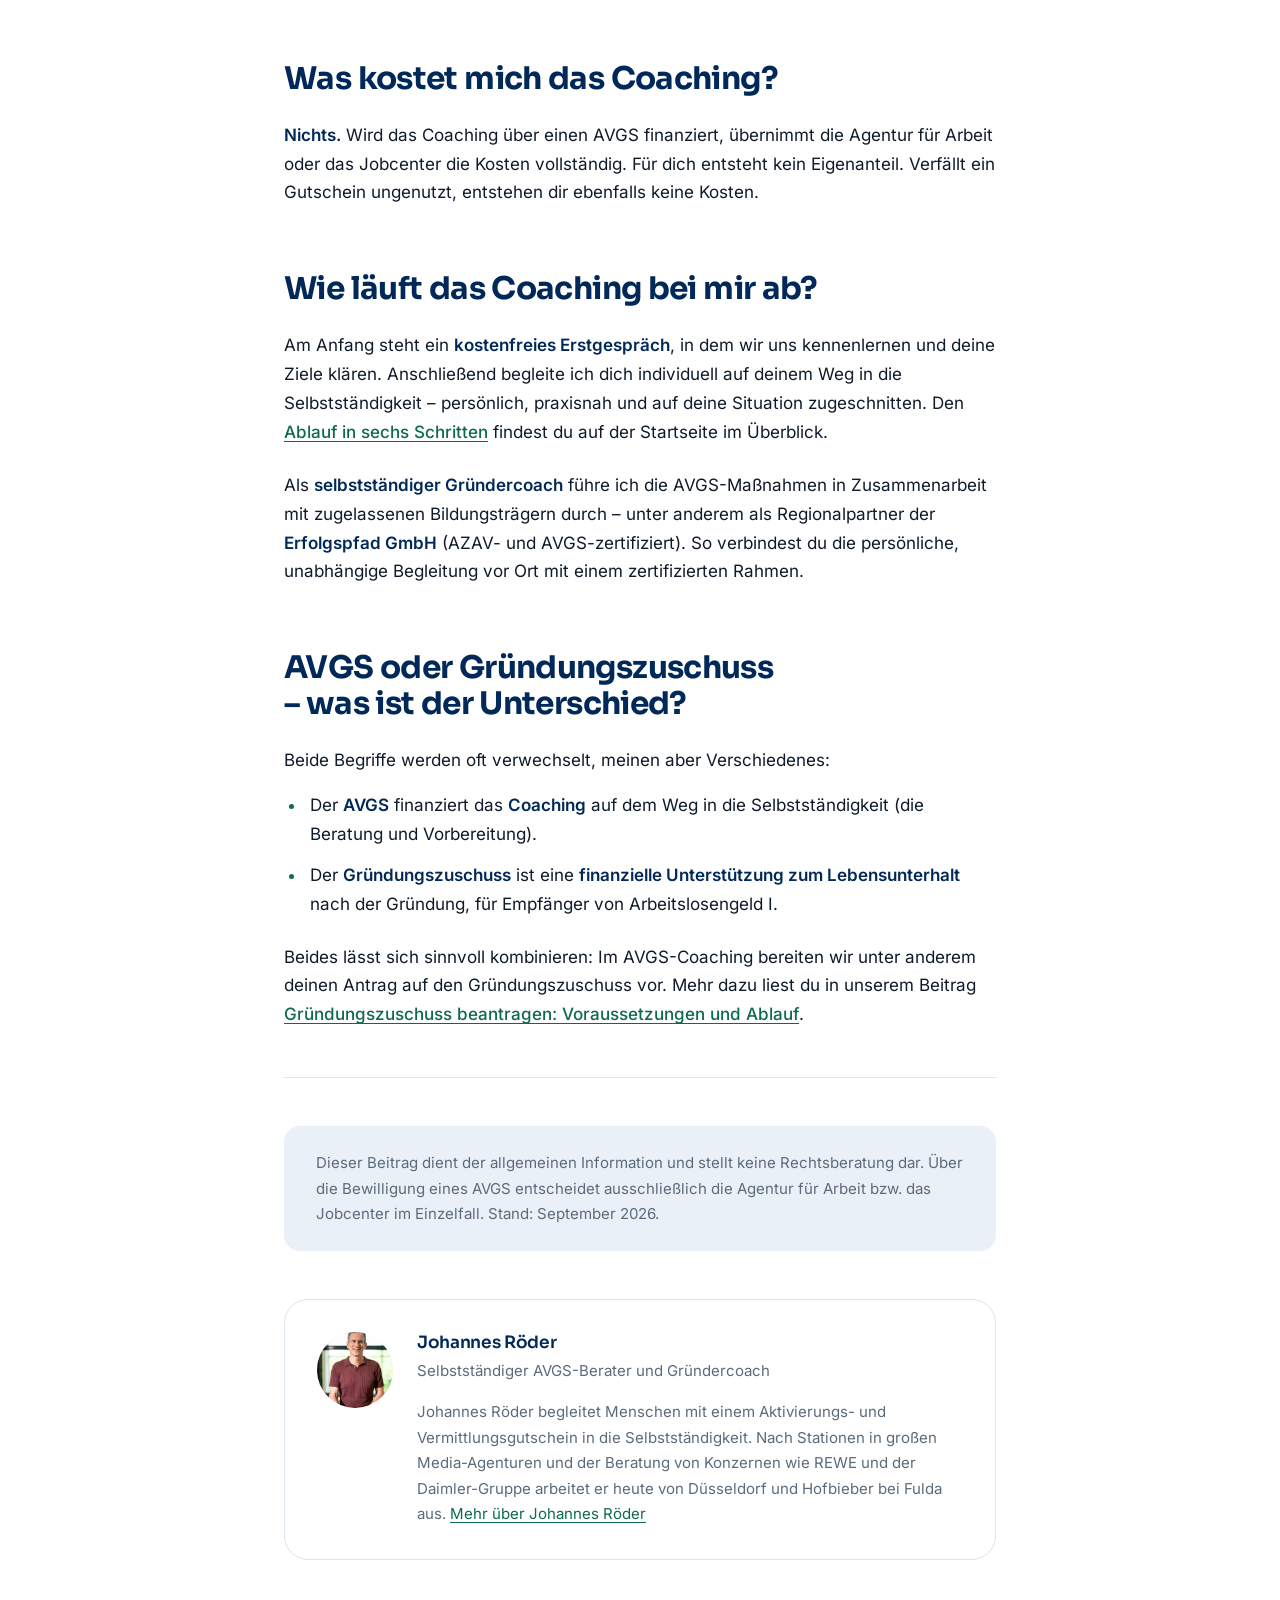
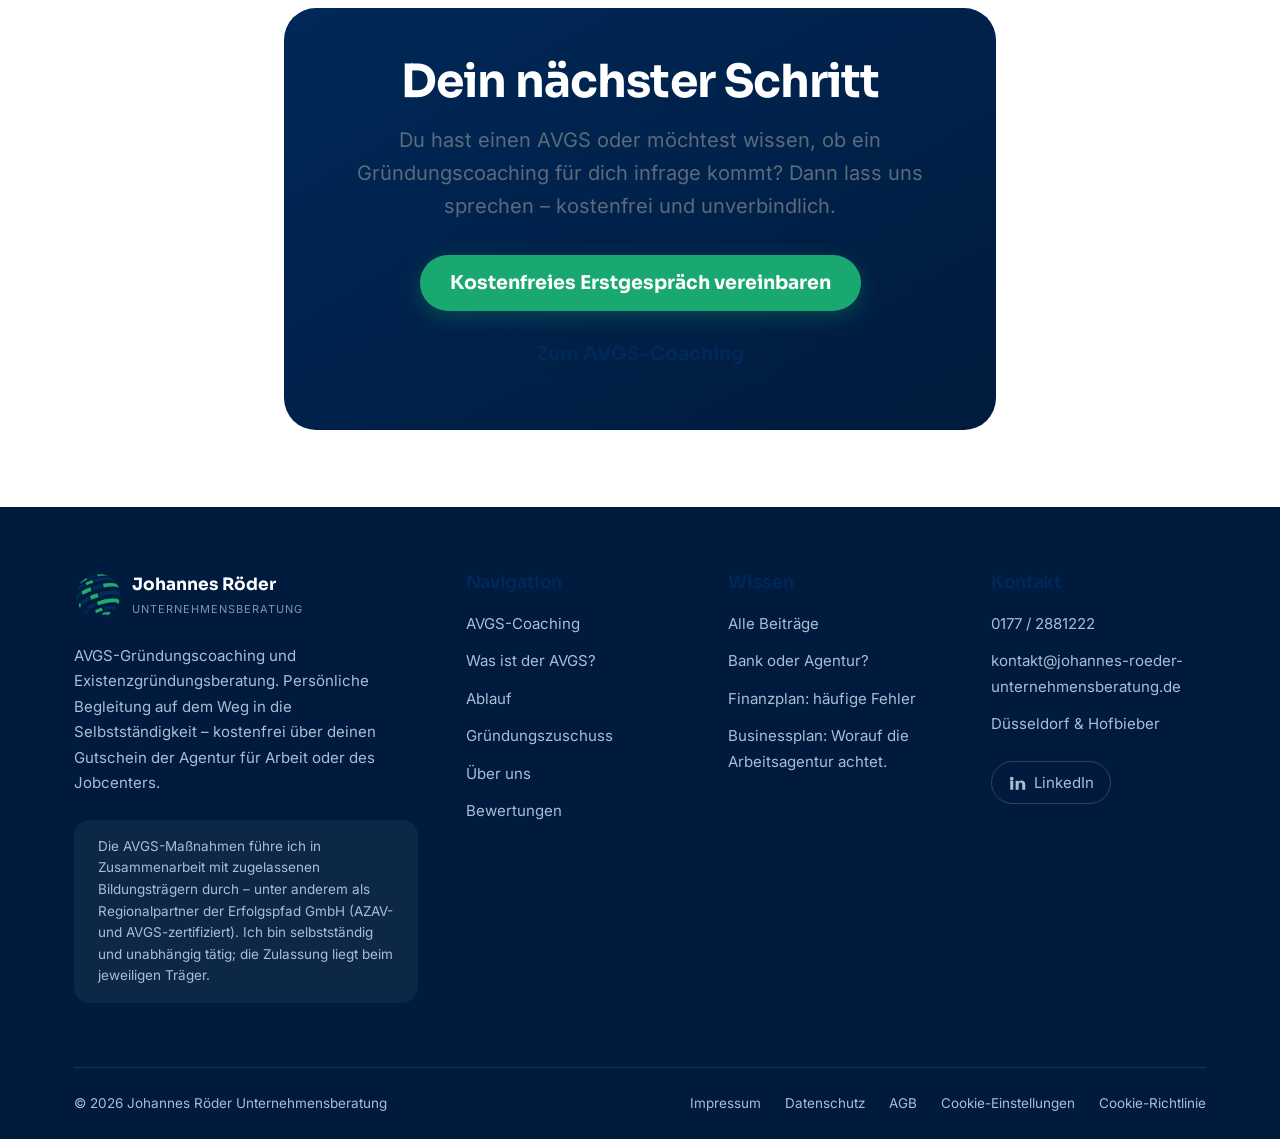
<file: blog/avgs-gutschein-was-ist-das.html>
<!DOCTYPE html>
<html lang="de">
<head>
<meta charset="utf-8">
<meta name="viewport" content="width=device-width, initial-scale=1">

<title>AVGS-Gutschein: Was ist das und wer bekommt ihn?</title>
<meta name="description" content="Der AVGS (Aktivierungs- und Vermittlungsgutschein) nach § 45 SGB III ermöglicht ein kostenfreies Gründungscoaching. Wer ihn bekommt und wie du ihn einlöst.">
<link rel="canonical" href="https://www.johannes-roeder-unternehmensberatung.de/blog/avgs-gutschein-was-ist-das.html">
<meta name="robots" content="index, follow, max-image-preview:large, max-snippet:-1">
<meta name="author" content="Johannes Röder">
<meta name="keywords" content="avgs, avgs gutschein, avgs was ist das, aktivierungs- und vermittlungsgutschein, avgs gründercoaching">

<meta property="og:type" content="article">
<meta property="og:locale" content="de_DE">
<meta property="og:site_name" content="Johannes Röder – Unternehmensberatung">
<meta property="og:title" content="AVGS-Gutschein: Was ist das und wer bekommt ihn?">
<meta property="og:description" content="Der AVGS nach § 45 SGB III ermöglicht ein kostenfreies Gründungscoaching. Wer ihn bekommt und wie du ihn einlöst.">
<meta property="og:url" content="https://www.johannes-roeder-unternehmensberatung.de/blog/avgs-gutschein-was-ist-das.html">
<meta property="og:image" content="https://www.johannes-roeder-unternehmensberatung.de/assets/img/og-image.png">
<meta property="article:published_time" content="2026-09-03">
<meta property="article:modified_time" content="2026-09-03">
<meta property="article:author" content="Johannes Röder">
<meta name="twitter:card" content="summary_large_image">

<link rel="icon" href="../assets/img/favicon-32x32.png" sizes="32x32" type="image/png">
<link rel="icon" href="../assets/img/favicon-16x16.png" sizes="16x16" type="image/png">
<link rel="apple-touch-icon" href="../assets/img/apple-touch-icon.png">
<link rel="manifest" href="../site.webmanifest">
<meta name="theme-color" content="#002858">

<script>
window.dataLayer = window.dataLayer || [];
function gtag(){dataLayer.push(arguments);}
gtag('consent', 'default', {
  ad_storage: 'denied',
  ad_user_data: 'denied',
  ad_personalization: 'denied',
  analytics_storage: 'denied',
  wait_for_update: 500
});
</script>

<link rel="preload" href="../assets/fonts/inter-latin.woff2" as="font" type="font/woff2" crossorigin>
<link rel="preload" href="../assets/fonts/sora-latin.woff2" as="font" type="font/woff2" crossorigin>
<link rel="stylesheet" href="../assets/css/styles.css">

<script type="application/ld+json">
{
  "@context": "https://schema.org",
  "@graph": [
    {
      "@type": "BlogPosting",
      "@id": "https://www.johannes-roeder-unternehmensberatung.de/blog/avgs-gutschein-was-ist-das.html#article",
      "headline": "AVGS-Gutschein: Was ist das und wer bekommt ihn?",
      "description": "Der AVGS (Aktivierungs- und Vermittlungsgutschein) nach § 45 SGB III ermöglicht ein kostenfreies Gründungscoaching. Wer ihn bekommt, wie er funktioniert und wie du ihn einlöst.",
      "url": "https://www.johannes-roeder-unternehmensberatung.de/blog/avgs-gutschein-was-ist-das.html",
      "mainEntityOfPage": "https://www.johannes-roeder-unternehmensberatung.de/blog/avgs-gutschein-was-ist-das.html",
      "datePublished": "2026-09-03",
      "dateModified": "2026-09-03",
      "inLanguage": "de-DE",
      "image": "https://www.johannes-roeder-unternehmensberatung.de/assets/img/og-image.png",
      "keywords": "AVGS, AVGS Gutschein, Aktivierungs- und Vermittlungsgutschein, AVGS Gründercoaching, § 45 SGB III",
      "articleSection": "AVGS",
      "author": {
        "@type": "Person",
        "@id": "https://www.johannes-roeder-unternehmensberatung.de/#johannes-roeder",
        "name": "Johannes Röder",
        "jobTitle": "Selbstständiger AVGS-Berater und Gründercoach",
        "url": "https://www.johannes-roeder-unternehmensberatung.de/#ueber-uns"
      },
      "publisher": {
        "@type": "Organization",
        "@id": "https://www.johannes-roeder-unternehmensberatung.de/#organisation",
        "name": "Johannes Röder Unternehmensberatung",
        "logo": {
          "@type": "ImageObject",
          "url": "https://www.johannes-roeder-unternehmensberatung.de/assets/img/logo.png"
        }
      }
    },
    {
      "@type": "BreadcrumbList",
      "itemListElement": [
        { "@type": "ListItem", "position": 1, "name": "Startseite", "item": "https://www.johannes-roeder-unternehmensberatung.de/" },
        { "@type": "ListItem", "position": 2, "name": "Wissen", "item": "https://www.johannes-roeder-unternehmensberatung.de/blog/" },
        { "@type": "ListItem", "position": 3, "name": "AVGS-Gutschein: Was ist das und wer bekommt ihn?", "item": "https://www.johannes-roeder-unternehmensberatung.de/blog/avgs-gutschein-was-ist-das.html" }
      ]
    }
  ]
}
</script>
</head>

<body>
<a class="skip-link" href="#main">Zum Hauptinhalt springen</a>

<svg class="icon-sprite" aria-hidden="true" focusable="false">
  <defs>
    <symbol id="i-ticket" viewBox="0 0 24 24" fill="none" stroke="currentColor" stroke-width="1.8" stroke-linecap="round" stroke-linejoin="round"><path d="M3 9V7a2 2 0 0 1 2-2h14a2 2 0 0 1 2 2v2a3 3 0 0 0 0 6v2a2 2 0 0 1-2 2H5a2 2 0 0 1-2-2v-2a3 3 0 0 0 0-6Z"/><path d="M13 5v3M13 11v2M13 16v3"/></symbol>
    <symbol id="i-linkedin" viewBox="0 0 24 24" fill="currentColor"><path d="M4.98 3.5a2.5 2.5 0 1 1 0 5 2.5 2.5 0 0 1 0-5ZM3 9h4v12H3V9Zm7 0h3.8v1.7h.05c.53-.95 1.83-1.95 3.76-1.95C21.6 8.75 23 11 23 14.3V21h-4v-6c0-1.6-.03-3.66-2.25-3.66-2.25 0-2.6 1.73-2.6 3.54V21h-4V9Z"/></symbol>
  </defs>
</svg>

<!-- ===================== HEADER ===================== -->
<header class="site-header">
  <div class="container site-header__inner">
    <a class="brand" href="../index.html" aria-label="Johannes Röder Unternehmensberatung – zur Startseite">
      <img class="brand__logo" src="../assets/img/logo.png" alt="" width="44" height="44" aria-hidden="true">
      <span class="brand__text">
        <span class="brand__name">Johannes Röder</span>
        <span class="brand__tag">Unternehmensberatung</span>
      </span>
    </a>

    <button class="nav-toggle" type="button" aria-expanded="false" aria-controls="primary-nav" aria-label="Menü öffnen">
      <span class="nav-toggle__bars" aria-hidden="true"><span></span><span></span><span></span></span>
    </button>

    <nav class="nav" id="primary-nav" aria-label="Hauptnavigation">
      <ul class="nav__list">
        <li><a class="nav__link" href="../index.html#avgs-coaching">AVGS-Coaching</a></li>
        <li><a class="nav__link" href="../index.html#ablauf">Ablauf</a></li>
        <li><a class="nav__link" href="../index.html#gruendungszuschuss">Gründungszuschuss</a></li>
        <li><a class="nav__link" href="../index.html#ueber-uns">Über uns</a></li>
        <li class="nav__item nav__item--submenu nav__item--active">
          <button type="button" class="nav__link nav__trigger" aria-expanded="false" aria-controls="nav-wissen-submenu" aria-current="page">
            Wissen
            <svg class="nav__chevron" width="14" height="14" viewBox="0 0 24 24" fill="none" stroke="currentColor" stroke-width="2" stroke-linecap="round" stroke-linejoin="round" aria-hidden="true"><path d="m6 9 6 6 6-6"/></svg>
          </button>
          <ul class="nav__submenu" id="nav-wissen-submenu">
            <li><a class="nav__sublink" href="index.html">Alle Beiträge</a></li>
            <li><a class="nav__sublink" href="businessplan-bank-oder-agentur.html">Bank oder Agentur?</a></li>
            <li><a class="nav__sublink" href="avgs-coaching-ablauf-dauer-inhalte.html">AVGS-Coaching: Ablauf</a></li>
            <li><a class="nav__sublink" href="avgs-gutschein-was-ist-das.html" aria-current="page">AVGS-Gutschein erklärt</a></li>
            <li><a class="nav__sublink" href="gruendungszuschuss-beantragen.html">Gründungszuschuss beantragen</a></li>
            <li><a class="nav__sublink" href="businessplan-gruendungszuschuss.html">Businessplan: Worauf die Arbeitsagentur achtet.</a></li>
            <li><a class="nav__sublink" href="finanzplan-gruendungszuschuss-fehler.html">Finanzplan: häufige Fehler</a></li>
          </ul>
        </li>
        <li><a class="nav__link" href="../index.html#kontakt">Kontakt</a></li>
      </ul>
      <a class="btn btn--primary btn--compact" href="../index.html#kontakt">Kostenfreies Erstgespräch</a>
    </nav>
  </div>
</header>

<main id="main">

  <section class="page-hero">
    <div class="container container--narrow">
      <nav class="breadcrumb" aria-label="Brotkrumennavigation">
        <ol>
          <li><a href="../index.html">Startseite</a></li>
          <li><a href="index.html">Wissen</a></li>
          <li aria-current="page">AVGS-Gutschein</li>
        </ol>
      </nav>
      <p class="post-topic">
        <span class="post-topic__icon" aria-hidden="true">
          <svg width="18" height="18"><use href="#i-ticket"/></svg>
        </span>
        AVGS
      </p>
      <h1>AVGS-Gutschein: Was ist das und wer bekommt ihn?</h1>
      <p class="post-meta">
        <span>Von Johannes Röder</span>
        <span>Veröffentlicht am <time datetime="2026-09-03">3. September 2026</time></span>
        <span>Zuletzt aktualisiert: <time datetime="2026-09-03">3. September 2026</time></span>
        <span>ca. 5 Min. Lesezeit</span>
      </p>
    </div>
  </section>

  <section class="section section--white">
    <div class="container container--narrow">
      <nav class="toc" aria-labelledby="toc-titel">
        <h2 id="toc-titel">Inhalt</h2>
        <ol>
          <li><a href="#was-ist-ein-avgs">Was ist ein AVGS?</a></li>
          <li><a href="#avgs-existenzgruendung">Der AVGS für die Existenzgründung</a></li>
          <li><a href="#wer-bekommt-einen-avgs">Wer bekommt einen AVGS?</a></li>
          <li><a href="#wie-bekomme-ich-einen-avgs">Wie bekomme ich einen AVGS?</a></li>
          <li><a href="#was-kostet-das-coaching">Was kostet mich das Coaching?</a></li>
          <li><a href="#ablauf-coaching">Wie läuft das Coaching bei mir ab?</a></li>
          <li><a href="#avgs-oder-gruendungszuschuss">AVGS oder Gründungszuschuss?</a></li>
        </ol>
      </nav>

      <article class="prose mt-8">
        <p class="lead">
          Viele Menschen, die den Schritt in die Selbstständigkeit gehen möchten, wissen nicht,
          dass die Agentur für Arbeit oder das Jobcenter ihnen dabei helfen kann – mit einem
          Gutschein, der ein professionelles Gründungscoaching komplett finanziert. Dieser
          Gutschein heißt AVGS. In diesem Beitrag erfährst du, was der AVGS ist, wer ihn bekommt
          und wie du ihn für deinen Weg in die Selbstständigkeit nutzen kannst.
        </p>

        <h2 id="was-ist-ein-avgs">Was ist ein AVGS?</h2>
        <p>
          AVGS steht für <strong>Aktivierungs- und Vermittlungsgutschein</strong>. Er ist ein
          Förderinstrument der Bundesagentur für Arbeit und im Sozialgesetzbuch geregelt – in
          <strong>§ 45 SGB III</strong> (Maßnahmen zur Aktivierung und beruflichen Eingliederung).
          Mit dem AVGS übernimmt die Agentur für Arbeit oder das Jobcenter die Kosten für bestimmte
          Maßnahmen, die deine berufliche Eingliederung unterstützen – zum Beispiel ein Coaching,
          ein Bewerbungstraining oder eine <strong>Existenzgründungsberatung</strong>.
        </p>
        <p>
          Als Teilnehmerin oder Teilnehmer ist die Maßnahme dabei <strong>kostenfrei</strong>: Der Gutschein
          deckt die Kosten vollständig ab, einen Eigenanteil zahlst du nicht.
        </p>
        <p>
          Wichtig zur Einordnung: Der AVGS ist ein Instrument der <strong>kurzen Aktivierung</strong>,
          nicht der langen Ausbildung. Wer eine mehrmonatige, abschlussorientierte Weiterbildung
          sucht, benötigt einen Bildungsgutschein nach § 81 SGB III. Für ein Gründungscoaching ist
          der AVGS jedoch genau das richtige Werkzeug.
        </p>

        <h2 id="avgs-existenzgruendung">Der AVGS für die Existenzgründung</h2>
        <p>
          Der AVGS kennt mehrere Zielrichtungen. Für angehende Gründerinnen und Gründer ist die
          entscheidende die <strong>„Heranführung an eine selbständige Tätigkeit"</strong>
          (§ 45 Abs. 1 Satz 1 Nr. 4 SGB III). Genau in diesem Rahmen findet ein
          AVGS-Gründungscoaching statt.
        </p>
        <p>In einem solchen Coaching arbeiten wir gemeinsam an den Grundlagen deiner Selbstständigkeit, zum Beispiel:</p>
        <ul>
          <li>deine Geschäftsidee schärfen und auf Tragfähigkeit prüfen</li>
          <li>einen belastbaren Businessplan erstellen</li>
          <li>Markt, Wettbewerb und Zielgruppe analysieren</li>
          <li>Marketing und Vertrieb aufbauen</li>
          <li>die nächsten konkreten Schritte in die Gründung planen – bis hin zur Vorbereitung eines möglichen Gründungszuschusses</li>
        </ul>

        <h2 id="wer-bekommt-einen-avgs">Wer bekommt einen AVGS?</h2>
        <p>
          Grundsätzlich kommen für einen AVGS Menschen infrage, die <strong>arbeitslos oder von
          Arbeitslosigkeit bedroht</strong> sind oder Arbeit suchen. Ob im Einzelfall ein AVGS
          ausgestellt wird, entscheidet die Agentur für Arbeit oder das Jobcenter – in den meisten
          Fällen ist der AVGS eine <strong>Ermessensleistung</strong>. Das bedeutet: Deine
          Ansprechperson im Amt entscheidet individuell, ob die Maßnahme deine Eingliederungschancen
          verbessert.
        </p>
        <p>
          Ein Rechtsanspruch besteht in der Regel nicht. Es lohnt sich deshalb, im Gespräch mit dem
          Amt aktiv nach dem AVGS zu fragen und gut zu begründen, warum ein Gründungscoaching dir
          hilft. Genau bei dieser Argumentation unterstütze ich dich gerne.
        </p>

        <h2 id="wie-bekomme-ich-einen-avgs">Wie bekomme ich einen AVGS?</h2>
        <p>Der Weg zum AVGS läuft typischerweise so ab:</p>
        <ol>
          <li><strong>Kontakt zur Agentur für Arbeit oder zum Jobcenter aufnehmen</strong> und deinen Wunsch nach einem Gründungscoaching ansprechen.</li>
          <li><strong>Den AVGS beantragen</strong> und begründen, warum die Maßnahme sinnvoll ist.</li>
          <li>Nach Bewilligung erhältst du den Gutschein und <strong>wählst einen zugelassenen Anbieter</strong> aus.</li>
          <li>Der Gutschein wird beim Anbieter <strong>eingelöst</strong>, und dein Coaching beginnt.</li>
        </ol>
        <blockquote>
          <p>
            <strong>Ein Tipp:</strong> Ein AVGS ist nach der Ausstellung nur eine begrenzte Zeit
            gültig (üblicherweise einige Monate). Innerhalb dieser Frist muss die Maßnahme starten.
            Kümmer dich also zeitnah um die Einlösung – und sprich mich frühzeitig an,
            damit wir den Start planen können.
          </p>
        </blockquote>

        <h2 id="was-kostet-das-coaching">Was kostet mich das Coaching?</h2>
        <p>
          <strong>Nichts.</strong> Wird das Coaching über einen AVGS finanziert, übernimmt die
          Agentur für Arbeit oder das Jobcenter die Kosten vollständig. Für dich entsteht kein
          Eigenanteil. Verfällt ein Gutschein ungenutzt, entstehen dir ebenfalls keine Kosten.
        </p>

        <h2 id="ablauf-coaching">Wie läuft das Coaching bei mir ab?</h2>
        <p>
          Am Anfang steht ein <strong>kostenfreies Erstgespräch</strong>, in dem wir uns
          kennenlernen und deine Ziele klären. Anschließend begleite ich dich individuell auf deinem
          Weg in die Selbstständigkeit – persönlich, praxisnah und auf deine Situation zugeschnitten.
          Den <a href="../index.html#ablauf">Ablauf in sechs Schritten</a> findest du auf der
          Startseite im Überblick.
        </p>
        <p>
          Als <strong>selbstständiger Gründercoach</strong> führe ich die AVGS-Maßnahmen in
          Zusammenarbeit mit zugelassenen Bildungsträgern durch – unter anderem als Regionalpartner
          der <strong>Erfolgspfad GmbH</strong> (AZAV- und AVGS-zertifiziert). So verbindest du die
          persönliche, unabhängige Begleitung vor Ort mit einem zertifizierten Rahmen.
        </p>

        <h2 id="avgs-oder-gruendungszuschuss">AVGS oder Gründungszuschuss – was ist der Unterschied?</h2>
        <p>Beide Begriffe werden oft verwechselt, meinen aber Verschiedenes:</p>
        <ul>
          <li>Der <strong>AVGS</strong> finanziert das <strong>Coaching</strong> auf dem Weg in die Selbstständigkeit (die Beratung und Vorbereitung).</li>
          <li>Der <strong>Gründungszuschuss</strong> ist eine <strong>finanzielle Unterstützung zum Lebensunterhalt</strong> nach der Gründung, für Empfänger von Arbeitslosengeld I.</li>
        </ul>
        <p>
          Beides lässt sich sinnvoll kombinieren: Im AVGS-Coaching bereiten wir unter anderem deinen
          Antrag auf den Gründungszuschuss vor. Mehr dazu liest du in unserem Beitrag
          <a href="gruendungszuschuss-beantragen.html">Gründungszuschuss beantragen: Voraussetzungen und Ablauf</a>.
        </p>

        <hr>

        <p class="note">
          Dieser Beitrag dient der allgemeinen Information und stellt keine Rechtsberatung dar.
          Über die Bewilligung eines AVGS entscheidet ausschließlich die Agentur für Arbeit bzw.
          das Jobcenter im Einzelfall. Stand: September 2026.
        </p>
      </article>

      <!-- Autorenkennzeichnung (E-E-A-T) -->
      <aside class="author-box">
        <img src="../assets/img/J_Roeder_AVGS_Beratung.png" width="76" height="76"
             alt="Johannes Röder, selbstständiger AVGS-Berater und Gründercoach" loading="lazy" decoding="async">
        <div>
          <h3>Johannes Röder</h3>
          <p class="text-muted text-sm">Selbstständiger AVGS-Berater und Gründercoach</p>
          <p>
            Johannes Röder begleitet Menschen mit einem Aktivierungs- und Vermittlungsgutschein in
            die Selbstständigkeit. Nach Stationen in großen Media-Agenturen und der Beratung von
            Konzernen wie REWE und der Daimler-Gruppe arbeitet er heute von Düsseldorf und Hofbieber
            bei Fulda aus. <a href="../index.html#ueber-uns">Mehr über Johannes Röder</a>
          </p>
        </div>
      </aside>

      <div class="cta-band">
        <h2>Dein nächster Schritt</h2>
        <p class="lead">
          Du hast einen AVGS oder möchtest wissen, ob ein Gründungscoaching für dich infrage
          kommt? Dann lass uns sprechen – kostenfrei und unverbindlich.
        </p>
        <div class="btn-row">
          <a class="btn btn--primary" href="../index.html#kontakt">Kostenfreies Erstgespräch vereinbaren</a>
          <a class="btn btn--secondary" href="../index.html#avgs-coaching">Zum AVGS-Coaching</a>
        </div>
      </div>
    </div>
  </section>

</main>

<!-- ===================== FOOTER ===================== -->
<footer class="site-footer">
  <div class="container">
    <div class="footer__top">
      <div>
        <div class="footer__brand">
          <img src="../assets/img/logo.png" alt="" width="46" height="46" aria-hidden="true">
          <span>
            <span class="footer__brand-name">Johannes Röder</span>
            <span class="footer__brand-tag">Unternehmensberatung</span>
          </span>
        </div>
        <p>
          AVGS-Gründungscoaching und Existenzgründungsberatung. Persönliche Begleitung auf dem
          Weg in die Selbstständigkeit – kostenfrei über deinen Gutschein der Agentur für Arbeit
          oder des Jobcenters.
        </p>
        <p class="footer__partner">
          Die AVGS-Maßnahmen führe ich in Zusammenarbeit mit zugelassenen Bildungsträgern durch –
          unter anderem als Regionalpartner der Erfolgspfad GmbH (AZAV- und AVGS-zertifiziert).
          Ich bin selbstständig und unabhängig tätig; die Zulassung liegt beim jeweiligen Träger.
        </p>
      </div>

      <div>
        <h4>Navigation</h4>
        <ul class="footer__list">
          <li><a href="../index.html#avgs-coaching">AVGS-Coaching</a></li>
          <li><a href="../index.html#avgs-erklaerung">Was ist der AVGS?</a></li>
          <li><a href="../index.html#ablauf">Ablauf</a></li>
          <li><a href="../index.html#gruendungszuschuss">Gründungszuschuss</a></li>
          <li><a href="../index.html#ueber-uns">Über uns</a></li>
          <li><a href="../index.html#bewertungen">Bewertungen</a></li>
        </ul>
      </div>

      <div>
        <h4>Wissen</h4>
        <ul class="footer__list">
          <li><a href="index.html">Alle Beiträge</a></li>
          <li><a href="businessplan-bank-oder-agentur.html">Bank oder Agentur?</a></li>
          <li><a href="finanzplan-gruendungszuschuss-fehler.html">Finanzplan: häufige Fehler</a></li>
          <li><a href="businessplan-gruendungszuschuss.html">Businessplan: Worauf die Arbeitsagentur achtet.</a></li>
        </ul>
      </div>

      <div>
        <h4>Kontakt</h4>
        <ul class="footer__list">
          <li><a href="tel:+491772881222">0177 / 2881222</a></li>
          <li><a href="mailto:kontakt@johannes-roeder-unternehmensberatung.de">kontakt@johannes-roeder-<wbr>unternehmensberatung.de</a></li>
          <li>Düsseldorf &amp; Hofbieber</li>
        </ul>
        <p class="mt-5">
          <a class="social-link" href="https://www.linkedin.com/in/johannes-r%C3%B6der/" rel="noopener noreferrer" target="_blank">
            <svg width="18" height="18" aria-hidden="true"><use href="#i-linkedin"/></svg>
            LinkedIn
          </a>
        </p>
      </div>
    </div>

    <div class="footer__bottom">
      <p>&copy; <span id="current-year">2026</span> Johannes Röder Unternehmensberatung</p>
      <ul class="footer__legal">
        <li><a href="../impressum.html">Impressum</a></li>
        <li><a href="../datenschutz.html">Datenschutz</a></li>
        <li><a href="../agb.html">AGB</a></li>
        <li><button type="button" class="footer__legal-link" data-cookie-settings>Cookie-Einstellungen</button></li>
        <li><a href="../cookie-richtlinie.html">Cookie-Richtlinie</a></li>
      </ul>
    </div>
  </div>
</footer>

<script src="../assets/js/main.js" defer data-gtm-id="" data-policy-href="../cookie-richtlinie.html"></script>
</body>
</html>
</file>
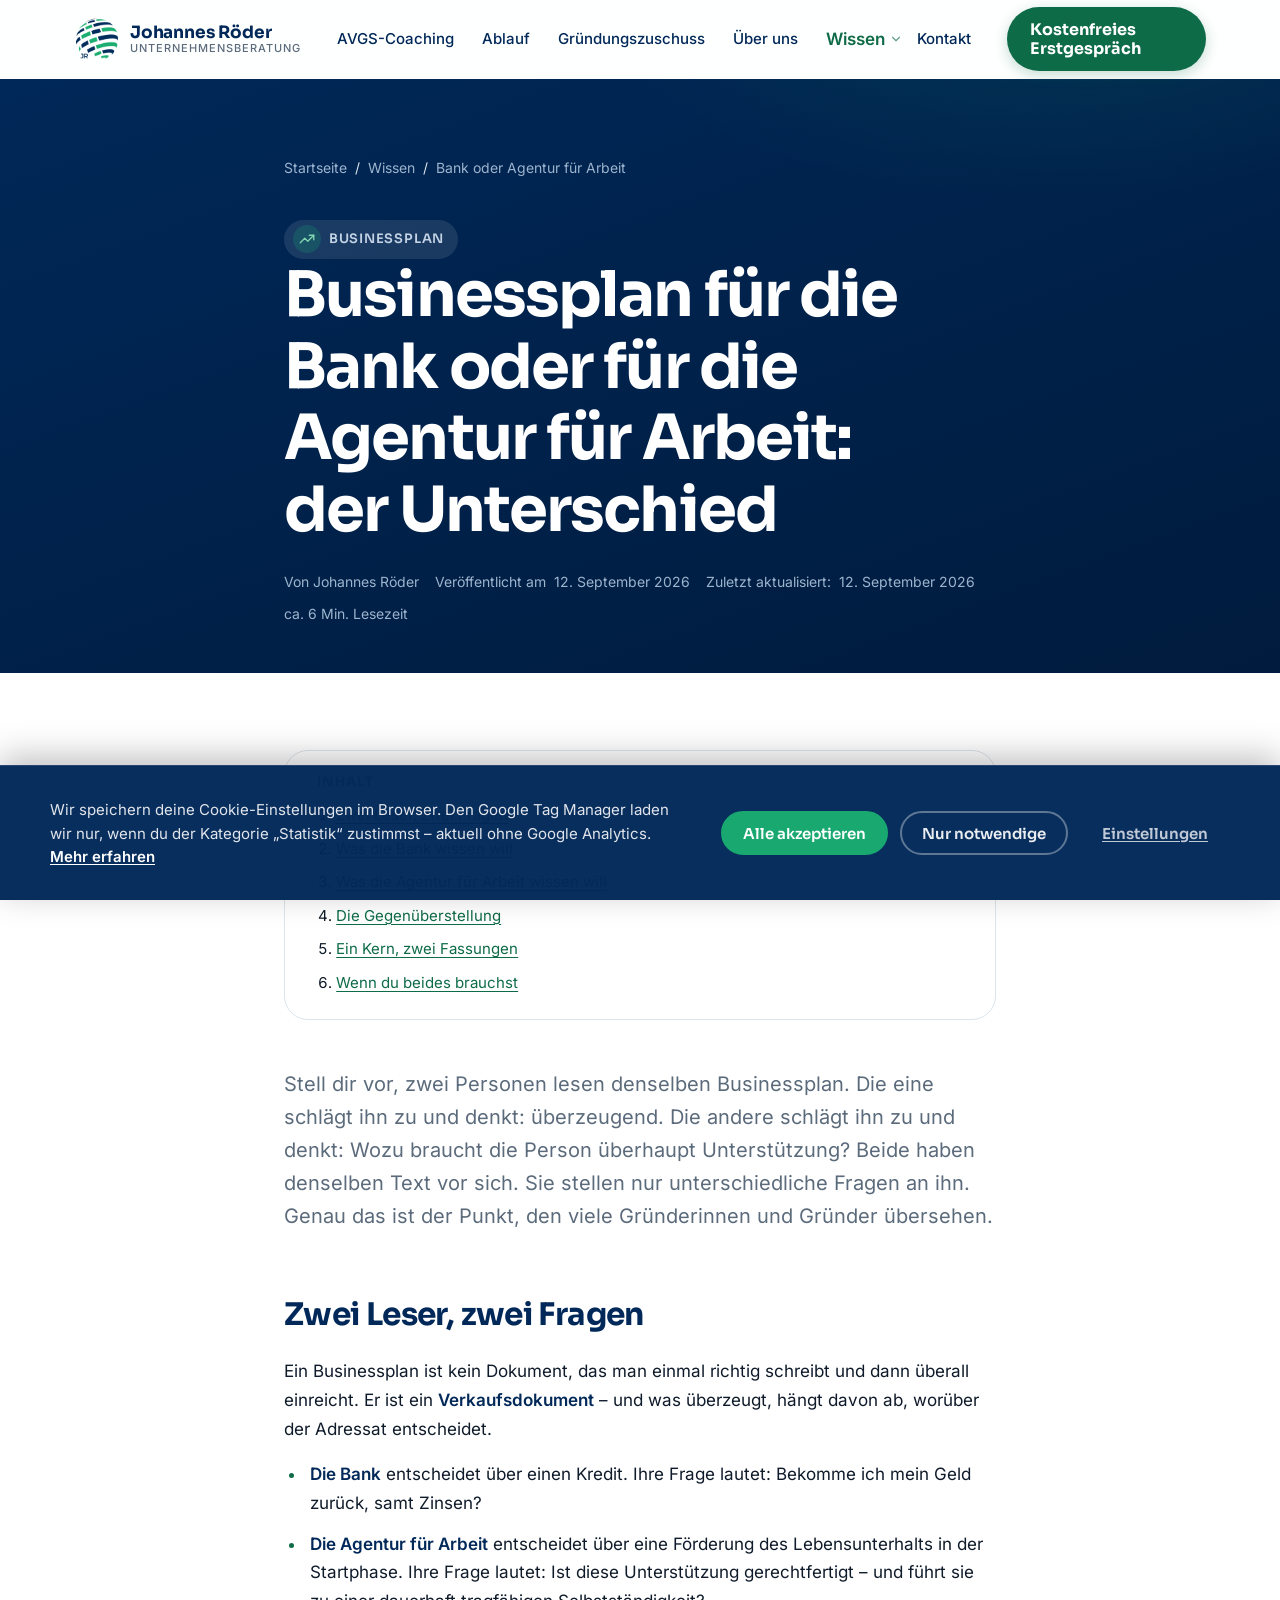
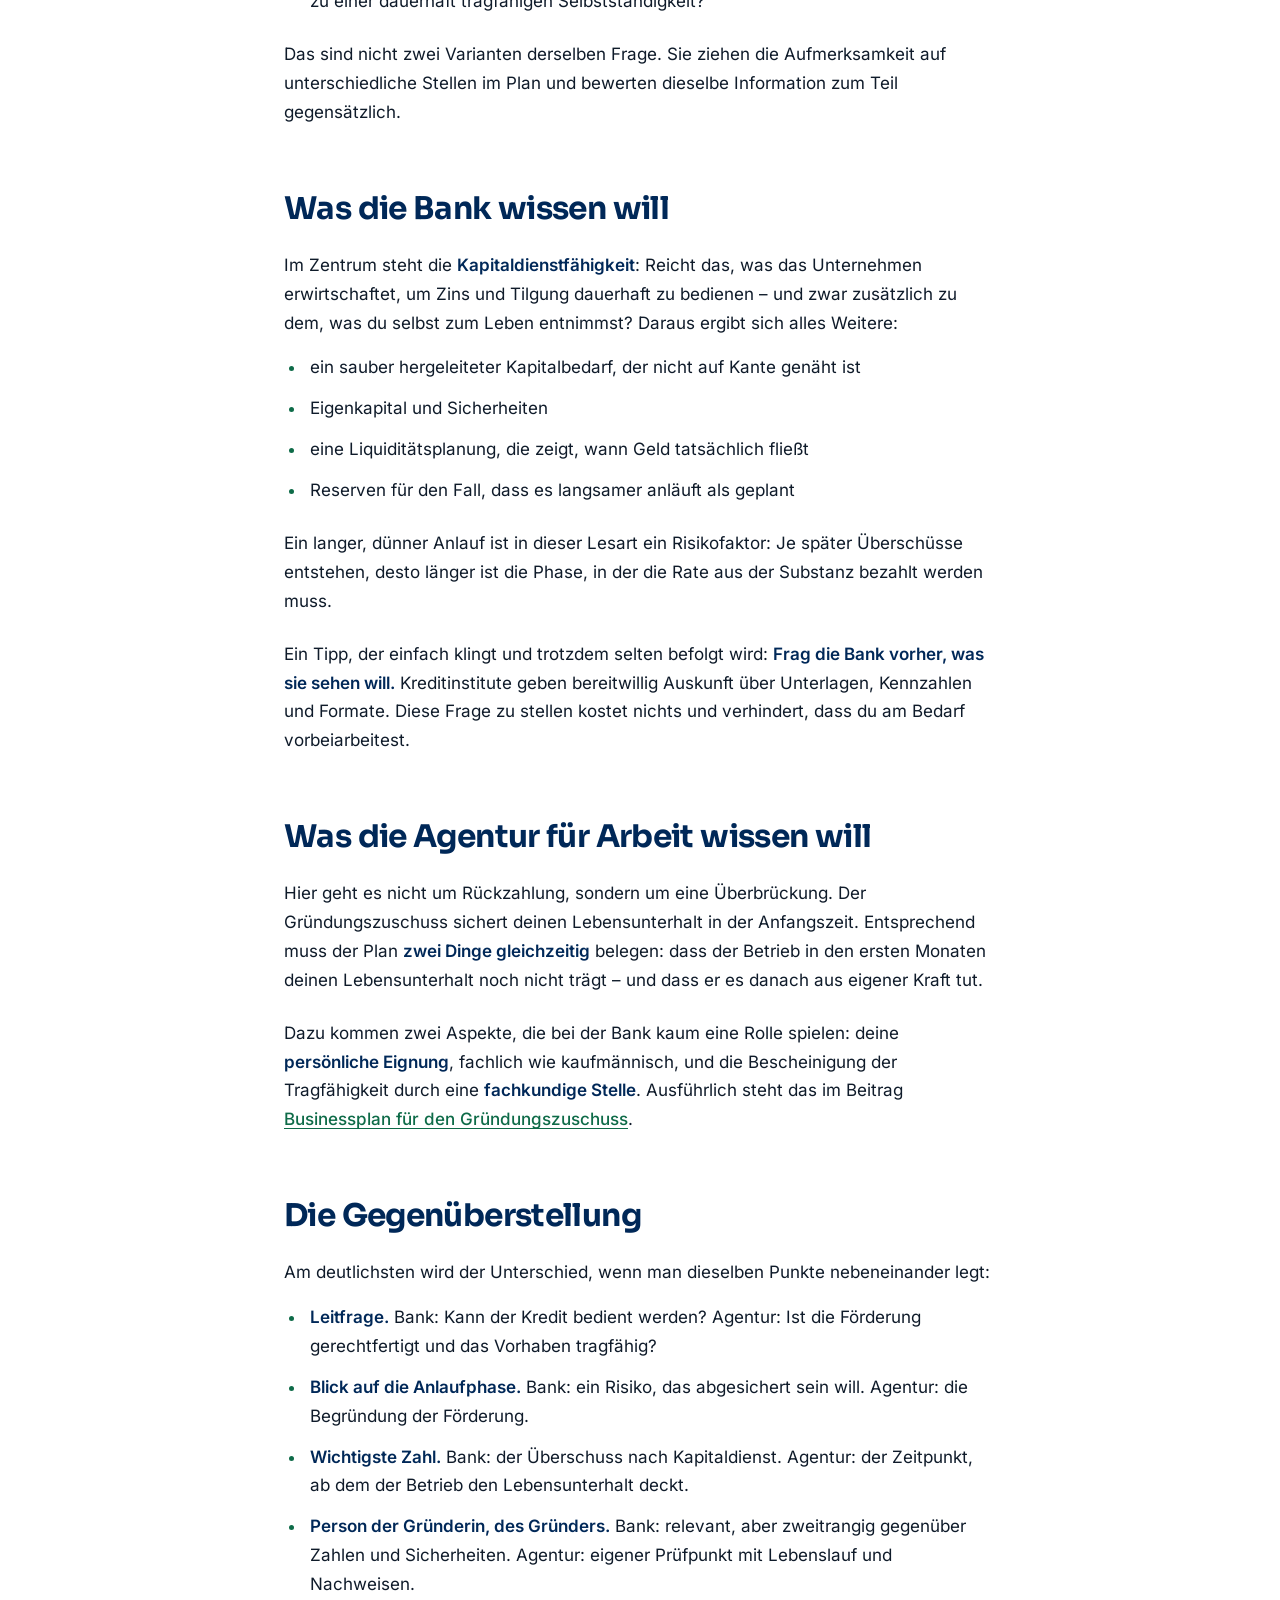
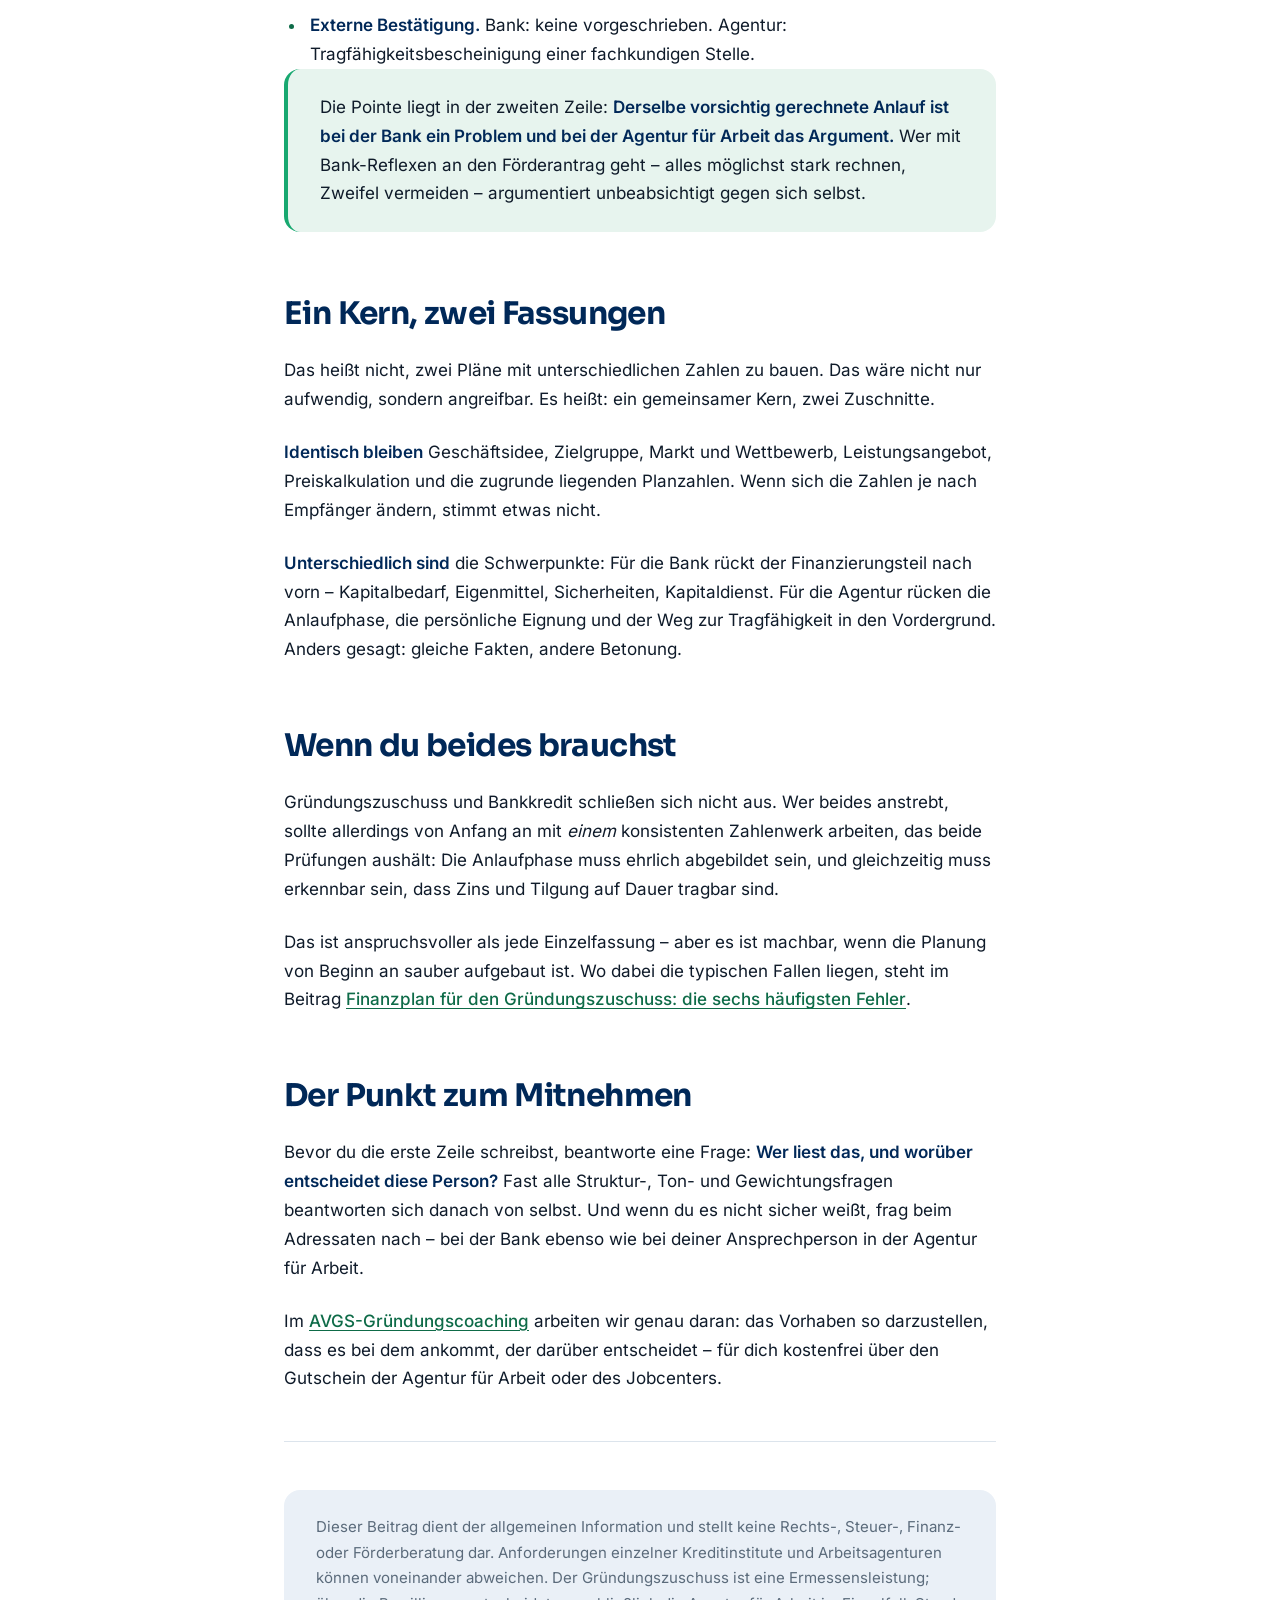
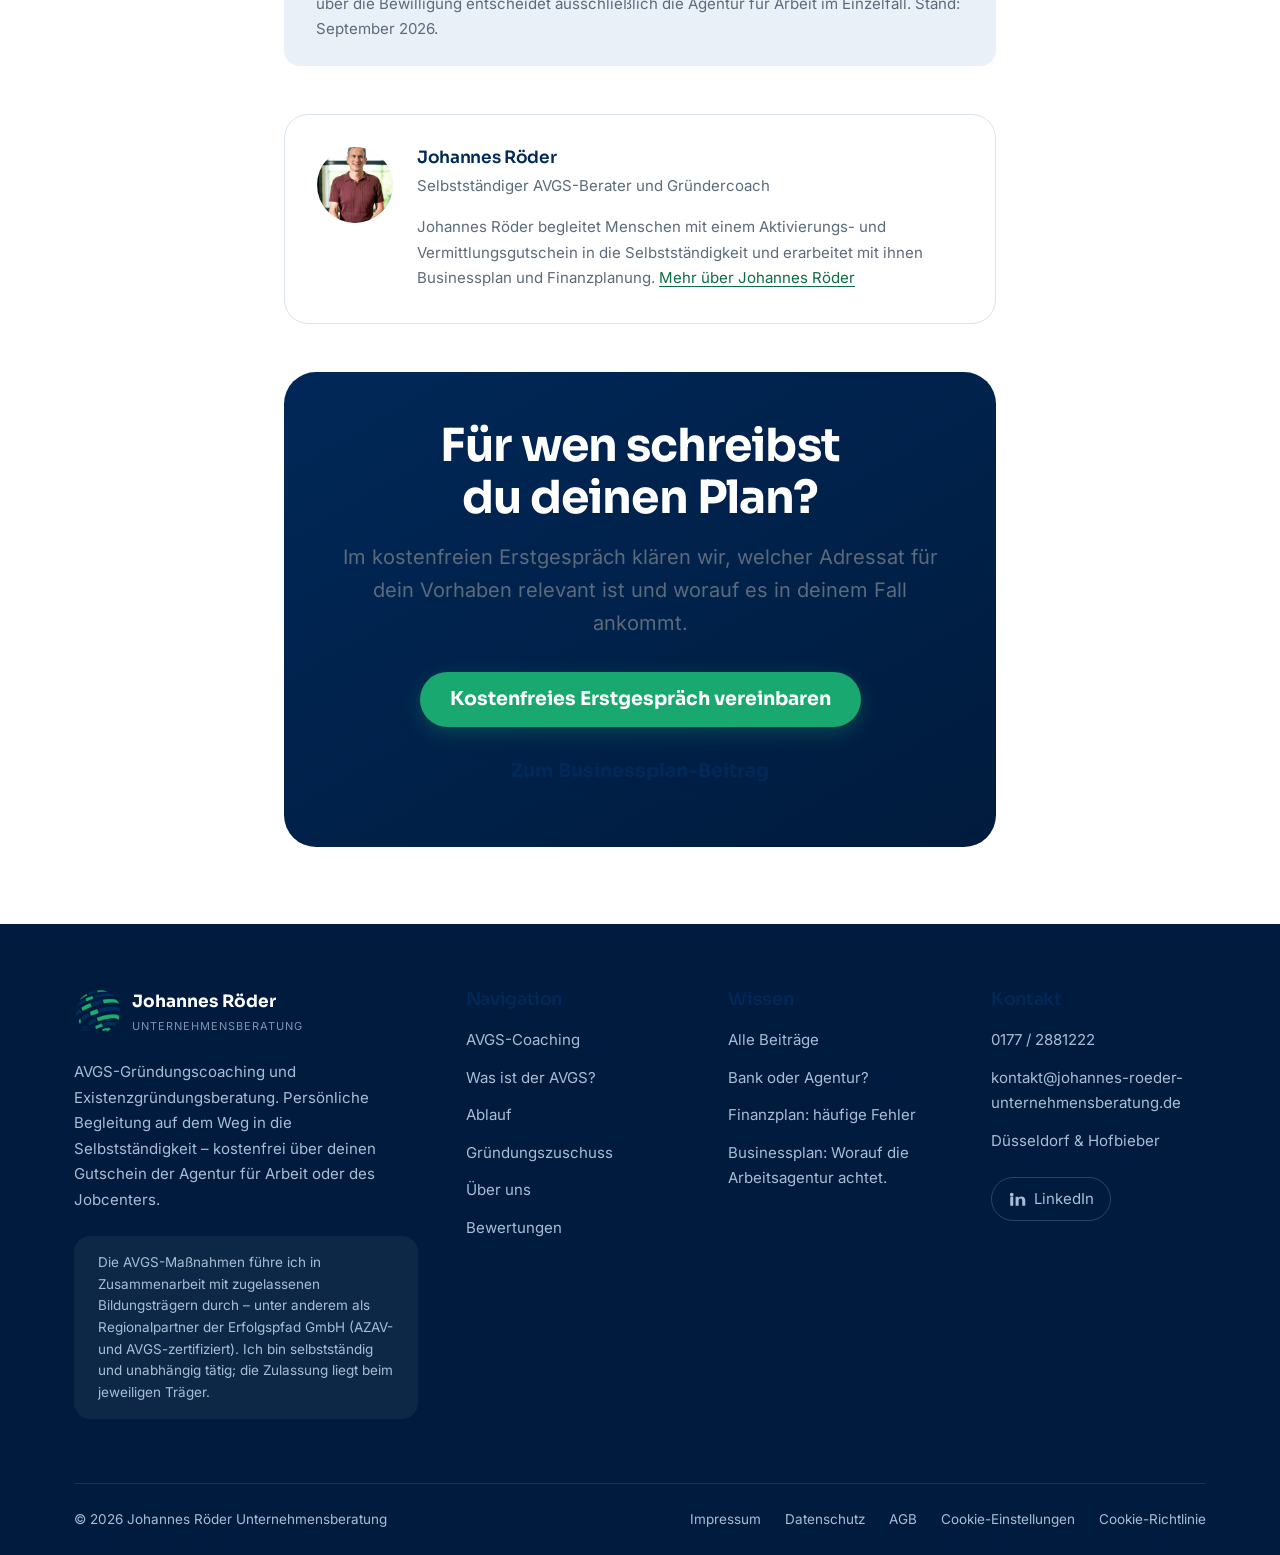
<file: blog/businessplan-bank-oder-agentur.html>
<!DOCTYPE html>
<html lang="de">
<head>
<meta charset="utf-8">
<meta name="viewport" content="width=device-width, initial-scale=1">

<title>Businessplan für Bank oder Agentur für Arbeit?</title>
<meta name="description" content="Derselbe Businessplan, zwei Leser mit gegensätzlichen Fragen: Was die Bank sehen will, worauf die Agentur für Arbeit achtet – und wie du aus einem Kern zwei Fassungen machst.">
<link rel="canonical" href="https://www.johannes-roeder-unternehmensberatung.de/blog/businessplan-bank-oder-agentur.html">
<meta name="robots" content="index, follow, max-image-preview:large, max-snippet:-1">
<meta name="author" content="Johannes Röder">

<meta property="og:type" content="article">
<meta property="og:locale" content="de_DE">
<meta property="og:site_name" content="Johannes Röder – Unternehmensberatung">
<meta property="og:title" content="Businessplan für Bank oder Agentur für Arbeit?">
<meta property="og:description" content="Derselbe Businessplan, zwei Leser mit gegensätzlichen Fragen – und was das für deine Argumentation bedeutet.">
<meta property="og:url" content="https://www.johannes-roeder-unternehmensberatung.de/blog/businessplan-bank-oder-agentur.html">
<meta property="og:image" content="https://www.johannes-roeder-unternehmensberatung.de/assets/img/og-image.png">
<meta name="twitter:card" content="summary_large_image">

<link rel="icon" href="../assets/img/favicon-32x32.png" sizes="32x32" type="image/png">
<link rel="icon" href="../assets/img/favicon-16x16.png" sizes="16x16" type="image/png">
<link rel="apple-touch-icon" href="../assets/img/apple-touch-icon.png">
<link rel="manifest" href="../site.webmanifest">
<meta name="theme-color" content="#002858">

<script>
window.dataLayer = window.dataLayer || [];
function gtag(){dataLayer.push(arguments);}
gtag('consent', 'default', {
  ad_storage: 'denied',
  ad_user_data: 'denied',
  ad_personalization: 'denied',
  analytics_storage: 'denied',
  wait_for_update: 500
});
</script>

<link rel="preload" href="../assets/fonts/inter-latin.woff2" as="font" type="font/woff2" crossorigin>
<link rel="preload" href="../assets/fonts/sora-latin.woff2" as="font" type="font/woff2" crossorigin>
<link rel="stylesheet" href="../assets/css/styles.css">

<script type="application/ld+json">
{
  "@context": "https://schema.org",
  "@graph": [
    {
      "@type": "BlogPosting",
      "@id": "https://www.johannes-roeder-unternehmensberatung.de/blog/businessplan-bank-oder-agentur.html#article",
      "headline": "Businessplan für die Bank oder für die Agentur für Arbeit: der Unterschied",
      "description": "Derselbe Businessplan, zwei Leser mit gegensätzlichen Fragen: Was die Bank sehen will, worauf die Agentur für Arbeit achtet – und wie aus einem Kern zwei Fassungen werden.",
      "url": "https://www.johannes-roeder-unternehmensberatung.de/blog/businessplan-bank-oder-agentur.html",
      "mainEntityOfPage": "https://www.johannes-roeder-unternehmensberatung.de/blog/businessplan-bank-oder-agentur.html",
      "datePublished": "2026-09-12",
      "dateModified": "2026-09-12",
      "inLanguage": "de-DE",
      "image": "https://www.johannes-roeder-unternehmensberatung.de/assets/img/og-image.png",
      "keywords": "Businessplan erstellen, Businessplan Bank, Businessplan Agentur für Arbeit, Gründungszuschuss, Kapitaldienstfähigkeit, Tragfähigkeit",
      "articleSection": "Businessplan",
      "author": {
        "@type": "Person",
        "@id": "https://www.johannes-roeder-unternehmensberatung.de/#johannes-roeder",
        "name": "Johannes Röder",
        "jobTitle": "Selbstständiger AVGS-Berater und Gründercoach",
        "url": "https://www.johannes-roeder-unternehmensberatung.de/#ueber-uns"
      },
      "publisher": {
        "@type": "Organization",
        "@id": "https://www.johannes-roeder-unternehmensberatung.de/#organisation",
        "name": "Johannes Röder Unternehmensberatung",
        "logo": {
          "@type": "ImageObject",
          "url": "https://www.johannes-roeder-unternehmensberatung.de/assets/img/logo.png"
        }
      }
    },
    {
      "@type": "FAQPage",
      "@id": "https://www.johannes-roeder-unternehmensberatung.de/blog/businessplan-bank-oder-agentur.html#faq",
      "mainEntity": [
        {
          "@type": "Question",
          "name": "Brauche ich zwei verschiedene Businesspläne?",
          "acceptedAnswer": {
            "@type": "Answer",
            "text": "Nicht zwei verschiedene Pläne, aber zwei Fassungen aus einem gemeinsamen Kern. Geschäftsidee, Markt, Zielgruppe und die zugrunde liegenden Zahlen bleiben identisch. Unterschiedlich sind Schwerpunkt, Reihenfolge der Argumente und die Frage, welche Aspekte ausführlich dargestellt werden."
          }
        },
        {
          "@type": "Question",
          "name": "Worauf achtet eine Bank im Businessplan?",
          "acceptedAnswer": {
            "@type": "Answer",
            "text": "Eine Bank prüft vor allem, ob der Kredit bedient werden kann. Im Mittelpunkt stehen deshalb die Kapitaldienstfähigkeit, also ob Zins und Tilgung dauerhaft aus dem Ergebnis zu zahlen sind, außerdem Eigenkapital, Sicherheiten, Kapitalbedarf und eine nachvollziehbare Liquiditätsplanung. Welche Unterlagen und Kennzahlen erwartet werden, sagt die Bank auf Nachfrage meist bereitwillig."
          }
        },
        {
          "@type": "Question",
          "name": "Worauf achtet die Agentur für Arbeit im Businessplan?",
          "acceptedAnswer": {
            "@type": "Answer",
            "text": "Die Agentur für Arbeit prüft, ob eine Förderung des Lebensunterhalts in der Startphase gerechtfertigt ist. Der Plan muss deshalb zweierlei zeigen: dass der Betrieb in den ersten Monaten den Lebensunterhalt noch nicht trägt und dass er danach tragfähig ist. Dazu kommen die persönliche Eignung und die Tragfähigkeitsbescheinigung einer fachkundigen Stelle."
          }
        },
        {
          "@type": "Question",
          "name": "Kann ich Gründungszuschuss und Bankkredit kombinieren?",
          "acceptedAnswer": {
            "@type": "Answer",
            "text": "Ja, beides schließt sich nicht aus. Der Plan muss dann aber beide Prüfungen aushalten: Die Zahlen bleiben dieselben, und sie müssen sowohl die Anlaufphase realistisch abbilden als auch zeigen, dass Zins und Tilgung dauerhaft tragbar sind. Widersprüchliche Fassungen desselben Vorhabens sind in dieser Konstellation ein Risiko."
          }
        }
      ]
    },
    {
      "@type": "BreadcrumbList",
      "itemListElement": [
        { "@type": "ListItem", "position": 1, "name": "Startseite", "item": "https://www.johannes-roeder-unternehmensberatung.de/" },
        { "@type": "ListItem", "position": 2, "name": "Wissen", "item": "https://www.johannes-roeder-unternehmensberatung.de/blog/" },
        { "@type": "ListItem", "position": 3, "name": "Businessplan: Bank oder Agentur für Arbeit", "item": "https://www.johannes-roeder-unternehmensberatung.de/blog/businessplan-bank-oder-agentur.html" }
      ]
    }
  ]
}
</script>
</head>

<body>
<a class="skip-link" href="#main">Zum Hauptinhalt springen</a>

<svg class="icon-sprite" aria-hidden="true" focusable="false">
  <defs>
    <symbol id="i-trending" viewBox="0 0 24 24" fill="none" stroke="currentColor" stroke-width="1.8" stroke-linecap="round" stroke-linejoin="round"><path d="M3 17l6-6 4 4 8-8"/><path d="M15 7h6v6"/></symbol>
    <symbol id="i-linkedin" viewBox="0 0 24 24" fill="currentColor"><path d="M4.98 3.5a2.5 2.5 0 1 1 0 5 2.5 2.5 0 0 1 0-5ZM3 9h4v12H3V9Zm7 0h3.8v1.7h.05c.53-.95 1.83-1.95 3.76-1.95C21.6 8.75 23 11 23 14.3V21h-4v-6c0-1.6-.03-3.66-2.25-3.66-2.25 0-2.6 1.73-2.6 3.54V21h-4V9Z"/></symbol>
  </defs>
</svg>

<!-- ===================== HEADER ===================== -->
<header class="site-header">
  <div class="container site-header__inner">
    <a class="brand" href="../index.html" aria-label="Johannes Röder Unternehmensberatung – zur Startseite">
      <img class="brand__logo" src="../assets/img/logo.png" alt="" width="44" height="44" aria-hidden="true">
      <span class="brand__text">
        <span class="brand__name">Johannes Röder</span>
        <span class="brand__tag">Unternehmensberatung</span>
      </span>
    </a>

    <button class="nav-toggle" type="button" aria-expanded="false" aria-controls="primary-nav" aria-label="Menü öffnen">
      <span class="nav-toggle__bars" aria-hidden="true"><span></span><span></span><span></span></span>
    </button>

    <nav class="nav" id="primary-nav" aria-label="Hauptnavigation">
      <ul class="nav__list">
        <li><a class="nav__link" href="../index.html#avgs-coaching">AVGS-Coaching</a></li>
        <li><a class="nav__link" href="../index.html#ablauf">Ablauf</a></li>
        <li><a class="nav__link" href="../index.html#gruendungszuschuss">Gründungszuschuss</a></li>
        <li><a class="nav__link" href="../index.html#ueber-uns">Über uns</a></li>
        <li class="nav__item nav__item--submenu nav__item--active">
          <button type="button" class="nav__link nav__trigger" aria-expanded="false" aria-controls="nav-wissen-submenu" aria-current="page">
            Wissen
            <svg class="nav__chevron" width="14" height="14" viewBox="0 0 24 24" fill="none" stroke="currentColor" stroke-width="2" stroke-linecap="round" stroke-linejoin="round" aria-hidden="true"><path d="m6 9 6 6 6-6"/></svg>
          </button>
          <ul class="nav__submenu" id="nav-wissen-submenu">
            <li><a class="nav__sublink" href="index.html">Alle Beiträge</a></li>
            <li><a class="nav__sublink" href="businessplan-bank-oder-agentur.html" aria-current="page">Bank oder Agentur?</a></li>
            <li><a class="nav__sublink" href="avgs-coaching-ablauf-dauer-inhalte.html">AVGS-Coaching: Ablauf</a></li>
            <li><a class="nav__sublink" href="avgs-gutschein-was-ist-das.html">AVGS-Gutschein erklärt</a></li>
            <li><a class="nav__sublink" href="gruendungszuschuss-beantragen.html">Gründungszuschuss beantragen</a></li>
            <li><a class="nav__sublink" href="businessplan-gruendungszuschuss.html">Businessplan: Worauf die Arbeitsagentur achtet.</a></li>
            <li><a class="nav__sublink" href="finanzplan-gruendungszuschuss-fehler.html">Finanzplan: häufige Fehler</a></li>
          </ul>
        </li>
        <li><a class="nav__link" href="../index.html#kontakt">Kontakt</a></li>
      </ul>
      <a class="btn btn--primary btn--compact" href="../index.html#kontakt">Kostenfreies Erstgespräch</a>
    </nav>
  </div>
</header>

<main id="main">

  <section class="page-hero">
    <div class="container container--narrow">
      <nav class="breadcrumb" aria-label="Brotkrumennavigation">
        <ol>
          <li><a href="../index.html">Startseite</a></li>
          <li><a href="index.html">Wissen</a></li>
          <li aria-current="page">Bank oder Agentur für Arbeit</li>
        </ol>
      </nav>
      <p class="post-topic">
        <span class="post-topic__icon" aria-hidden="true">
          <svg width="18" height="18"><use href="#i-trending"/></svg>
        </span>
        Businessplan
      </p>
      <h1>Businessplan für die Bank oder für die Agentur für Arbeit: der Unterschied</h1>
      <p class="post-meta">
        <span>Von Johannes Röder</span>
        <span>Veröffentlicht am <time datetime="2026-09-12">12. September 2026</time></span>
        <span>Zuletzt aktualisiert: <time datetime="2026-09-12">12. September 2026</time></span>
        <span>ca. 6 Min. Lesezeit</span>
      </p>
    </div>
  </section>

  <section class="section section--white">
    <div class="container container--narrow">
      <nav class="toc" aria-labelledby="toc-titel">
        <h2 id="toc-titel">Inhalt</h2>
        <ol>
          <li><a href="#zwei-fragen">Zwei Leser, zwei Fragen</a></li>
          <li><a href="#bank">Was die Bank wissen will</a></li>
          <li><a href="#agentur">Was die Agentur für Arbeit wissen will</a></li>
          <li><a href="#gegenueberstellung">Die Gegenüberstellung</a></li>
          <li><a href="#zwei-fassungen">Ein Kern, zwei Fassungen</a></li>
          <li><a href="#beides">Wenn du beides brauchst</a></li>
        </ol>
      </nav>

      <article class="prose mt-8">
        <p class="lead">
          Stell dir vor, zwei Personen lesen denselben Businessplan. Die eine schlägt ihn zu und
          denkt: überzeugend. Die andere schlägt ihn zu und denkt: Wozu braucht die Person
          überhaupt Unterstützung? Beide haben denselben Text vor sich. Sie stellen nur
          unterschiedliche Fragen an ihn. Genau das ist der Punkt, den viele Gründerinnen und
          Gründer übersehen.
        </p>

        <h2 id="zwei-fragen">Zwei Leser, zwei Fragen</h2>
        <p>
          Ein Businessplan ist kein Dokument, das man einmal richtig schreibt und dann überall
          einreicht. Er ist ein <strong>Verkaufsdokument</strong> – und was überzeugt, hängt davon
          ab, worüber der Adressat entscheidet.
        </p>
        <ul>
          <li>
            <strong>Die Bank</strong> entscheidet über einen Kredit. Ihre Frage lautet: Bekomme ich
            mein Geld zurück, samt Zinsen?
          </li>
          <li>
            <strong>Die Agentur für Arbeit</strong> entscheidet über eine Förderung des
            Lebensunterhalts in der Startphase. Ihre Frage lautet: Ist diese Unterstützung
            gerechtfertigt – und führt sie zu einer dauerhaft tragfähigen Selbstständigkeit?
          </li>
        </ul>
        <p>
          Das sind nicht zwei Varianten derselben Frage. Sie ziehen die Aufmerksamkeit auf
          unterschiedliche Stellen im Plan und bewerten dieselbe Information zum Teil
          gegensätzlich.
        </p>

        <h2 id="bank">Was die Bank wissen will</h2>
        <p>
          Im Zentrum steht die <strong>Kapitaldienstfähigkeit</strong>: Reicht das, was das
          Unternehmen erwirtschaftet, um Zins und Tilgung dauerhaft zu bedienen – und zwar
          zusätzlich zu dem, was du selbst zum Leben entnimmst? Daraus ergibt sich alles Weitere:
        </p>
        <ul>
          <li>ein sauber hergeleiteter Kapitalbedarf, der nicht auf Kante genäht ist</li>
          <li>Eigenkapital und Sicherheiten</li>
          <li>eine Liquiditätsplanung, die zeigt, wann Geld tatsächlich fließt</li>
          <li>Reserven für den Fall, dass es langsamer anläuft als geplant</li>
        </ul>
        <p>
          Ein langer, dünner Anlauf ist in dieser Lesart ein Risikofaktor: Je später Überschüsse
          entstehen, desto länger ist die Phase, in der die Rate aus der Substanz bezahlt werden
          muss.
        </p>
        <p>
          Ein Tipp, der einfach klingt und trotzdem selten befolgt wird: <strong>Frag die Bank
          vorher, was sie sehen will.</strong> Kreditinstitute geben bereitwillig Auskunft über
          Unterlagen, Kennzahlen und Formate. Diese Frage zu stellen kostet nichts und verhindert,
          dass du am Bedarf vorbeiarbeitest.
        </p>

        <h2 id="agentur">Was die Agentur für Arbeit wissen will</h2>
        <p>
          Hier geht es nicht um Rückzahlung, sondern um eine Überbrückung. Der Gründungszuschuss
          sichert deinen Lebensunterhalt in der Anfangszeit. Entsprechend muss der Plan
          <strong>zwei Dinge gleichzeitig</strong> belegen: dass der Betrieb in den ersten Monaten
          deinen Lebensunterhalt noch nicht trägt – und dass er es danach aus eigener Kraft tut.
        </p>
        <p>
          Dazu kommen zwei Aspekte, die bei der Bank kaum eine Rolle spielen: deine
          <strong>persönliche Eignung</strong>, fachlich wie kaufmännisch, und die Bescheinigung
          der Tragfähigkeit durch eine <strong>fachkundige Stelle</strong>. Ausführlich steht das
          im Beitrag <a href="businessplan-gruendungszuschuss.html">Businessplan für den
          Gründungszuschuss</a>.
        </p>

        <h2 id="gegenueberstellung">Die Gegenüberstellung</h2>
        <p>
          Am deutlichsten wird der Unterschied, wenn man dieselben Punkte nebeneinander legt:
        </p>
        <ul>
          <li>
            <strong>Leitfrage.</strong> Bank: Kann der Kredit bedient werden? Agentur: Ist die
            Förderung gerechtfertigt und das Vorhaben tragfähig?
          </li>
          <li>
            <strong>Blick auf die Anlaufphase.</strong> Bank: ein Risiko, das abgesichert sein
            will. Agentur: die Begründung der Förderung.
          </li>
          <li>
            <strong>Wichtigste Zahl.</strong> Bank: der Überschuss nach Kapitaldienst. Agentur: der
            Zeitpunkt, ab dem der Betrieb den Lebensunterhalt deckt.
          </li>
          <li>
            <strong>Person der Gründerin, des Gründers.</strong> Bank: relevant, aber zweitrangig
            gegenüber Zahlen und Sicherheiten. Agentur: eigener Prüfpunkt mit Lebenslauf und
            Nachweisen.
          </li>
          <li>
            <strong>Externe Bestätigung.</strong> Bank: keine vorgeschrieben. Agentur:
            Tragfähigkeitsbescheinigung einer fachkundigen Stelle.
          </li>
        </ul>
        <blockquote>
          <p>
            Die Pointe liegt in der zweiten Zeile: <strong>Derselbe vorsichtig gerechnete Anlauf
            ist bei der Bank ein Problem und bei der Agentur für Arbeit das Argument.</strong> Wer
            mit Bank-Reflexen an den Förderantrag geht – alles möglichst stark rechnen, Zweifel
            vermeiden – argumentiert unbeabsichtigt gegen sich selbst.
          </p>
        </blockquote>

        <h2 id="zwei-fassungen">Ein Kern, zwei Fassungen</h2>
        <p>
          Das heißt nicht, zwei Pläne mit unterschiedlichen Zahlen zu bauen. Das wäre nicht nur
          aufwendig, sondern angreifbar. Es heißt: ein gemeinsamer Kern, zwei Zuschnitte.
        </p>
        <p>
          <strong>Identisch bleiben</strong> Geschäftsidee, Zielgruppe, Markt und Wettbewerb,
          Leistungsangebot, Preiskalkulation und die zugrunde liegenden Planzahlen. Wenn sich die
          Zahlen je nach Empfänger ändern, stimmt etwas nicht.
        </p>
        <p>
          <strong>Unterschiedlich sind</strong> die Schwerpunkte: Für die Bank rückt der
          Finanzierungsteil nach vorn – Kapitalbedarf, Eigenmittel, Sicherheiten, Kapitaldienst.
          Für die Agentur rücken die Anlaufphase, die persönliche Eignung und der Weg zur
          Tragfähigkeit in den Vordergrund. Anders gesagt: gleiche Fakten, andere Betonung.
        </p>

        <h2 id="beides">Wenn du beides brauchst</h2>
        <p>
          Gründungszuschuss und Bankkredit schließen sich nicht aus. Wer beides anstrebt, sollte
          allerdings von Anfang an mit <em>einem</em> konsistenten Zahlenwerk arbeiten, das beide
          Prüfungen aushält: Die Anlaufphase muss ehrlich abgebildet sein, und gleichzeitig muss
          erkennbar sein, dass Zins und Tilgung auf Dauer tragbar sind.
        </p>
        <p>
          Das ist anspruchsvoller als jede Einzelfassung – aber es ist machbar, wenn die Planung
          von Beginn an sauber aufgebaut ist. Wo dabei die typischen Fallen liegen, steht im
          Beitrag <a href="finanzplan-gruendungszuschuss-fehler.html">Finanzplan für den
          Gründungszuschuss: die sechs häufigsten Fehler</a>.
        </p>

        <h2>Der Punkt zum Mitnehmen</h2>
        <p>
          Bevor du die erste Zeile schreibst, beantworte eine Frage: <strong>Wer liest das, und
          worüber entscheidet diese Person?</strong> Fast alle Struktur-, Ton- und
          Gewichtungsfragen beantworten sich danach von selbst. Und wenn du es nicht sicher weißt,
          frag beim Adressaten nach – bei der Bank ebenso wie bei deiner Ansprechperson in der
          Agentur für Arbeit.
        </p>
        <p>
          Im <a href="../index.html#avgs-coaching">AVGS-Gründungscoaching</a> arbeiten wir genau
          daran: das Vorhaben so darzustellen, dass es bei dem ankommt, der darüber entscheidet –
          für dich kostenfrei über den Gutschein der Agentur für Arbeit oder des Jobcenters.
        </p>

        <hr>

        <p class="note">
          Dieser Beitrag dient der allgemeinen Information und stellt keine Rechts-, Steuer-,
          Finanz- oder Förderberatung dar. Anforderungen einzelner Kreditinstitute und
          Arbeitsagenturen können voneinander abweichen. Der Gründungszuschuss ist eine
          Ermessensleistung; über die Bewilligung entscheidet ausschließlich die Agentur für Arbeit
          im Einzelfall. Stand: September 2026.
        </p>
      </article>

      <!-- Autorenkennzeichnung (E-E-A-T) -->
      <aside class="author-box">
        <img src="../assets/img/J_Roeder_AVGS_Beratung.png" width="76" height="76"
             alt="Johannes Röder, selbstständiger AVGS-Berater und Gründercoach" loading="lazy" decoding="async">
        <div>
          <h3>Johannes Röder</h3>
          <p class="text-muted text-sm">Selbstständiger AVGS-Berater und Gründercoach</p>
          <p>
            Johannes Röder begleitet Menschen mit einem Aktivierungs- und Vermittlungsgutschein in
            die Selbstständigkeit und erarbeitet mit ihnen Businessplan und Finanzplanung.
            <a href="../index.html#ueber-uns">Mehr über Johannes Röder</a>
          </p>
        </div>
      </aside>

      <div class="cta-band">
        <h2>Für wen schreibst du deinen Plan?</h2>
        <p class="lead">
          Im kostenfreien Erstgespräch klären wir, welcher Adressat für dein Vorhaben relevant ist
          und worauf es in deinem Fall ankommt.
        </p>
        <div class="btn-row">
          <a class="btn btn--primary" href="../index.html#kontakt">Kostenfreies Erstgespräch vereinbaren</a>
          <a class="btn btn--secondary" href="businessplan-gruendungszuschuss.html">Zum Businessplan-Beitrag</a>
        </div>
      </div>
    </div>
  </section>

</main>

<!-- ===================== FOOTER ===================== -->
<footer class="site-footer">
  <div class="container">
    <div class="footer__top">
      <div>
        <div class="footer__brand">
          <img src="../assets/img/logo.png" alt="" width="46" height="46" aria-hidden="true">
          <span>
            <span class="footer__brand-name">Johannes Röder</span>
            <span class="footer__brand-tag">Unternehmensberatung</span>
          </span>
        </div>
        <p>
          AVGS-Gründungscoaching und Existenzgründungsberatung. Persönliche Begleitung auf dem
          Weg in die Selbstständigkeit – kostenfrei über deinen Gutschein der Agentur für Arbeit
          oder des Jobcenters.
        </p>
        <p class="footer__partner">
          Die AVGS-Maßnahmen führe ich in Zusammenarbeit mit zugelassenen Bildungsträgern durch –
          unter anderem als Regionalpartner der Erfolgspfad GmbH (AZAV- und AVGS-zertifiziert).
          Ich bin selbstständig und unabhängig tätig; die Zulassung liegt beim jeweiligen Träger.
        </p>
      </div>

      <div>
        <h4>Navigation</h4>
        <ul class="footer__list">
          <li><a href="../index.html#avgs-coaching">AVGS-Coaching</a></li>
          <li><a href="../index.html#avgs-erklaerung">Was ist der AVGS?</a></li>
          <li><a href="../index.html#ablauf">Ablauf</a></li>
          <li><a href="../index.html#gruendungszuschuss">Gründungszuschuss</a></li>
          <li><a href="../index.html#ueber-uns">Über uns</a></li>
          <li><a href="../index.html#bewertungen">Bewertungen</a></li>
        </ul>
      </div>

      <div>
        <h4>Wissen</h4>
        <ul class="footer__list">
          <li><a href="index.html">Alle Beiträge</a></li>
          <li><a href="businessplan-bank-oder-agentur.html">Bank oder Agentur?</a></li>
          <li><a href="finanzplan-gruendungszuschuss-fehler.html">Finanzplan: häufige Fehler</a></li>
          <li><a href="businessplan-gruendungszuschuss.html">Businessplan: Worauf die Arbeitsagentur achtet.</a></li>
        </ul>
      </div>

      <div>
        <h4>Kontakt</h4>
        <ul class="footer__list">
          <li><a href="tel:+491772881222">0177 / 2881222</a></li>
          <li><a href="mailto:kontakt@johannes-roeder-unternehmensberatung.de">kontakt@johannes-roeder-<wbr>unternehmensberatung.de</a></li>
          <li>Düsseldorf &amp; Hofbieber</li>
        </ul>
        <p class="mt-5">
          <a class="social-link" href="https://www.linkedin.com/in/johannes-r%C3%B6der/" rel="noopener noreferrer" target="_blank">
            <svg width="18" height="18" aria-hidden="true"><use href="#i-linkedin"/></svg>
            LinkedIn
          </a>
        </p>
      </div>
    </div>

    <div class="footer__bottom">
      <p>&copy; <span id="current-year">2026</span> Johannes Röder Unternehmensberatung</p>
      <ul class="footer__legal">
        <li><a href="../impressum.html">Impressum</a></li>
        <li><a href="../datenschutz.html">Datenschutz</a></li>
        <li><a href="../agb.html">AGB</a></li>
        <li><button type="button" class="footer__legal-link" data-cookie-settings>Cookie-Einstellungen</button></li>
        <li><a href="../cookie-richtlinie.html">Cookie-Richtlinie</a></li>
      </ul>
    </div>
  </div>
</footer>

<script src="../assets/js/main.js" defer data-gtm-id="" data-policy-href="../cookie-richtlinie.html"></script>
</body>
</html>
</file>
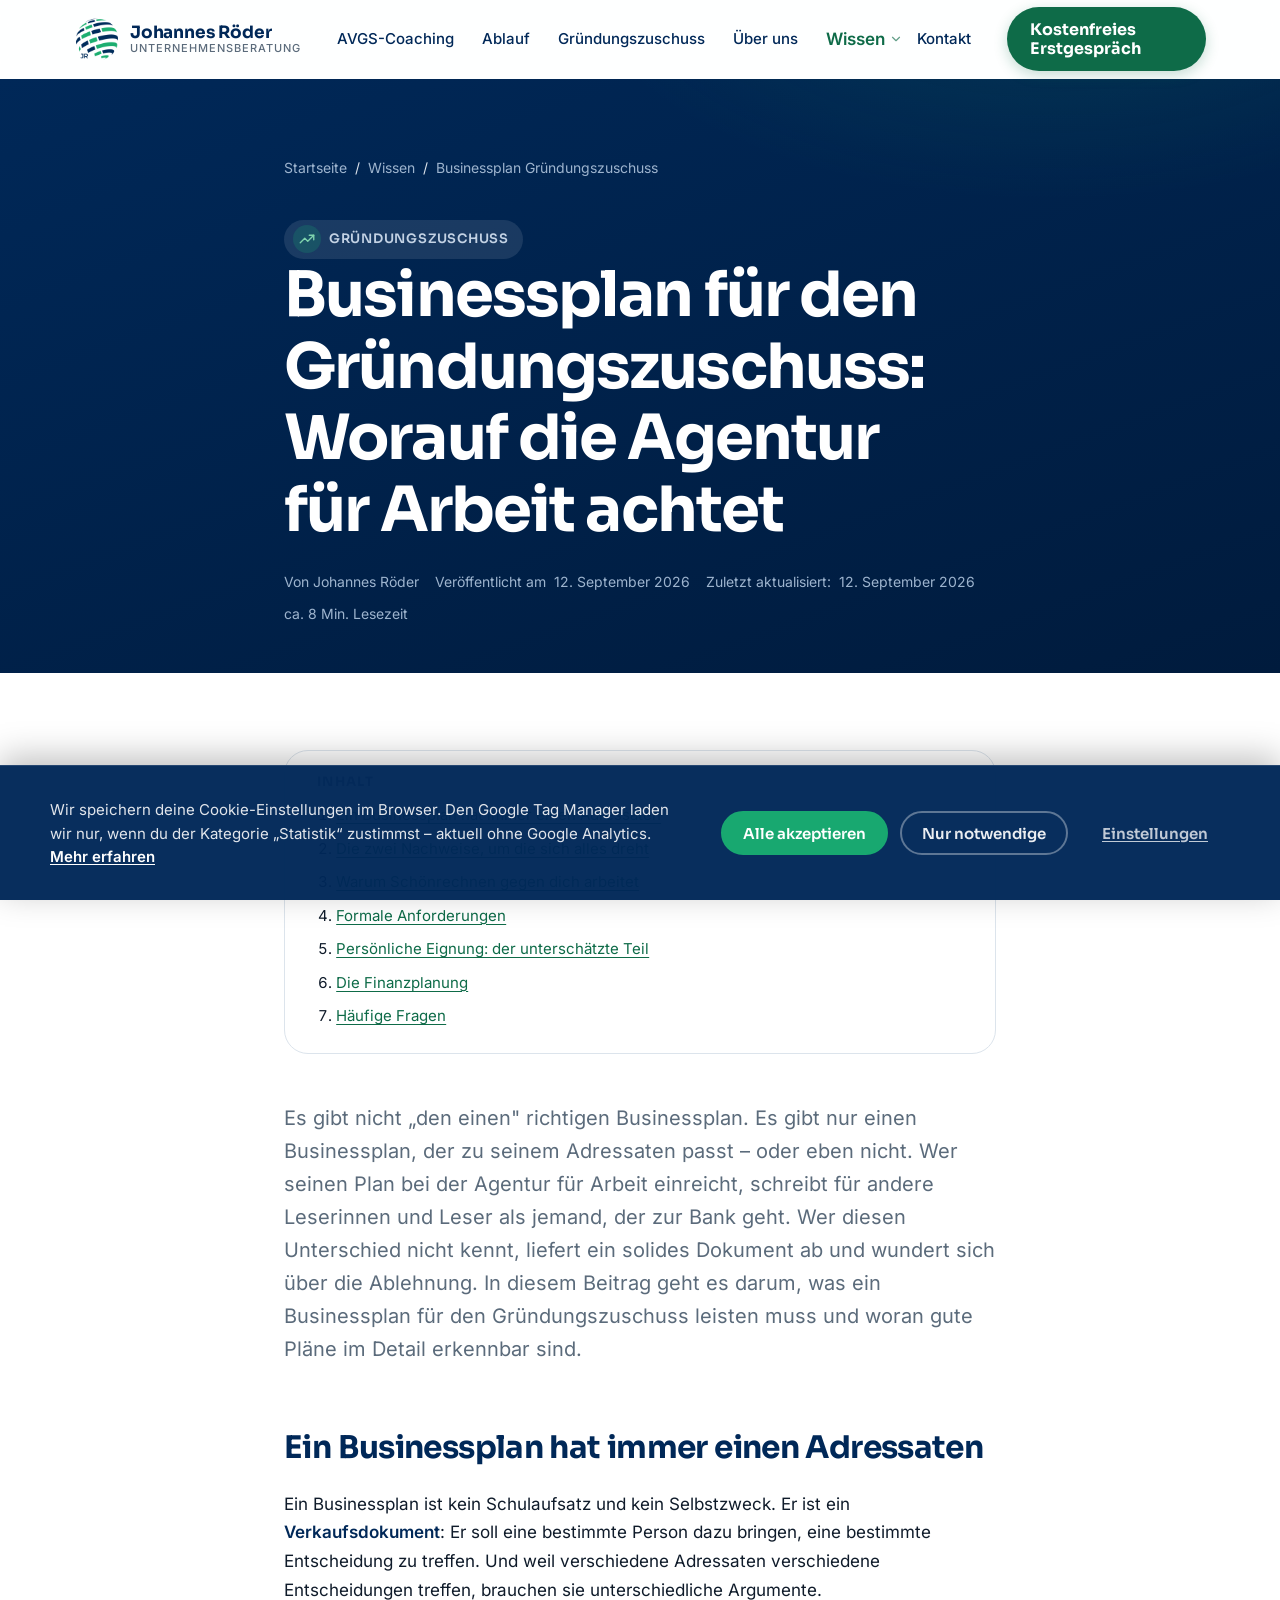
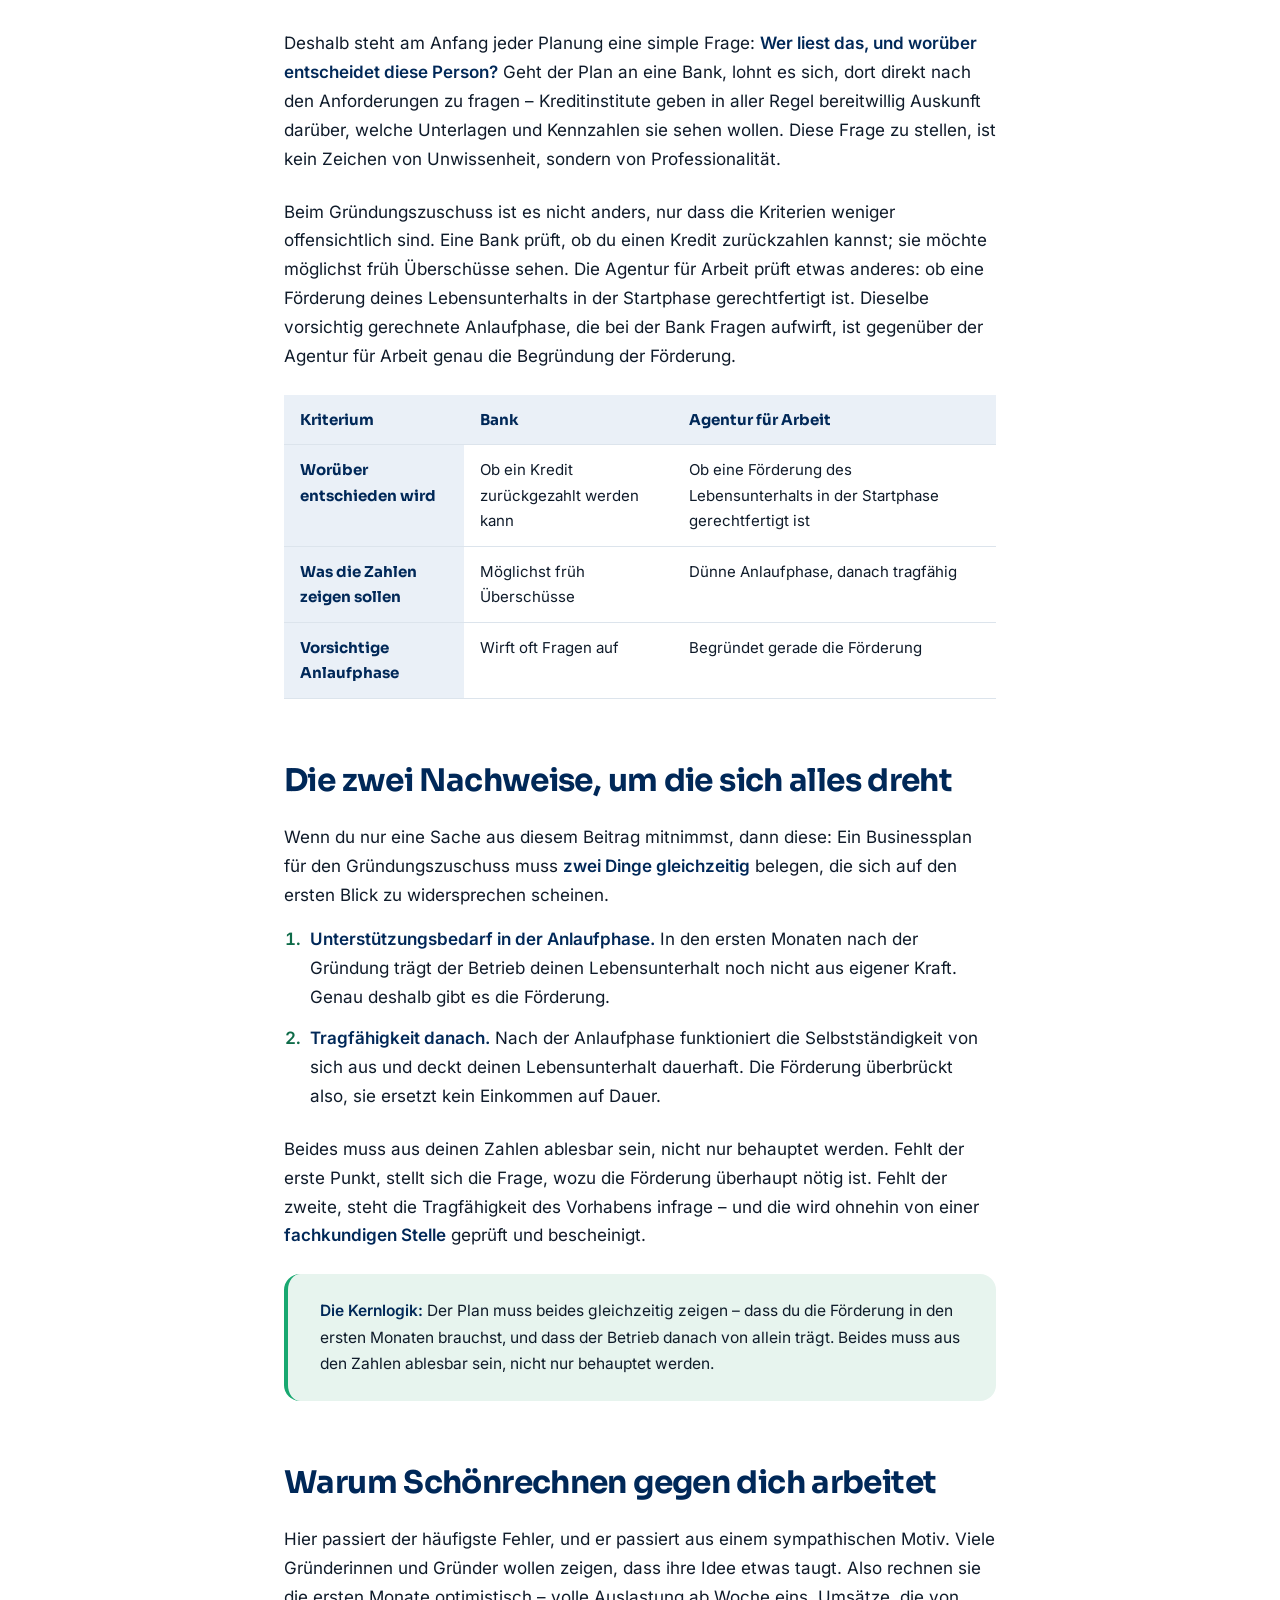
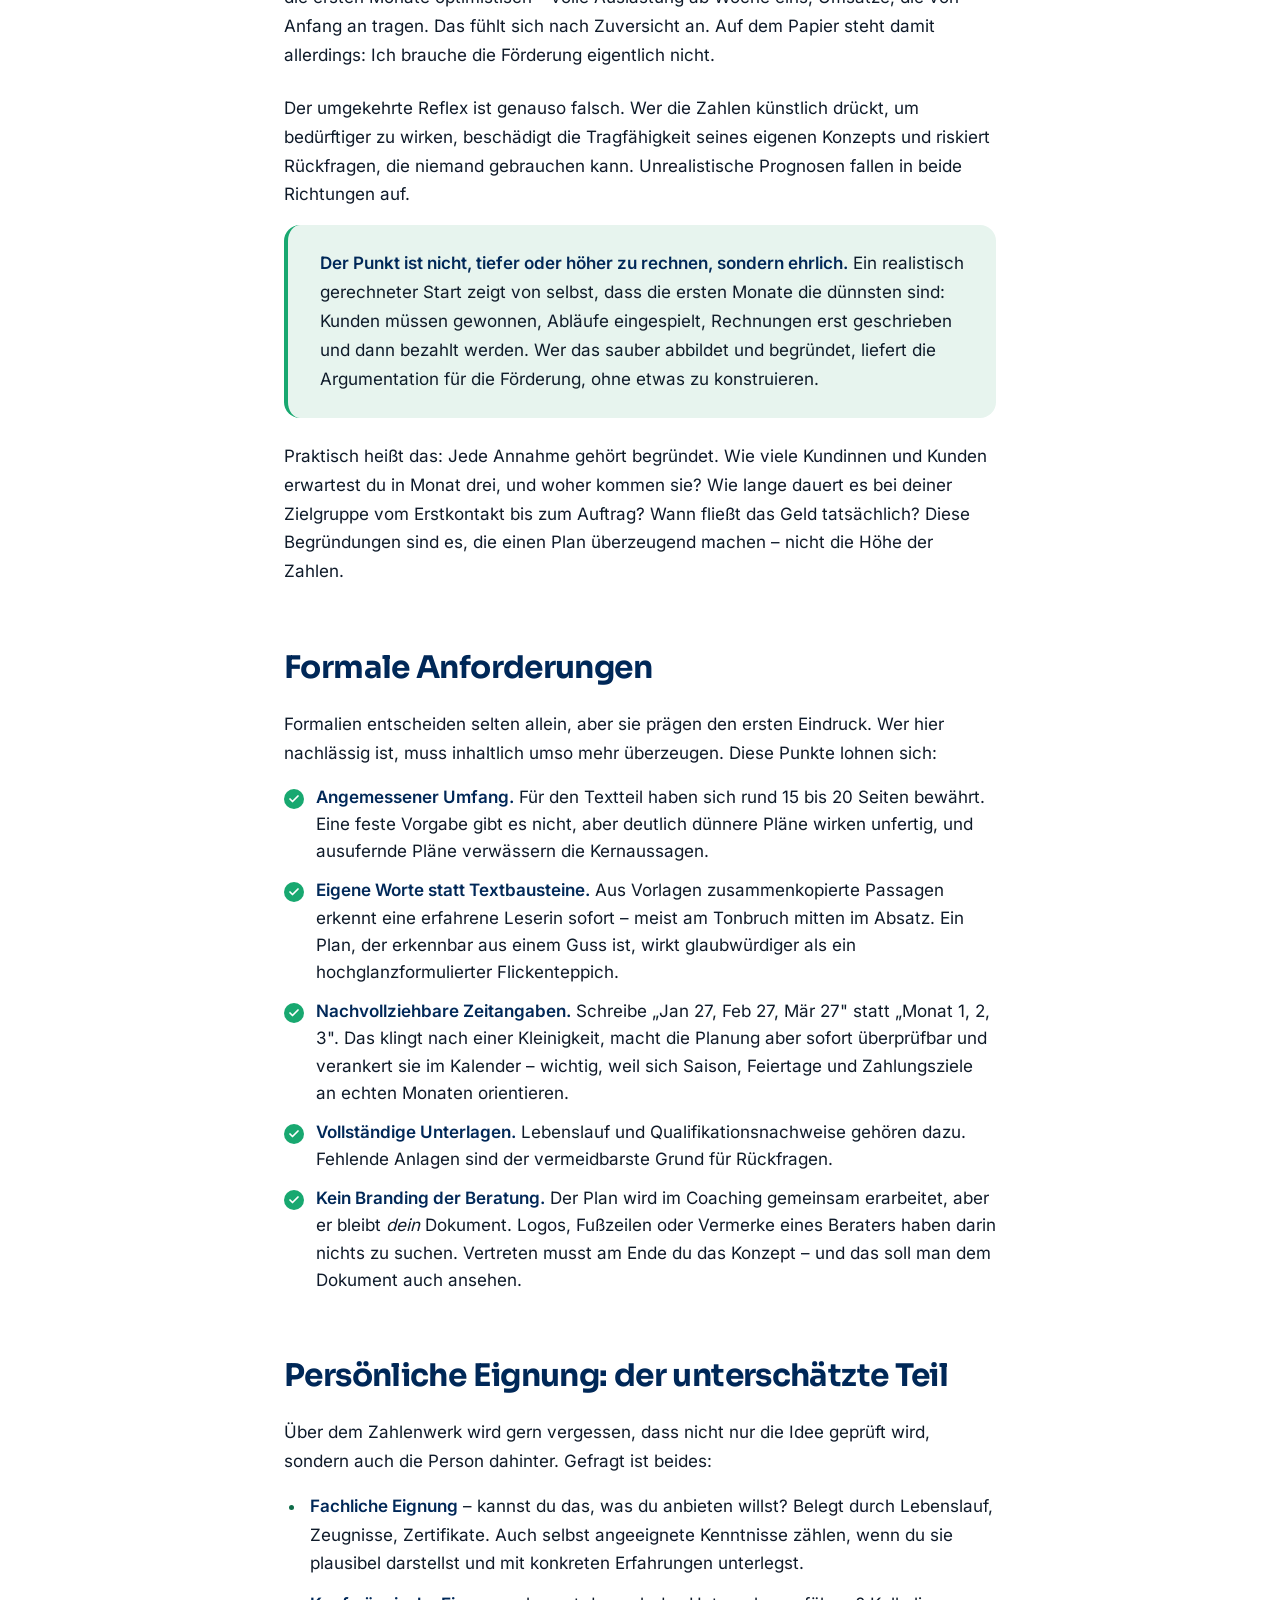
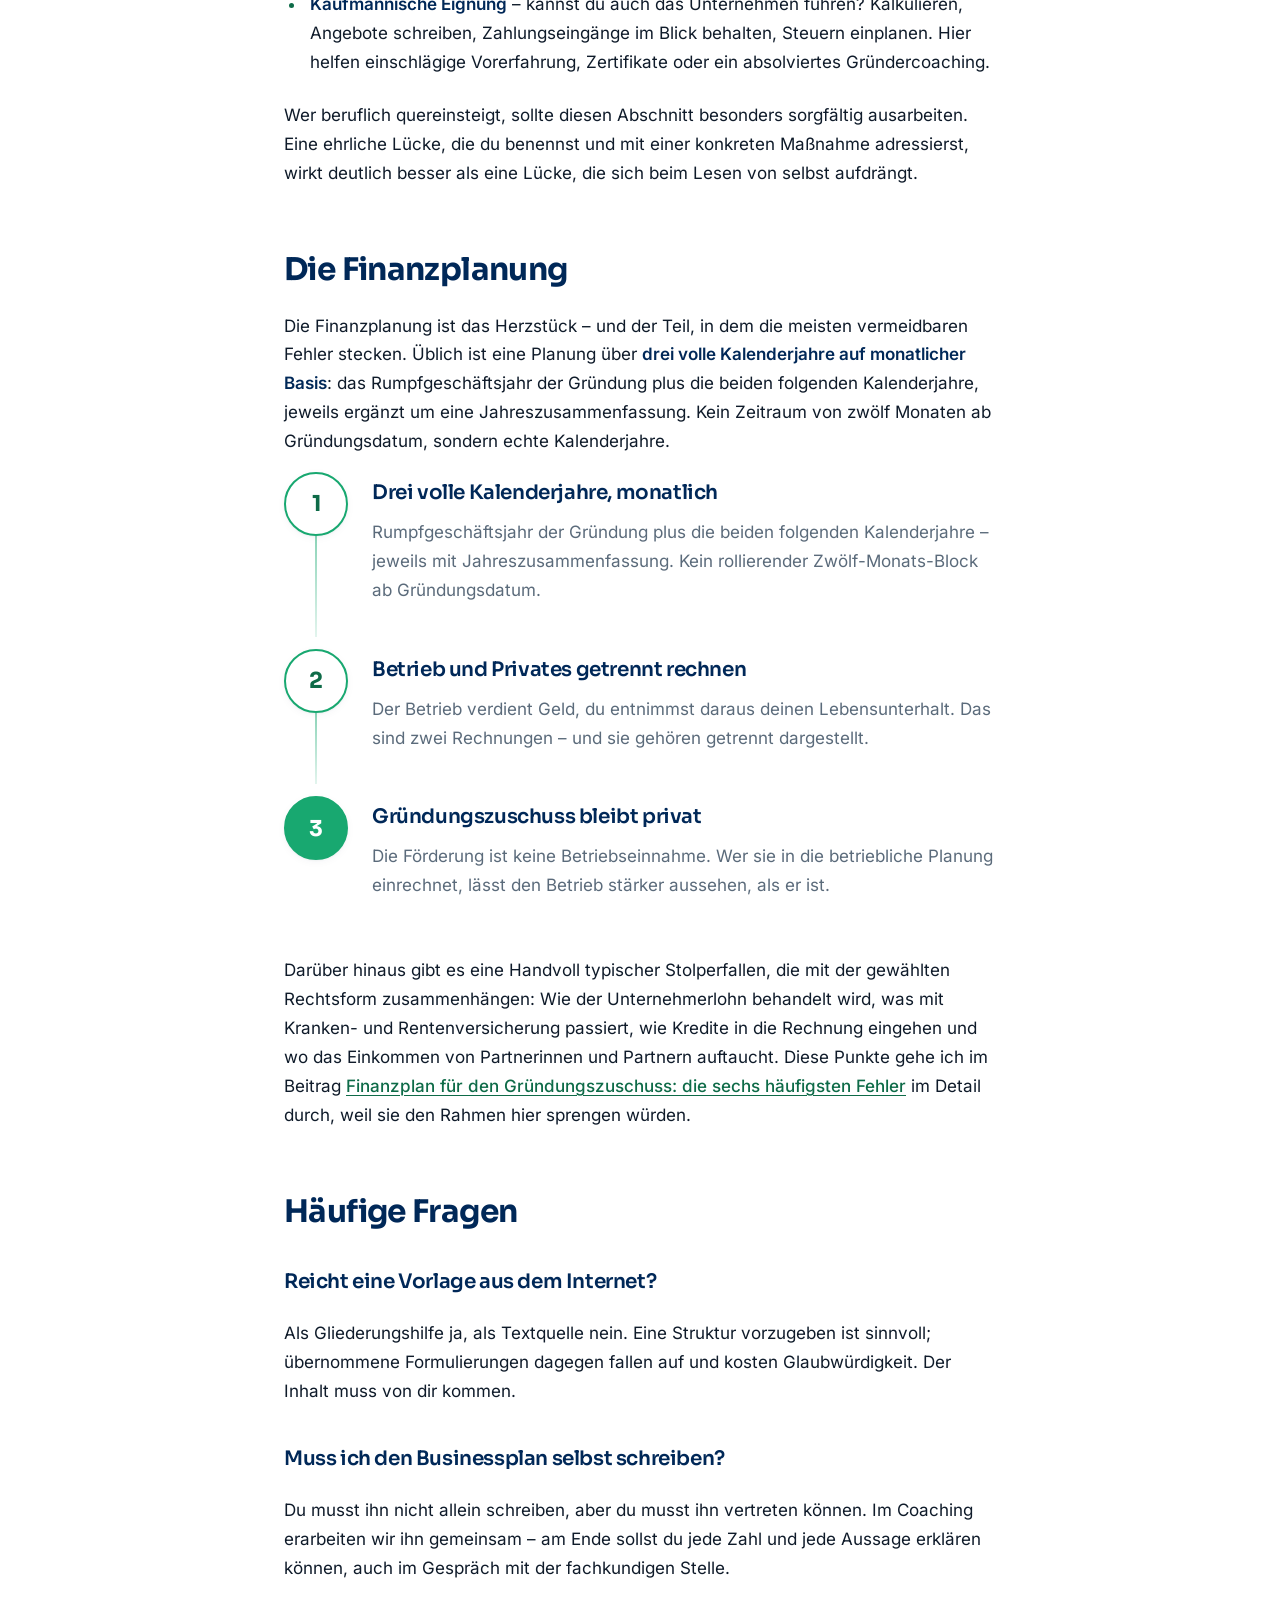
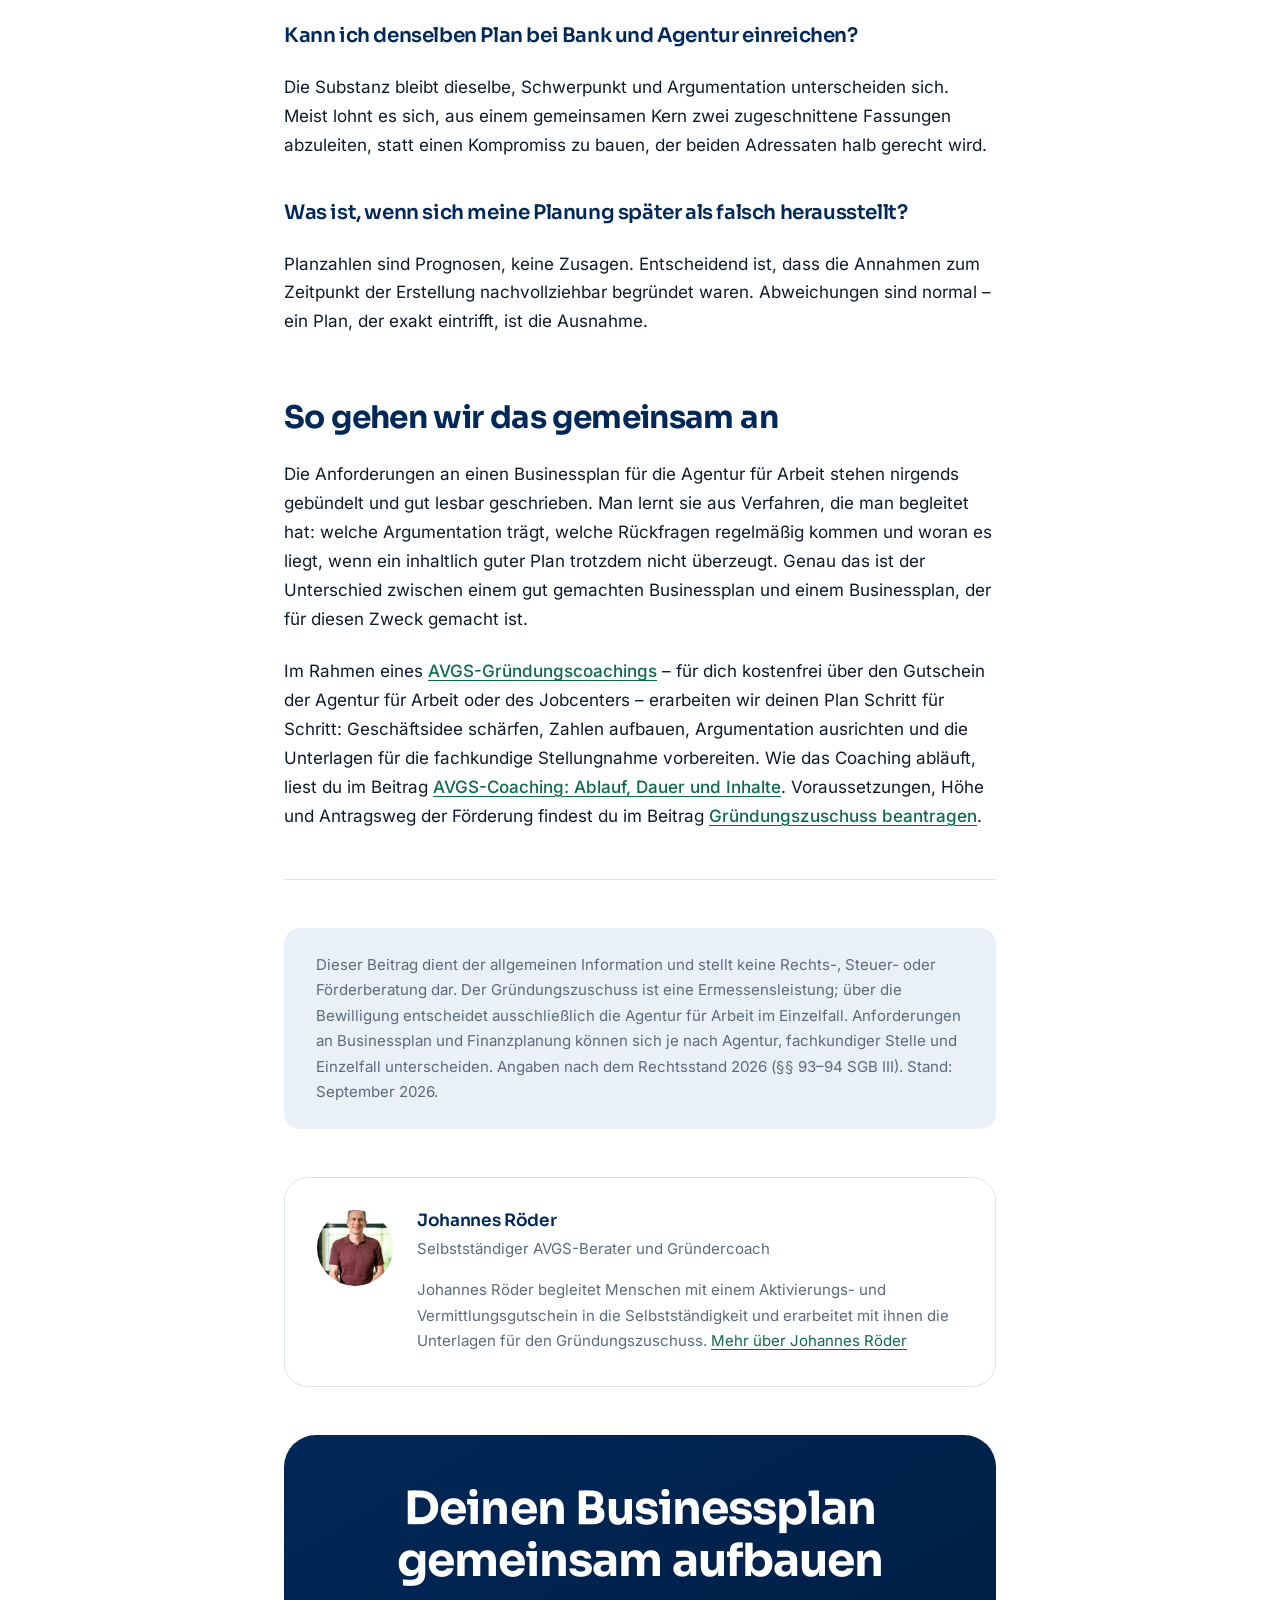
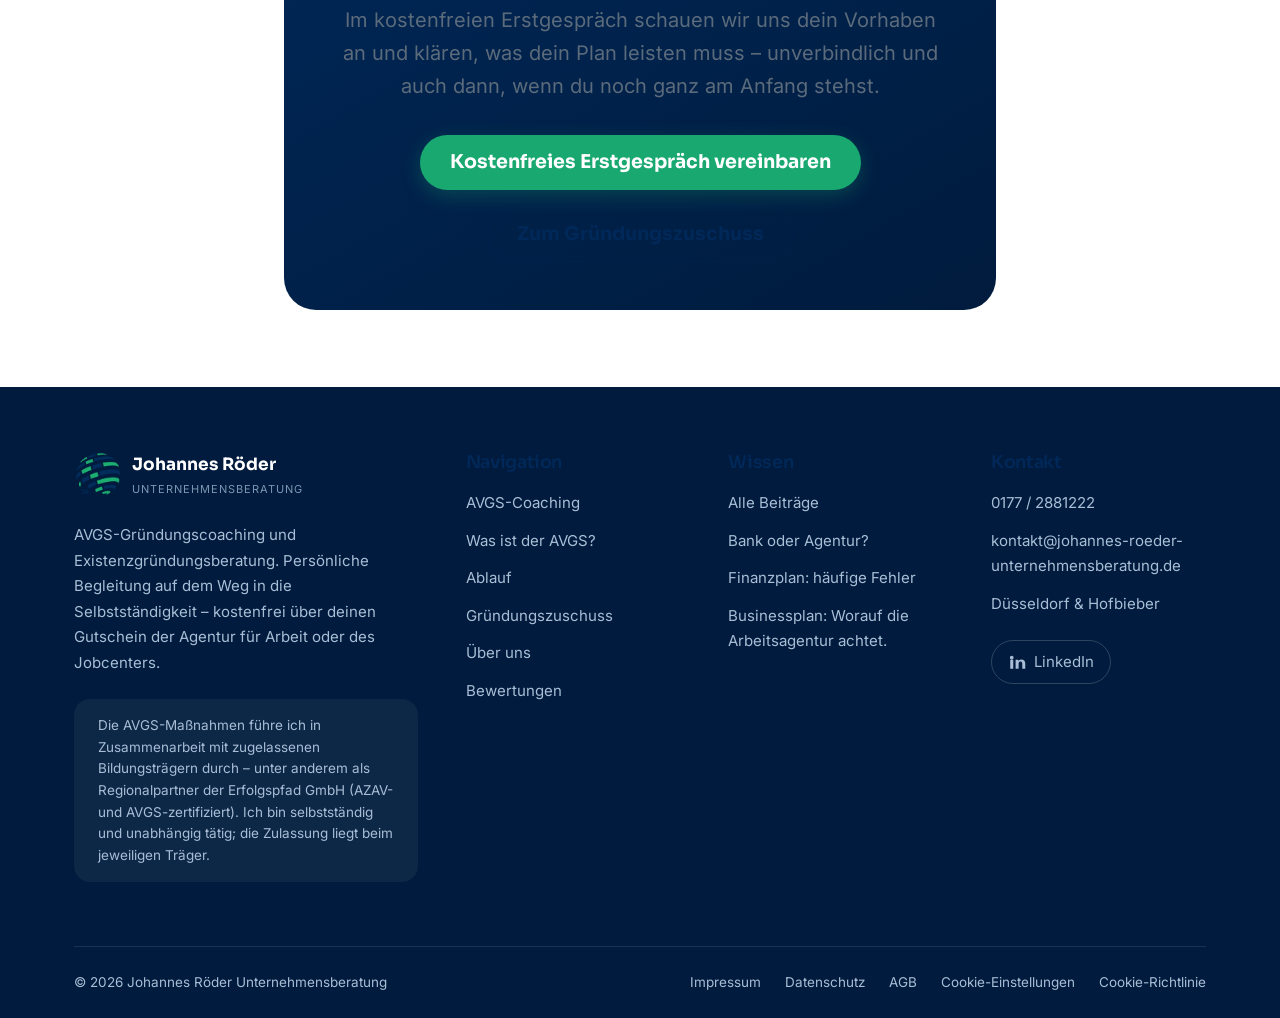
<file: blog/businessplan-gruendungszuschuss.html>
<!DOCTYPE html>
<html lang="de">
<head>
<meta charset="utf-8">
<meta name="viewport" content="width=device-width, initial-scale=1">

<title>Businessplan Gründungszuschuss: Worauf die Agentur achtet</title>
<meta name="description" content="Ein Businessplan für den Gründungszuschuss muss zwei Dinge belegen: Unterstützungsbedarf und Tragfähigkeit. Was das für Aufbau, Zahlen und Formalien bedeutet.">
<link rel="canonical" href="https://www.johannes-roeder-unternehmensberatung.de/blog/businessplan-gruendungszuschuss.html">
<meta name="robots" content="index, follow, max-image-preview:large, max-snippet:-1">
<meta name="author" content="Johannes Röder">

<meta property="og:type" content="article">
<meta property="og:locale" content="de_DE">
<meta property="og:site_name" content="Johannes Röder – Unternehmensberatung">
<meta property="og:title" content="Businessplan Gründungszuschuss: Worauf die Agentur achtet">
<meta property="og:description" content="Ein Businessplan für den Gründungszuschuss muss zwei Dinge belegen: Unterstützungsbedarf und Tragfähigkeit. Was das konkret bedeutet.">
<meta property="og:url" content="https://www.johannes-roeder-unternehmensberatung.de/blog/businessplan-gruendungszuschuss.html">
<meta property="og:image" content="https://www.johannes-roeder-unternehmensberatung.de/assets/img/og-image.png">
<meta name="twitter:card" content="summary_large_image">

<link rel="icon" href="../assets/img/favicon-32x32.png" sizes="32x32" type="image/png">
<link rel="icon" href="../assets/img/favicon-16x16.png" sizes="16x16" type="image/png">
<link rel="apple-touch-icon" href="../assets/img/apple-touch-icon.png">
<link rel="manifest" href="../site.webmanifest">
<meta name="theme-color" content="#002858">

<script>
window.dataLayer = window.dataLayer || [];
function gtag(){dataLayer.push(arguments);}
gtag('consent', 'default', {
  ad_storage: 'denied',
  ad_user_data: 'denied',
  ad_personalization: 'denied',
  analytics_storage: 'denied',
  wait_for_update: 500
});
</script>

<link rel="preload" href="../assets/fonts/inter-latin.woff2" as="font" type="font/woff2" crossorigin>
<link rel="preload" href="../assets/fonts/sora-latin.woff2" as="font" type="font/woff2" crossorigin>
<link rel="stylesheet" href="../assets/css/styles.css">

<script type="application/ld+json">
{
  "@context": "https://schema.org",
  "@graph": [
    {
      "@type": "BlogPosting",
      "@id": "https://www.johannes-roeder-unternehmensberatung.de/blog/businessplan-gruendungszuschuss.html#article",
      "headline": "Businessplan für den Gründungszuschuss: Worauf die Agentur für Arbeit achtet",
      "description": "Ein Businessplan für den Gründungszuschuss muss zwei Dinge belegen: Unterstützungsbedarf in der Anlaufphase und Tragfähigkeit danach. Was das für Aufbau, Zahlen und Formalien bedeutet.",
      "url": "https://www.johannes-roeder-unternehmensberatung.de/blog/businessplan-gruendungszuschuss.html",
      "mainEntityOfPage": "https://www.johannes-roeder-unternehmensberatung.de/blog/businessplan-gruendungszuschuss.html",
      "datePublished": "2026-09-12",
      "dateModified": "2026-09-12",
      "inLanguage": "de-DE",
      "image": "https://www.johannes-roeder-unternehmensberatung.de/assets/img/og-image.png",
      "keywords": "Businessplan Gründungszuschuss, Businessplan erstellen, Agentur für Arbeit, Tragfähigkeit, fachkundige Stellungnahme, § 93 SGB III",
      "articleSection": "Förderung",
      "author": {
        "@type": "Person",
        "@id": "https://www.johannes-roeder-unternehmensberatung.de/#johannes-roeder",
        "name": "Johannes Röder",
        "jobTitle": "Selbstständiger AVGS-Berater und Gründercoach",
        "url": "https://www.johannes-roeder-unternehmensberatung.de/#ueber-uns"
      },
      "publisher": {
        "@type": "Organization",
        "@id": "https://www.johannes-roeder-unternehmensberatung.de/#organisation",
        "name": "Johannes Röder Unternehmensberatung",
        "logo": {
          "@type": "ImageObject",
          "url": "https://www.johannes-roeder-unternehmensberatung.de/assets/img/logo.png"
        }
      }
    },
    {
      "@type": "FAQPage",
      "@id": "https://www.johannes-roeder-unternehmensberatung.de/blog/businessplan-gruendungszuschuss.html#faq",
      "mainEntity": [
        {
          "@type": "Question",
          "name": "Wie lang muss ein Businessplan für den Gründungszuschuss sein?",
          "acceptedAnswer": {
            "@type": "Answer",
            "text": "Eine gesetzlich festgelegte Seitenzahl gibt es nicht. In der Praxis hat sich ein Textteil von etwa 15 bis 20 Seiten bewährt. Deutlich kürzere Pläne wirken oft unfertig, deutlich längere verwässern die Kernaussagen. Entscheidend ist nicht der Umfang, sondern dass jede Aussage begründet und auf das eigene Vorhaben bezogen ist."
          }
        },
        {
          "@type": "Question",
          "name": "Was bedeutet Unterstützungsbedürftigkeit beim Gründungszuschuss?",
          "acceptedAnswer": {
            "@type": "Answer",
            "text": "Der Gründungszuschuss sichert den Lebensunterhalt in der Anlaufphase. Er setzt deshalb voraus, dass der Betrieb in den ersten Monaten nach der Gründung den Lebensunterhalt noch nicht selbst trägt. Ein realistisch gerechneter Finanzplan zeigt das ohnehin. Wer die Anlaufphase im Plan schönrechnet, argumentiert unbeabsichtigt gegen den eigenen Antrag."
          }
        },
        {
          "@type": "Question",
          "name": "Was ist mit Tragfähigkeit gemeint?",
          "acceptedAnswer": {
            "@type": "Answer",
            "text": "Tragfähigkeit bedeutet, dass die Selbstständigkeit nach der Anlaufphase dauerhaft von sich aus funktioniert und den Lebensunterhalt deckt. Die Tragfähigkeit des Vorhabens wird von einer fachkundigen Stelle bescheinigt und ist Voraussetzung für den Gründungszuschuss nach § 93 SGB III."
          }
        },
        {
          "@type": "Question",
          "name": "Über welchen Zeitraum muss die Finanzplanung gehen?",
          "acceptedAnswer": {
            "@type": "Answer",
            "text": "Üblich ist eine Planung über drei volle Kalenderjahre auf monatlicher Basis, also das Rumpfgeschäftsjahr der Gründung plus die beiden folgenden Kalenderjahre, jeweils mit einer Jahreszusammenfassung. Zeiträume sollten mit echten Monatsangaben benannt werden, nicht mit Monat 1, Monat 2, Monat 3."
          }
        },
        {
          "@type": "Question",
          "name": "Darf der Berater seinen Namen auf den Businessplan setzen?",
          "acceptedAnswer": {
            "@type": "Answer",
            "text": "Der Businessplan sollte als Dokument der Gründerin oder des Gründers erkennbar sein. Logos, Fußzeilen oder Vermerke einer Beratung gehören nicht hinein. Der Plan darf und soll im Coaching gemeinsam erarbeitet werden, vertreten muss ihn aber die Person, die gründet."
          }
        }
      ]
    },
    {
      "@type": "BreadcrumbList",
      "itemListElement": [
        { "@type": "ListItem", "position": 1, "name": "Startseite", "item": "https://www.johannes-roeder-unternehmensberatung.de/" },
        { "@type": "ListItem", "position": 2, "name": "Wissen", "item": "https://www.johannes-roeder-unternehmensberatung.de/blog/" },
        { "@type": "ListItem", "position": 3, "name": "Businessplan für den Gründungszuschuss", "item": "https://www.johannes-roeder-unternehmensberatung.de/blog/businessplan-gruendungszuschuss.html" }
      ]
    }
  ]
}
</script>
</head>

<body>
<a class="skip-link" href="#main">Zum Hauptinhalt springen</a>

<svg class="icon-sprite" aria-hidden="true" focusable="false">
  <defs>
    <symbol id="i-trending" viewBox="0 0 24 24" fill="none" stroke="currentColor" stroke-width="1.8" stroke-linecap="round" stroke-linejoin="round"><path d="M3 17l6-6 4 4 8-8"/><path d="M15 7h6v6"/></symbol>
    <symbol id="i-linkedin" viewBox="0 0 24 24" fill="currentColor"><path d="M4.98 3.5a2.5 2.5 0 1 1 0 5 2.5 2.5 0 0 1 0-5ZM3 9h4v12H3V9Zm7 0h3.8v1.7h.05c.53-.95 1.83-1.95 3.76-1.95C21.6 8.75 23 11 23 14.3V21h-4v-6c0-1.6-.03-3.66-2.25-3.66-2.25 0-2.6 1.73-2.6 3.54V21h-4V9Z"/></symbol>
  </defs>
</svg>

<!-- ===================== HEADER ===================== -->
<header class="site-header">
  <div class="container site-header__inner">
    <a class="brand" href="../index.html" aria-label="Johannes Röder Unternehmensberatung – zur Startseite">
      <img class="brand__logo" src="../assets/img/logo.png" alt="" width="44" height="44" aria-hidden="true">
      <span class="brand__text">
        <span class="brand__name">Johannes Röder</span>
        <span class="brand__tag">Unternehmensberatung</span>
      </span>
    </a>

    <button class="nav-toggle" type="button" aria-expanded="false" aria-controls="primary-nav" aria-label="Menü öffnen">
      <span class="nav-toggle__bars" aria-hidden="true"><span></span><span></span><span></span></span>
    </button>

    <nav class="nav" id="primary-nav" aria-label="Hauptnavigation">
      <ul class="nav__list">
        <li><a class="nav__link" href="../index.html#avgs-coaching">AVGS-Coaching</a></li>
        <li><a class="nav__link" href="../index.html#ablauf">Ablauf</a></li>
        <li><a class="nav__link" href="../index.html#gruendungszuschuss">Gründungszuschuss</a></li>
        <li><a class="nav__link" href="../index.html#ueber-uns">Über uns</a></li>
        <li class="nav__item nav__item--submenu nav__item--active">
          <button type="button" class="nav__link nav__trigger" aria-expanded="false" aria-controls="nav-wissen-submenu" aria-current="page">
            Wissen
            <svg class="nav__chevron" width="14" height="14" viewBox="0 0 24 24" fill="none" stroke="currentColor" stroke-width="2" stroke-linecap="round" stroke-linejoin="round" aria-hidden="true"><path d="m6 9 6 6 6-6"/></svg>
          </button>
          <ul class="nav__submenu" id="nav-wissen-submenu">
            <li><a class="nav__sublink" href="index.html">Alle Beiträge</a></li>
            <li><a class="nav__sublink" href="businessplan-bank-oder-agentur.html">Bank oder Agentur?</a></li>
            <li><a class="nav__sublink" href="avgs-coaching-ablauf-dauer-inhalte.html">AVGS-Coaching: Ablauf</a></li>
            <li><a class="nav__sublink" href="avgs-gutschein-was-ist-das.html">AVGS-Gutschein erklärt</a></li>
            <li><a class="nav__sublink" href="gruendungszuschuss-beantragen.html">Gründungszuschuss beantragen</a></li>
            <li><a class="nav__sublink" href="businessplan-gruendungszuschuss.html" aria-current="page">Businessplan: Worauf die Arbeitsagentur achtet.</a></li>
            <li><a class="nav__sublink" href="finanzplan-gruendungszuschuss-fehler.html">Finanzplan: häufige Fehler</a></li>
          </ul>
        </li>
        <li><a class="nav__link" href="../index.html#kontakt">Kontakt</a></li>
      </ul>
      <a class="btn btn--primary btn--compact" href="../index.html#kontakt">Kostenfreies Erstgespräch</a>
    </nav>
  </div>
</header>

<main id="main">

  <section class="page-hero">
    <div class="container container--narrow">
      <nav class="breadcrumb" aria-label="Brotkrumennavigation">
        <ol>
          <li><a href="../index.html">Startseite</a></li>
          <li><a href="index.html">Wissen</a></li>
          <li aria-current="page">Businessplan Gründungszuschuss</li>
        </ol>
      </nav>
      <p class="post-topic">
        <span class="post-topic__icon" aria-hidden="true">
          <svg width="18" height="18"><use href="#i-trending"/></svg>
        </span>
        Gründungszuschuss
      </p>
      <h1>Businessplan für den Gründungszuschuss: Worauf die Agentur für Arbeit achtet</h1>
      <p class="post-meta">
        <span>Von Johannes Röder</span>
        <span>Veröffentlicht am <time datetime="2026-09-12">12. September 2026</time></span>
        <span>Zuletzt aktualisiert: <time datetime="2026-09-12">12. September 2026</time></span>
        <span>ca. 8 Min. Lesezeit</span>
      </p>
    </div>
  </section>

  <section class="section section--white">
    <div class="container container--narrow">
      <nav class="toc" aria-labelledby="toc-titel">
        <h2 id="toc-titel">Inhalt</h2>
        <ol>
          <li><a href="#adressat">Ein Businessplan hat immer einen Adressaten</a></li>
          <li><a href="#zwei-nachweise">Die zwei Nachweise, um die sich alles dreht</a></li>
          <li><a href="#anlaufphase">Warum Schönrechnen gegen dich arbeitet</a></li>
          <li><a href="#formales">Formale Anforderungen</a></li>
          <li><a href="#eignung">Persönliche Eignung: der unterschätzte Teil</a></li>
          <li><a href="#finanzplanung">Die Finanzplanung</a></li>
          <li><a href="#haeufige-fragen">Häufige Fragen</a></li>
        </ol>
      </nav>

      <article class="prose mt-8">
        <p class="lead">
          Es gibt nicht „den einen" richtigen Businessplan. Es gibt nur einen Businessplan, der zu
          seinem Adressaten passt – oder eben nicht. Wer seinen Plan bei der Agentur für Arbeit
          einreicht, schreibt für andere Leserinnen und Leser als jemand, der zur Bank geht. Wer
          diesen Unterschied nicht kennt, liefert ein solides Dokument ab und wundert sich über
          die Ablehnung. In diesem Beitrag geht es darum, was ein Businessplan für den
          Gründungszuschuss leisten muss und woran gute Pläne im Detail erkennbar sind.
        </p>

        <h2 id="adressat">Ein Businessplan hat immer einen Adressaten</h2>
        <p>
          Ein Businessplan ist kein Schulaufsatz und kein Selbstzweck. Er ist ein
          <strong>Verkaufsdokument</strong>: Er soll eine bestimmte Person dazu bringen, eine
          bestimmte Entscheidung zu treffen. Und weil verschiedene Adressaten verschiedene
          Entscheidungen treffen, brauchen sie unterschiedliche Argumente.
        </p>
        <p>
          Deshalb steht am Anfang jeder Planung eine simple Frage: <strong>Wer liest das, und
          worüber entscheidet diese Person?</strong> Geht der Plan an eine Bank, lohnt es sich,
          dort direkt nach den Anforderungen zu fragen – Kreditinstitute geben in aller Regel
          bereitwillig Auskunft darüber, welche Unterlagen und Kennzahlen sie sehen wollen. Diese
          Frage zu stellen, ist kein Zeichen von Unwissenheit, sondern von Professionalität.
        </p>
        <p>
          Beim Gründungszuschuss ist es nicht anders, nur dass die Kriterien weniger offensichtlich
          sind. Eine Bank prüft, ob du einen Kredit zurückzahlen kannst; sie möchte möglichst früh
          Überschüsse sehen. Die Agentur für Arbeit prüft etwas anderes: ob eine Förderung deines
          Lebensunterhalts in der Startphase gerechtfertigt ist. Dieselbe vorsichtig gerechnete
          Anlaufphase, die bei der Bank Fragen aufwirft, ist gegenüber der Agentur für Arbeit
          genau die Begründung der Förderung.
        </p>
        <div class="prose-table-wrap" role="region" aria-label="Vergleich: Bank und Agentur für Arbeit" tabindex="0">
          <table>
            <caption class="visually-hidden">Worauf Bank und Agentur für Arbeit im Businessplan achten</caption>
            <thead>
              <tr>
                <th scope="col">Kriterium</th>
                <th scope="col">Bank</th>
                <th scope="col">Agentur für Arbeit</th>
              </tr>
            </thead>
            <tbody>
              <tr>
                <th scope="row">Worüber entschieden wird</th>
                <td>Ob ein Kredit zurückgezahlt werden kann</td>
                <td>Ob eine Förderung des Lebensunterhalts in der Startphase gerechtfertigt ist</td>
              </tr>
              <tr>
                <th scope="row">Was die Zahlen zeigen sollen</th>
                <td>Möglichst früh Überschüsse</td>
                <td>Dünne Anlaufphase, danach tragfähig</td>
              </tr>
              <tr>
                <th scope="row">Vorsichtige Anlaufphase</th>
                <td>Wirft oft Fragen auf</td>
                <td>Begründet gerade die Förderung</td>
              </tr>
            </tbody>
          </table>
        </div>

        <h2 id="zwei-nachweise">Die zwei Nachweise, um die sich alles dreht</h2>
        <p>
          Wenn du nur eine Sache aus diesem Beitrag mitnimmst, dann diese: Ein Businessplan für den
          Gründungszuschuss muss <strong>zwei Dinge gleichzeitig</strong> belegen, die sich auf den
          ersten Blick zu widersprechen scheinen.
        </p>
        <ol>
          <li>
            <strong>Unterstützungsbedarf in der Anlaufphase.</strong> In den ersten Monaten nach
            der Gründung trägt der Betrieb deinen Lebensunterhalt noch nicht aus eigener Kraft.
            Genau deshalb gibt es die Förderung.
          </li>
          <li>
            <strong>Tragfähigkeit danach.</strong> Nach der Anlaufphase funktioniert die
            Selbstständigkeit von sich aus und deckt deinen Lebensunterhalt dauerhaft. Die
            Förderung überbrückt also, sie ersetzt kein Einkommen auf Dauer.
          </li>
        </ol>
        <p>
          Beides muss aus deinen Zahlen ablesbar sein, nicht nur behauptet werden. Fehlt der erste
          Punkt, stellt sich die Frage, wozu die Förderung überhaupt nötig ist. Fehlt der zweite,
          steht die Tragfähigkeit des Vorhabens infrage – und die wird ohnehin von einer
          <strong>fachkundigen Stelle</strong> geprüft und bescheinigt.
        </p>
        <div class="callout">
          <p>
            <strong>Die Kernlogik:</strong> Der Plan muss beides gleichzeitig zeigen – dass du
            die Förderung in den ersten Monaten brauchst, und dass der Betrieb danach von allein
            trägt. Beides muss aus den Zahlen ablesbar sein, nicht nur behauptet werden.
          </p>
        </div>

        <h2 id="anlaufphase">Warum Schönrechnen gegen dich arbeitet</h2>
        <p>
          Hier passiert der häufigste Fehler, und er passiert aus einem sympathischen Motiv. Viele
          Gründerinnen und Gründer wollen zeigen, dass ihre Idee etwas taugt. Also rechnen sie die
          ersten Monate optimistisch – volle Auslastung ab Woche eins, Umsätze, die von Anfang an
          tragen. Das fühlt sich nach Zuversicht an. Auf dem Papier steht damit allerdings: Ich
          brauche die Förderung eigentlich nicht.
        </p>
        <p>
          Der umgekehrte Reflex ist genauso falsch. Wer die Zahlen künstlich drückt, um bedürftiger
          zu wirken, beschädigt die Tragfähigkeit seines eigenen Konzepts und riskiert
          Rückfragen, die niemand gebrauchen kann. Unrealistische Prognosen fallen in beide
          Richtungen auf.
        </p>
        <blockquote>
          <p>
            <strong>Der Punkt ist nicht, tiefer oder höher zu rechnen, sondern ehrlich.</strong>
            Ein realistisch gerechneter Start zeigt von selbst, dass die ersten Monate die dünnsten
            sind: Kunden müssen gewonnen, Abläufe eingespielt, Rechnungen erst geschrieben und dann
            bezahlt werden. Wer das sauber abbildet und begründet, liefert die Argumentation für
            die Förderung, ohne etwas zu konstruieren.
          </p>
        </blockquote>
        <p>
          Praktisch heißt das: Jede Annahme gehört begründet. Wie viele Kundinnen und Kunden
          erwartest du in Monat drei, und woher kommen sie? Wie lange dauert es bei deiner
          Zielgruppe vom Erstkontakt bis zum Auftrag? Wann fließt das Geld tatsächlich? Diese
          Begründungen sind es, die einen Plan überzeugend machen – nicht die Höhe der Zahlen.
        </p>

        <h2 id="formales">Formale Anforderungen</h2>
        <p>
          Formalien entscheiden selten allein, aber sie prägen den ersten Eindruck. Wer hier
          nachlässig ist, muss inhaltlich umso mehr überzeugen. Diese Punkte lohnen sich:
        </p>
        <ul class="checklist">
          <li>
            <strong>Angemessener Umfang.</strong> Für den Textteil haben sich rund 15 bis 20 Seiten
            bewährt. Eine feste Vorgabe gibt es nicht, aber deutlich dünnere Pläne wirken unfertig,
            und ausufernde Pläne verwässern die Kernaussagen.
          </li>
          <li>
            <strong>Eigene Worte statt Textbausteine.</strong> Aus Vorlagen zusammenkopierte
            Passagen erkennt eine erfahrene Leserin sofort – meist am Tonbruch mitten im Absatz.
            Ein Plan, der erkennbar aus einem Guss ist, wirkt glaubwürdiger als ein
            hochglanzformulierter Flickenteppich.
          </li>
          <li>
            <strong>Nachvollziehbare Zeitangaben.</strong> Schreibe „Jan 27, Feb 27, Mär 27" statt
            „Monat 1, 2, 3". Das klingt nach einer Kleinigkeit, macht die Planung aber sofort
            überprüfbar und verankert sie im Kalender – wichtig, weil sich Saison, Feiertage und
            Zahlungsziele an echten Monaten orientieren.
          </li>
          <li>
            <strong>Vollständige Unterlagen.</strong> Lebenslauf und Qualifikationsnachweise
            gehören dazu. Fehlende Anlagen sind der vermeidbarste Grund für Rückfragen.
          </li>
          <li>
            <strong>Kein Branding der Beratung.</strong> Der Plan wird im Coaching gemeinsam
            erarbeitet, aber er bleibt <em>dein</em> Dokument. Logos, Fußzeilen oder Vermerke
            eines Beraters haben darin nichts zu suchen. Vertreten musst am Ende du das Konzept –
            und das soll man dem Dokument auch ansehen.
          </li>
        </ul>

        <h2 id="eignung">Persönliche Eignung: der unterschätzte Teil</h2>
        <p>
          Über dem Zahlenwerk wird gern vergessen, dass nicht nur die Idee geprüft wird, sondern
          auch die Person dahinter. Gefragt ist beides:
        </p>
        <ul>
          <li>
            <strong>Fachliche Eignung</strong> – kannst du das, was du anbieten willst? Belegt
            durch Lebenslauf, Zeugnisse, Zertifikate. Auch selbst angeeignete Kenntnisse zählen,
            wenn du sie plausibel darstellst und mit konkreten Erfahrungen unterlegst.
          </li>
          <li>
            <strong>Kaufmännische Eignung</strong> – kannst du auch das Unternehmen führen?
            Kalkulieren, Angebote schreiben, Zahlungseingänge im Blick behalten, Steuern einplanen.
            Hier helfen einschlägige Vorerfahrung, Zertifikate oder ein absolviertes
            Gründercoaching.
          </li>
        </ul>
        <p>
          Wer beruflich quereinsteigt, sollte diesen Abschnitt besonders sorgfältig ausarbeiten.
          Eine ehrliche Lücke, die du benennst und mit einer konkreten Maßnahme adressierst, wirkt
          deutlich besser als eine Lücke, die sich beim Lesen von selbst aufdrängt.
        </p>

        <h2 id="finanzplanung">Die Finanzplanung</h2>
        <p>
          Die Finanzplanung ist das Herzstück – und der Teil, in dem die meisten vermeidbaren
          Fehler stecken. Üblich ist eine Planung über <strong>drei volle Kalenderjahre auf
          monatlicher Basis</strong>: das Rumpfgeschäftsjahr der Gründung plus die beiden
          folgenden Kalenderjahre, jeweils ergänzt um eine Jahreszusammenfassung. Kein Zeitraum
          von zwölf Monaten ab Gründungsdatum, sondern echte Kalenderjahre.
        </p>
        <ol class="steps">
          <li class="step">
            <span class="step__num" aria-hidden="true">1</span>
            <div class="step__body">
              <h3>Drei volle Kalenderjahre, monatlich</h3>
              <p>Rumpfgeschäftsjahr der Gründung plus die beiden folgenden Kalenderjahre – jeweils mit Jahreszusammenfassung. Kein rollierender Zwölf-Monats-Block ab Gründungsdatum.</p>
            </div>
          </li>
          <li class="step">
            <span class="step__num" aria-hidden="true">2</span>
            <div class="step__body">
              <h3>Betrieb und Privates getrennt rechnen</h3>
              <p>Der Betrieb verdient Geld, du entnimmst daraus deinen Lebensunterhalt. Das sind zwei Rechnungen – und sie gehören getrennt dargestellt.</p>
            </div>
          </li>
          <li class="step">
            <span class="step__num" aria-hidden="true">3</span>
            <div class="step__body">
              <h3>Gründungszuschuss bleibt privat</h3>
              <p>Die Förderung ist keine Betriebseinnahme. Wer sie in die betriebliche Planung einrechnet, lässt den Betrieb stärker aussehen, als er ist.</p>
            </div>
          </li>
        </ol>
        <p>
          Darüber hinaus gibt es eine Handvoll typischer Stolperfallen, die mit der gewählten
          Rechtsform zusammenhängen: Wie der Unternehmerlohn behandelt wird, was mit Kranken- und
          Rentenversicherung passiert, wie Kredite in die Rechnung eingehen und wo das Einkommen
          von Partnerinnen und Partnern auftaucht. Diese Punkte gehe ich im Beitrag
          <a href="finanzplan-gruendungszuschuss-fehler.html">Finanzplan für den Gründungszuschuss: die sechs häufigsten Fehler</a>
          im Detail durch, weil sie den Rahmen hier sprengen würden.
        </p>

        <h2 id="haeufige-fragen">Häufige Fragen</h2>

        <h3>Reicht eine Vorlage aus dem Internet?</h3>
        <p>
          Als Gliederungshilfe ja, als Textquelle nein. Eine Struktur vorzugeben ist sinnvoll;
          übernommene Formulierungen dagegen fallen auf und kosten Glaubwürdigkeit. Der Inhalt muss
          von dir kommen.
        </p>

        <h3>Muss ich den Businessplan selbst schreiben?</h3>
        <p>
          Du musst ihn nicht allein schreiben, aber du musst ihn vertreten können. Im Coaching
          erarbeiten wir ihn gemeinsam – am Ende sollst du jede Zahl und jede Aussage erklären
          können, auch im Gespräch mit der fachkundigen Stelle.
        </p>

        <h3>Kann ich denselben Plan bei Bank und Agentur einreichen?</h3>
        <p>
          Die Substanz bleibt dieselbe, Schwerpunkt und Argumentation unterscheiden sich. Meist
          lohnt es sich, aus einem gemeinsamen Kern zwei zugeschnittene Fassungen abzuleiten,
          statt einen Kompromiss zu bauen, der beiden Adressaten halb gerecht wird.
        </p>

        <h3>Was ist, wenn sich meine Planung später als falsch herausstellt?</h3>
        <p>
          Planzahlen sind Prognosen, keine Zusagen. Entscheidend ist, dass die Annahmen zum
          Zeitpunkt der Erstellung nachvollziehbar begründet waren. Abweichungen sind normal – ein
          Plan, der exakt eintrifft, ist die Ausnahme.
        </p>

        <h2>So gehen wir das gemeinsam an</h2>
        <p>
          Die Anforderungen an einen Businessplan für die Agentur für Arbeit stehen nirgends
          gebündelt und gut lesbar geschrieben. Man lernt sie aus Verfahren, die man begleitet hat:
          welche Argumentation trägt, welche Rückfragen regelmäßig kommen und woran es liegt, wenn
          ein inhaltlich guter Plan trotzdem nicht überzeugt. Genau das ist der Unterschied
          zwischen einem gut gemachten Businessplan und einem Businessplan, der für diesen Zweck
          gemacht ist.
        </p>
        <p>
          Im Rahmen eines <a href="../index.html#avgs-coaching">AVGS-Gründungscoachings</a> – für
          dich kostenfrei über den Gutschein der Agentur für Arbeit oder des Jobcenters –
          erarbeiten wir deinen Plan Schritt für Schritt: Geschäftsidee schärfen, Zahlen aufbauen,
          Argumentation ausrichten und die Unterlagen für die fachkundige Stellungnahme
          vorbereiten. Wie das Coaching abläuft, liest du im Beitrag
          <a href="avgs-coaching-ablauf-dauer-inhalte.html">AVGS-Coaching: Ablauf, Dauer und
          Inhalte</a>. Voraussetzungen, Höhe und Antragsweg der Förderung findest du im Beitrag
          <a href="gruendungszuschuss-beantragen.html">Gründungszuschuss beantragen</a>.
        </p>

        <hr>

        <p class="note">
          Dieser Beitrag dient der allgemeinen Information und stellt keine Rechts-, Steuer- oder
          Förderberatung dar. Der Gründungszuschuss ist eine Ermessensleistung; über die
          Bewilligung entscheidet ausschließlich die Agentur für Arbeit im Einzelfall. Anforderungen
          an Businessplan und Finanzplanung können sich je nach Agentur, fachkundiger Stelle und
          Einzelfall unterscheiden. Angaben nach dem Rechtsstand 2026 (§§ 93–94 SGB III).
          Stand: September 2026.
        </p>
      </article>

      <!-- Autorenkennzeichnung (E-E-A-T) -->
      <aside class="author-box">
        <img src="../assets/img/J_Roeder_AVGS_Beratung.png" width="76" height="76"
             alt="Johannes Röder, selbstständiger AVGS-Berater und Gründercoach" loading="lazy" decoding="async">
        <div>
          <h3>Johannes Röder</h3>
          <p class="text-muted text-sm">Selbstständiger AVGS-Berater und Gründercoach</p>
          <p>
            Johannes Röder begleitet Menschen mit einem Aktivierungs- und Vermittlungsgutschein in
            die Selbstständigkeit und erarbeitet mit ihnen die Unterlagen für den
            Gründungszuschuss. <a href="../index.html#ueber-uns">Mehr über Johannes Röder</a>
          </p>
        </div>
      </aside>

      <div class="cta-band">
        <h2>Deinen Businessplan gemeinsam aufbauen</h2>
        <p class="lead">
          Im kostenfreien Erstgespräch schauen wir uns dein Vorhaben an und klären, was dein Plan
          leisten muss – unverbindlich und auch dann, wenn du noch ganz am Anfang stehst.
        </p>
        <div class="btn-row">
          <a class="btn btn--primary" href="../index.html#kontakt">Kostenfreies Erstgespräch vereinbaren</a>
          <a class="btn btn--secondary" href="../index.html#gruendungszuschuss">Zum Gründungszuschuss</a>
        </div>
      </div>
    </div>
  </section>

</main>

<!-- ===================== FOOTER ===================== -->
<footer class="site-footer">
  <div class="container">
    <div class="footer__top">
      <div>
        <div class="footer__brand">
          <img src="../assets/img/logo.png" alt="" width="46" height="46" aria-hidden="true">
          <span>
            <span class="footer__brand-name">Johannes Röder</span>
            <span class="footer__brand-tag">Unternehmensberatung</span>
          </span>
        </div>
        <p>
          AVGS-Gründungscoaching und Existenzgründungsberatung. Persönliche Begleitung auf dem
          Weg in die Selbstständigkeit – kostenfrei über deinen Gutschein der Agentur für Arbeit
          oder des Jobcenters.
        </p>
        <p class="footer__partner">
          Die AVGS-Maßnahmen führe ich in Zusammenarbeit mit zugelassenen Bildungsträgern durch –
          unter anderem als Regionalpartner der Erfolgspfad GmbH (AZAV- und AVGS-zertifiziert).
          Ich bin selbstständig und unabhängig tätig; die Zulassung liegt beim jeweiligen Träger.
        </p>
      </div>

      <div>
        <h4>Navigation</h4>
        <ul class="footer__list">
          <li><a href="../index.html#avgs-coaching">AVGS-Coaching</a></li>
          <li><a href="../index.html#avgs-erklaerung">Was ist der AVGS?</a></li>
          <li><a href="../index.html#ablauf">Ablauf</a></li>
          <li><a href="../index.html#gruendungszuschuss">Gründungszuschuss</a></li>
          <li><a href="../index.html#ueber-uns">Über uns</a></li>
          <li><a href="../index.html#bewertungen">Bewertungen</a></li>
        </ul>
      </div>

      <div>
        <h4>Wissen</h4>
        <ul class="footer__list">
          <li><a href="index.html">Alle Beiträge</a></li>
          <li><a href="businessplan-bank-oder-agentur.html">Bank oder Agentur?</a></li>
          <li><a href="finanzplan-gruendungszuschuss-fehler.html">Finanzplan: häufige Fehler</a></li>
          <li><a href="businessplan-gruendungszuschuss.html">Businessplan: Worauf die Arbeitsagentur achtet.</a></li>
        </ul>
      </div>

      <div>
        <h4>Kontakt</h4>
        <ul class="footer__list">
          <li><a href="tel:+491772881222">0177 / 2881222</a></li>
          <li><a href="mailto:kontakt@johannes-roeder-unternehmensberatung.de">kontakt@johannes-roeder-<wbr>unternehmensberatung.de</a></li>
          <li>Düsseldorf &amp; Hofbieber</li>
        </ul>
        <p class="mt-5">
          <a class="social-link" href="https://www.linkedin.com/in/johannes-r%C3%B6der/" rel="noopener noreferrer" target="_blank">
            <svg width="18" height="18" aria-hidden="true"><use href="#i-linkedin"/></svg>
            LinkedIn
          </a>
        </p>
      </div>
    </div>

    <div class="footer__bottom">
      <p>&copy; <span id="current-year">2026</span> Johannes Röder Unternehmensberatung</p>
      <ul class="footer__legal">
        <li><a href="../impressum.html">Impressum</a></li>
        <li><a href="../datenschutz.html">Datenschutz</a></li>
        <li><a href="../agb.html">AGB</a></li>
        <li><button type="button" class="footer__legal-link" data-cookie-settings>Cookie-Einstellungen</button></li>
        <li><a href="../cookie-richtlinie.html">Cookie-Richtlinie</a></li>
      </ul>
    </div>
  </div>
</footer>

<script src="../assets/js/main.js" defer data-gtm-id="" data-policy-href="../cookie-richtlinie.html"></script>
</body>
</html>
</file>
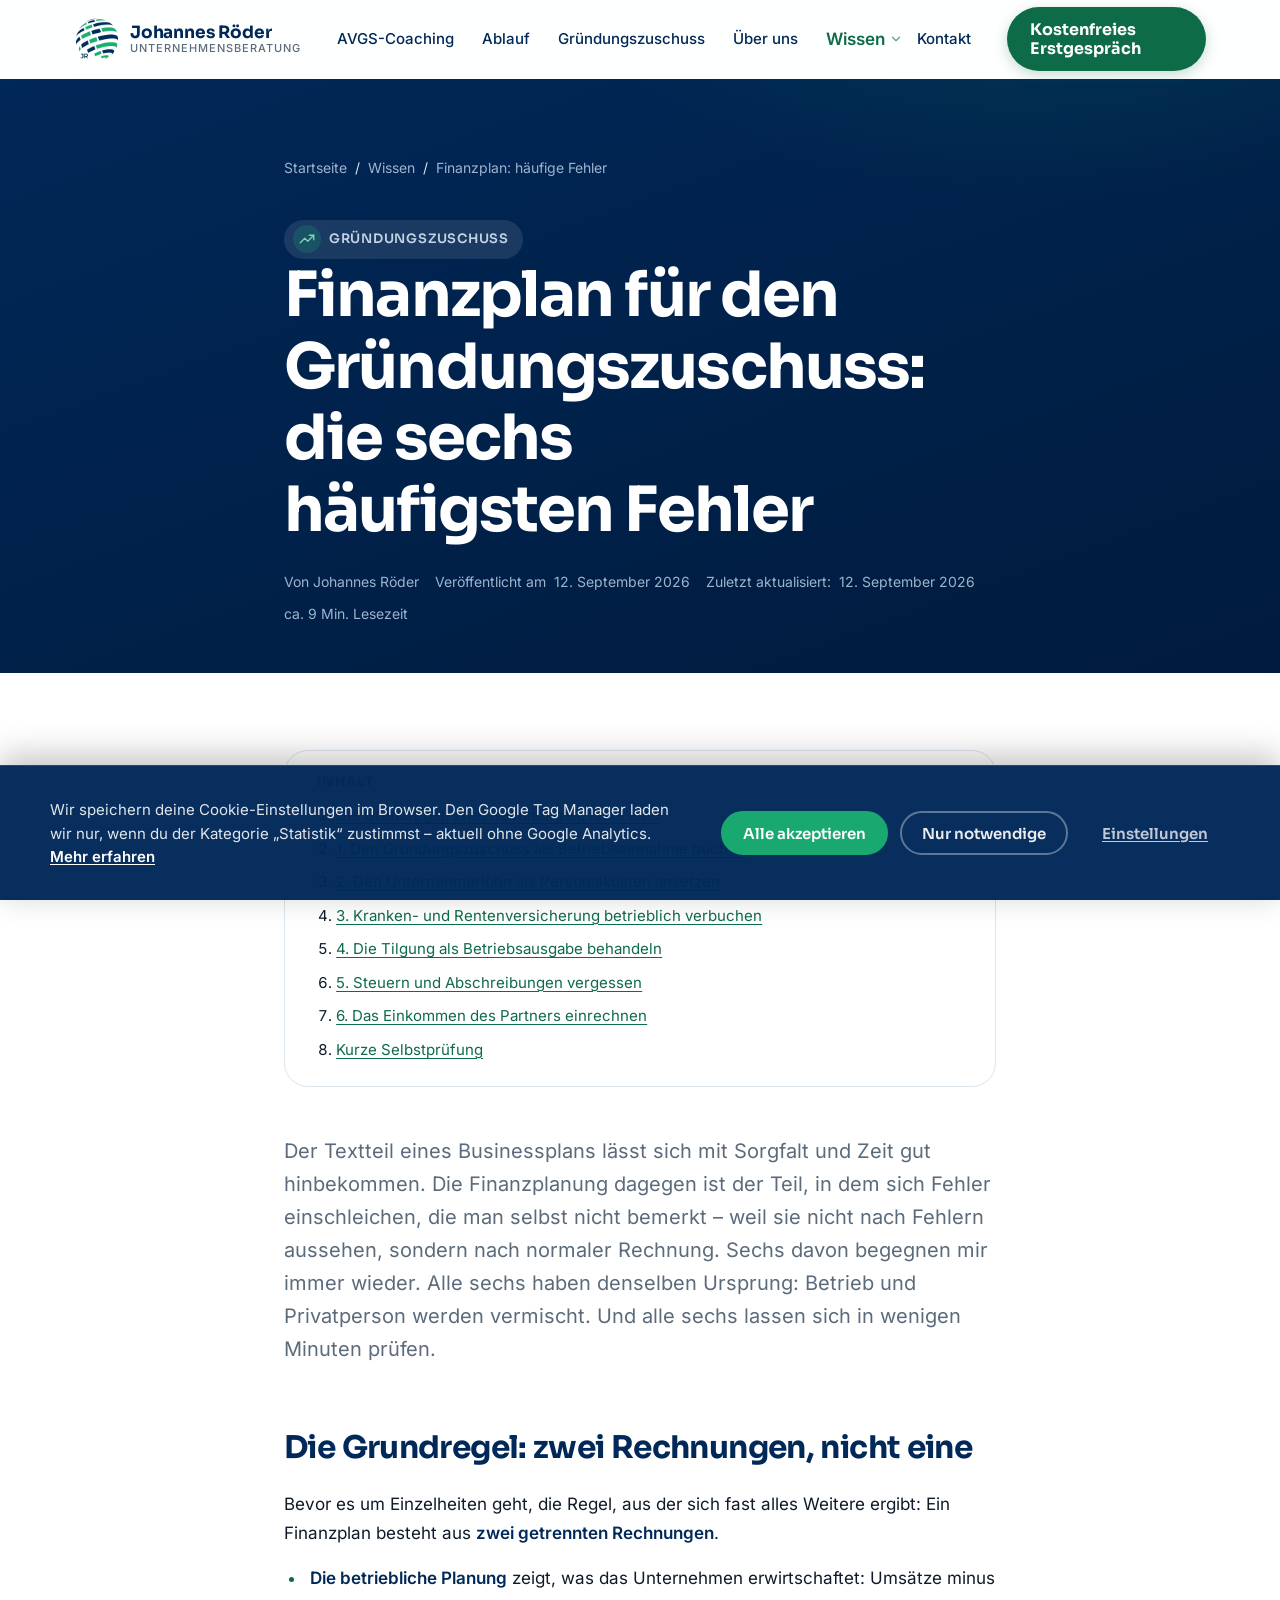
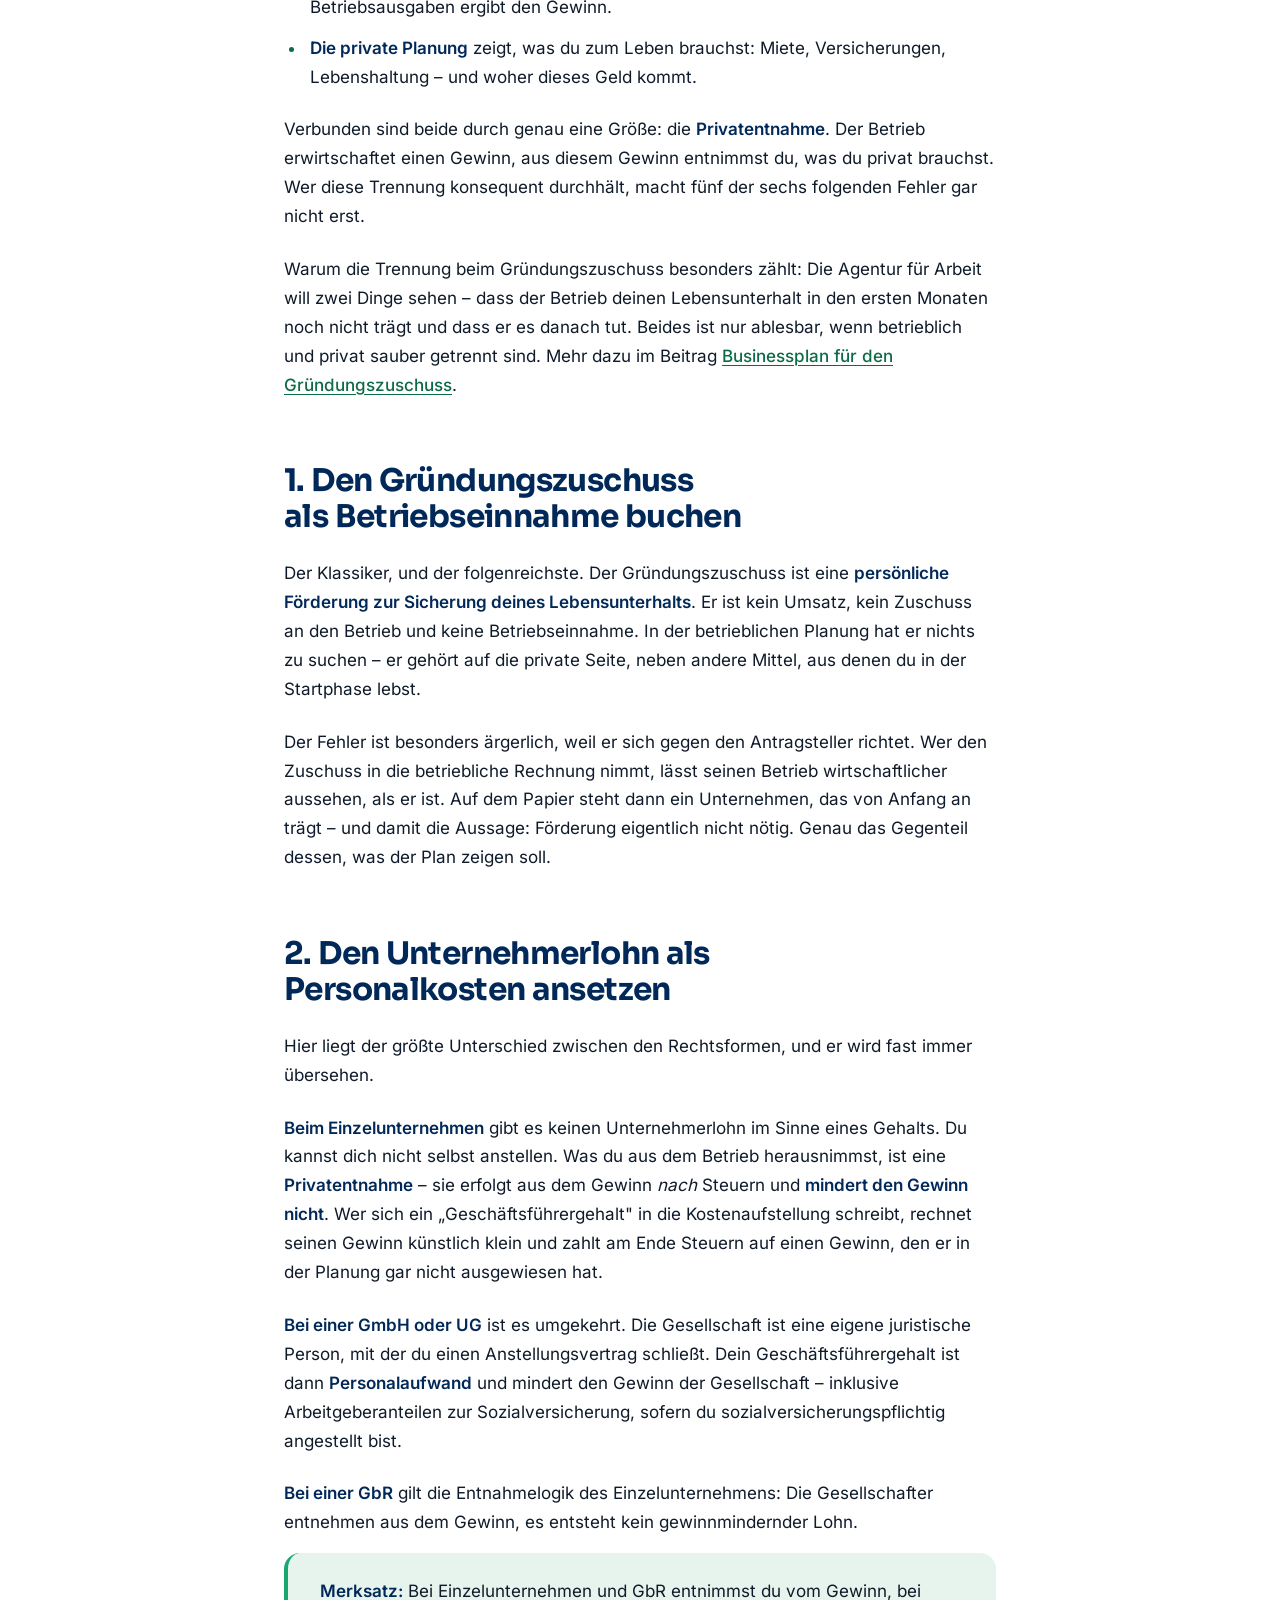
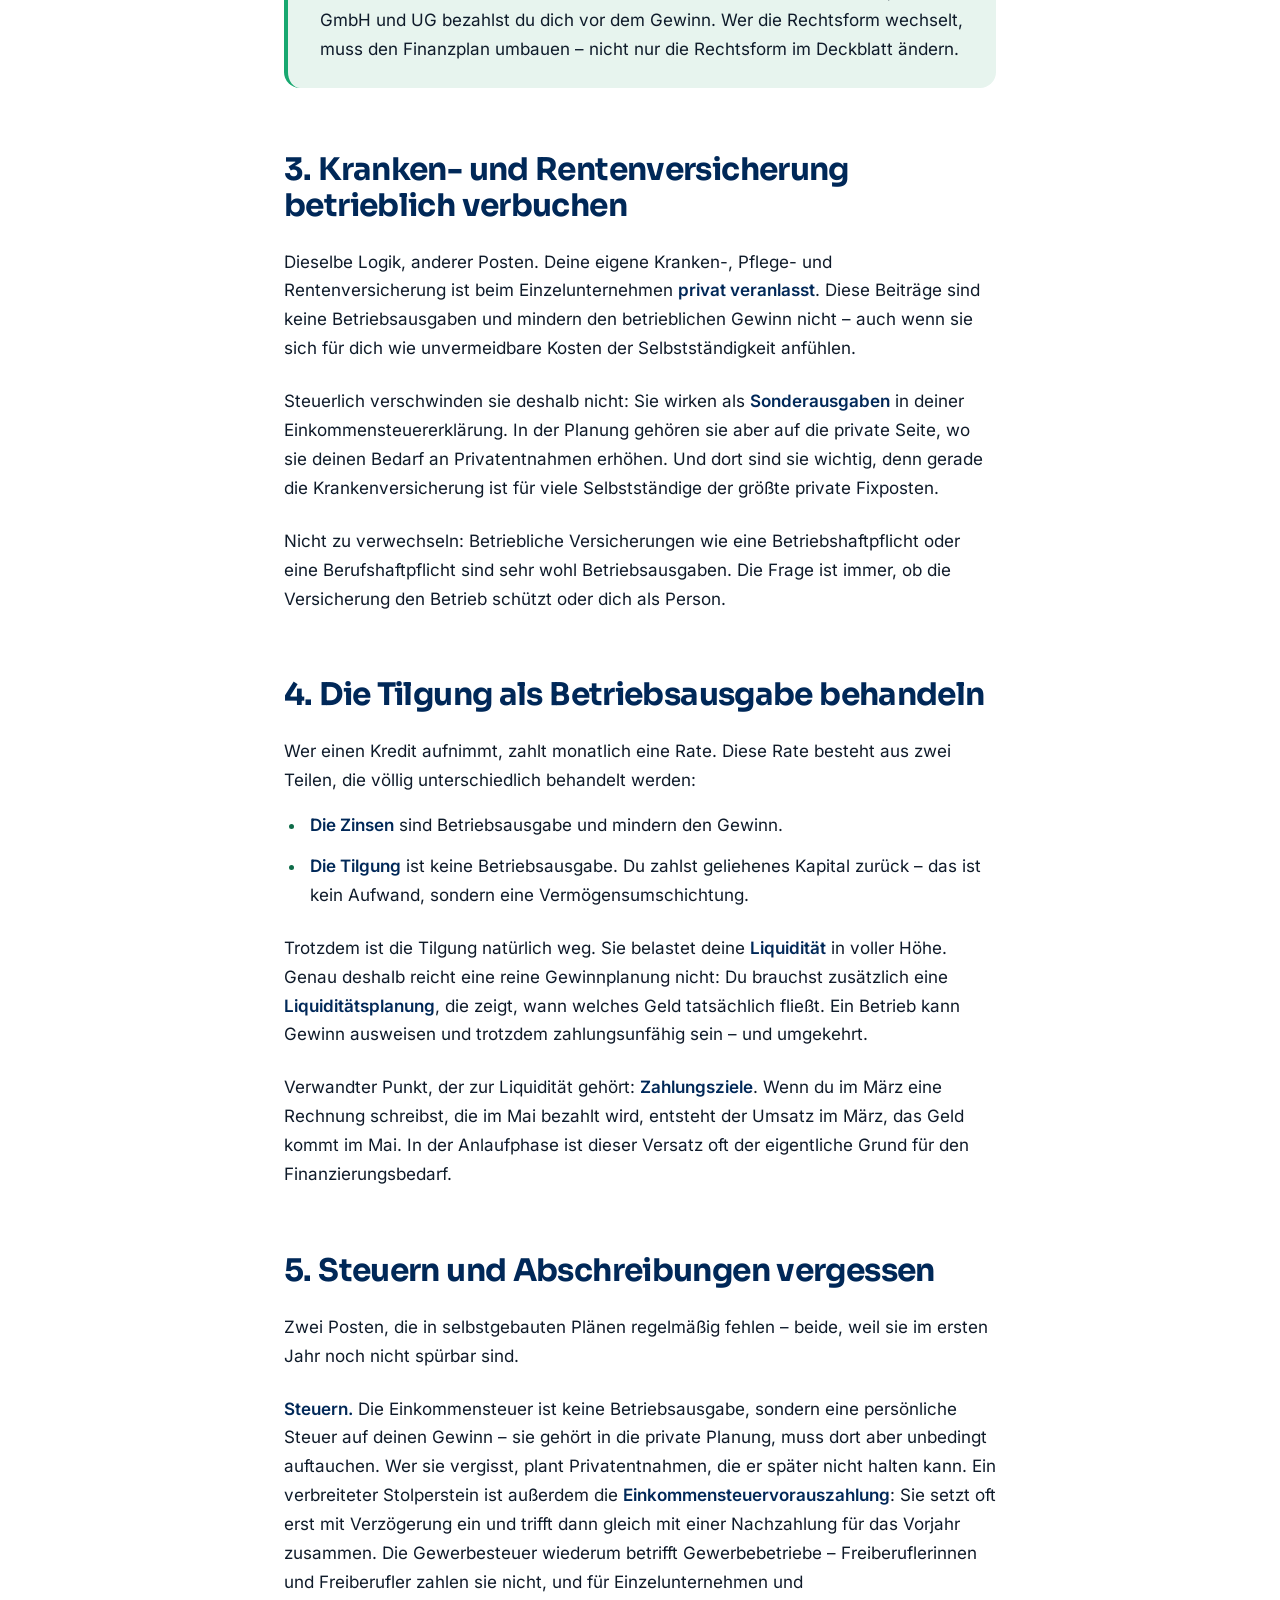
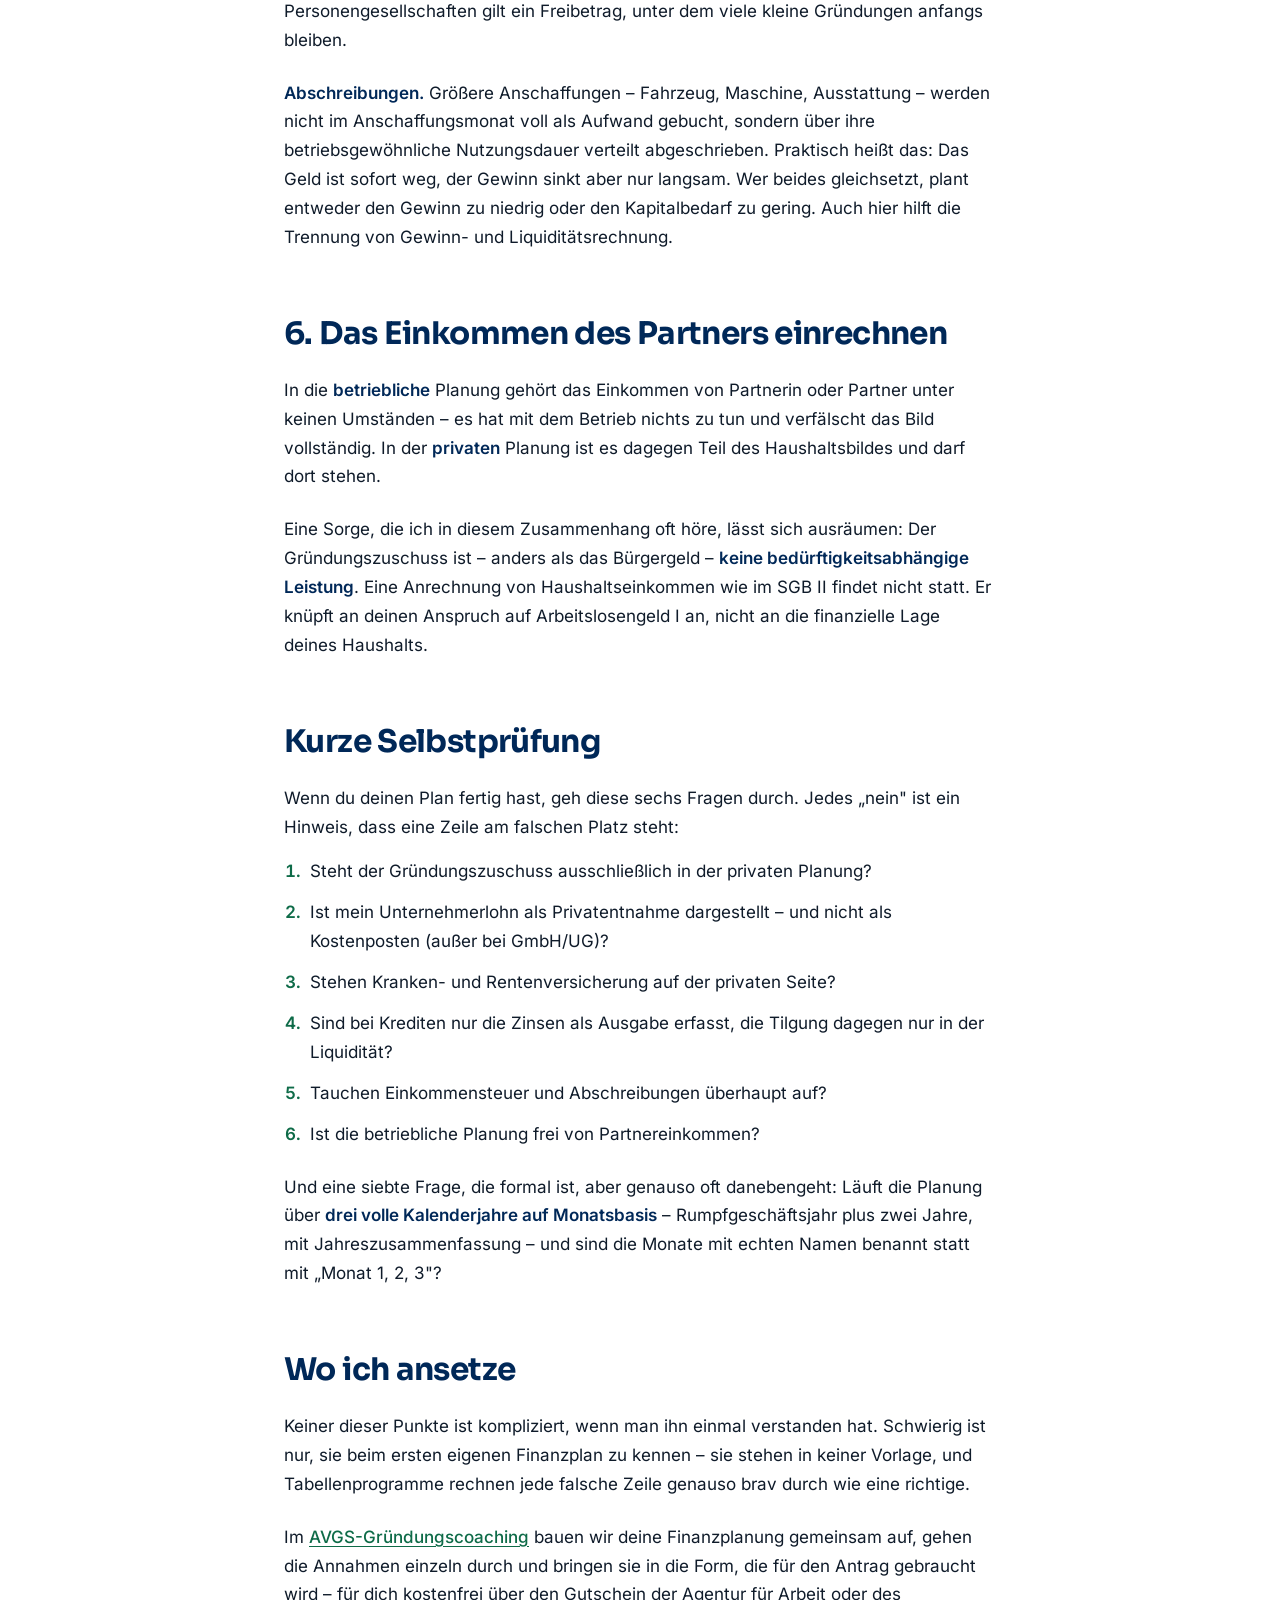
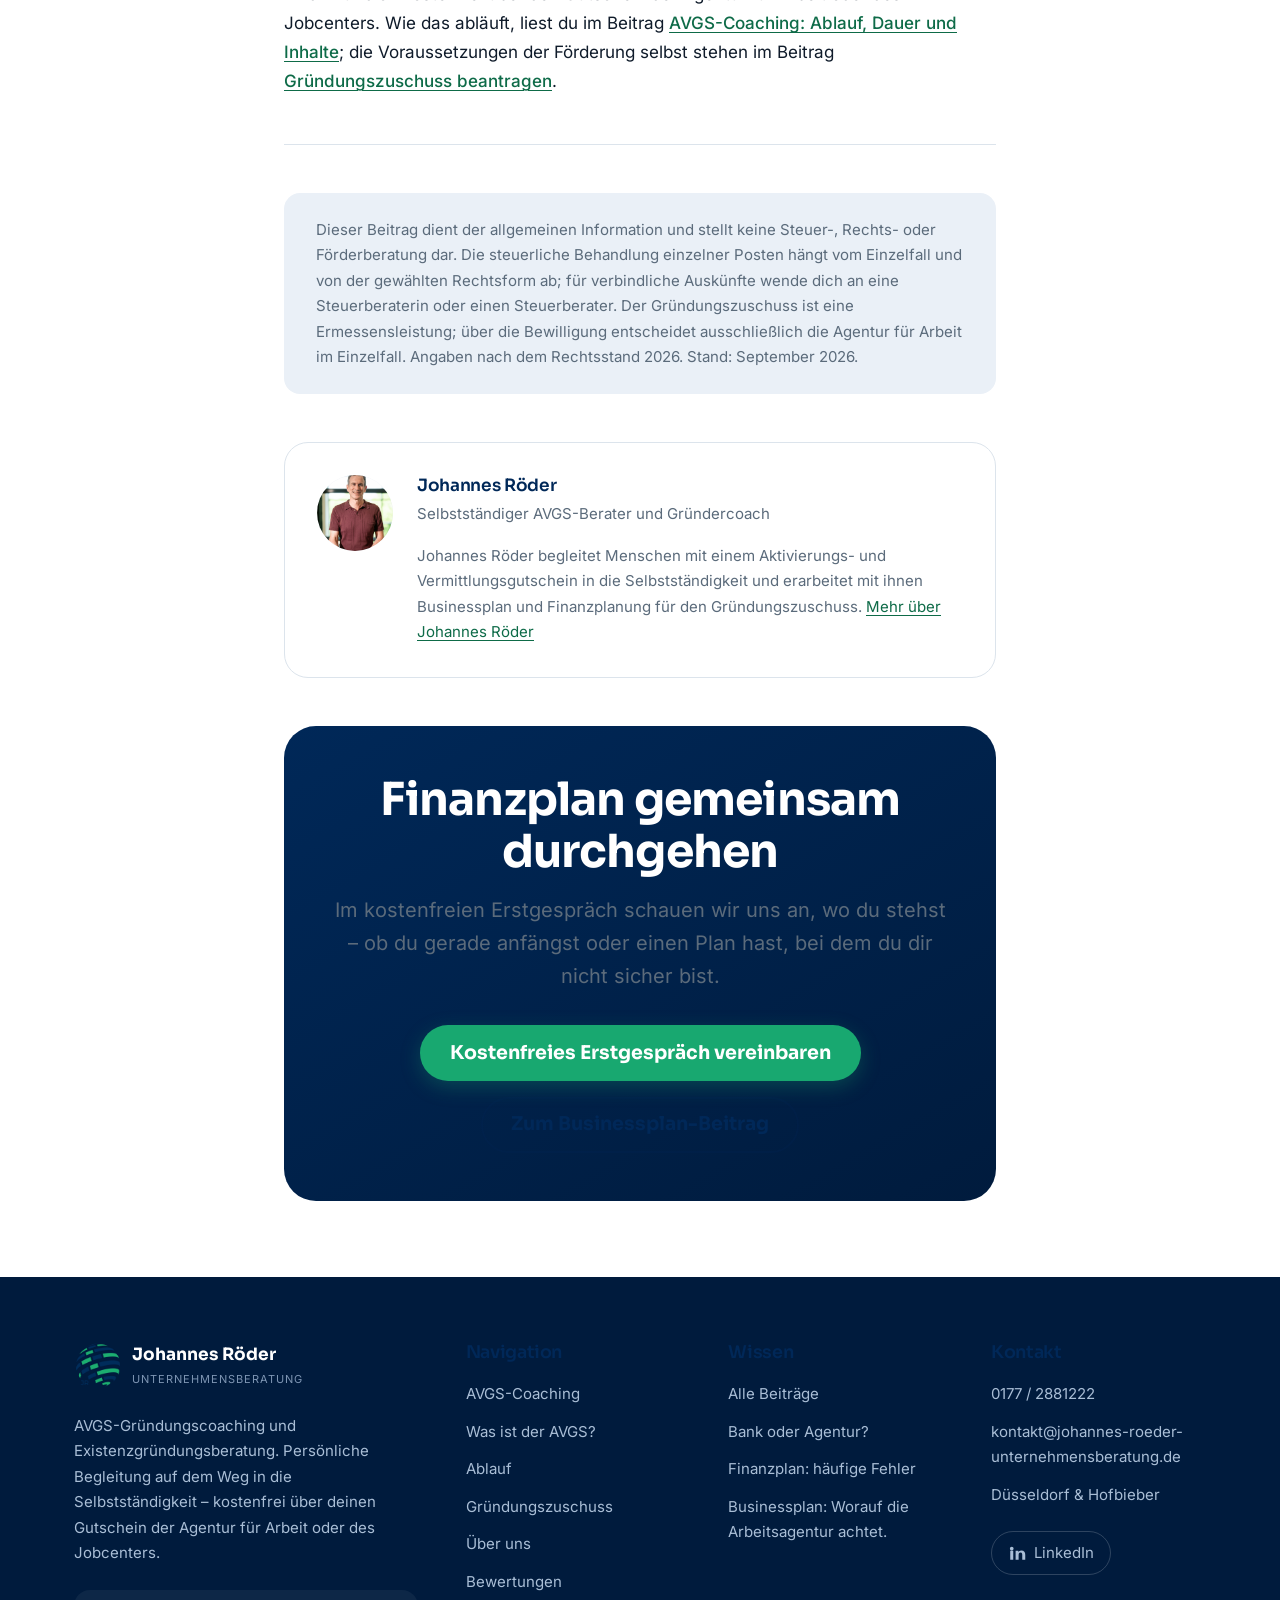
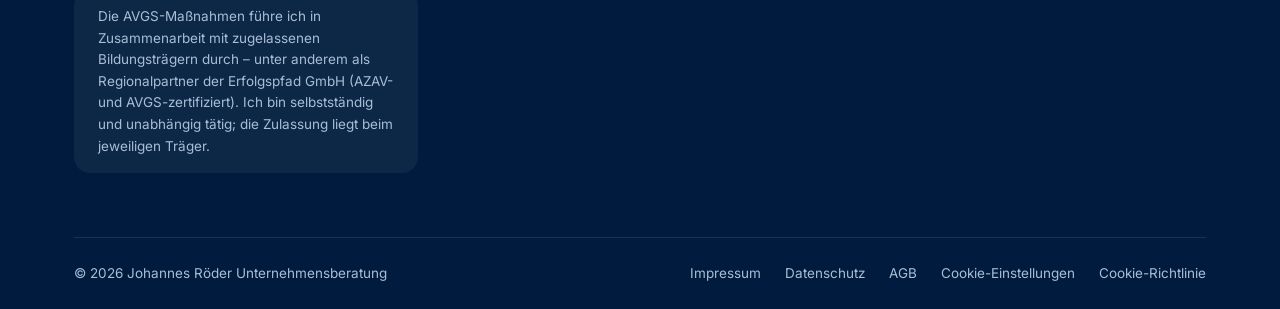
<file: blog/finanzplan-gruendungszuschuss-fehler.html>
<!DOCTYPE html>
<html lang="de">
<head>
<meta charset="utf-8">
<meta name="viewport" content="width=device-width, initial-scale=1">

<title>Finanzplan Gründungszuschuss: die 6 häufigsten Fehler</title>
<meta name="description" content="Unternehmerlohn, Tilgung, Krankenversicherung, Gründungszuschuss: Sechs Fehler, die im Finanzplan für den Gründungszuschuss immer wieder vorkommen – und wie es richtig geht.">
<link rel="canonical" href="https://www.johannes-roeder-unternehmensberatung.de/blog/finanzplan-gruendungszuschuss-fehler.html">
<meta name="robots" content="index, follow, max-image-preview:large, max-snippet:-1">
<meta name="author" content="Johannes Röder">

<meta property="og:type" content="article">
<meta property="og:locale" content="de_DE">
<meta property="og:site_name" content="Johannes Röder – Unternehmensberatung">
<meta property="og:title" content="Finanzplan Gründungszuschuss: die 6 häufigsten Fehler">
<meta property="og:description" content="Unternehmerlohn, Tilgung, Krankenversicherung, Gründungszuschuss: Sechs Fehler, die im Finanzplan immer wieder vorkommen – und wie es richtig geht.">
<meta property="og:url" content="https://www.johannes-roeder-unternehmensberatung.de/blog/finanzplan-gruendungszuschuss-fehler.html">
<meta property="og:image" content="https://www.johannes-roeder-unternehmensberatung.de/assets/img/og-image.png">
<meta name="twitter:card" content="summary_large_image">

<link rel="icon" href="../assets/img/favicon-32x32.png" sizes="32x32" type="image/png">
<link rel="icon" href="../assets/img/favicon-16x16.png" sizes="16x16" type="image/png">
<link rel="apple-touch-icon" href="../assets/img/apple-touch-icon.png">
<link rel="manifest" href="../site.webmanifest">
<meta name="theme-color" content="#002858">

<script>
window.dataLayer = window.dataLayer || [];
function gtag(){dataLayer.push(arguments);}
gtag('consent', 'default', {
  ad_storage: 'denied',
  ad_user_data: 'denied',
  ad_personalization: 'denied',
  analytics_storage: 'denied',
  wait_for_update: 500
});
</script>

<link rel="preload" href="../assets/fonts/inter-latin.woff2" as="font" type="font/woff2" crossorigin>
<link rel="preload" href="../assets/fonts/sora-latin.woff2" as="font" type="font/woff2" crossorigin>
<link rel="stylesheet" href="../assets/css/styles.css">

<script type="application/ld+json">
{
  "@context": "https://schema.org",
  "@graph": [
    {
      "@type": "BlogPosting",
      "@id": "https://www.johannes-roeder-unternehmensberatung.de/blog/finanzplan-gruendungszuschuss-fehler.html#article",
      "headline": "Finanzplan für den Gründungszuschuss: die sechs häufigsten Fehler",
      "description": "Unternehmerlohn, Tilgung, Krankenversicherung, Gründungszuschuss: Sechs Fehler, die im Finanzplan für den Gründungszuschuss immer wieder vorkommen – und wie es richtig geht.",
      "url": "https://www.johannes-roeder-unternehmensberatung.de/blog/finanzplan-gruendungszuschuss-fehler.html",
      "mainEntityOfPage": "https://www.johannes-roeder-unternehmensberatung.de/blog/finanzplan-gruendungszuschuss-fehler.html",
      "datePublished": "2026-09-12",
      "dateModified": "2026-09-12",
      "inLanguage": "de-DE",
      "image": "https://www.johannes-roeder-unternehmensberatung.de/assets/img/og-image.png",
      "keywords": "Finanzplan Gründungszuschuss, Unternehmerlohn, Privatentnahme, Tilgung Betriebsausgabe, Finanzplanung Businessplan, Einzelunternehmen",
      "articleSection": "Förderung",
      "author": {
        "@type": "Person",
        "@id": "https://www.johannes-roeder-unternehmensberatung.de/#johannes-roeder",
        "name": "Johannes Röder",
        "jobTitle": "Selbstständiger AVGS-Berater und Gründercoach",
        "url": "https://www.johannes-roeder-unternehmensberatung.de/#ueber-uns"
      },
      "publisher": {
        "@type": "Organization",
        "@id": "https://www.johannes-roeder-unternehmensberatung.de/#organisation",
        "name": "Johannes Röder Unternehmensberatung",
        "logo": {
          "@type": "ImageObject",
          "url": "https://www.johannes-roeder-unternehmensberatung.de/assets/img/logo.png"
        }
      }
    },
    {
      "@type": "FAQPage",
      "@id": "https://www.johannes-roeder-unternehmensberatung.de/blog/finanzplan-gruendungszuschuss-fehler.html#faq",
      "mainEntity": [
        {
          "@type": "Question",
          "name": "Gehört der Gründungszuschuss in die betriebliche Finanzplanung?",
          "acceptedAnswer": {
            "@type": "Answer",
            "text": "Nein. Der Gründungszuschuss ist eine persönliche Förderung zur Sicherung des Lebensunterhalts, keine Einnahme des Betriebs. Er gehört deshalb in die private Planung. Wer ihn als Betriebseinnahme einrechnet, lässt den Betrieb wirtschaftlicher aussehen, als er ist, und schwächt damit die Begründung des eigenen Antrags."
          }
        },
        {
          "@type": "Question",
          "name": "Ist der Unternehmerlohn eine Betriebsausgabe?",
          "acceptedAnswer": {
            "@type": "Answer",
            "text": "Beim Einzelunternehmen nicht. Was die Inhaberin oder der Inhaber aus dem Betrieb entnimmt, ist eine Privatentnahme nach Steuern und mindert den Gewinn nicht. Bei einer GmbH oder UG ist es anders: Das Geschäftsführergehalt ist Personalaufwand und mindert den Gewinn der Gesellschaft. Bei einer GbR gilt wie beim Einzelunternehmen die Entnahmelogik."
          }
        },
        {
          "@type": "Question",
          "name": "Kann ich Kranken- und Rentenversicherung als Betriebsausgabe ansetzen?",
          "acceptedAnswer": {
            "@type": "Answer",
            "text": "Beim Einzelunternehmen nicht. Die eigene Kranken- und Rentenversicherung ist privat veranlasst und mindert den betrieblichen Gewinn nicht. Steuerlich wirken die Beiträge als Sonderausgaben in der Einkommensteuererklärung. In der Planung gehören sie auf die private Seite, wo sie den Bedarf an Privatentnahmen erhöhen."
          }
        },
        {
          "@type": "Question",
          "name": "Wie werden Kredite im Finanzplan berücksichtigt?",
          "acceptedAnswer": {
            "@type": "Answer",
            "text": "Nur die Zinsen sind Betriebsausgabe und mindern den Gewinn. Die Tilgung ist keine Betriebsausgabe, sondern die Rückzahlung von Kapital. Sie belastet ausschließlich die Liquidität. Deshalb braucht es neben der Gewinnplanung immer eine Liquiditätsplanung, sonst wird der Kapitalbedarf zu niedrig angesetzt."
          }
        },
        {
          "@type": "Question",
          "name": "Wird das Einkommen meines Partners angerechnet?",
          "acceptedAnswer": {
            "@type": "Answer",
            "text": "In die betriebliche Planung gehört es auf keinen Fall, es hat mit dem Betrieb nichts zu tun. In der privaten Planung ist es Teil des Haushaltsbildes. Der Gründungszuschuss ist anders als das Bürgergeld keine bedürftigkeitsabhängige Leistung, es findet also keine Anrechnung wie im SGB II statt."
          }
        },
        {
          "@type": "Question",
          "name": "Müssen Abschreibungen in den Finanzplan?",
          "acceptedAnswer": {
            "@type": "Answer",
            "text": "Ja. Größere Anschaffungen werden nicht im Anschaffungsmonat voll als Aufwand gebucht, sondern über die betriebsgewöhnliche Nutzungsdauer abgeschrieben. Das Geld fließt sofort ab, der Gewinn sinkt dagegen verteilt über mehrere Jahre. Wer das gleichsetzt, plant entweder den Gewinn oder die Liquidität falsch."
          }
        }
      ]
    },
    {
      "@type": "BreadcrumbList",
      "itemListElement": [
        { "@type": "ListItem", "position": 1, "name": "Startseite", "item": "https://www.johannes-roeder-unternehmensberatung.de/" },
        { "@type": "ListItem", "position": 2, "name": "Wissen", "item": "https://www.johannes-roeder-unternehmensberatung.de/blog/" },
        { "@type": "ListItem", "position": 3, "name": "Finanzplan für den Gründungszuschuss", "item": "https://www.johannes-roeder-unternehmensberatung.de/blog/finanzplan-gruendungszuschuss-fehler.html" }
      ]
    }
  ]
}
</script>
</head>

<body>
<a class="skip-link" href="#main">Zum Hauptinhalt springen</a>

<svg class="icon-sprite" aria-hidden="true" focusable="false">
  <defs>
    <symbol id="i-trending" viewBox="0 0 24 24" fill="none" stroke="currentColor" stroke-width="1.8" stroke-linecap="round" stroke-linejoin="round"><path d="M3 17l6-6 4 4 8-8"/><path d="M15 7h6v6"/></symbol>
    <symbol id="i-linkedin" viewBox="0 0 24 24" fill="currentColor"><path d="M4.98 3.5a2.5 2.5 0 1 1 0 5 2.5 2.5 0 0 1 0-5ZM3 9h4v12H3V9Zm7 0h3.8v1.7h.05c.53-.95 1.83-1.95 3.76-1.95C21.6 8.75 23 11 23 14.3V21h-4v-6c0-1.6-.03-3.66-2.25-3.66-2.25 0-2.6 1.73-2.6 3.54V21h-4V9Z"/></symbol>
  </defs>
</svg>

<!-- ===================== HEADER ===================== -->
<header class="site-header">
  <div class="container site-header__inner">
    <a class="brand" href="../index.html" aria-label="Johannes Röder Unternehmensberatung – zur Startseite">
      <img class="brand__logo" src="../assets/img/logo.png" alt="" width="44" height="44" aria-hidden="true">
      <span class="brand__text">
        <span class="brand__name">Johannes Röder</span>
        <span class="brand__tag">Unternehmensberatung</span>
      </span>
    </a>

    <button class="nav-toggle" type="button" aria-expanded="false" aria-controls="primary-nav" aria-label="Menü öffnen">
      <span class="nav-toggle__bars" aria-hidden="true"><span></span><span></span><span></span></span>
    </button>

    <nav class="nav" id="primary-nav" aria-label="Hauptnavigation">
      <ul class="nav__list">
        <li><a class="nav__link" href="../index.html#avgs-coaching">AVGS-Coaching</a></li>
        <li><a class="nav__link" href="../index.html#ablauf">Ablauf</a></li>
        <li><a class="nav__link" href="../index.html#gruendungszuschuss">Gründungszuschuss</a></li>
        <li><a class="nav__link" href="../index.html#ueber-uns">Über uns</a></li>
        <li class="nav__item nav__item--submenu nav__item--active">
          <button type="button" class="nav__link nav__trigger" aria-expanded="false" aria-controls="nav-wissen-submenu" aria-current="page">
            Wissen
            <svg class="nav__chevron" width="14" height="14" viewBox="0 0 24 24" fill="none" stroke="currentColor" stroke-width="2" stroke-linecap="round" stroke-linejoin="round" aria-hidden="true"><path d="m6 9 6 6 6-6"/></svg>
          </button>
          <ul class="nav__submenu" id="nav-wissen-submenu">
            <li><a class="nav__sublink" href="index.html">Alle Beiträge</a></li>
            <li><a class="nav__sublink" href="businessplan-bank-oder-agentur.html">Bank oder Agentur?</a></li>
            <li><a class="nav__sublink" href="avgs-coaching-ablauf-dauer-inhalte.html">AVGS-Coaching: Ablauf</a></li>
            <li><a class="nav__sublink" href="avgs-gutschein-was-ist-das.html">AVGS-Gutschein erklärt</a></li>
            <li><a class="nav__sublink" href="gruendungszuschuss-beantragen.html">Gründungszuschuss beantragen</a></li>
            <li><a class="nav__sublink" href="businessplan-gruendungszuschuss.html">Businessplan: Worauf die Arbeitsagentur achtet.</a></li>
            <li><a class="nav__sublink" href="finanzplan-gruendungszuschuss-fehler.html" aria-current="page">Finanzplan: häufige Fehler</a></li>
          </ul>
        </li>
        <li><a class="nav__link" href="../index.html#kontakt">Kontakt</a></li>
      </ul>
      <a class="btn btn--primary btn--compact" href="../index.html#kontakt">Kostenfreies Erstgespräch</a>
    </nav>
  </div>
</header>

<main id="main">

  <section class="page-hero">
    <div class="container container--narrow">
      <nav class="breadcrumb" aria-label="Brotkrumennavigation">
        <ol>
          <li><a href="../index.html">Startseite</a></li>
          <li><a href="index.html">Wissen</a></li>
          <li aria-current="page">Finanzplan: häufige Fehler</li>
        </ol>
      </nav>
      <p class="post-topic">
        <span class="post-topic__icon" aria-hidden="true">
          <svg width="18" height="18"><use href="#i-trending"/></svg>
        </span>
        Gründungszuschuss
      </p>
      <h1>Finanzplan für den Gründungszuschuss: die sechs häufigsten Fehler</h1>
      <p class="post-meta">
        <span>Von Johannes Röder</span>
        <span>Veröffentlicht am <time datetime="2026-09-12">12. September 2026</time></span>
        <span>Zuletzt aktualisiert: <time datetime="2026-09-12">12. September 2026</time></span>
        <span>ca. 9 Min. Lesezeit</span>
      </p>
    </div>
  </section>

  <section class="section section--white">
    <div class="container container--narrow">
      <nav class="toc" aria-labelledby="toc-titel">
        <h2 id="toc-titel">Inhalt</h2>
        <ol>
          <li><a href="#grundregel">Die Grundregel: zwei Rechnungen, nicht eine</a></li>
          <li><a href="#fehler-1">1. Den Gründungszuschuss als Betriebseinnahme buchen</a></li>
          <li><a href="#fehler-2">2. Den Unternehmerlohn als Personalkosten ansetzen</a></li>
          <li><a href="#fehler-3">3. Kranken- und Rentenversicherung betrieblich verbuchen</a></li>
          <li><a href="#fehler-4">4. Die Tilgung als Betriebsausgabe behandeln</a></li>
          <li><a href="#fehler-5">5. Steuern und Abschreibungen vergessen</a></li>
          <li><a href="#fehler-6">6. Das Einkommen des Partners einrechnen</a></li>
          <li><a href="#checkliste">Kurze Selbstprüfung</a></li>
        </ol>
      </nav>

      <article class="prose mt-8">
        <p class="lead">
          Der Textteil eines Businessplans lässt sich mit Sorgfalt und Zeit gut hinbekommen. Die
          Finanzplanung dagegen ist der Teil, in dem sich Fehler einschleichen, die man selbst
          nicht bemerkt – weil sie nicht nach Fehlern aussehen, sondern nach normaler Rechnung.
          Sechs davon begegnen mir immer wieder. Alle sechs haben denselben Ursprung: Betrieb und
          Privatperson werden vermischt. Und alle sechs lassen sich in wenigen Minuten prüfen.
        </p>

        <h2 id="grundregel">Die Grundregel: zwei Rechnungen, nicht eine</h2>
        <p>
          Bevor es um Einzelheiten geht, die Regel, aus der sich fast alles Weitere ergibt: Ein
          Finanzplan besteht aus <strong>zwei getrennten Rechnungen</strong>.
        </p>
        <ul>
          <li>
            <strong>Die betriebliche Planung</strong> zeigt, was das Unternehmen erwirtschaftet:
            Umsätze minus Betriebsausgaben ergibt den Gewinn.
          </li>
          <li>
            <strong>Die private Planung</strong> zeigt, was du zum Leben brauchst: Miete,
            Versicherungen, Lebenshaltung – und woher dieses Geld kommt.
          </li>
        </ul>
        <p>
          Verbunden sind beide durch genau eine Größe: die <strong>Privatentnahme</strong>. Der
          Betrieb erwirtschaftet einen Gewinn, aus diesem Gewinn entnimmst du, was du privat
          brauchst. Wer diese Trennung konsequent durchhält, macht fünf der sechs folgenden Fehler
          gar nicht erst.
        </p>
        <p>
          Warum die Trennung beim Gründungszuschuss besonders zählt: Die Agentur für Arbeit will
          zwei Dinge sehen – dass der Betrieb deinen Lebensunterhalt in den ersten Monaten noch
          nicht trägt und dass er es danach tut. Beides ist nur ablesbar, wenn betrieblich und
          privat sauber getrennt sind. Mehr dazu im Beitrag
          <a href="businessplan-gruendungszuschuss.html">Businessplan für den Gründungszuschuss</a>.
        </p>

        <h2 id="fehler-1">1. Den Gründungszuschuss als Betriebseinnahme buchen</h2>
        <p>
          Der Klassiker, und der folgenreichste. Der Gründungszuschuss ist eine
          <strong>persönliche Förderung zur Sicherung deines Lebensunterhalts</strong>. Er ist
          kein Umsatz, kein Zuschuss an den Betrieb und keine Betriebseinnahme. In der
          betrieblichen Planung hat er nichts zu suchen – er gehört auf die private Seite, neben
          andere Mittel, aus denen du in der Startphase lebst.
        </p>
        <p>
          Der Fehler ist besonders ärgerlich, weil er sich gegen den Antragsteller richtet. Wer den
          Zuschuss in die betriebliche Rechnung nimmt, lässt seinen Betrieb wirtschaftlicher
          aussehen, als er ist. Auf dem Papier steht dann ein Unternehmen, das von Anfang an trägt –
          und damit die Aussage: Förderung eigentlich nicht nötig. Genau das Gegenteil dessen, was
          der Plan zeigen soll.
        </p>

        <h2 id="fehler-2">2. Den Unternehmerlohn als Personalkosten ansetzen</h2>
        <p>
          Hier liegt der größte Unterschied zwischen den Rechtsformen, und er wird fast immer
          übersehen.
        </p>
        <p>
          <strong>Beim Einzelunternehmen</strong> gibt es keinen Unternehmerlohn im Sinne eines
          Gehalts. Du kannst dich nicht selbst anstellen. Was du aus dem Betrieb herausnimmst, ist
          eine <strong>Privatentnahme</strong> – sie erfolgt aus dem Gewinn <em>nach</em> Steuern
          und <strong>mindert den Gewinn nicht</strong>. Wer sich ein „Geschäftsführergehalt" in
          die Kostenaufstellung schreibt, rechnet seinen Gewinn künstlich klein und zahlt am Ende
          Steuern auf einen Gewinn, den er in der Planung gar nicht ausgewiesen hat.
        </p>
        <p>
          <strong>Bei einer GmbH oder UG</strong> ist es umgekehrt. Die Gesellschaft ist eine
          eigene juristische Person, mit der du einen Anstellungsvertrag schließt. Dein
          Geschäftsführergehalt ist dann <strong>Personalaufwand</strong> und mindert den Gewinn
          der Gesellschaft – inklusive Arbeitgeberanteilen zur Sozialversicherung, sofern du
          sozialversicherungspflichtig angestellt bist.
        </p>
        <p>
          <strong>Bei einer GbR</strong> gilt die Entnahmelogik des Einzelunternehmens: Die
          Gesellschafter entnehmen aus dem Gewinn, es entsteht kein gewinnmindernder Lohn.
        </p>
        <blockquote>
          <p>
            <strong>Merksatz:</strong> Bei Einzelunternehmen und GbR entnimmst du vom Gewinn, bei
            GmbH und UG bezahlst du dich vor dem Gewinn. Wer die Rechtsform wechselt, muss den
            Finanzplan umbauen – nicht nur die Rechtsform im Deckblatt ändern.
          </p>
        </blockquote>

        <h2 id="fehler-3">3. Kranken- und Rentenversicherung betrieblich verbuchen</h2>
        <p>
          Dieselbe Logik, anderer Posten. Deine eigene Kranken-, Pflege- und Rentenversicherung ist
          beim Einzelunternehmen <strong>privat veranlasst</strong>. Diese Beiträge sind keine
          Betriebsausgaben und mindern den betrieblichen Gewinn nicht – auch wenn sie sich für dich
          wie unvermeidbare Kosten der Selbstständigkeit anfühlen.
        </p>
        <p>
          Steuerlich verschwinden sie deshalb nicht: Sie wirken als <strong>Sonderausgaben</strong>
          in deiner Einkommensteuererklärung. In der Planung gehören sie aber auf die private
          Seite, wo sie deinen Bedarf an Privatentnahmen erhöhen. Und dort sind sie wichtig, denn
          gerade die Krankenversicherung ist für viele Selbstständige der größte private Fixposten.
        </p>
        <p>
          Nicht zu verwechseln: Betriebliche Versicherungen wie eine Betriebshaftpflicht oder eine
          Berufshaftpflicht sind sehr wohl Betriebsausgaben. Die Frage ist immer, ob die
          Versicherung den Betrieb schützt oder dich als Person.
        </p>

        <h2 id="fehler-4">4. Die Tilgung als Betriebsausgabe behandeln</h2>
        <p>
          Wer einen Kredit aufnimmt, zahlt monatlich eine Rate. Diese Rate besteht aus zwei Teilen,
          die völlig unterschiedlich behandelt werden:
        </p>
        <ul>
          <li><strong>Die Zinsen</strong> sind Betriebsausgabe und mindern den Gewinn.</li>
          <li>
            <strong>Die Tilgung</strong> ist keine Betriebsausgabe. Du zahlst geliehenes Kapital
            zurück – das ist kein Aufwand, sondern eine Vermögensumschichtung.
          </li>
        </ul>
        <p>
          Trotzdem ist die Tilgung natürlich weg. Sie belastet deine <strong>Liquidität</strong>
          in voller Höhe. Genau deshalb reicht eine reine Gewinnplanung nicht: Du brauchst
          zusätzlich eine <strong>Liquiditätsplanung</strong>, die zeigt, wann welches Geld
          tatsächlich fließt. Ein Betrieb kann Gewinn ausweisen und trotzdem zahlungsunfähig sein –
          und umgekehrt.
        </p>
        <p>
          Verwandter Punkt, der zur Liquidität gehört: <strong>Zahlungsziele</strong>. Wenn du im
          März eine Rechnung schreibst, die im Mai bezahlt wird, entsteht der Umsatz im März, das
          Geld kommt im Mai. In der Anlaufphase ist dieser Versatz oft der eigentliche Grund für
          den Finanzierungsbedarf.
        </p>

        <h2 id="fehler-5">5. Steuern und Abschreibungen vergessen</h2>
        <p>
          Zwei Posten, die in selbstgebauten Plänen regelmäßig fehlen – beide, weil sie im ersten
          Jahr noch nicht spürbar sind.
        </p>
        <p>
          <strong>Steuern.</strong> Die Einkommensteuer ist keine Betriebsausgabe, sondern eine
          persönliche Steuer auf deinen Gewinn – sie gehört in die private Planung, muss dort aber
          unbedingt auftauchen. Wer sie vergisst, plant Privatentnahmen, die er später nicht halten
          kann. Ein verbreiteter Stolperstein ist außerdem die
          <strong>Einkommensteuervorauszahlung</strong>: Sie setzt oft erst mit Verzögerung ein und
          trifft dann gleich mit einer Nachzahlung für das Vorjahr zusammen. Die Gewerbesteuer
          wiederum betrifft Gewerbebetriebe – Freiberuflerinnen und Freiberufler zahlen sie nicht,
          und für Einzelunternehmen und Personengesellschaften gilt ein Freibetrag, unter dem viele
          kleine Gründungen anfangs bleiben.
        </p>
        <p>
          <strong>Abschreibungen.</strong> Größere Anschaffungen – Fahrzeug, Maschine, Ausstattung –
          werden nicht im Anschaffungsmonat voll als Aufwand gebucht, sondern über ihre
          betriebsgewöhnliche Nutzungsdauer verteilt abgeschrieben. Praktisch heißt das: Das Geld
          ist sofort weg, der Gewinn sinkt aber nur langsam. Wer beides gleichsetzt, plant entweder
          den Gewinn zu niedrig oder den Kapitalbedarf zu gering. Auch hier hilft die Trennung von
          Gewinn- und Liquiditätsrechnung.
        </p>

        <h2 id="fehler-6">6. Das Einkommen des Partners einrechnen</h2>
        <p>
          In die <strong>betriebliche</strong> Planung gehört das Einkommen von Partnerin oder
          Partner unter keinen Umständen – es hat mit dem Betrieb nichts zu tun und verfälscht das
          Bild vollständig. In der <strong>privaten</strong> Planung ist es dagegen Teil des
          Haushaltsbildes und darf dort stehen.
        </p>
        <p>
          Eine Sorge, die ich in diesem Zusammenhang oft höre, lässt sich ausräumen: Der
          Gründungszuschuss ist – anders als das Bürgergeld – <strong>keine
          bedürftigkeitsabhängige Leistung</strong>. Eine Anrechnung von Haushaltseinkommen wie im
          SGB II findet nicht statt. Er knüpft an deinen Anspruch auf Arbeitslosengeld I an, nicht
          an die finanzielle Lage deines Haushalts.
        </p>

        <h2 id="checkliste">Kurze Selbstprüfung</h2>
        <p>
          Wenn du deinen Plan fertig hast, geh diese sechs Fragen durch. Jedes „nein" ist ein
          Hinweis, dass eine Zeile am falschen Platz steht:
        </p>
        <ol>
          <li>Steht der Gründungszuschuss ausschließlich in der privaten Planung?</li>
          <li>Ist mein Unternehmerlohn als Privatentnahme dargestellt – und nicht als Kostenposten (außer bei GmbH/UG)?</li>
          <li>Stehen Kranken- und Rentenversicherung auf der privaten Seite?</li>
          <li>Sind bei Krediten nur die Zinsen als Ausgabe erfasst, die Tilgung dagegen nur in der Liquidität?</li>
          <li>Tauchen Einkommensteuer und Abschreibungen überhaupt auf?</li>
          <li>Ist die betriebliche Planung frei von Partnereinkommen?</li>
        </ol>
        <p>
          Und eine siebte Frage, die formal ist, aber genauso oft danebengeht: Läuft die Planung
          über <strong>drei volle Kalenderjahre auf Monatsbasis</strong> – Rumpfgeschäftsjahr plus
          zwei Jahre, mit Jahreszusammenfassung – und sind die Monate mit echten Namen benannt
          statt mit „Monat 1, 2, 3"?
        </p>

        <h2>Wo ich ansetze</h2>
        <p>
          Keiner dieser Punkte ist kompliziert, wenn man ihn einmal verstanden hat. Schwierig ist
          nur, sie beim ersten eigenen Finanzplan zu kennen – sie stehen in keiner Vorlage, und
          Tabellenprogramme rechnen jede falsche Zeile genauso brav durch wie eine richtige.
        </p>
        <p>
          Im <a href="../index.html#avgs-coaching">AVGS-Gründungscoaching</a> bauen wir deine
          Finanzplanung gemeinsam auf, gehen die Annahmen einzeln durch und bringen sie in die
          Form, die für den Antrag gebraucht wird – für dich kostenfrei über den Gutschein der
          Agentur für Arbeit oder des Jobcenters. Wie das abläuft, liest du im Beitrag
          <a href="avgs-coaching-ablauf-dauer-inhalte.html">AVGS-Coaching: Ablauf, Dauer und
          Inhalte</a>; die Voraussetzungen der Förderung selbst stehen im Beitrag
          <a href="gruendungszuschuss-beantragen.html">Gründungszuschuss beantragen</a>.
        </p>

        <hr>

        <p class="note">
          Dieser Beitrag dient der allgemeinen Information und stellt keine Steuer-, Rechts- oder
          Förderberatung dar. Die steuerliche Behandlung einzelner Posten hängt vom Einzelfall und
          von der gewählten Rechtsform ab; für verbindliche Auskünfte wende dich an eine
          Steuerberaterin oder einen Steuerberater. Der Gründungszuschuss ist eine
          Ermessensleistung; über die Bewilligung entscheidet ausschließlich die Agentur für Arbeit
          im Einzelfall. Angaben nach dem Rechtsstand 2026. Stand: September 2026.
        </p>
      </article>

      <!-- Autorenkennzeichnung (E-E-A-T) -->
      <aside class="author-box">
        <img src="../assets/img/J_Roeder_AVGS_Beratung.png" width="76" height="76"
             alt="Johannes Röder, selbstständiger AVGS-Berater und Gründercoach" loading="lazy" decoding="async">
        <div>
          <h3>Johannes Röder</h3>
          <p class="text-muted text-sm">Selbstständiger AVGS-Berater und Gründercoach</p>
          <p>
            Johannes Röder begleitet Menschen mit einem Aktivierungs- und Vermittlungsgutschein in
            die Selbstständigkeit und erarbeitet mit ihnen Businessplan und Finanzplanung für den
            Gründungszuschuss. <a href="../index.html#ueber-uns">Mehr über Johannes Röder</a>
          </p>
        </div>
      </aside>

      <div class="cta-band">
        <h2>Finanzplan gemeinsam durchgehen</h2>
        <p class="lead">
          Im kostenfreien Erstgespräch schauen wir uns an, wo du stehst – ob du gerade anfängst
          oder einen Plan hast, bei dem du dir nicht sicher bist.
        </p>
        <div class="btn-row">
          <a class="btn btn--primary" href="../index.html#kontakt">Kostenfreies Erstgespräch vereinbaren</a>
          <a class="btn btn--secondary" href="businessplan-gruendungszuschuss.html">Zum Businessplan-Beitrag</a>
        </div>
      </div>
    </div>
  </section>

</main>

<!-- ===================== FOOTER ===================== -->
<footer class="site-footer">
  <div class="container">
    <div class="footer__top">
      <div>
        <div class="footer__brand">
          <img src="../assets/img/logo.png" alt="" width="46" height="46" aria-hidden="true">
          <span>
            <span class="footer__brand-name">Johannes Röder</span>
            <span class="footer__brand-tag">Unternehmensberatung</span>
          </span>
        </div>
        <p>
          AVGS-Gründungscoaching und Existenzgründungsberatung. Persönliche Begleitung auf dem
          Weg in die Selbstständigkeit – kostenfrei über deinen Gutschein der Agentur für Arbeit
          oder des Jobcenters.
        </p>
        <p class="footer__partner">
          Die AVGS-Maßnahmen führe ich in Zusammenarbeit mit zugelassenen Bildungsträgern durch –
          unter anderem als Regionalpartner der Erfolgspfad GmbH (AZAV- und AVGS-zertifiziert).
          Ich bin selbstständig und unabhängig tätig; die Zulassung liegt beim jeweiligen Träger.
        </p>
      </div>

      <div>
        <h4>Navigation</h4>
        <ul class="footer__list">
          <li><a href="../index.html#avgs-coaching">AVGS-Coaching</a></li>
          <li><a href="../index.html#avgs-erklaerung">Was ist der AVGS?</a></li>
          <li><a href="../index.html#ablauf">Ablauf</a></li>
          <li><a href="../index.html#gruendungszuschuss">Gründungszuschuss</a></li>
          <li><a href="../index.html#ueber-uns">Über uns</a></li>
          <li><a href="../index.html#bewertungen">Bewertungen</a></li>
        </ul>
      </div>

      <div>
        <h4>Wissen</h4>
        <ul class="footer__list">
          <li><a href="index.html">Alle Beiträge</a></li>
          <li><a href="businessplan-bank-oder-agentur.html">Bank oder Agentur?</a></li>
          <li><a href="finanzplan-gruendungszuschuss-fehler.html">Finanzplan: häufige Fehler</a></li>
          <li><a href="businessplan-gruendungszuschuss.html">Businessplan: Worauf die Arbeitsagentur achtet.</a></li>
        </ul>
      </div>

      <div>
        <h4>Kontakt</h4>
        <ul class="footer__list">
          <li><a href="tel:+491772881222">0177 / 2881222</a></li>
          <li><a href="mailto:kontakt@johannes-roeder-unternehmensberatung.de">kontakt@johannes-roeder-<wbr>unternehmensberatung.de</a></li>
          <li>Düsseldorf &amp; Hofbieber</li>
        </ul>
        <p class="mt-5">
          <a class="social-link" href="https://www.linkedin.com/in/johannes-r%C3%B6der/" rel="noopener noreferrer" target="_blank">
            <svg width="18" height="18" aria-hidden="true"><use href="#i-linkedin"/></svg>
            LinkedIn
          </a>
        </p>
      </div>
    </div>

    <div class="footer__bottom">
      <p>&copy; <span id="current-year">2026</span> Johannes Röder Unternehmensberatung</p>
      <ul class="footer__legal">
        <li><a href="../impressum.html">Impressum</a></li>
        <li><a href="../datenschutz.html">Datenschutz</a></li>
        <li><a href="../agb.html">AGB</a></li>
        <li><button type="button" class="footer__legal-link" data-cookie-settings>Cookie-Einstellungen</button></li>
        <li><a href="../cookie-richtlinie.html">Cookie-Richtlinie</a></li>
      </ul>
    </div>
  </div>
</footer>

<script src="../assets/js/main.js" defer data-gtm-id="" data-policy-href="../cookie-richtlinie.html"></script>
</body>
</html>
</file>
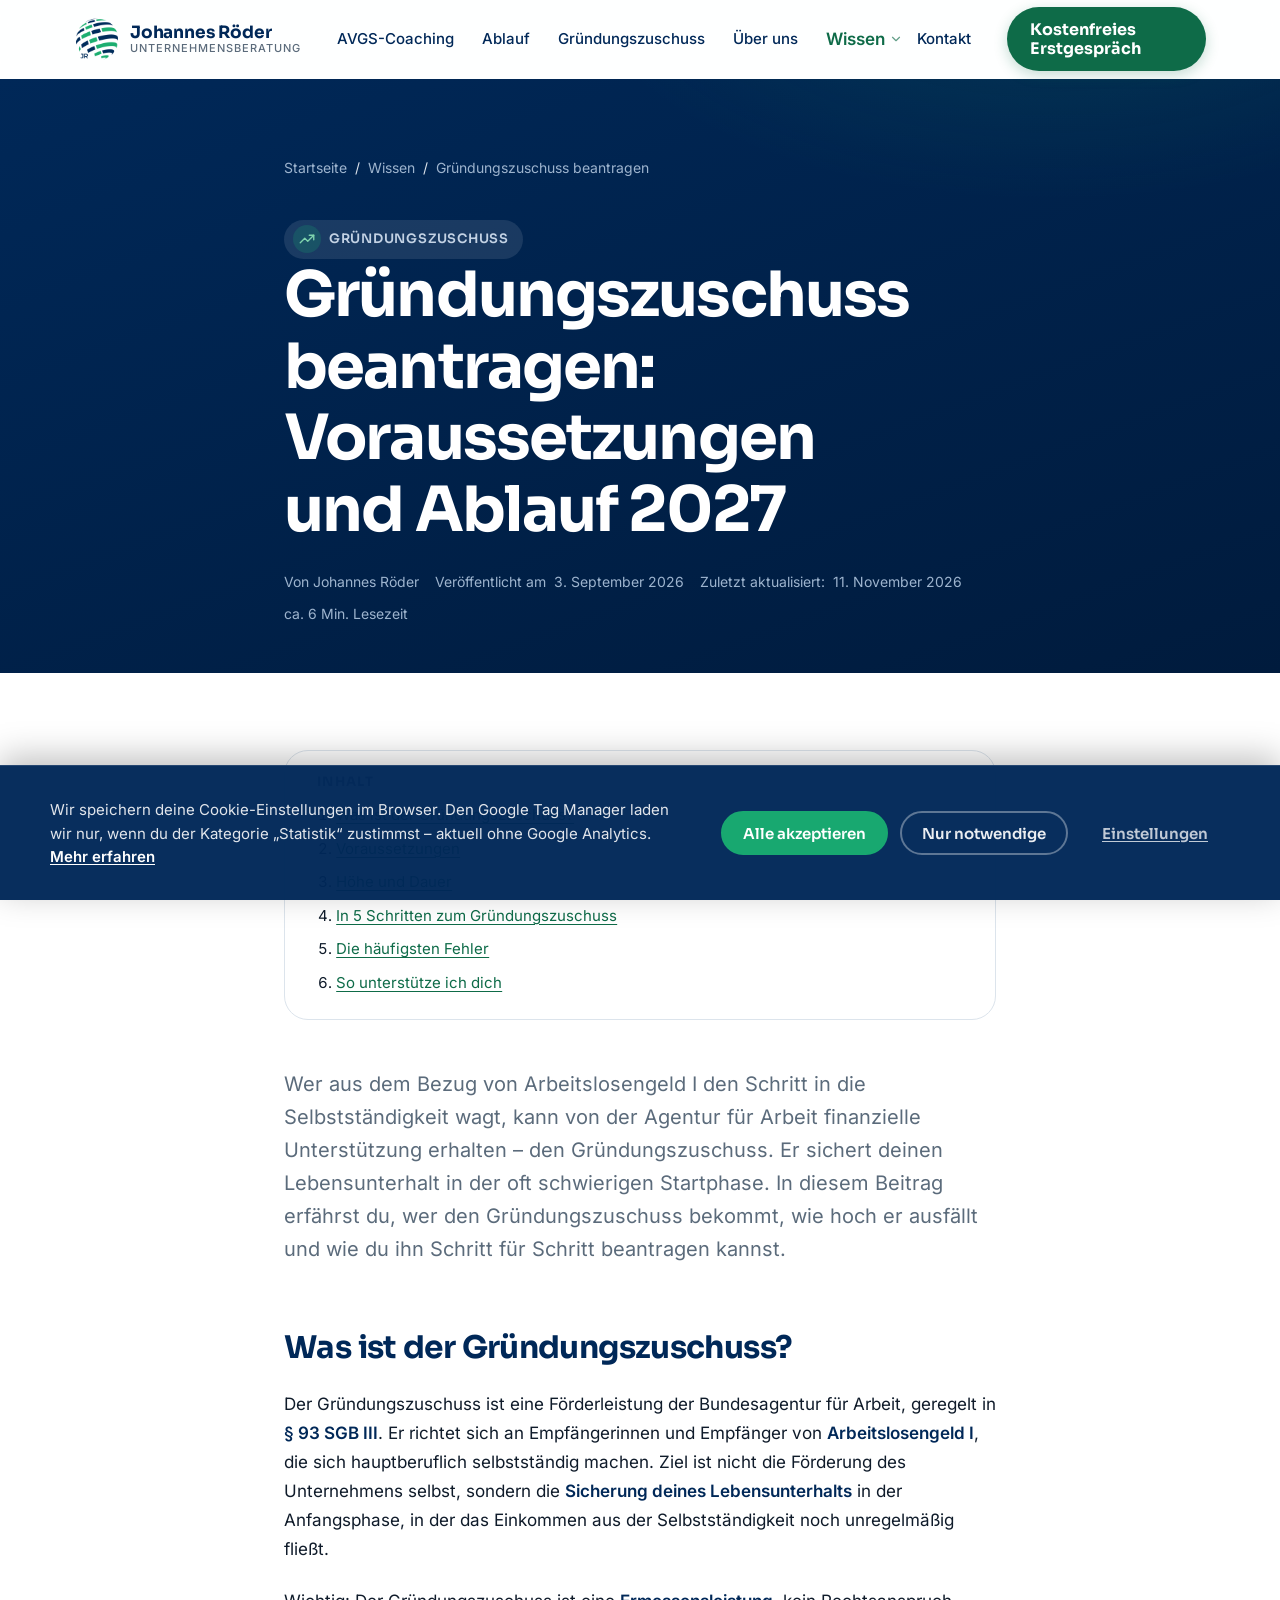
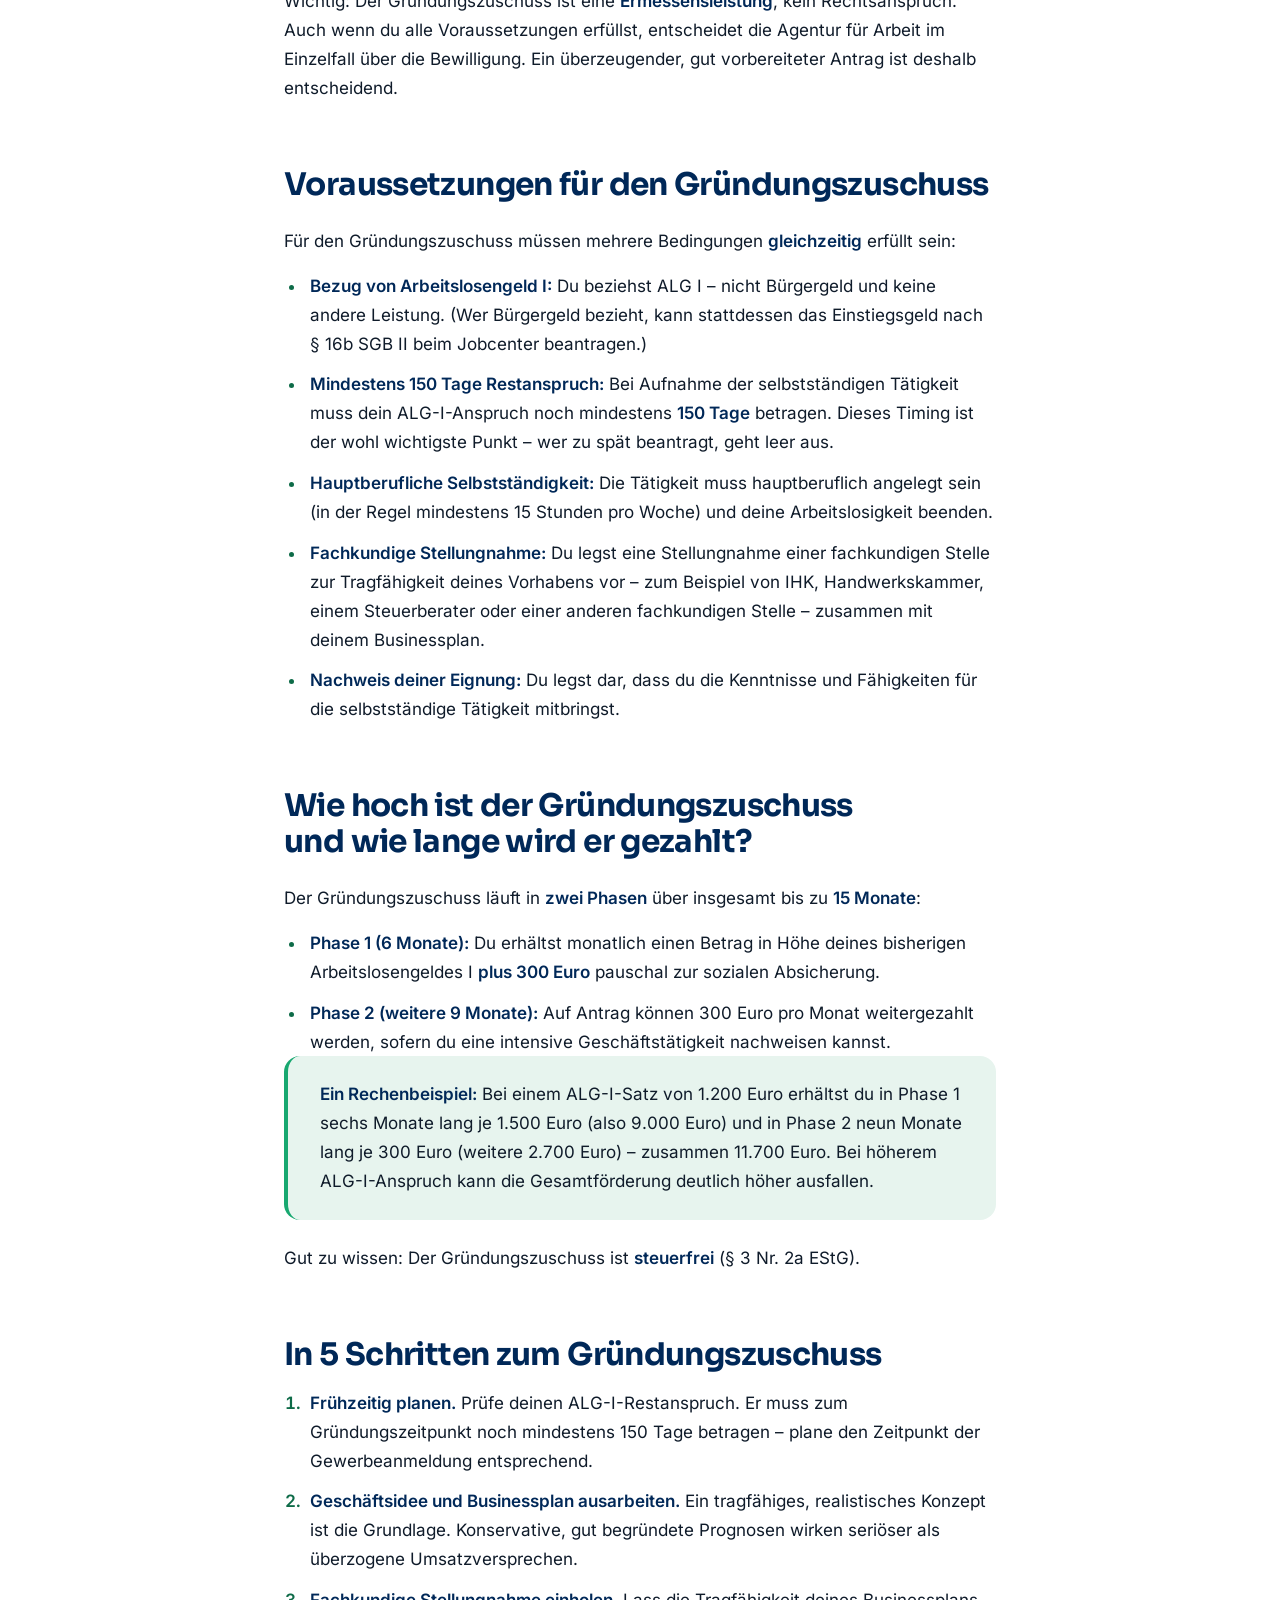
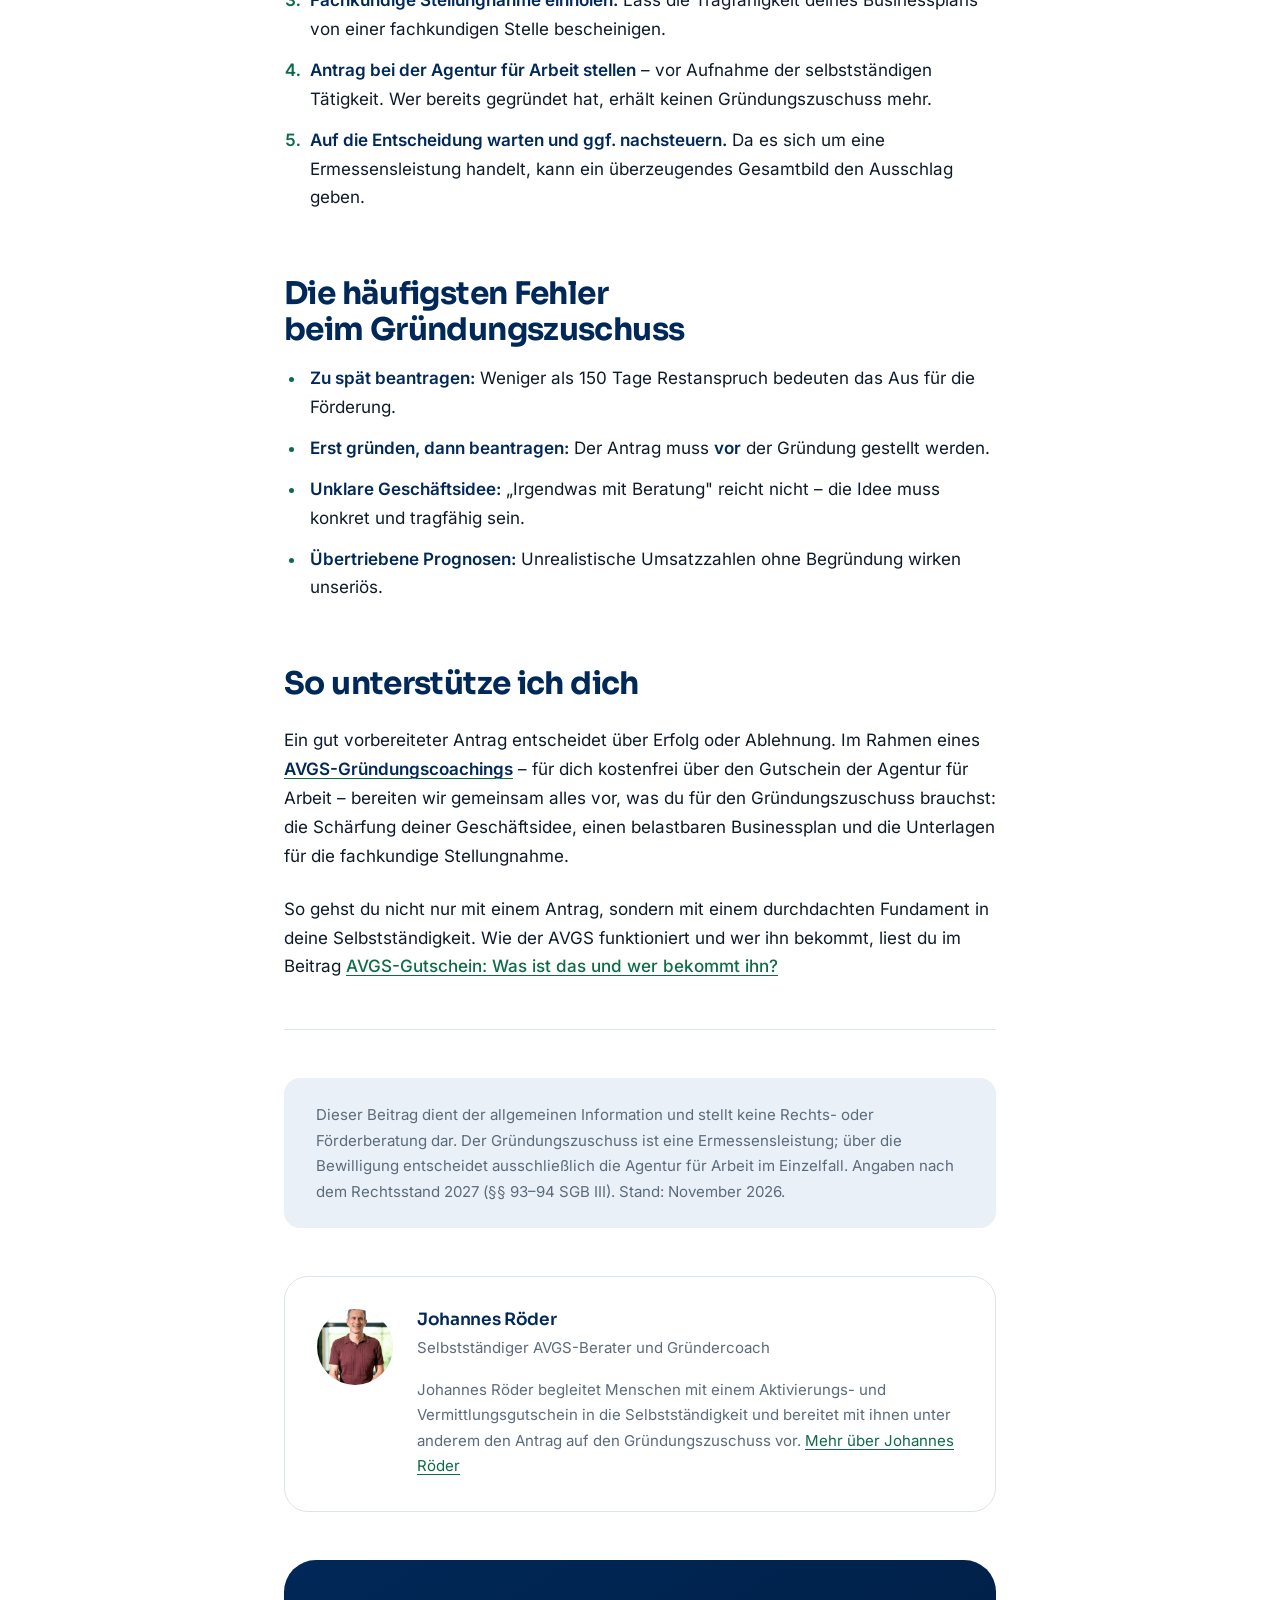
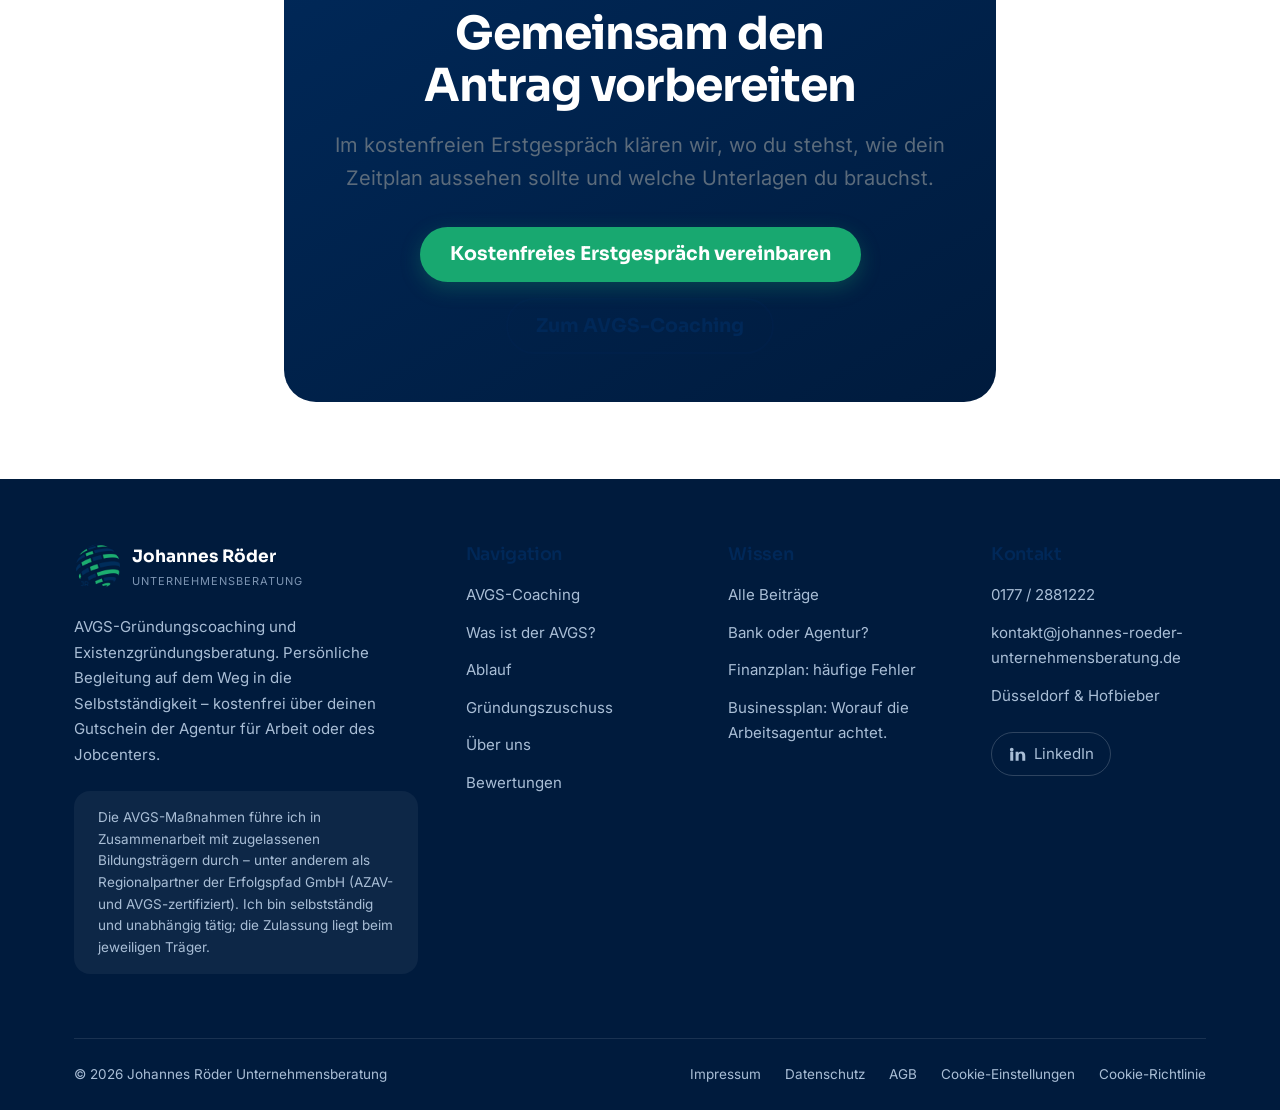
<file: blog/gruendungszuschuss-beantragen.html>
<!DOCTYPE html>
<html lang="de">
<head>
<meta charset="utf-8">
<meta name="viewport" content="width=device-width, initial-scale=1">

<title>Gründungszuschuss beantragen: Voraussetzungen &amp; Ablauf</title>
<meta name="description" content="Gründungszuschuss nach § 93 SGB III: Wer ihn bekommt, wie hoch er ist und wie du ihn 2027 richtig bei der Agentur für Arbeit beantragst.">
<link rel="canonical" href="https://www.johannes-roeder-unternehmensberatung.de/blog/gruendungszuschuss-beantragen.html">
<meta name="robots" content="index, follow, max-image-preview:large, max-snippet:-1">
<meta name="author" content="Johannes Röder">
<meta name="keywords" content="gründungszuschuss beantragen, agentur für arbeit gründungszuschuss, antrag gründungszuschuss agentur für arbeit, gründungszuschuss voraussetzungen, gründungszuschuss 2027">

<meta property="og:type" content="article">
<meta property="og:locale" content="de_DE">
<meta property="og:site_name" content="Johannes Röder – Unternehmensberatung">
<meta property="og:title" content="Gründungszuschuss beantragen: Voraussetzungen und Ablauf 2027">
<meta property="og:description" content="Gründungszuschuss nach § 93 SGB III: Voraussetzungen, Höhe, Dauer und der richtige Weg zum Antrag bei der Agentur für Arbeit.">
<meta property="og:url" content="https://www.johannes-roeder-unternehmensberatung.de/blog/gruendungszuschuss-beantragen.html">
<meta property="og:image" content="https://www.johannes-roeder-unternehmensberatung.de/assets/img/og-image.png">
<meta property="article:published_time" content="2026-09-03">
<meta property="article:modified_time" content="2026-11-11">
<meta property="article:author" content="Johannes Röder">
<meta name="twitter:card" content="summary_large_image">

<link rel="icon" href="../assets/img/favicon-32x32.png" sizes="32x32" type="image/png">
<link rel="icon" href="../assets/img/favicon-16x16.png" sizes="16x16" type="image/png">
<link rel="apple-touch-icon" href="../assets/img/apple-touch-icon.png">
<link rel="manifest" href="../site.webmanifest">
<meta name="theme-color" content="#002858">

<script>
window.dataLayer = window.dataLayer || [];
function gtag(){dataLayer.push(arguments);}
gtag('consent', 'default', {
  ad_storage: 'denied',
  ad_user_data: 'denied',
  ad_personalization: 'denied',
  analytics_storage: 'denied',
  wait_for_update: 500
});
</script>

<link rel="preload" href="../assets/fonts/inter-latin.woff2" as="font" type="font/woff2" crossorigin>
<link rel="preload" href="../assets/fonts/sora-latin.woff2" as="font" type="font/woff2" crossorigin>
<link rel="stylesheet" href="../assets/css/styles.css">

<script type="application/ld+json">
{
  "@context": "https://schema.org",
  "@graph": [
    {
      "@type": "BlogPosting",
      "@id": "https://www.johannes-roeder-unternehmensberatung.de/blog/gruendungszuschuss-beantragen.html#article",
      "headline": "Gründungszuschuss beantragen: Voraussetzungen und Ablauf 2027",
      "description": "Gründungszuschuss nach § 93 SGB III: Wer ihn bekommt, wie hoch er ist, welche Voraussetzungen gelten und wie du ihn 2027 richtig bei der Agentur für Arbeit beantragen kannst.",
      "url": "https://www.johannes-roeder-unternehmensberatung.de/blog/gruendungszuschuss-beantragen.html",
      "mainEntityOfPage": "https://www.johannes-roeder-unternehmensberatung.de/blog/gruendungszuschuss-beantragen.html",
      "datePublished": "2026-09-03",
      "dateModified": "2026-11-11",
      "inLanguage": "de-DE",
      "image": "https://www.johannes-roeder-unternehmensberatung.de/assets/img/og-image.png",
      "keywords": "Gründungszuschuss, Gründungszuschuss beantragen, Agentur für Arbeit, § 93 SGB III, Existenzgründung",
      "articleSection": "Förderung",
      "author": {
        "@type": "Person",
        "@id": "https://www.johannes-roeder-unternehmensberatung.de/#johannes-roeder",
        "name": "Johannes Röder",
        "jobTitle": "Selbstständiger AVGS-Berater und Gründercoach",
        "url": "https://www.johannes-roeder-unternehmensberatung.de/#ueber-uns"
      },
      "publisher": {
        "@type": "Organization",
        "@id": "https://www.johannes-roeder-unternehmensberatung.de/#organisation",
        "name": "Johannes Röder Unternehmensberatung",
        "logo": {
          "@type": "ImageObject",
          "url": "https://www.johannes-roeder-unternehmensberatung.de/assets/img/logo.png"
        }
      }
    },
    {
      "@type": "BreadcrumbList",
      "itemListElement": [
        { "@type": "ListItem", "position": 1, "name": "Startseite", "item": "https://www.johannes-roeder-unternehmensberatung.de/" },
        { "@type": "ListItem", "position": 2, "name": "Wissen", "item": "https://www.johannes-roeder-unternehmensberatung.de/blog/" },
        { "@type": "ListItem", "position": 3, "name": "Gründungszuschuss beantragen: Voraussetzungen und Ablauf 2027", "item": "https://www.johannes-roeder-unternehmensberatung.de/blog/gruendungszuschuss-beantragen.html" }
      ]
    }
  ]
}
</script>
</head>

<body>
<a class="skip-link" href="#main">Zum Hauptinhalt springen</a>

<svg class="icon-sprite" aria-hidden="true" focusable="false">
  <defs>
    <symbol id="i-trending" viewBox="0 0 24 24" fill="none" stroke="currentColor" stroke-width="1.8" stroke-linecap="round" stroke-linejoin="round"><path d="M3 17l6-6 4 4 8-8"/><path d="M15 7h6v6"/></symbol>
    <symbol id="i-linkedin" viewBox="0 0 24 24" fill="currentColor"><path d="M4.98 3.5a2.5 2.5 0 1 1 0 5 2.5 2.5 0 0 1 0-5ZM3 9h4v12H3V9Zm7 0h3.8v1.7h.05c.53-.95 1.83-1.95 3.76-1.95C21.6 8.75 23 11 23 14.3V21h-4v-6c0-1.6-.03-3.66-2.25-3.66-2.25 0-2.6 1.73-2.6 3.54V21h-4V9Z"/></symbol>
  </defs>
</svg>

<!-- ===================== HEADER ===================== -->
<header class="site-header">
  <div class="container site-header__inner">
    <a class="brand" href="../index.html" aria-label="Johannes Röder Unternehmensberatung – zur Startseite">
      <img class="brand__logo" src="../assets/img/logo.png" alt="" width="44" height="44" aria-hidden="true">
      <span class="brand__text">
        <span class="brand__name">Johannes Röder</span>
        <span class="brand__tag">Unternehmensberatung</span>
      </span>
    </a>

    <button class="nav-toggle" type="button" aria-expanded="false" aria-controls="primary-nav" aria-label="Menü öffnen">
      <span class="nav-toggle__bars" aria-hidden="true"><span></span><span></span><span></span></span>
    </button>

    <nav class="nav" id="primary-nav" aria-label="Hauptnavigation">
      <ul class="nav__list">
        <li><a class="nav__link" href="../index.html#avgs-coaching">AVGS-Coaching</a></li>
        <li><a class="nav__link" href="../index.html#ablauf">Ablauf</a></li>
        <li><a class="nav__link" href="../index.html#gruendungszuschuss">Gründungszuschuss</a></li>
        <li><a class="nav__link" href="../index.html#ueber-uns">Über uns</a></li>
        <li class="nav__item nav__item--submenu nav__item--active">
          <button type="button" class="nav__link nav__trigger" aria-expanded="false" aria-controls="nav-wissen-submenu" aria-current="page">
            Wissen
            <svg class="nav__chevron" width="14" height="14" viewBox="0 0 24 24" fill="none" stroke="currentColor" stroke-width="2" stroke-linecap="round" stroke-linejoin="round" aria-hidden="true"><path d="m6 9 6 6 6-6"/></svg>
          </button>
          <ul class="nav__submenu" id="nav-wissen-submenu">
            <li><a class="nav__sublink" href="index.html">Alle Beiträge</a></li>
            <li><a class="nav__sublink" href="businessplan-bank-oder-agentur.html">Bank oder Agentur?</a></li>
            <li><a class="nav__sublink" href="avgs-coaching-ablauf-dauer-inhalte.html">AVGS-Coaching: Ablauf</a></li>
            <li><a class="nav__sublink" href="avgs-gutschein-was-ist-das.html">AVGS-Gutschein erklärt</a></li>
            <li><a class="nav__sublink" href="gruendungszuschuss-beantragen.html" aria-current="page">Gründungszuschuss beantragen</a></li>
            <li><a class="nav__sublink" href="businessplan-gruendungszuschuss.html">Businessplan: Worauf die Arbeitsagentur achtet.</a></li>
            <li><a class="nav__sublink" href="finanzplan-gruendungszuschuss-fehler.html">Finanzplan: häufige Fehler</a></li>
          </ul>
        </li>
        <li><a class="nav__link" href="../index.html#kontakt">Kontakt</a></li>
      </ul>
      <a class="btn btn--primary btn--compact" href="../index.html#kontakt">Kostenfreies Erstgespräch</a>
    </nav>
  </div>
</header>

<main id="main">

  <section class="page-hero">
    <div class="container container--narrow">
      <nav class="breadcrumb" aria-label="Brotkrumennavigation">
        <ol>
          <li><a href="../index.html">Startseite</a></li>
          <li><a href="index.html">Wissen</a></li>
          <li aria-current="page">Gründungszuschuss beantragen</li>
        </ol>
      </nav>
      <p class="post-topic">
        <span class="post-topic__icon" aria-hidden="true">
          <svg width="18" height="18"><use href="#i-trending"/></svg>
        </span>
        Gründungszuschuss
      </p>
      <h1>Gründungszuschuss beantragen: Voraussetzungen und Ablauf 2027</h1>
      <p class="post-meta">
        <span>Von Johannes Röder</span>
        <span>Veröffentlicht am <time datetime="2026-09-03">3. September 2026</time></span>
        <span>Zuletzt aktualisiert: <time datetime="2026-11-11">11. November 2026</time></span>
        <span>ca. 6 Min. Lesezeit</span>
      </p>
    </div>
  </section>

  <section class="section section--white">
    <div class="container container--narrow">
      <nav class="toc" aria-labelledby="toc-titel">
        <h2 id="toc-titel">Inhalt</h2>
        <ol>
          <li><a href="#was-ist-der-gruendungszuschuss">Was ist der Gründungszuschuss?</a></li>
          <li><a href="#voraussetzungen">Voraussetzungen</a></li>
          <li><a href="#hoehe-und-dauer">Höhe und Dauer</a></li>
          <li><a href="#in-5-schritten">In 5 Schritten zum Gründungszuschuss</a></li>
          <li><a href="#haeufige-fehler">Die häufigsten Fehler</a></li>
          <li><a href="#unterstuetzung">So unterstütze ich dich</a></li>
        </ol>
      </nav>

      <article class="prose mt-8">
        <p class="lead">
          Wer aus dem Bezug von Arbeitslosengeld I den Schritt in die Selbstständigkeit wagt, kann
          von der Agentur für Arbeit finanzielle Unterstützung erhalten – den Gründungszuschuss.
          Er sichert deinen Lebensunterhalt in der oft schwierigen Startphase. In diesem Beitrag
          erfährst du, wer den Gründungszuschuss bekommt, wie hoch er ausfällt und wie du ihn
          Schritt für Schritt beantragen kannst.
        </p>

        <h2 id="was-ist-der-gruendungszuschuss">Was ist der Gründungszuschuss?</h2>
        <p>
          Der Gründungszuschuss ist eine Förderleistung der Bundesagentur für Arbeit, geregelt in
          <strong>§ 93 SGB III</strong>. Er richtet sich an Empfängerinnen und Empfänger von
          <strong>Arbeitslosengeld I</strong>, die sich hauptberuflich selbstständig machen. Ziel
          ist nicht die Förderung des Unternehmens selbst, sondern die <strong>Sicherung deines
          Lebensunterhalts</strong> in der Anfangsphase, in der das Einkommen aus der
          Selbstständigkeit noch unregelmäßig fließt.
        </p>
        <p>
          Wichtig: Der Gründungszuschuss ist eine <strong>Ermessensleistung</strong>, kein
          Rechtsanspruch. Auch wenn du alle Voraussetzungen erfüllst, entscheidet die Agentur für
          Arbeit im Einzelfall über die Bewilligung. Ein überzeugender, gut vorbereiteter Antrag
          ist deshalb entscheidend.
        </p>

        <h2 id="voraussetzungen">Voraussetzungen für den Gründungszuschuss</h2>
        <p>Für den Gründungszuschuss müssen mehrere Bedingungen <strong>gleichzeitig</strong> erfüllt sein:</p>
        <ul>
          <li><strong>Bezug von Arbeitslosengeld I:</strong> Du beziehst ALG I – nicht Bürgergeld und keine andere Leistung. (Wer Bürgergeld bezieht, kann stattdessen das Einstiegsgeld nach § 16b SGB II beim Jobcenter beantragen.)</li>
          <li><strong>Mindestens 150 Tage Restanspruch:</strong> Bei Aufnahme der selbstständigen Tätigkeit muss dein ALG-I-Anspruch noch mindestens <strong>150 Tage</strong> betragen. Dieses Timing ist der wohl wichtigste Punkt – wer zu spät beantragt, geht leer aus.</li>
          <li><strong>Hauptberufliche Selbstständigkeit:</strong> Die Tätigkeit muss hauptberuflich angelegt sein (in der Regel mindestens 15 Stunden pro Woche) und deine Arbeitslosigkeit beenden.</li>
          <li><strong>Fachkundige Stellungnahme:</strong> Du legst eine Stellungnahme einer fachkundigen Stelle zur Tragfähigkeit deines Vorhabens vor – zum Beispiel von IHK, Handwerkskammer, einem Steuerberater oder einer anderen fachkundigen Stelle – zusammen mit deinem Businessplan.</li>
          <li><strong>Nachweis deiner Eignung:</strong> Du legst dar, dass du die Kenntnisse und Fähigkeiten für die selbstständige Tätigkeit mitbringst.</li>
        </ul>

        <h2 id="hoehe-und-dauer">Wie hoch ist der Gründungszuschuss und wie lange wird er gezahlt?</h2>
        <p>Der Gründungszuschuss läuft in <strong>zwei Phasen</strong> über insgesamt bis zu <strong>15 Monate</strong>:</p>
        <ul>
          <li><strong>Phase 1 (6 Monate):</strong> Du erhältst monatlich einen Betrag in Höhe deines bisherigen Arbeitslosengeldes I <strong>plus 300 Euro</strong> pauschal zur sozialen Absicherung.</li>
          <li><strong>Phase 2 (weitere 9 Monate):</strong> Auf Antrag können 300 Euro pro Monat weitergezahlt werden, sofern du eine intensive Geschäftstätigkeit nachweisen kannst.</li>
        </ul>
        <blockquote>
          <p>
            <strong>Ein Rechenbeispiel:</strong> Bei einem ALG-I-Satz von 1.200 Euro erhältst du
            in Phase 1 sechs Monate lang je 1.500 Euro (also 9.000 Euro) und in Phase 2 neun Monate
            lang je 300 Euro (weitere 2.700 Euro) – zusammen 11.700 Euro. Bei höherem
            ALG-I-Anspruch kann die Gesamtförderung deutlich höher ausfallen.
          </p>
        </blockquote>
        <p>Gut zu wissen: Der Gründungszuschuss ist <strong>steuerfrei</strong> (§ 3 Nr. 2a EStG).</p>

        <h2 id="in-5-schritten">In 5 Schritten zum Gründungszuschuss</h2>
        <ol>
          <li><strong>Frühzeitig planen.</strong> Prüfe deinen ALG-I-Restanspruch. Er muss zum Gründungszeitpunkt noch mindestens 150 Tage betragen – plane den Zeitpunkt der Gewerbeanmeldung entsprechend.</li>
          <li><strong>Geschäftsidee und Businessplan ausarbeiten.</strong> Ein tragfähiges, realistisches Konzept ist die Grundlage. Konservative, gut begründete Prognosen wirken seriöser als überzogene Umsatzversprechen.</li>
          <li><strong>Fachkundige Stellungnahme einholen.</strong> Lass die Tragfähigkeit deines Businessplans von einer fachkundigen Stelle bescheinigen.</li>
          <li><strong>Antrag bei der Agentur für Arbeit stellen</strong> – vor Aufnahme der selbstständigen Tätigkeit. Wer bereits gegründet hat, erhält keinen Gründungszuschuss mehr.</li>
          <li><strong>Auf die Entscheidung warten und ggf. nachsteuern.</strong> Da es sich um eine Ermessensleistung handelt, kann ein überzeugendes Gesamtbild den Ausschlag geben.</li>
        </ol>

        <h2 id="haeufige-fehler">Die häufigsten Fehler beim Gründungszuschuss</h2>
        <ul>
          <li><strong>Zu spät beantragen:</strong> Weniger als 150 Tage Restanspruch bedeuten das Aus für die Förderung.</li>
          <li><strong>Erst gründen, dann beantragen:</strong> Der Antrag muss <strong>vor</strong> der Gründung gestellt werden.</li>
          <li><strong>Unklare Geschäftsidee:</strong> „Irgendwas mit Beratung" reicht nicht – die Idee muss konkret und tragfähig sein.</li>
          <li><strong>Übertriebene Prognosen:</strong> Unrealistische Umsatzzahlen ohne Begründung wirken unseriös.</li>
        </ul>

        <h2 id="unterstuetzung">So unterstütze ich dich</h2>
        <p>
          Ein gut vorbereiteter Antrag entscheidet über Erfolg oder Ablehnung. Im Rahmen eines
          <a href="../index.html#avgs-coaching"><strong>AVGS-Gründungscoachings</strong></a> – für
          dich kostenfrei über den Gutschein der Agentur für Arbeit – bereiten wir gemeinsam alles
          vor, was du für den Gründungszuschuss brauchst: die Schärfung deiner Geschäftsidee, einen
          belastbaren Businessplan und die Unterlagen für die fachkundige Stellungnahme.
        </p>
        <p>
          So gehst du nicht nur mit einem Antrag, sondern mit einem durchdachten Fundament in deine
          Selbstständigkeit. Wie der AVGS funktioniert und wer ihn bekommt, liest du im Beitrag
          <a href="avgs-gutschein-was-ist-das.html">AVGS-Gutschein: Was ist das und wer bekommt ihn?</a>
        </p>

        <hr>

        <p class="note">
          Dieser Beitrag dient der allgemeinen Information und stellt keine Rechts- oder
          Förderberatung dar. Der Gründungszuschuss ist eine Ermessensleistung; über die
          Bewilligung entscheidet ausschließlich die Agentur für Arbeit im Einzelfall. Angaben nach
          dem Rechtsstand 2027 (§§ 93–94 SGB III). Stand: November 2026.
        </p>
      </article>

      <!-- Autorenkennzeichnung (E-E-A-T) -->
      <aside class="author-box">
        <img src="../assets/img/J_Roeder_AVGS_Beratung.png" width="76" height="76"
             alt="Johannes Röder, selbstständiger AVGS-Berater und Gründercoach" loading="lazy" decoding="async">
        <div>
          <h3>Johannes Röder</h3>
          <p class="text-muted text-sm">Selbstständiger AVGS-Berater und Gründercoach</p>
          <p>
            Johannes Röder begleitet Menschen mit einem Aktivierungs- und Vermittlungsgutschein in
            die Selbstständigkeit und bereitet mit ihnen unter anderem den Antrag auf den
            Gründungszuschuss vor. <a href="../index.html#ueber-uns">Mehr über Johannes Röder</a>
          </p>
        </div>
      </aside>

      <div class="cta-band">
        <h2>Gemeinsam den Antrag vorbereiten</h2>
        <p class="lead">
          Im kostenfreien Erstgespräch klären wir, wo du stehst, wie dein Zeitplan aussehen sollte
          und welche Unterlagen du brauchst.
        </p>
        <div class="btn-row">
          <a class="btn btn--primary" href="../index.html#kontakt">Kostenfreies Erstgespräch vereinbaren</a>
          <a class="btn btn--secondary" href="../index.html#avgs-coaching">Zum AVGS-Coaching</a>
        </div>
      </div>
    </div>
  </section>

</main>

<!-- ===================== FOOTER ===================== -->
<footer class="site-footer">
  <div class="container">
    <div class="footer__top">
      <div>
        <div class="footer__brand">
          <img src="../assets/img/logo.png" alt="" width="46" height="46" aria-hidden="true">
          <span>
            <span class="footer__brand-name">Johannes Röder</span>
            <span class="footer__brand-tag">Unternehmensberatung</span>
          </span>
        </div>
        <p>
          AVGS-Gründungscoaching und Existenzgründungsberatung. Persönliche Begleitung auf dem
          Weg in die Selbstständigkeit – kostenfrei über deinen Gutschein der Agentur für Arbeit
          oder des Jobcenters.
        </p>
        <p class="footer__partner">
          Die AVGS-Maßnahmen führe ich in Zusammenarbeit mit zugelassenen Bildungsträgern durch –
          unter anderem als Regionalpartner der Erfolgspfad GmbH (AZAV- und AVGS-zertifiziert).
          Ich bin selbstständig und unabhängig tätig; die Zulassung liegt beim jeweiligen Träger.
        </p>
      </div>

      <div>
        <h4>Navigation</h4>
        <ul class="footer__list">
          <li><a href="../index.html#avgs-coaching">AVGS-Coaching</a></li>
          <li><a href="../index.html#avgs-erklaerung">Was ist der AVGS?</a></li>
          <li><a href="../index.html#ablauf">Ablauf</a></li>
          <li><a href="../index.html#gruendungszuschuss">Gründungszuschuss</a></li>
          <li><a href="../index.html#ueber-uns">Über uns</a></li>
          <li><a href="../index.html#bewertungen">Bewertungen</a></li>
        </ul>
      </div>

      <div>
        <h4>Wissen</h4>
        <ul class="footer__list">
          <li><a href="index.html">Alle Beiträge</a></li>
          <li><a href="businessplan-bank-oder-agentur.html">Bank oder Agentur?</a></li>
          <li><a href="finanzplan-gruendungszuschuss-fehler.html">Finanzplan: häufige Fehler</a></li>
          <li><a href="businessplan-gruendungszuschuss.html">Businessplan: Worauf die Arbeitsagentur achtet.</a></li>
        </ul>
      </div>

      <div>
        <h4>Kontakt</h4>
        <ul class="footer__list">
          <li><a href="tel:+491772881222">0177 / 2881222</a></li>
          <li><a href="mailto:kontakt@johannes-roeder-unternehmensberatung.de">kontakt@johannes-roeder-<wbr>unternehmensberatung.de</a></li>
          <li>Düsseldorf &amp; Hofbieber</li>
        </ul>
        <p class="mt-5">
          <a class="social-link" href="https://www.linkedin.com/in/johannes-r%C3%B6der/" rel="noopener noreferrer" target="_blank">
            <svg width="18" height="18" aria-hidden="true"><use href="#i-linkedin"/></svg>
            LinkedIn
          </a>
        </p>
      </div>
    </div>

    <div class="footer__bottom">
      <p>&copy; <span id="current-year">2026</span> Johannes Röder Unternehmensberatung</p>
      <ul class="footer__legal">
        <li><a href="../impressum.html">Impressum</a></li>
        <li><a href="../datenschutz.html">Datenschutz</a></li>
        <li><a href="../agb.html">AGB</a></li>
        <li><button type="button" class="footer__legal-link" data-cookie-settings>Cookie-Einstellungen</button></li>
        <li><a href="../cookie-richtlinie.html">Cookie-Richtlinie</a></li>
      </ul>
    </div>
  </div>
</footer>

<script src="../assets/js/main.js" defer data-gtm-id="" data-policy-href="../cookie-richtlinie.html"></script>
</body>
</html>
</file>
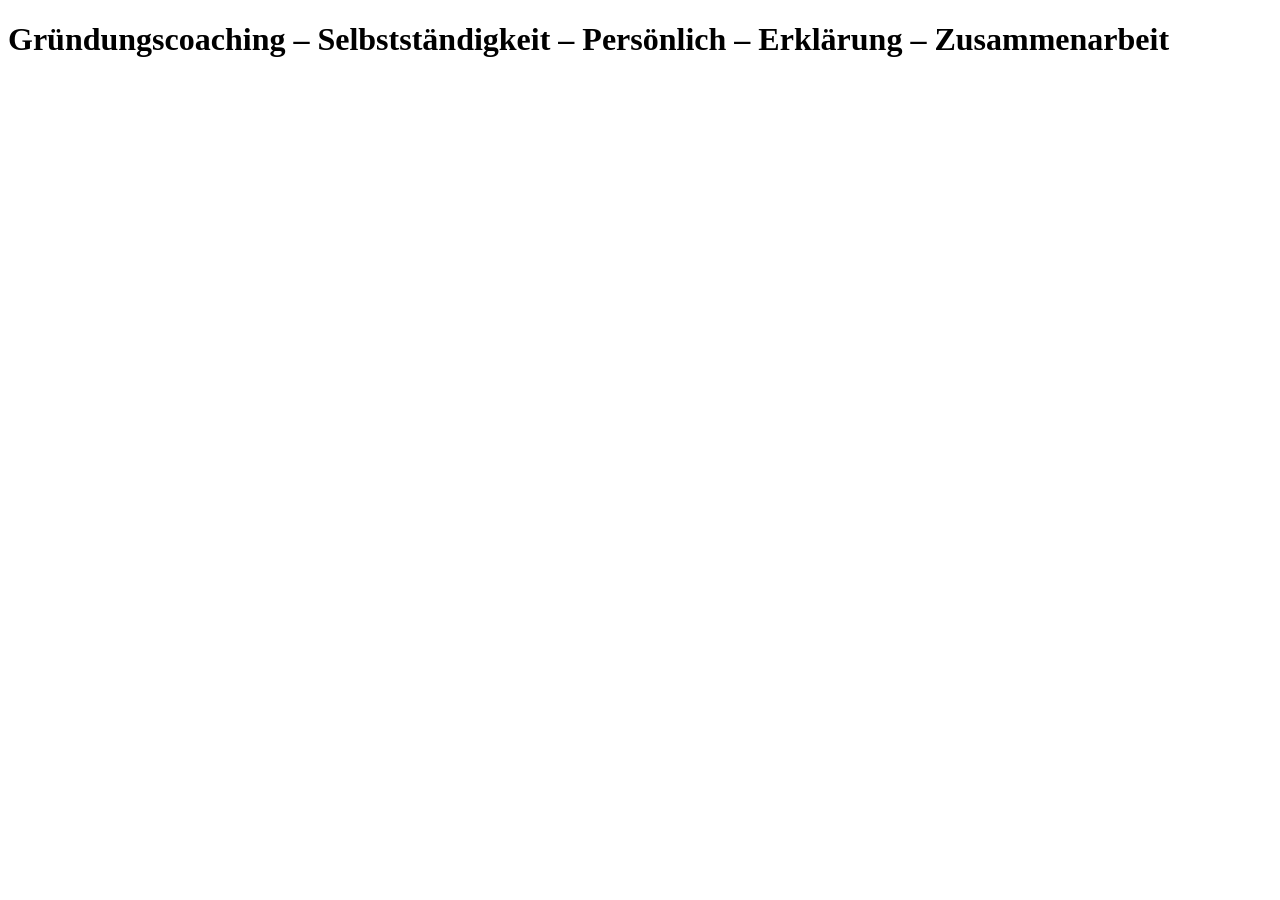
<file: tools/encoding-test.html>
<!DOCTYPE html>
<html lang="de">
<head><meta charset="utf-8"><title>Test: Gründungscoaching – Düsseldorf – für Selbstständigkeit – Erstgespräch</title></head>
<body><h1>Gründungscoaching – Selbstständigkeit – Persönlich – Erklärung – Zusammenarbeit</h1></body>
</html>
</file>
<file: assets/css/styles.css>
/* =============================================================
   Johannes Röder – AVGS-Gründercoach
   Zentrale Stylesheet-Datei (Design-Tokens + Komponenten)
   -------------------------------------------------------------
   Aufbau:
   01 Fonts (lokal, kein externer Request)
   02 Design-Tokens
   03 Reset & Basis
   04 Typografie
   05 Layout (Container, Sektionen, Trenner)
   06 Buttons
   07 Header & Navigation
   08 Hero
   09 Trust-Leiste
   10 Karten & Feature-Listen
   11 Ablauf / Zeitstrahl
   12 Team
   13 Testimonials
   14 FAQ
   15 Blog
   16 Kontakt & Formular
   17 Footer
   18 Rechts-/Artikelseiten (Prosa)
   19 Animationen & Reduced Motion
   ============================================================= */

/* == 01 Fonts ================================================
   Schriften sind lokal eingebunden (self-hosted). Es werden
   bewusst KEINE Google-Fonts-Requests ausgeführt (Datenschutz,
   siehe Briefing Abschnitt 10 / Datenschutzerklärung).
   ============================================================ */

/* Sora – Überschriften (variable font, 400–700) */
@font-face {
  font-family: 'Sora';
  font-style: normal;
  font-weight: 400 700;
  font-display: swap;
  src: url('../fonts/sora-latin.woff2') format('woff2');
  unicode-range: U+0000-00FF, U+0131, U+0152-0153, U+02BB-02BC, U+02C6, U+02DA, U+02DC, U+0304, U+0308, U+0329, U+2000-206F, U+20AC, U+2122, U+2191, U+2193, U+2212, U+2215, U+FEFF, U+FFFD;
}
@font-face {
  font-family: 'Sora';
  font-style: normal;
  font-weight: 400 700;
  font-display: swap;
  src: url('../fonts/sora-latin-ext.woff2') format('woff2');
  unicode-range: U+0100-02BA, U+02BD-02C5, U+02C7-02CC, U+02CE-02D7, U+02DD-02FF, U+0304, U+0308, U+0329, U+1D00-1DBF, U+1E00-1E9F, U+1EF2-1EFF, U+2020, U+20A0-20AB, U+20AD-20C0, U+2113, U+2C60-2C7F, U+A720-A7FF;
}

/* Inter – Fließtext (variable font, 400–700) */
@font-face {
  font-family: 'Inter';
  font-style: normal;
  font-weight: 400 700;
  font-display: swap;
  src: url('../fonts/inter-latin.woff2') format('woff2');
  unicode-range: U+0000-00FF, U+0131, U+0152-0153, U+02BB-02BC, U+02C6, U+02DA, U+02DC, U+0304, U+0308, U+0329, U+2000-206F, U+20AC, U+2122, U+2191, U+2193, U+2212, U+2215, U+FEFF, U+FFFD;
}
@font-face {
  font-family: 'Inter';
  font-style: normal;
  font-weight: 400 700;
  font-display: swap;
  src: url('../fonts/inter-latin-ext.woff2') format('woff2');
  unicode-range: U+0100-02BA, U+02BD-02C5, U+02C7-02CC, U+02CE-02D7, U+02DD-02FF, U+0304, U+0308, U+0329, U+1D00-1DBF, U+1E00-1E9F, U+1EF2-1EFF, U+2020, U+20A0-20AB, U+20AD-20C0, U+2113, U+2C60-2C7F, U+A720-A7FF;
}

/* == 02 Design-Tokens ========================================
   Farbwelt verbindlich aus dem Briefing (Abschnitt 4).
   Kein Gelb, keine warmen Signalfarben.
   ============================================================ */
:root {
  /* Marken- und Flächenfarben */
  --navy: #002858;          /* Primär – Header/Footer, Überschriften, Struktur */
  --navy-deep: #001B3D;     /* Abdunklung für Verläufe */
  --green: #18A870;         /* Sekundär/Akzent – CTA-Flächen, Icons, Akzente */
  --green-dark: #0E6B48;    /* Akzent dunkel – Hover, grüner Text auf Hell */
  --green-darker: #0A5236;  /* Hover-Stufe für dunkelgrüne Flächen */
  --mint: #E7F4EE;          /* Tint hell – Sektionsflächen, Highlight-Boxen */
  --ice: #EAF0F7;           /* Tint hell – Karten, alternierende Sektionen */

  /* Neutrals */
  --ink: #0F1B2A;           /* Haupt-Fließtext */
  --grey: #5B6B7B;          /* Nebentext, Metadaten */
  --grey-line: #DCE4EC;     /* Trennlinien, Rahmen */
  --offwhite: #F7F9FB;      /* Seitenhintergrund */
  --white: #FFFFFF;

  /* Typografie */
  --font-head: 'Sora', 'Segoe UI', system-ui, -apple-system, sans-serif;
  --font-body: 'Inter', 'Segoe UI', system-ui, -apple-system, sans-serif;
  --leading-body: 1.7;

  /* Spacing – 4/8px-Raster */
  --sp-1: 0.25rem;  --sp-2: 0.5rem;   --sp-3: 0.75rem;  --sp-4: 1rem;
  --sp-5: 1.5rem;   --sp-6: 2rem;     --sp-7: 2.5rem;   --sp-8: 3rem;
  --sp-9: 4rem;     --sp-10: 5rem;    --sp-11: 6rem;    --sp-12: 8rem;

  /* Radien – weiche, organische Ecken statt harter Kästen */
  --r-sm: 10px;
  --r-md: 16px;
  --r-lg: 24px;
  --r-xl: 32px;
  --r-pill: 999px;

  /* Schatten – dezent, nie grell */
  --shadow-sm: 0 1px 2px rgba(0, 40, 88, 0.05), 0 2px 8px rgba(0, 40, 88, 0.04);
  --shadow-md: 0 4px 12px rgba(0, 40, 88, 0.06), 0 12px 32px rgba(0, 40, 88, 0.07);
  --shadow-lg: 0 8px 24px rgba(0, 40, 88, 0.08), 0 24px 64px rgba(0, 40, 88, 0.10);
  --shadow-green: 0 6px 20px rgba(24, 168, 112, 0.28);

  /* Layout */
  --container: 1180px;
  --container-narrow: 760px;
  --header-h: 78px;

  --transition: 220ms cubic-bezier(0.4, 0, 0.2, 1);
}

/* == 03 Reset & Basis ======================================== */
*, *::before, *::after { box-sizing: border-box; }

html {
  scroll-behavior: smooth;
  /* Anker-Ziele nicht unter den Sticky-Header rutschen lassen */
  scroll-padding-top: calc(var(--header-h) + 16px);
  -webkit-text-size-adjust: 100%;
}

body {
  margin: 0;
  background: var(--offwhite);
  color: var(--ink);
  font-family: var(--font-body);
  font-size: 1.0625rem;
  line-height: var(--leading-body);
  -webkit-font-smoothing: antialiased;
  text-rendering: optimizeLegibility;
  overflow-x: hidden;
}

img, svg, picture, video { display: block; max-width: 100%; }
img { height: auto; }

/* Sichtbare, kontraststarke Fokus-States (Barrierefreiheit) */
:focus-visible {
  outline: 3px solid var(--green-dark);
  outline-offset: 3px;
  border-radius: 4px;
}
/* Auf dunklen Flächen heller Fokusring */
.section--navy :focus-visible,
.site-footer :focus-visible {
  outline-color: #6FE3B4;
}

/* Skip-Link für Tastatur- und Screenreader-Nutzung */
.skip-link {
  position: absolute;
  left: -9999px;
  top: 0;
  z-index: 200;
  padding: var(--sp-3) var(--sp-5);
  background: var(--navy);
  color: var(--white);
  border-radius: 0 0 var(--r-sm) 0;
  font-weight: 600;
}
.skip-link:focus { left: 0; }

.visually-hidden {
  position: absolute;
  width: 1px; height: 1px;
  margin: -1px; padding: 0;
  overflow: hidden;
  clip: rect(0 0 0 0);
  white-space: nowrap;
  border: 0;
}

/* == 04 Typografie =========================================== */
h1, h2, h3, h4 {
  font-family: var(--font-head);
  color: var(--navy);
  line-height: 1.15;
  letter-spacing: -0.02em;
  margin: 0 0 var(--sp-4);
  text-wrap: balance;
}

h1 { font-size: clamp(2.25rem, 1.4rem + 3.6vw, 3.9rem); font-weight: 700; letter-spacing: -0.03em; }
h2 { font-size: clamp(1.85rem, 1.25rem + 2.4vw, 2.85rem); font-weight: 700; }
h3 { font-size: clamp(1.25rem, 1.1rem + 0.7vw, 1.5rem); font-weight: 600; line-height: 1.3; }
h4 { font-size: 1.1rem; font-weight: 600; line-height: 1.35; }

p { margin: 0 0 var(--sp-4); }
p:last-child { margin-bottom: 0; }

a { color: var(--green-dark); text-decoration-thickness: 1px; text-underline-offset: 3px; }
a:hover { color: var(--navy); }

strong, b { font-weight: 600; color: var(--navy); }

/* Kicker – kleine Vorüberschrift über H2 */
.kicker {
  display: inline-flex;
  align-items: center;
  gap: var(--sp-2);
  margin-bottom: var(--sp-4);
  font-family: var(--font-head);
  font-size: 0.8125rem;
  font-weight: 600;
  letter-spacing: 0.12em;
  text-transform: uppercase;
  color: var(--green-dark);
}
.kicker::before {
  content: '';
  width: 26px; height: 2px;
  background: var(--green);
  border-radius: 2px;
}
.section--navy .kicker { color: #6FE3B4; }
.section--navy .kicker::before { background: #6FE3B4; }

/* Lead – hervorgehobener Einleitungstext */
.lead {
  font-size: clamp(1.0625rem, 1rem + 0.35vw, 1.25rem);
  color: var(--grey);
  line-height: 1.65;
}
.section--navy .lead { color: #C3D2E4; }

.text-muted { color: var(--grey); }
.text-center { text-align: center; }
.text-left { text-align: left; }
.text-sm { font-size: 0.9375rem; }
.text-center .kicker { justify-content: center; }

/* Abstands-Utilities auf Basis des 4/8px-Rasters */
.mt-4 { margin-top: var(--sp-4); }
.mt-5 { margin-top: var(--sp-5); }
.mt-6 { margin-top: var(--sp-6); }
.mt-7 { margin-top: var(--sp-7); }
.mt-8 { margin-top: var(--sp-8); }
.mt-9 { margin-top: var(--sp-9); }
.mb-5 { margin-bottom: var(--sp-5); }
.mb-8 { margin-bottom: var(--sp-8); }

/* == 05 Layout =============================================== */
.container {
  width: 100%;
  max-width: var(--container);
  margin-inline: auto;
  padding-inline: var(--sp-5);
}
.container--narrow { max-width: var(--container-narrow); }

.section {
  position: relative;
  padding-block: clamp(var(--sp-9), 6vw, var(--sp-11));
}
.section--tight { padding-block: clamp(var(--sp-8), 4vw, var(--sp-9)); }
.section--white { background: var(--white); }
.section--offwhite { background: var(--offwhite); }
.section--mint { background: var(--mint); }
.section--ice { background: var(--ice); }
.section--navy {
  background: linear-gradient(160deg, var(--navy) 0%, var(--navy-deep) 100%);
  color: #DCE7F3;
}
.section--navy h2, .section--navy h3, .section--navy h4 { color: var(--white); }
.section--navy strong { color: var(--white); }

/* Sektionskopf – zentriert oder linksbündig */
.section-head { max-width: 720px; margin-bottom: clamp(var(--sp-7), 4vw, var(--sp-9)); }
.section-head--center { margin-inline: auto; text-align: center; }
.section-head--center .kicker { justify-content: center; }

/* Geschwungener Sektions-Übergang (Wellen-Trennlinie).
   Das SVG darin nimmt die Farbe der FOLGENDEN Sektion an. */
.wave {
  display: block;
  width: 100%;
  height: clamp(40px, 5vw, 80px);
  margin-bottom: -1px;
}
.wave svg { width: 100%; height: 100%; display: block; }
/* Der Modifier gibt die Farbe der VORHERIGEN Sektion an;
   der Pfad im SVG trägt die Farbe der FOLGENDEN Sektion. */
.wave--on-white { background: var(--white); }
.wave--on-offwhite { background: var(--offwhite); }
.wave--on-mint { background: var(--mint); }
.wave--on-ice { background: var(--ice); }

/* Dekoratives Bogen-Ornament (greift die Globus-Bahnen des Logos auf) */
.orbits {
  position: absolute;
  pointer-events: none;
  user-select: none;
  z-index: 0;
  opacity: 0.5;
}
.orbits--hero { top: -8%; right: -6%; width: 640px; height: 640px; }

/* Zentrierter Lesebereich innerhalb einer breiten Sektion */
.narrow-block {
  max-width: var(--container-narrow);
  margin-inline: auto;
}

/* Container für das inline eingebettete Icon-Sprite */
.icon-sprite { position: absolute; width: 0; height: 0; overflow: hidden; }

/* Grid-Helfer */
.grid { display: grid; gap: clamp(var(--sp-5), 3vw, var(--sp-7)); }
.grid--2 { grid-template-columns: repeat(2, minmax(0, 1fr)); }
.grid--3 { grid-template-columns: repeat(3, minmax(0, 1fr)); }
.grid--4 { grid-template-columns: repeat(4, minmax(0, 1fr)); }

/* Zweispaltiges Text/Bild-Layout, asymmetrisch */
.split {
  display: grid;
  grid-template-columns: minmax(0, 1.05fr) minmax(0, 0.95fr);
  gap: clamp(var(--sp-7), 5vw, var(--sp-10));
  align-items: center;
}
.split--reverse > *:first-child { order: 2; }

/* == 06 Buttons ==============================================
   Kontrast-Hinweis: Weiß auf #18A870 erreicht 3,05:1 und ist
   damit nur für großen/fetten Text WCAG-AA-konform. Deshalb hat
   .btn--primary bewusst 19px/700. Kompakte Buttons (Header)
   nutzen den dunkleren Grünton #0E6B48 (5,2:1).
   ============================================================ */
.btn {
  display: inline-flex;
  align-items: center;
  justify-content: center;
  gap: var(--sp-3);
  padding: 0.9rem 1.75rem;
  border: 2px solid transparent;
  border-radius: var(--r-pill);
  font-family: var(--font-head);
  font-size: 1.1875rem;
  font-weight: 700;
  line-height: 1.2;
  text-decoration: none;
  cursor: pointer;
  transition: background-color var(--transition), color var(--transition),
              border-color var(--transition), transform var(--transition),
              box-shadow var(--transition);
}
.btn svg { flex: none; }

.btn--primary {
  background: var(--green);
  color: var(--white);
  box-shadow: var(--shadow-green);
}
.btn--primary:hover,
.btn--primary:focus-visible {
  background: var(--green-dark);
  color: var(--white);
  transform: translateY(-2px);
  box-shadow: 0 10px 26px rgba(14, 107, 72, 0.32);
}

.btn--secondary {
  background: transparent;
  color: var(--navy);
  border-color: rgba(0, 40, 88, 0.22);
}
.btn--secondary:hover,
.btn--secondary:focus-visible {
  background: var(--navy);
  color: var(--white);
  border-color: var(--navy);
  transform: translateY(-2px);
}

/* Sekundär-Button auf dunklem Grund */
.section--navy .btn--secondary,
.site-footer .btn--secondary {
  color: var(--white);
  border-color: rgba(255, 255, 255, 0.4);
}
.section--navy .btn--secondary:hover,
.section--navy .btn--secondary:focus-visible {
  background: var(--white);
  color: var(--navy);
  border-color: var(--white);
}

/* Kompakte Variante (Header, Karten) – dunkelgrün für vollen Kontrast */
.btn--compact {
  padding: 0.65rem 1.35rem;
  font-size: 1rem;
}
.btn--compact.btn--primary {
  background: var(--green-dark);
  box-shadow: 0 4px 14px rgba(14, 107, 72, 0.24);
}
.btn--compact.btn--primary:hover,
.btn--compact.btn--primary:focus-visible { background: var(--green-darker); }

.btn--block { width: 100%; }

/* Origin-Fill: heller Kreis expandiert vom Zeiger, Text wechselt zu Grün.
   Wird per main.js auf .btn--primary angewendet (Progressive Enhancement). */
.btn--origin {
  position: relative;
  overflow: hidden;
  isolation: isolate;
  touch-action: manipulation;
  -webkit-tap-highlight-color: transparent;
}
.btn--origin .btn__fill {
  position: absolute;
  left: var(--origin-x, 50%);
  top: var(--origin-y, 50%);
  width: var(--origin-size, 0px);
  height: var(--origin-size, 0px);
  border-radius: 50%;
  background: var(--white);
  transform: translate(-50%, -50%) scale(0);
  transition: transform 0.5s cubic-bezier(0.16, 1, 0.3, 1);
  pointer-events: none;
  z-index: 0;
}
.btn--origin.is-active .btn__fill {
  transform: translate(-50%, -50%) scale(1);
}
.btn--origin .btn__label {
  position: relative;
  z-index: 1;
  display: inline-flex;
  align-items: center;
  justify-content: center;
  gap: inherit;
  transition: color 0.35s cubic-bezier(0.16, 1, 0.3, 1);
}
.btn--origin.is-active .btn__label {
  color: var(--green-dark);
}
/* Standard-Hover überschreiben – der Fill übernimmt die visuelle Rückmeldung */
.btn--origin.btn--primary:hover,
.btn--origin.btn--primary:focus-visible {
  background: var(--green);
  color: var(--white);
}
.btn--origin.btn--compact.btn--primary:hover,
.btn--origin.btn--compact.btn--primary:focus-visible {
  background: var(--green-dark);
}
.btn--origin.is-active {
  transform: translateY(-2px);
  box-shadow: 0 10px 26px rgba(14, 107, 72, 0.32);
}
.btn--origin.is-pressed {
  transform: translateY(-1px) scale(0.985);
}

.btn-row {
  display: flex;
  flex-wrap: wrap;
  gap: var(--sp-4);
  align-items: center;
}
.btn-row--center { justify-content: center; }

/* Textlink mit Pfeil */
.link-arrow {
  display: inline-flex;
  align-items: center;
  gap: var(--sp-2);
  font-family: var(--font-head);
  font-weight: 600;
  color: var(--green-dark);
  text-decoration: none;
}
.link-arrow::after {
  content: '';
  width: 18px; height: 10px;
  background: currentColor;
  /* Pfeil-Glyphe als Maske, damit sie die Textfarbe erbt */
  -webkit-mask: url("data:image/svg+xml,%3Csvg xmlns='http://www.w3.org/2000/svg' viewBox='0 0 18 10'%3E%3Cpath d='M13 0l5 5-5 5-1.4-1.4L14.2 6H0V4h14.2l-2.6-2.6z'/%3E%3C/svg%3E") no-repeat center / contain;
  mask: url("data:image/svg+xml,%3Csvg xmlns='http://www.w3.org/2000/svg' viewBox='0 0 18 10'%3E%3Cpath d='M13 0l5 5-5 5-1.4-1.4L14.2 6H0V4h14.2l-2.6-2.6z'/%3E%3C/svg%3E") no-repeat center / contain;
  transition: transform var(--transition);
}
.link-arrow:hover { color: var(--navy); }
.link-arrow:hover::after { transform: translateX(4px); }
.section--navy .link-arrow { color: #6FE3B4; }
.section--navy .link-arrow:hover { color: var(--white); }

/* == 07 Header & Navigation ================================== */
.site-header {
  position: sticky;
  top: 0;
  z-index: 100;
  background: rgba(255, 255, 255, 0.88);
  backdrop-filter: saturate(180%) blur(14px);
  -webkit-backdrop-filter: saturate(180%) blur(14px);
  border-bottom: 1px solid transparent;
  transition: box-shadow var(--transition), border-color var(--transition),
              background-color var(--transition);
}
.site-header.is-scrolled {
  border-bottom-color: var(--grey-line);
  box-shadow: 0 2px 16px rgba(0, 40, 88, 0.06);
}

[data-event-bar][hidden] { display: none !important; }

.site-header__inner {
  display: flex;
  align-items: center;
  justify-content: space-between;
  gap: var(--sp-5);
  min-height: var(--header-h);
}

.brand {
  display: inline-flex;
  align-items: center;
  gap: var(--sp-3);
  text-decoration: none;
  flex: none;
}
.brand__logo { width: 44px; height: 44px; }
.brand__text { display: flex; flex-direction: column; line-height: 1.15; }
.brand__name {
  font-family: var(--font-head);
  font-size: 1.0625rem;
  font-weight: 700;
  color: var(--navy);
  letter-spacing: -0.01em;
}
.brand__tag {
  font-size: 0.6875rem;
  font-weight: 500;
  letter-spacing: 0.09em;
  text-transform: uppercase;
  color: var(--grey);
}

.nav { display: flex; align-items: center; gap: var(--sp-5); }
.nav__list {
  display: flex;
  align-items: center;
  gap: var(--sp-1);
  list-style: none;
  margin: 0;
  padding: 0;
}
.nav__link {
  display: block;
  padding: var(--sp-2) var(--sp-3);
  border-radius: var(--r-sm);
  font-size: 0.9375rem;
  font-weight: 500;
  color: var(--navy);
  text-decoration: none;
  white-space: nowrap;
  transition: background-color var(--transition), color var(--transition);
}
.nav__link:hover,
.nav__link:focus-visible { background: var(--mint); color: var(--green-dark); }
.nav__link[aria-current='page'] { color: var(--green-dark); font-weight: 600; }

/* Wissen-Untermenü */
.nav__item--submenu { position: relative; }
.nav__trigger {
  display: inline-flex;
  align-items: center;
  gap: var(--sp-1);
  width: 100%;
  border: 0;
  background: transparent;
  cursor: pointer;
  font: inherit;
  text-align: left;
}
.nav__chevron {
  flex: none;
  opacity: 0.65;
  transition: transform var(--transition);
}
.nav__item--submenu.is-open .nav__chevron { transform: rotate(180deg); }
.nav__submenu {
  list-style: none;
  margin: 0;
  padding: 0;
  display: none;
}
.nav__item--submenu.is-open > .nav__submenu { display: block; }
.nav__sublink {
  display: block;
  padding: var(--sp-2) var(--sp-3);
  border-radius: var(--r-sm);
  font-size: 0.875rem;
  font-weight: 500;
  color: var(--navy);
  text-decoration: none;
  transition: background-color var(--transition), color var(--transition);
}
.nav__sublink:hover,
.nav__sublink:focus-visible { background: var(--mint); color: var(--green-dark); }
.nav__sublink[aria-current='page'] { color: var(--green-dark); font-weight: 600; }

@media (min-width: 1081px) {
  .nav__trigger { width: auto; }
  .nav__item--submenu > .nav__submenu {
    position: absolute;
    top: calc(100% + 4px);
    left: 0;
    min-width: 15.5rem;
    padding: var(--sp-2);
    background: var(--white);
    border: 1px solid var(--grey-line);
    border-radius: var(--r-md);
    box-shadow: var(--shadow-lg);
    z-index: 10;
  }
  .nav__sublink { white-space: nowrap; }
}

/* Burger */
.nav-toggle {
  display: none;
  width: 46px; height: 46px;
  padding: 0;
  border: 1px solid var(--grey-line);
  border-radius: var(--r-sm);
  background: var(--white);
  cursor: pointer;
  align-items: center;
  justify-content: center;
}
.nav-toggle__bars { position: relative; width: 20px; height: 14px; }
.nav-toggle__bars span {
  position: absolute;
  left: 0;
  width: 100%; height: 2px;
  background: var(--navy);
  border-radius: 2px;
  transition: transform var(--transition), opacity var(--transition), top var(--transition);
}
.nav-toggle__bars span:nth-child(1) { top: 0; }
.nav-toggle__bars span:nth-child(2) { top: 6px; }
.nav-toggle__bars span:nth-child(3) { top: 12px; }
.nav-toggle[aria-expanded='true'] .nav-toggle__bars span:nth-child(1) { top: 6px; transform: rotate(45deg); }
.nav-toggle[aria-expanded='true'] .nav-toggle__bars span:nth-child(2) { opacity: 0; }
.nav-toggle[aria-expanded='true'] .nav-toggle__bars span:nth-child(3) { top: 6px; transform: rotate(-45deg); }

/* == 08 Hero ================================================= */
.hero {
  position: relative;
  overflow: hidden;
  background:
    radial-gradient(1100px 520px at 88% -8%, rgba(24, 168, 112, 0.14), transparent 62%),
    radial-gradient(900px 460px at 4% 8%, rgba(0, 40, 88, 0.07), transparent 60%),
    linear-gradient(180deg, var(--white) 0%, var(--offwhite) 100%);
  padding-block: clamp(var(--sp-8), 6vw, var(--sp-11)) clamp(var(--sp-9), 7vw, var(--sp-12));
}

.hero__grid {
  position: relative;
  z-index: 1;
  display: grid;
  grid-template-columns: minmax(0, 1.08fr) minmax(0, 0.92fr);
  gap: clamp(var(--sp-7), 5vw, var(--sp-10));
  align-items: center;
}

.hero h1 { margin-bottom: var(--sp-5); }
.hero h1 em {
  font-style: normal;
  color: var(--green-dark);
}
.hero__sub {
  max-width: 34em;
  margin-bottom: var(--sp-7);
  font-size: clamp(1.0625rem, 1rem + 0.4vw, 1.25rem);
  color: var(--grey);
}
.hero__note {
  margin-top: var(--sp-6);
  font-size: 0.9375rem;
  color: var(--grey);
}

.hero__quote {
  margin-top: var(--sp-6);
  max-width: 34em;
  padding: var(--sp-5) var(--sp-6);
  border: 1px solid var(--grey-line);
  border-radius: var(--r-lg);
  background: rgba(255, 255, 255, 0.88);
  box-shadow: var(--shadow-sm);
}
.hero__quote-text {
  margin: 0 0 var(--sp-2);
  font-size: 0.9688rem;
  line-height: 1.55;
  color: var(--navy);
  font-style: italic;
}
.hero__quote-meta {
  margin: 0 0 var(--sp-4);
  font-size: 0.875rem;
  color: var(--grey);
}
.hero__quote-meta strong {
  font-weight: 600;
  color: var(--navy);
}
.hero__quote-link { font-size: 0.875rem; }

/* Bildseite: organische Form + Layering */
.hero__media { position: relative; }
.hero__blob {
  position: relative;
  aspect-ratio: 4 / 5;
  overflow: hidden;
  /* organische, asymmetrische Rundung statt hartem Rechteck */
  border-radius: 56% 44% 48% 52% / 42% 38% 62% 58%;
  box-shadow: var(--shadow-lg);
  background: var(--ice);
}
.hero__blob img { width: 100%; height: 100%; object-fit: cover; }

/* Schwebende Info-Karte, die das Bild leicht überlappt (Tiefe) */
.hero__float {
  position: absolute;
  left: -6%;
  bottom: 7%;
  z-index: 2;
  display: flex;
  align-items: center;
  gap: var(--sp-3);
  max-width: 260px;
  padding: var(--sp-4) var(--sp-5);
  border-radius: var(--r-lg);
  background: var(--white);
  box-shadow: var(--shadow-md);
}
.hero__float-icon {
  display: grid;
  place-items: center;
  flex: none;
  width: 42px; height: 42px;
  border-radius: var(--r-pill);
  background: var(--mint);
  color: var(--green-dark);
}
.hero__float-text { margin: 0; font-size: 0.875rem; line-height: 1.45; color: var(--grey); }
.hero__float-text strong { display: block; margin-bottom: var(--sp-1); font-size: 1rem; color: var(--navy); }
.hero__float--event {
  flex-direction: column;
  align-items: stretch;
  gap: var(--sp-4);
  max-width: min(19.5rem, 94%);
  padding: var(--sp-5);
  background: linear-gradient(160deg, var(--navy) 0%, var(--navy-deep) 100%);
  border: 1px solid rgba(255, 255, 255, 0.14);
  box-shadow: 0 12px 36px rgba(0, 27, 61, 0.38);
}
.hero__float--event .hero__float-head {
  display: flex;
  align-items: flex-start;
  gap: var(--sp-3);
}
.hero__float--event .hero__float-icon {
  background: rgba(255, 255, 255, 0.1);
  color: #6FE3B4;
}
.hero__float--event .hero__float-text { color: #C3D2E4; }
.hero__float--event .hero__float-text strong {
  color: var(--white);
  font-size: 1.0625rem;
}
.hero__float--event .hero__float-btn {
  width: 100%;
  font-size: 0.9375rem;
  background: #E8941A;
  color: var(--white);
  border: 2px solid transparent;
  box-shadow: 0 6px 22px rgba(232, 148, 26, 0.42);
}
.hero__float--event .hero__float-btn:hover,
.hero__float--event .hero__float-btn:focus-visible {
  background: #D17E10;
  color: var(--white);
  transform: translateY(-2px);
  box-shadow: 0 10px 28px rgba(209, 126, 16, 0.48);
}

/* == 09 Trust-Leiste =========================================
   Liegt überlappend auf der Kante zwischen Hero und Folgesektion.
   ============================================================ */
.trust-section { padding-top: 0; }
.trust {
  position: relative;
  z-index: 3;
  margin-top: calc(-1 * clamp(var(--sp-7), 5vw, var(--sp-9)));
}
.trust__card {
  padding: clamp(var(--sp-5), 3vw, var(--sp-7));
  border: 1px solid var(--grey-line);
  border-radius: var(--r-xl);
  background: var(--white);
  box-shadow: var(--shadow-md);
}
.trust__grid {
  display: grid;
  grid-template-columns: repeat(4, minmax(0, 1fr));
  gap: var(--sp-5);
}
.trust__item {
  display: flex;
  align-items: flex-start;
  gap: var(--sp-3);
}
.trust__item + .trust__item { border-left: 1px solid var(--grey-line); padding-left: var(--sp-5); }
.trust__icon {
  display: grid;
  place-items: center;
  flex: none;
  width: 40px; height: 40px;
  border-radius: 12px;
  background: var(--mint);
  color: var(--green-dark);
}
.trust__text { font-size: 0.9375rem; line-height: 1.5; color: var(--grey); }
.trust__text strong {
  display: block;
  font-family: var(--font-head);
  font-size: 0.9375rem;
  color: var(--navy);
}

/* == 10 Karten & Feature-Listen ============================== */
.card {
  position: relative;
  height: 100%;
  padding: clamp(var(--sp-5), 2.5vw, var(--sp-7));
  border: 1px solid var(--grey-line);
  border-radius: var(--r-lg);
  background: var(--white);
  box-shadow: var(--shadow-sm);
  transition: transform var(--transition), box-shadow var(--transition),
              border-color var(--transition);
}
.card--hover:hover {
  transform: translateY(-6px);
  border-color: rgba(24, 168, 112, 0.4);
  box-shadow: var(--shadow-md);
}
.card__icon {
  display: grid;
  place-items: center;
  width: 52px; height: 52px;
  margin-bottom: var(--sp-5);
  border-radius: 16px;
  background: var(--mint);
  color: var(--green-dark);
  transition: background-color var(--transition), color var(--transition);
}
.card--hover:hover .card__icon { background: var(--green); color: var(--white); }
.card h3 { margin-bottom: var(--sp-3); }
.card p { color: var(--grey); font-size: 0.9688rem; }

/* Checkliste mit grünen Haken */
.checklist { list-style: none; margin: 0; padding: 0; display: grid; gap: var(--sp-3); }
.checklist li {
  position: relative;
  padding-left: 2rem;
  line-height: 1.6;
}
.checklist li::before {
  content: '';
  position: absolute;
  left: 0; top: 0.28em;
  width: 20px; height: 20px;
  border-radius: 50%;
  background: var(--green) url("data:image/svg+xml,%3Csvg xmlns='http://www.w3.org/2000/svg' viewBox='0 0 24 24' fill='none' stroke='%23fff' stroke-width='3.5' stroke-linecap='round' stroke-linejoin='round'%3E%3Cpath d='M20 6L9 17l-5-5'/%3E%3C/svg%3E") no-repeat center / 12px 12px;
}
.section--navy .checklist li::before { background-color: #22C58A; }

/* Hervorhebungs-Box (Mint) */
.callout {
  padding: var(--sp-5) var(--sp-6);
  border-left: 4px solid var(--green);
  border-radius: var(--r-md);
  background: var(--mint);
  color: var(--ink);
}
.callout p { font-size: 0.9688rem; }
.callout--ice { background: var(--ice); border-left-color: var(--navy); }

/* Bildrahmen mit weicher Maske */
.figure {
  position: relative;
  overflow: hidden;
  border-radius: var(--r-xl);
  box-shadow: var(--shadow-md);
  background: var(--ice);
}
.figure--tall { aspect-ratio: 4 / 5; }
.figure--wide { aspect-ratio: 3 / 2; }
.figure img { width: 100%; height: 100%; object-fit: cover; }

/* Statistik-/Fakten-Kachel, die ein Bild überlappt */
.figure-stack { position: relative; }
.figure-stack__accent {
  position: absolute;
  right: -14px;
  bottom: -22px;
  z-index: 2;
  max-width: 240px;
  padding: var(--sp-5);
  border-radius: var(--r-lg);
  background: var(--navy);
  color: var(--white);
  box-shadow: var(--shadow-lg);
}
.figure-stack__accent p { margin: 0; font-size: 0.875rem; line-height: 1.5; color: #C3D2E4; }
.figure-stack__accent strong {
  display: block;
  margin-bottom: var(--sp-1);
  font-family: var(--font-head);
  font-size: 1.05rem;
  color: var(--white);
}

/* == 11 Ablauf / Zeitstrahl ================================== */
.steps {
  position: relative;
  display: grid;
  gap: var(--sp-6);
  counter-reset: step;
  list-style: none;
  margin: 0;
  padding: 0;
}
.step {
  position: relative;
  display: grid;
  grid-template-columns: 64px minmax(0, 1fr);
  gap: var(--sp-5);
  align-items: start;
  padding-bottom: var(--sp-6);
}
/* Verbindungslinie zwischen den Schritten */
.step:not(:last-child)::before {
  content: '';
  position: absolute;
  left: 31px;
  top: 64px;
  bottom: 0;
  width: 2px;
  background: linear-gradient(180deg, rgba(24, 168, 112, 0.5), rgba(24, 168, 112, 0.12));
}
.step__num {
  display: grid;
  place-items: center;
  width: 64px; height: 64px;
  border-radius: var(--r-pill);
  background: var(--white);
  border: 2px solid var(--green);
  color: var(--green-dark);
  font-family: var(--font-head);
  font-size: 1.375rem;
  font-weight: 700;
  box-shadow: var(--shadow-sm);
}
.step:last-child .step__num { background: var(--green); border-color: var(--green); color: var(--white); }
.step__body { padding-top: var(--sp-2); }
.step__body h3 { margin-bottom: var(--sp-2); }
.step__body p { color: var(--grey); margin: 0; }

/* == 12 Team ================================================= */
.team-card {
  display: grid;
  grid-template-columns: minmax(0, 0.85fr) minmax(0, 1.15fr);
  gap: 0;
  overflow: hidden;
  border: 1px solid var(--grey-line);
  border-radius: var(--r-xl);
  background: var(--white);
  box-shadow: var(--shadow-sm);
  transition: transform var(--transition), box-shadow var(--transition);
}
.team-card:hover { transform: translateY(-6px); box-shadow: var(--shadow-lg); }
.team-card__media {
  position: relative;
  overflow: hidden;
  background: var(--ice);
  min-height: 100%;
  aspect-ratio: 3 / 4;
}
.team-card__media img {
  width: 100%; height: 100%;
  object-fit: cover;
  transition: transform 500ms cubic-bezier(0.4, 0, 0.2, 1);
}
.team-card:hover .team-card__media img { transform: scale(1.04); }
.team-card__body { padding: clamp(var(--sp-5), 2.5vw, var(--sp-7)); }
.team-card__role {
  display: inline-block;
  margin-bottom: var(--sp-3);
  padding: 0.25rem 0.75rem;
  border-radius: var(--r-pill);
  background: var(--mint);
  font-size: 0.8125rem;
  font-weight: 600;
  color: var(--green-dark);
}
.team-card__body h3 { margin-bottom: var(--sp-3); }
.team-card__body p { font-size: 0.9688rem; color: var(--grey); }
.tag-list {
  display: flex;
  flex-wrap: wrap;
  gap: var(--sp-2);
  margin: var(--sp-5) 0 0;
  padding: 0;
  list-style: none;
}
.tag-list li {
  padding: 0.3rem 0.7rem;
  border: 1px solid var(--grey-line);
  border-radius: var(--r-pill);
  background: var(--offwhite);
  font-size: 0.8125rem;
  color: var(--navy);
}

/* == 13 Testimonials =========================================
   Versetztes Grid (Masonry-Anmutung über CSS-Columns).
   ============================================================ */
.quotes {
  columns: 3;
  column-gap: clamp(var(--sp-5), 2.5vw, var(--sp-6));
}
.quote {
  break-inside: avoid;
  margin: 0 0 clamp(var(--sp-5), 2.5vw, var(--sp-6));
  padding: clamp(var(--sp-5), 2.5vw, var(--sp-6));
  border: 1px solid var(--grey-line);
  border-radius: var(--r-lg);
  background: var(--white);
  box-shadow: var(--shadow-sm);
  transition: transform var(--transition), box-shadow var(--transition);
}
.quote:hover { transform: translateY(-4px); box-shadow: var(--shadow-md); }
.quote__mark {
  display: block;
  margin-bottom: var(--sp-2);
  color: var(--green);
}
.quote p {
  margin: 0 0 var(--sp-3);
  font-size: 1rem;
  line-height: 1.65;
  color: var(--ink);
}
.quote blockquote { margin: 0; }
.quote blockquote.is-clamped p {
  display: -webkit-box;
  -webkit-box-orient: vertical;
  -webkit-line-clamp: 4;
  overflow: hidden;
}
.quote__toggle {
  display: inline-block;
  margin: 0 0 var(--sp-5);
  padding: 0;
  border: none;
  background: none;
  font-family: var(--font-head);
  font-size: 0.9375rem;
  font-weight: 600;
  color: var(--green);
  cursor: pointer;
  text-decoration: underline;
  text-underline-offset: 2px;
}
.quote__toggle:hover,
.quote__toggle:focus-visible { color: var(--green-dark); }
.quote__footer {
  display: flex;
  align-items: flex-end;
  justify-content: space-between;
  gap: var(--sp-4);
  padding-top: var(--sp-4);
  border-top: 1px solid var(--grey-line);
}
.quote__meta { min-width: 0; }
.quote cite {
  display: block;
  font-family: var(--font-head);
  font-size: 0.9688rem;
  font-style: normal;
  font-weight: 600;
  color: var(--navy);
}
.quote__role {
  display: block;
  margin-top: 0.15rem;
  font-size: 0.8125rem;
  line-height: 1.45;
  color: var(--grey);
}
.quote__icon-link {
  display: inline-flex;
  flex: none;
  align-items: center;
  justify-content: center;
  width: 44px;
  height: 44px;
  border-radius: 12px;
  color: #0A66C2;
  background: var(--offwhite);
  transition: background-color var(--transition), transform var(--transition);
}
.quote__icon-link:hover,
.quote__icon-link:focus-visible {
  background: var(--mint);
  transform: translateY(-2px);
}
.quote__logo-link {
  display: inline-flex;
  flex: none;
  align-items: center;
  justify-content: center;
  padding: 0.35rem;
  border-radius: 12px;
  background: var(--offwhite);
  transition: background-color var(--transition), transform var(--transition);
}
.quote__logo-link:hover,
.quote__logo-link:focus-visible {
  background: var(--mint);
  transform: translateY(-2px);
}
.quote__logo-link img {
  display: block;
  width: auto;
  height: 40px;
  max-width: 100px;
  object-fit: contain;
}

/* == 14 FAQ ==================================================
   Native <details>/<summary> – funktioniert auch ohne JavaScript.
   ============================================================ */
.faq { display: grid; gap: var(--sp-3); }
.faq__item {
  border: 1px solid var(--grey-line);
  border-radius: var(--r-md);
  background: var(--white);
  overflow: hidden;
  transition: border-color var(--transition), box-shadow var(--transition);
}
.faq__item[open] { border-color: rgba(24, 168, 112, 0.45); box-shadow: var(--shadow-sm); }
.faq__q {
  display: flex;
  align-items: center;
  justify-content: space-between;
  gap: var(--sp-4);
  padding: var(--sp-4) var(--sp-5);
  cursor: pointer;
  font-family: var(--font-head);
  font-size: 1.0625rem;
  font-weight: 600;
  color: var(--navy);
  list-style: none;
}
.faq__q::-webkit-details-marker { display: none; }
.faq__q:hover { color: var(--green-dark); }
.faq__q::after {
  content: '';
  flex: none;
  width: 24px; height: 24px;
  border-radius: 50%;
  background: var(--mint) url("data:image/svg+xml,%3Csvg xmlns='http://www.w3.org/2000/svg' viewBox='0 0 24 24' fill='none' stroke='%230E6B48' stroke-width='3' stroke-linecap='round'%3E%3Cpath d='M6 9l6 6 6-6'/%3E%3C/svg%3E") no-repeat center / 13px;
  transition: transform var(--transition);
}
.faq__item[open] .faq__q::after { transform: rotate(180deg); }
.faq__a {
  padding: 0 var(--sp-5) var(--sp-5);
  color: var(--grey);
}
.faq__a p { font-size: 0.9688rem; }
.faq__a p + p { margin-top: var(--sp-3); }

/* == 15 Blog ================================================= */
.post-card {
  display: flex;
  flex-direction: column;
  height: 100%;
  overflow: hidden;
  border: 1px solid var(--grey-line);
  border-radius: var(--r-lg);
  background: var(--white);
  box-shadow: var(--shadow-sm);
  transition: transform var(--transition), box-shadow var(--transition),
              border-color var(--transition);
}
.post-card:hover {
  transform: translateY(-6px);
  border-color: rgba(24, 168, 112, 0.4);
  box-shadow: var(--shadow-md);
}
.post-card--text { border-top: 3px solid var(--green); }
.post-card__topic {
  display: flex;
  align-items: center;
  gap: var(--sp-3);
  padding: var(--sp-4) clamp(var(--sp-5), 2.5vw, var(--sp-6)) 0;
}
.post-card__topic-icon {
  display: inline-flex;
  flex: none;
  align-items: center;
  justify-content: center;
  width: 44px;
  height: 44px;
  border-radius: var(--r-md);
  background: var(--mint);
  color: var(--green-dark);
}
.post-card__topic-label {
  font-family: var(--font-head);
  font-size: 0.8125rem;
  font-weight: 600;
  letter-spacing: 0.06em;
  text-transform: uppercase;
  color: var(--green-dark);
}
/* Optional: Titelbilder in post-card__media – siehe README „Blog-Titelbilder wieder aktivieren“ */
.post-card__media {
  aspect-ratio: 16 / 9;
  overflow: hidden;
  background: var(--ice);
}
.post-card__media img {
  width: 100%; height: 100%;
  object-fit: cover;
  transition: transform 500ms cubic-bezier(0.4, 0, 0.2, 1);
}
.post-card:hover .post-card__media img { transform: scale(1.05); }
.post-card__body {
  display: flex;
  flex-direction: column;
  flex: 1;
  padding: clamp(var(--sp-5), 2.5vw, var(--sp-6));
}
.post-card__meta {
  display: flex;
  flex-wrap: wrap;
  gap: var(--sp-2);
  margin-bottom: var(--sp-3);
  font-size: 0.8125rem;
  color: var(--grey);
}
.post-card__meta span + span::before { content: '·'; margin-right: var(--sp-2); }
.post-card h3 { margin-bottom: var(--sp-3); font-size: 1.25rem; }
.post-card h3 a { color: inherit; text-decoration: none; }
.post-card h3 a:hover { color: var(--green-dark); }
.post-card p { flex: 1; margin-bottom: var(--sp-5); font-size: 0.9375rem; color: var(--grey); }

/* Autorenbox unter Artikeln */
.author-box {
  display: flex;
  gap: var(--sp-5);
  align-items: flex-start;
  margin-top: var(--sp-8);
  padding: var(--sp-6);
  border: 1px solid var(--grey-line);
  border-radius: var(--r-lg);
  background: var(--white);
}
.author-box img {
  flex: none;
  width: 76px; height: 76px;
  border-radius: var(--r-pill);
  object-fit: cover;
  object-position: 50% 15%;
  background: var(--ice);
}
.author-box h3 { margin-bottom: var(--sp-1); font-size: 1.0625rem; }
.author-box p { font-size: 0.9375rem; color: var(--grey); }

/* Breadcrumb */
.breadcrumb { margin-bottom: var(--sp-5); font-size: 0.875rem; color: var(--grey); }
.breadcrumb ol {
  display: flex;
  flex-wrap: wrap;
  gap: var(--sp-2);
  list-style: none;
  margin: 0;
  padding: 0;
}
.breadcrumb li + li::before { content: '/'; margin-right: var(--sp-2); color: var(--grey-line); }
.breadcrumb a { color: var(--grey); text-decoration: none; }
.breadcrumb a:hover { color: var(--green-dark); text-decoration: underline; }

/* == 16 Kontakt & Formular =================================== */
.contact-grid {
  display: grid;
  grid-template-columns: minmax(0, 0.85fr) minmax(0, 1.15fr);
  gap: clamp(var(--sp-6), 4vw, var(--sp-9));
  align-items: start;
}

.contact-list { display: grid; gap: var(--sp-5); margin-top: var(--sp-7); }
.contact-item { display: flex; align-items: flex-start; gap: var(--sp-4); }
.contact-item__icon {
  display: grid;
  place-items: center;
  flex: none;
  width: 46px; height: 46px;
  border-radius: 14px;
  background: rgba(255, 255, 255, 0.1);
  color: #6FE3B4;
}
.contact-item__label {
  display: block;
  font-size: 0.8125rem;
  letter-spacing: 0.06em;
  text-transform: uppercase;
  color: #9DB4CE;
}
.contact-item a, .contact-item strong {
  font-family: var(--font-head);
  font-size: 1.0625rem;
  font-weight: 600;
  color: var(--white);
  text-decoration: none;
}
.contact-item a:hover { color: #6FE3B4; text-decoration: underline; }

/* Formularkarte auf hellem Grund innerhalb der dunklen Sektion */
.form-card {
  padding: clamp(var(--sp-5), 3vw, var(--sp-8));
  border-radius: var(--r-xl);
  background: var(--white);
  box-shadow: var(--shadow-lg);
  color: var(--ink);
}
.form-card h3 { margin-bottom: var(--sp-5); }

.form-grid { display: grid; grid-template-columns: repeat(2, minmax(0, 1fr)); gap: var(--sp-4); }
.field { display: flex; flex-direction: column; gap: var(--sp-2); }
.field--full { grid-column: 1 / -1; }
.field label {
  font-size: 0.875rem;
  font-weight: 600;
  color: var(--navy);
}
.field .req { color: var(--green-dark); }
.field input,
.field textarea {
  width: 100%;
  padding: 0.8rem 1rem;
  border: 1px solid var(--grey-line);
  border-radius: var(--r-sm);
  background: var(--offwhite);
  font-family: var(--font-body);
  font-size: 1rem;
  color: var(--ink);
  transition: border-color var(--transition), box-shadow var(--transition), background-color var(--transition);
}
.field textarea { min-height: 130px; resize: vertical; }
.field input:focus,
.field textarea:focus {
  background: var(--white);
  border-color: var(--green);
  box-shadow: 0 0 0 4px rgba(24, 168, 112, 0.16);
}
/* Tastaturfokus behält zusätzlich den kontraststarken Rahmen */
.field input:focus:not(:focus-visible),
.field textarea:focus:not(:focus-visible) { outline: none; }
.field input:user-invalid,
.field textarea:user-invalid { border-color: #B3261E; }

.consent {
  display: flex;
  align-items: flex-start;
  gap: var(--sp-3);
  grid-column: 1 / -1;
  margin-top: var(--sp-2);
}
.consent input[type='checkbox'] {
  flex: none;
  width: 22px; height: 22px;
  margin-top: 2px;
  accent-color: var(--green-dark);
  cursor: pointer;
}
.consent label { font-size: 0.875rem; font-weight: 400; line-height: 1.55; color: var(--grey); }

.form-hint { margin-top: var(--sp-4); font-size: 0.8125rem; color: var(--grey); }
.form-status {
  grid-column: 1 / -1;
  margin: 0;
  padding: var(--sp-4) var(--sp-5);
  border-radius: var(--r-md);
  background: var(--mint);
  border-left: 4px solid var(--green);
  font-size: 0.9375rem;
}
.form-status[hidden] { display: none; }

/* == 17 Footer =============================================== */
.site-footer {
  background: var(--navy-deep);
  color: #A9BED6;
  font-size: 0.9375rem;
}
.site-footer a { color: #A9BED6; text-decoration: none; }
.site-footer a:hover { color: var(--white); text-decoration: underline; }
.footer__legal-link {
  background: none;
  border: none;
  padding: 0;
  font: inherit;
  color: #A9BED6;
  cursor: pointer;
  text-decoration: none;
}
.footer__legal-link:hover { color: var(--white); text-decoration: underline; }

.footer__top {
  display: grid;
  grid-template-columns: minmax(0, 1.6fr) repeat(3, minmax(0, 1fr));
  gap: clamp(var(--sp-6), 4vw, var(--sp-8));
  padding-block: clamp(var(--sp-8), 5vw, var(--sp-10));
}
.footer__brand { display: inline-flex; align-items: center; gap: var(--sp-3); margin-bottom: var(--sp-5); }
.footer__brand img { width: 46px; height: 46px; }
.footer__brand-name {
  font-family: var(--font-head);
  font-size: 1.0625rem;
  font-weight: 700;
  color: var(--white);
}
.footer__brand-tag {
  display: block;
  font-size: 0.6875rem;
  letter-spacing: 0.09em;
  text-transform: uppercase;
  color: #7D95B3;
}
.footer h4 {
  margin-bottom: var(--sp-4);
  font-size: 0.8125rem;
  letter-spacing: 0.1em;
  text-transform: uppercase;
  color: var(--white);
}
.footer__list { list-style: none; margin: 0; padding: 0; display: grid; gap: var(--sp-3); }
.footer__partner {
  margin-top: var(--sp-5);
  padding: var(--sp-4) var(--sp-5);
  border-radius: var(--r-md);
  background: rgba(255, 255, 255, 0.05);
  font-size: 0.8438rem;
  line-height: 1.6;
}
.footer__bottom {
  display: flex;
  flex-wrap: wrap;
  gap: var(--sp-4);
  align-items: center;
  justify-content: space-between;
  padding-block: var(--sp-5);
  border-top: 1px solid rgba(255, 255, 255, 0.1);
  font-size: 0.8438rem;
}
.footer__bottom p { margin: 0; }
.footer__legal { display: flex; flex-wrap: wrap; gap: var(--sp-5); list-style: none; margin: 0; padding: 0; }
.social-link {
  display: inline-flex;
  align-items: center;
  gap: var(--sp-2);
  padding: var(--sp-2) var(--sp-4);
  border: 1px solid rgba(255, 255, 255, 0.18);
  border-radius: var(--r-pill);
  transition: background-color var(--transition), border-color var(--transition);
}
.social-link:hover { background: rgba(255, 255, 255, 0.1); border-color: rgba(255, 255, 255, 0.35); text-decoration: none; }

/* == 18 Prosa (Rechtsseiten, Blogartikel) ==================== */
.page-hero {
  position: relative;
  overflow: hidden;
  padding-block: clamp(var(--sp-8), 6vw, var(--sp-10)) clamp(var(--sp-7), 4vw, var(--sp-8));
  background:
    radial-gradient(800px 400px at 82% -20%, rgba(24, 168, 112, 0.16), transparent 60%),
    linear-gradient(160deg, var(--navy) 0%, var(--navy-deep) 100%);
  color: #C3D2E4;
}
.page-hero h1 { color: var(--white); }
.page-hero .breadcrumb, .page-hero .breadcrumb a { color: #9DB4CE; }
.page-hero .lead { color: #C3D2E4; }

.post-topic {
  display: inline-flex;
  align-items: center;
  gap: var(--sp-2);
  margin: var(--sp-4) 0 0;
  padding: 0.35rem 0.85rem 0.35rem 0.55rem;
  border-radius: var(--r-pill);
  background: rgba(255, 255, 255, 0.1);
  font-family: var(--font-head);
  font-size: 0.8125rem;
  font-weight: 600;
  letter-spacing: 0.06em;
  text-transform: uppercase;
  color: #C3D2E4;
}
.post-topic__icon {
  display: inline-flex;
  align-items: center;
  justify-content: center;
  width: 28px;
  height: 28px;
  border-radius: var(--r-pill);
  background: rgba(24, 168, 112, 0.22);
  color: #7FD4AE;
}

.post-meta {
  display: flex;
  flex-wrap: wrap;
  gap: var(--sp-2) var(--sp-4);
  margin-top: var(--sp-5);
  font-size: 0.875rem;
  color: #9DB4CE;
}
.post-meta span { display: inline-flex; align-items: center; gap: var(--sp-2); }

.prose { font-size: 1.0625rem; line-height: var(--leading-body); color: var(--ink); }
.prose > * + * { margin-top: var(--sp-5); }
.prose h2 {
  margin-top: var(--sp-9);
  margin-bottom: var(--sp-4);
  font-size: clamp(1.5rem, 1.2rem + 1.2vw, 1.95rem);
  scroll-margin-top: calc(var(--header-h) + 24px);
}
.prose h3 {
  margin-top: var(--sp-7);
  margin-bottom: var(--sp-3);
  font-size: 1.25rem;
}
.prose ul, .prose ol { margin: 0; padding-left: 1.4rem; display: grid; gap: var(--sp-3); }
.prose li { padding-left: 0.25rem; }
.prose li::marker { color: var(--green-dark); font-weight: 600; }
.prose a { color: var(--green-dark); font-weight: 500; }
.prose hr { margin-block: var(--sp-8); border: 0; border-top: 1px solid var(--grey-line); }
.prose-table-wrap {
  overflow-x: auto;
  -webkit-overflow-scrolling: touch;
}
.prose table { width: 100%; min-width: 28rem; border-collapse: collapse; font-size: 0.9375rem; }
.prose th, .prose td { padding: var(--sp-3) var(--sp-4); border-bottom: 1px solid var(--grey-line); text-align: left; vertical-align: top; }
.prose th { font-family: var(--font-head); color: var(--navy); background: var(--ice); }
.prose .callout p { margin: 0; }
.prose .checklist,
.prose .steps { padding-left: 0; list-style: none; }
.prose .checklist li { padding-left: 2rem; }
.prose .step { padding-left: 0; }
.prose .step__body h3 { margin-top: 0; }
.prose blockquote {
  margin: 0;
  padding: var(--sp-5) var(--sp-6);
  border-left: 4px solid var(--green);
  border-radius: var(--r-md);
  background: var(--mint);
}
.prose .note {
  padding: var(--sp-5) var(--sp-6);
  border-radius: var(--r-md);
  background: var(--ice);
  font-size: 0.9375rem;
  color: var(--grey);
}
/* Klar markierter Platzhalter für vom Betreiber zu ergänzende Texte */
.prose .placeholder {
  padding: var(--sp-5) var(--sp-6);
  border: 2px dashed rgba(24, 168, 112, 0.5);
  border-radius: var(--r-md);
  background: rgba(231, 244, 238, 0.55);
  font-size: 0.9375rem;
  color: var(--green-dark);
}
.prose .placeholder strong { color: var(--green-dark); }

/* Inhaltsverzeichnis in Artikeln */
.toc {
  padding: var(--sp-5) var(--sp-6);
  border: 1px solid var(--grey-line);
  border-radius: var(--r-lg);
  background: var(--white);
}
.toc h2 {
  margin: 0 0 var(--sp-3);
  font-family: var(--font-head);
  font-size: 0.8125rem;
  letter-spacing: 0.1em;
  text-transform: uppercase;
  color: var(--grey);
}
.toc ol { margin: 0; padding-left: 1.2rem; display: grid; gap: var(--sp-2); font-size: 0.9375rem; }

/* Abschluss-CTA unter Artikeln */
.cta-band {
  margin-top: var(--sp-8);
  padding: clamp(var(--sp-6), 4vw, var(--sp-8));
  border-radius: var(--r-xl);
  background: linear-gradient(150deg, var(--navy) 0%, var(--navy-deep) 100%);
  color: #C3D2E4;
  text-align: center;
}
.cta-band h2 { margin-top: 0; color: var(--white); }
.cta-band .btn-row { justify-content: center; margin-top: var(--sp-6); }

/* == 19 Animationen ==========================================
   Scroll-Reveal: Elemente faden/sliden beim Scrollen ein.
   Wird per IntersectionObserver in main.js aktiviert.
   Ohne JavaScript bleiben alle Inhalte sichtbar (Progressive
   Enhancement): die Startwerte werden erst gesetzt, wenn das
   Skript die Klasse .js am <html> ergänzt hat.
   ============================================================ */
.js [data-reveal] {
  opacity: 0;
  transform: translateY(24px);
  transition: opacity 620ms cubic-bezier(0.16, 1, 0.3, 1),
              transform 620ms cubic-bezier(0.16, 1, 0.3, 1);
  transition-delay: var(--reveal-delay, 0ms);
}
.js [data-reveal].is-visible { opacity: 1; transform: none; }

@media (prefers-reduced-motion: reduce) {
  html { scroll-behavior: auto; }
  *, *::before, *::after {
    animation-duration: 0.01ms !important;
    animation-iteration-count: 1 !important;
    transition-duration: 0.01ms !important;
    scroll-behavior: auto !important;
  }
  .js [data-reveal] { opacity: 1 !important; transform: none !important; }
}

/* == Responsive ============================================== */
/* Die Navigation klappt früher um als das übrige Layout, weil
   sieben Menüpunkte plus CTA sonst zu eng stehen. */
@media (max-width: 1080px) {
  :root { --header-h: 70px; }

  .quotes { columns: 2; }
  .footer__top { grid-template-columns: minmax(0, 1.4fr) repeat(2, minmax(0, 1fr)); }

  /* Navigation als aufklappendes Panel */
  .nav {
    position: fixed;
    inset: var(--header-h) 0 auto 0;
    display: block;
    max-height: calc(100dvh - var(--header-h));
    overflow-y: auto;
    padding: var(--sp-5) var(--sp-5) var(--sp-7);
    background: var(--white);
    border-bottom: 1px solid var(--grey-line);
    box-shadow: var(--shadow-lg);
    transform: translateY(-12px);
    opacity: 0;
    visibility: hidden;
    transition: opacity var(--transition), transform var(--transition), visibility var(--transition);
  }
  .nav.is-open { transform: translateY(0); opacity: 1; visibility: visible; }
  .nav__list { flex-direction: column; align-items: stretch; gap: 0; }
  .nav__link,
  .nav__trigger {
    padding: var(--sp-4) var(--sp-3);
    border-bottom: 1px solid var(--grey-line);
    border-radius: 0;
    font-size: 1.0625rem;
  }
  .nav__item--submenu { border-bottom: 1px solid var(--grey-line); }
  .nav__item--submenu > .nav__trigger { border-bottom: 0; }
  .nav__submenu {
    padding: 0 var(--sp-2) var(--sp-3);
    border-bottom: 1px solid var(--grey-line);
  }
  .nav__sublink {
    padding: var(--sp-3) var(--sp-4);
    font-size: 1rem;
    border-radius: var(--r-sm);
  }
  .nav .btn { margin-top: var(--sp-5); width: 100%; }
  .nav-toggle { display: inline-flex; }
}

@media (max-width: 960px) {
  .hero__grid,
  .split { grid-template-columns: minmax(0, 1fr); }
  .split--reverse > *:first-child { order: 0; }
  .hero__media { max-width: 460px; margin-inline: auto; }
  .hero__float { left: 0; }

  .trust__grid { grid-template-columns: repeat(2, minmax(0, 1fr)); }
  .trust__item + .trust__item { border-left: 0; padding-left: 0; }
  .trust__item:nth-child(even) { border-left: 1px solid var(--grey-line); padding-left: var(--sp-5); }

  .grid--3, .grid--4 { grid-template-columns: repeat(2, minmax(0, 1fr)); }
  .contact-grid { grid-template-columns: minmax(0, 1fr); }
  .figure-stack__accent { right: 0; }
}

@media (max-width: 720px) {
  body { font-size: 1rem; }
  /* Dekoratives Ornament auf kleinen Bildschirmen weglassen */
  .orbits { display: none; }
  .btn { width: 100%; }
  .btn-row .btn { width: auto; flex: 1 1 240px; }
  .hero__float-btn { width: 100%; }
  .grid--2, .grid--3, .grid--4 { grid-template-columns: minmax(0, 1fr); }
  .quotes { columns: 1; }
  .team-card { grid-template-columns: minmax(0, 1fr); }
  .team-card__media { aspect-ratio: 3 / 4; }
  .form-grid { grid-template-columns: minmax(0, 1fr); }
  .footer__top { grid-template-columns: minmax(0, 1fr); }
  .step { grid-template-columns: 52px minmax(0, 1fr); gap: var(--sp-4); }
  .step__num { width: 52px; height: 52px; font-size: 1.15rem; }
  .step:not(:last-child)::before { left: 25px; top: 52px; }
  .author-box { flex-direction: column; }
  .figure-stack__accent { position: static; max-width: none; margin-top: var(--sp-4); }
}

@media (max-width: 420px) {
  .brand__tag { display: none; }
}

/* == Event-Landing (event_fulda) ============================= */
.page-hero--event {
  padding-block: clamp(var(--sp-8), 6vw, var(--sp-11)) clamp(var(--sp-7), 4vw, var(--sp-9));
}
.page-hero__grid {
  display: grid;
  grid-template-columns: minmax(0, 1.05fr) minmax(0, 0.95fr);
  gap: clamp(var(--sp-7), 5vw, var(--sp-10));
  align-items: center;
}
.page-hero--event h1 em {
  font-style: normal;
  color: #6FE3B4;
}
.page-hero__media {
  margin: 0;
}
.page-hero__media img {
  width: 100%;
  height: auto;
  border-radius: var(--r-lg);
  box-shadow: var(--shadow-lg);
}
.event-details-split {
  align-items: stretch;
}
.event-details-split .callout h3 { margin-top: 0; }
.event-details-split__media {
  margin: 0;
  min-height: 100%;
}
.event-details-split__media img {
  width: 100%;
  height: 100%;
  min-height: 280px;
  object-fit: cover;
  border-radius: var(--r-lg);
  box-shadow: var(--shadow-md);
}
.event-signup .form-card { margin-top: var(--sp-6); }
@media (max-width: 768px) {
  .page-hero__grid,
  .event-details-split { grid-template-columns: minmax(0, 1fr); }
  .page-hero__media { margin-top: var(--sp-6); }
}

/* == Print =================================================== */
/* == 20 Cookie-Banner & GTM-Einwilligung =======================
   Banner und Modal werden per cookie-consent.js eingefügt.
   ============================================================ */
.cookie-banner {
  position: fixed;
  inset: auto 0 0 0;
  z-index: 9999;
  padding: clamp(var(--sp-4), 3vw, var(--sp-6));
  background: rgba(0, 40, 88, 0.97);
  border-top: 1px solid rgba(255, 255, 255, 0.12);
  box-shadow: 0 -8px 32px rgba(0, 0, 0, 0.25);
  transform: translateY(110%);
  transition: transform 0.35s ease;
}
.cookie-banner.visible { transform: translateY(0); }
.cookie-banner-inner {
  max-width: var(--container);
  margin: 0 auto;
  display: flex;
  flex-wrap: wrap;
  align-items: center;
  gap: var(--sp-4) var(--sp-6);
}
.cookie-banner-text {
  flex: 1 1 280px;
  margin: 0;
  color: rgba(255, 255, 255, 0.88);
  font-size: 0.9375rem;
  line-height: 1.55;
}
.cookie-banner-text a {
  color: var(--white);
  font-weight: 600;
  text-decoration: underline;
  text-underline-offset: 2px;
}
.cookie-banner-actions {
  display: flex;
  flex-wrap: wrap;
  gap: var(--sp-3);
  flex: 0 1 auto;
}
.cookie-btn {
  font-family: var(--font-head);
  font-size: 0.9375rem;
  font-weight: 600;
  padding: 0.65rem 1.25rem;
  border-radius: var(--r-pill);
  cursor: pointer;
  border: 2px solid transparent;
  transition: background-color var(--transition), border-color var(--transition), color var(--transition);
}
.cookie-btn-accept {
  background: var(--green);
  color: var(--white);
  border-color: var(--green);
}
.cookie-btn-accept:hover,
.cookie-btn-accept:focus-visible {
  background: var(--green-dark);
  border-color: var(--green-dark);
}
.cookie-btn-essential {
  background: transparent;
  color: rgba(255, 255, 255, 0.92);
  border-color: rgba(255, 255, 255, 0.35);
}
.cookie-btn-essential:hover,
.cookie-btn-essential:focus-visible {
  background: rgba(255, 255, 255, 0.08);
}
.cookie-btn-settings {
  background: transparent;
  color: rgba(255, 255, 255, 0.75);
  border-color: transparent;
  text-decoration: underline;
  text-underline-offset: 2px;
}
.cookie-btn-settings:hover,
.cookie-btn-settings:focus-visible { color: var(--white); }

.cookie-modal-overlay {
  position: fixed;
  inset: 0;
  z-index: 10000;
  display: grid;
  place-items: center;
  padding: var(--sp-4);
  background: rgba(0, 40, 88, 0.55);
  opacity: 0;
  visibility: hidden;
  transition: opacity 0.25s ease, visibility 0.25s ease;
}
.cookie-modal-overlay.visible { opacity: 1; visibility: visible; }
.cookie-modal {
  width: min(100%, 520px);
  max-height: min(90vh, 640px);
  overflow: auto;
  background: var(--white);
  border-radius: var(--r-lg);
  padding: clamp(var(--sp-5), 3vw, var(--sp-7));
  box-shadow: var(--shadow-lg);
}
.cookie-modal h3 {
  margin: 0 0 var(--sp-3);
  font-family: var(--font-head);
  color: var(--navy);
}
.cookie-modal > p {
  color: var(--grey);
  font-size: 0.9375rem;
  margin-bottom: var(--sp-5);
}
.cookie-category {
  border: 1px solid var(--grey-line);
  border-radius: var(--r-md);
  padding: var(--sp-4) var(--sp-5);
  margin-bottom: var(--sp-4);
}
.cookie-category-header {
  display: flex;
  align-items: center;
  justify-content: space-between;
  gap: var(--sp-4);
  margin-bottom: var(--sp-2);
}
.cookie-category-name {
  font-family: var(--font-head);
  font-weight: 600;
  color: var(--navy);
  font-size: 0.9375rem;
}
.cookie-category-desc {
  margin: 0;
  font-size: 0.875rem;
  color: var(--grey);
  line-height: 1.5;
}
.cookie-toggle {
  position: relative;
  display: inline-block;
  width: 44px;
  height: 24px;
  flex-shrink: 0;
}
.cookie-toggle input { opacity: 0; width: 0; height: 0; }
.cookie-toggle-slider {
  position: absolute;
  inset: 0;
  cursor: pointer;
  border-radius: var(--r-pill);
  background: var(--grey-line);
  transition: background-color var(--transition);
}
.cookie-toggle-slider::before {
  content: '';
  position: absolute;
  width: 18px;
  height: 18px;
  left: 3px;
  top: 3px;
  background: var(--white);
  border-radius: 50%;
  transition: transform var(--transition);
  box-shadow: var(--shadow-sm);
}
.cookie-toggle input:checked + .cookie-toggle-slider { background: var(--green); }
.cookie-toggle input:checked + .cookie-toggle-slider::before { transform: translateX(20px); }
.cookie-toggle input:disabled + .cookie-toggle-slider { opacity: 0.75; cursor: not-allowed; }
.cookie-modal-actions {
  display: flex;
  flex-wrap: wrap;
  justify-content: flex-end;
  gap: var(--sp-3);
  margin-top: var(--sp-5);
}

@media (max-width: 720px) {
  .cookie-banner-actions { width: 100%; }
  .cookie-banner-actions .cookie-btn { flex: 1 1 auto; text-align: center; }
}

@media print {
  .site-header, .site-footer, .nav-toggle, .cta-band, .btn, .cookie-banner, .cookie-modal-overlay { display: none !important; }
  body { background: #fff; font-size: 11pt; }
}
</file>
